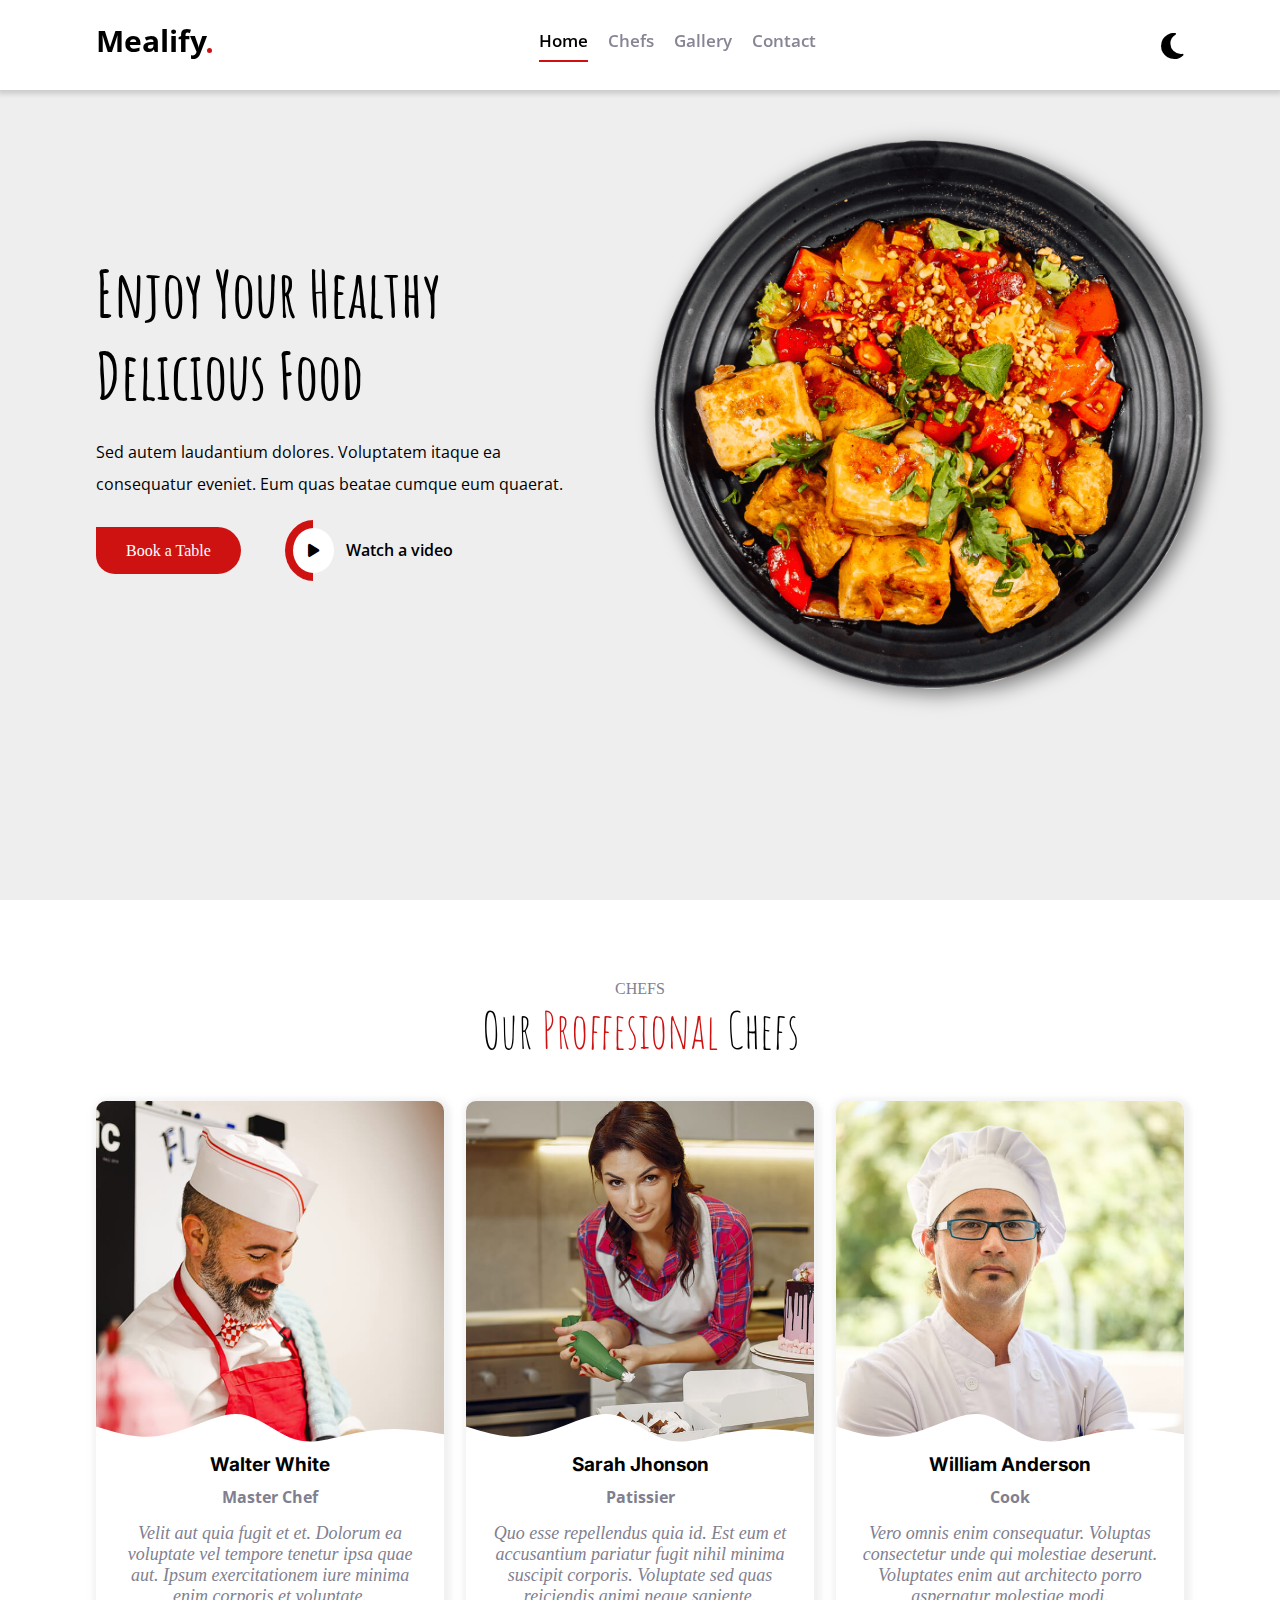
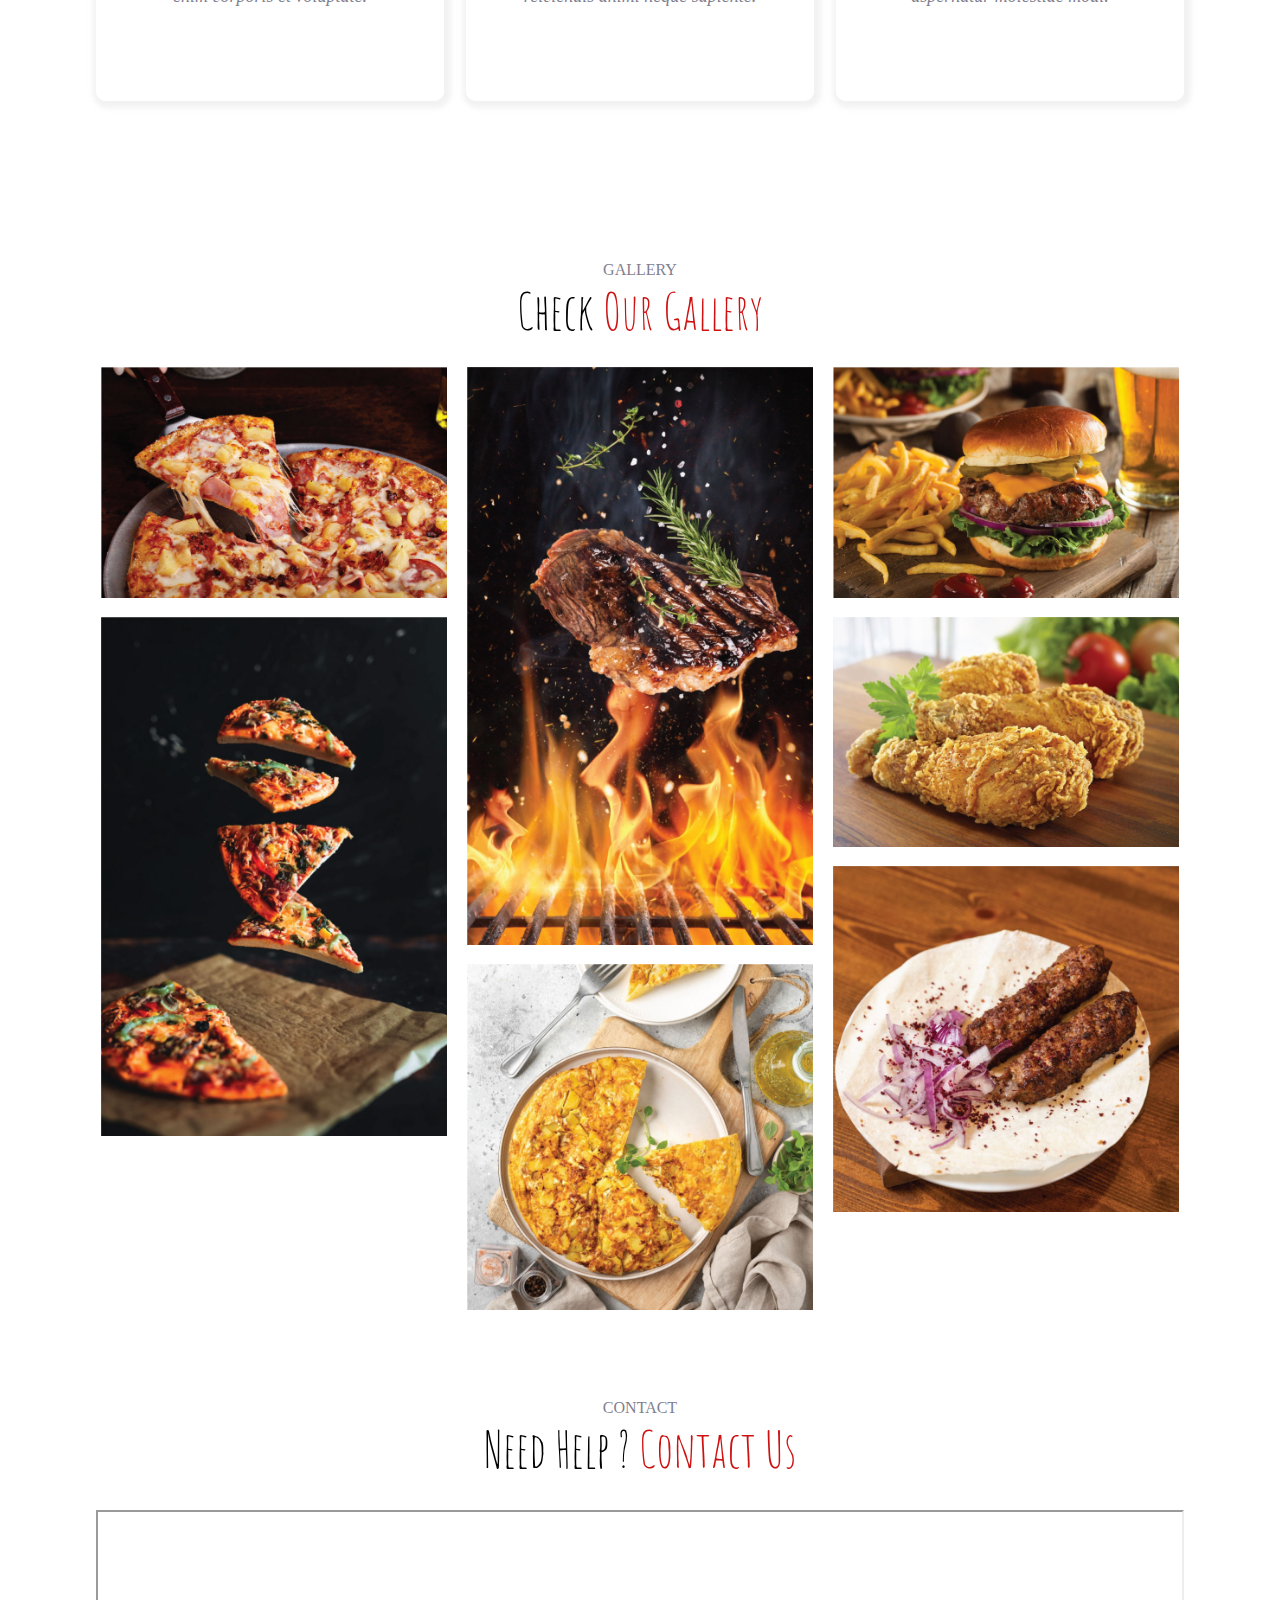
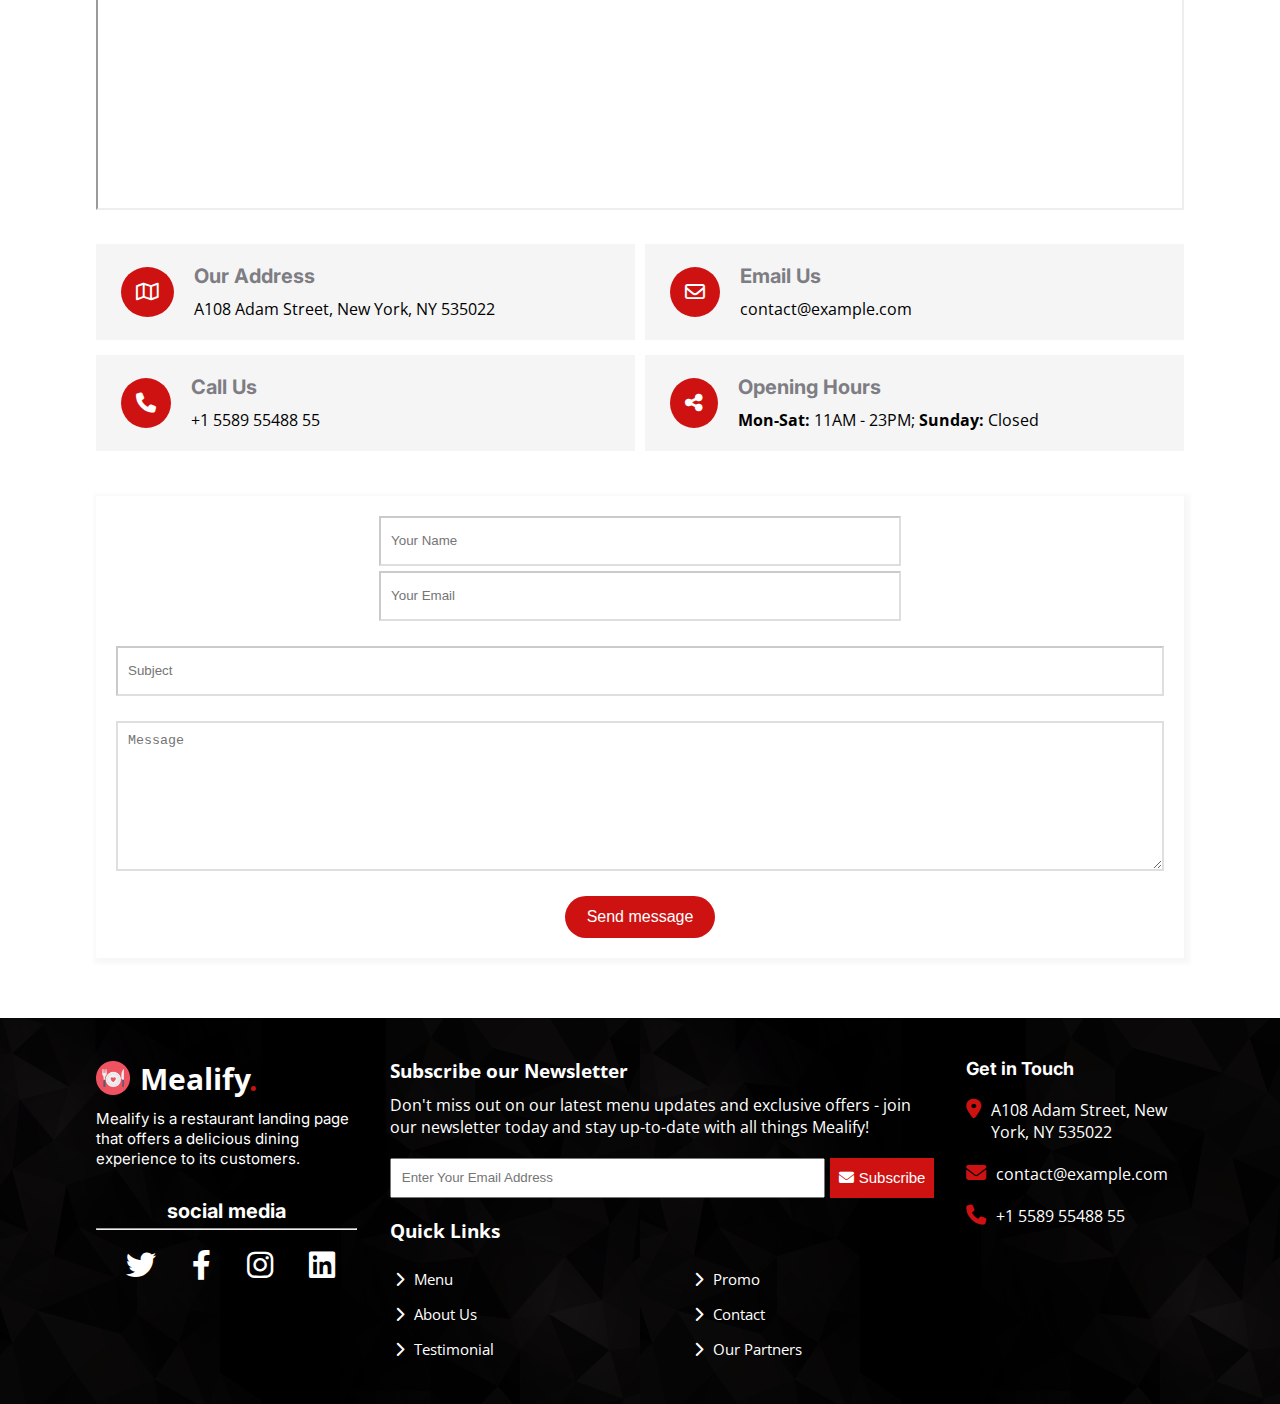
<file: assignment4/index.html>
<!DOCTYPE html>
<html lang="en">
<head>
    <meta charset="UTF-8">
    <meta http-equiv="X-UA-Compatible" content="IE=edge">
    <meta name="viewport" content="width=device-width, initial-scale=1.0">
    <link rel="icon" href="./images/favicon.png">
    <link rel="stylesheet" href="./css/main.css">
    <link rel="preconnect" href="https://fonts.googleapis.com">
    <link rel="preconnect" href="https://fonts.gstatic.com" crossorigin>
    <link href="https://fonts.googleapis.com/css2?family=Amatic+SC:wght@400;700&display=swap" rel="stylesheet">
    <link href="https://fonts.googleapis.com/css2?family=Amatic+SC:wght@400;500;600;700&family=Inter:wght@700&display=swap" rel="stylesheet">
    <link href="https://fonts.googleapis.com/css2?family=Open+Sans:wght@400;600;700&display=swap" rel="stylesheet">
    <link href="https://fonts.googleapis.com/css2?family=Inter:wght@100;400;500&display=swap" rel="stylesheet">
    <link rel="stylesheet" href="./css/all.min.css">
    <link rel="stylesheet" href="./css/responsive.css">
    <title>Mealify</title>
</head>
<body>
    <section id="navbar">
        <div class="container">
            <div class="title">
                <h1 class="addDot"><a href="">Mealify</a></h1>
            </div>
            <ul>
                <li><a href="#home" class="home">Home</a></li>
                <li><a href="#chefs" class="chefs">Chefs</a></li>
                <li><a href="#gallery" class="gallery">Gallery</a></li>
                <li><a href="#contact" class="contact">Contact</a></li>
            </ul>
    
            <div class="DarkBright"> 
                <input type="checkbox" class="toggle" id="toggle">
                <label for="toggle"><i class="fa-solid fa-moon"></i></label>
                <label for="toggle"><i class="fa-regular fa-sun"></i></label>
            </div>

        </div>
    </section>

    <section id="home">
        <div class="container">
            <div class="text">
                <h2 class="head-title">Enjoy Your Healthy <br> Delicious Food</h2>
                <p>Sed autem laudantium dolores. Voluptatem itaque ea consequatur eveniet. Eum quas beatae cumque eum quaerat.</p>
                <a href="#contact" class="as-button">Book a Table</a>
                <a href="http://youtube.com" class="add-circule"> 
                    <div>
                        <i class="fa-sharp fa-solid fa-play"></i>
                    </div>
                    Watch a video
                </a>
            </div>
            <div class="img">
                <img src="./images/hero-img.png" alt="Best Selling dish">
            </div>
        </div>
    </section>

    <section id="chefs">
        <div class="container">
            <div class="head">
                <h2 class="title">CHEFS</h2>
                <h2 class="head-title">Our <span>Proffesional</span> Chefs</h2>
            </div>
            <div class="chef">
                <div class="chef1 shadow">
                    <div class="img">
                        <img src="./images/chefs/chefs-1.jpg" alt="chef walter white">
                        <div class="wave"></div>
                    </div>
                    <div class="info">
                        <div class="icons">
                            <ul>
                                <li><a href="http://twitter.com"><i class="fa-brands fa-twitter"></i></a></li>
                                <li><a href="http://facebook.com"><i class="fa-brands fa-facebook-f"></i></a></li>
                                <li><a href="http://instagram.com"><i class="fa-brands fa-instagram"></i></a></li>
                                <li><a href="http://linkedin.com"><i class="fa-brands fa-linkedin"></i></a></li>
                            </ul>
                        </div>
                        <h3>
                            Walter White
                        </h3>
                        <h4>
                            Master Chef
                        </h4>
                        <p>
                            Velit aut quia fugit et et. Dolorum ea voluptate vel tempore tenetur ipsa quae aut. Ipsum exercitationem iure minima enim corporis et voluptate.
                        </p>
                    </div>
                </div>
                <div class="chef2 shadow">
                    <div class="img">
                        <img src="./images/chefs/chefs-2.jpg" alt="chef Sarah Jhonson">
                    </div>
                    <div class="info">
                        <div class="icons">
                            <ul>
                                <li><a href="http://twitter.com"><i class="fa-brands fa-twitter"></i></a></li>
                                <li><a href="http://facebook.com"><i class="fa-brands fa-facebook-f"></i></a></li>
                                <li><a href="http://instagram.com"><i class="fa-brands fa-instagram"></i></a></li>
                                <li><a href="http://linkedin.com"><i class="fa-brands fa-linkedin"></i></a></li>
                            </ul>
                        </div>
                        <h3>
                            Sarah Jhonson
                        </h3>
                        <h4>
                            Patissier
                        </h4>
                        <p>
                            Quo esse repellendus quia id. Est eum et accusantium pariatur fugit nihil minima suscipit corporis. Voluptate sed quas reiciendis animi neque sapiente.                    
                        </p>
                    </div>
                </div>
                <div class="chef3 shadow">
                    <div class="img">
                        <img src="./images/chefs/chefs-3.jpg" alt="chef William Anderson">
                    </div>
                    <div class="icons">
                        <ul>
                            <li><a href="http://twitter.com"><i class="fa-brands fa-twitter"></i></a></li>
                            <li><a href="http://facebook.com"><i class="fa-brands fa-facebook-f"></i></a></li>
                            <li><a href="http://instagram.com"><i class="fa-brands fa-instagram"></i></a></li>
                            <li><a href="http://linkedin.com"><i class="fa-brands fa-linkedin"></i></a></li>
                        </ul>
                    </div>
                    <div class="info">
                        <h3>
                            William Anderson
                        </h3>
                        <h4>
                            Cook
                        </h4>
                        <p>
                            Vero omnis enim consequatur. Voluptas consectetur unde qui molestiae deserunt. Voluptates enim aut architecto porro aspernatur molestiae modi.
                        </p>
                    </div>
                </div>
            </div>
        </div>
    </section>
    <section id="gallery">
        <div class="head">
            <h2 class="title">GALLERY</h2>
            <h2 class="head-title">Check <span>Our Gallery</span></h2>
        </div>
        <div class="container">
            <div class="meals">
                <div class="column">
                    <div class="meal1">
                        <div class="img">
                            <img src="./images/meals/meal-1.jpg" alt="">
                        </div>
            
                        <div class="layer">
                            <div class="text">
                                <h2>Pizza</h2>
                                <p>Hawaiian pizza with ham and pineapple</p>
                            </div>
                        </div>
                    </div>

                    <div class="meal4">
                        <div class="img">
                            <img src="./images/meals/meal-4.jpg" alt="">
                        </div>
                        
                        <div class="layer">
                            <div class="text">
                            <h2>Levitation pizza</h2>
                            <p>Levitation pizza on black background.</p>
                           </div>
                        </div>
            
                    </div>

                </div>

                <div class="column">

                    <div class="meal2">
                        <div class="img">
                            <img src="./images/meals/meal-2.jpg" alt="">
                        </div>
                        
                        <div class="layer">
                            <div class="text">
                                <h2>Beef steaks</h2>
                                <p>Tasty beef steaks flying above cast iron grate with fire flames.</p>
                            </div>
                        </div>
                    </div>

                    <div class="meal7">
                        <div class="img">
                            <img src="./images/meals/meal-7.jpg" alt="">
                            
                        </div>
                        
                        <div class="layer">
                            <div class="text">
                                <h2>Frittata</h2>
                                <p>Frittata or potato pie in a ceramic plate</p>
                            </div>
                        </div>
                    </div>

                </div>

    
                <div class="column">
                    <div class="meal3">
                        <div class="img">
                            <img src="./images/meals/meal-3.jpg" alt="">
                        </div>
                        
                        <div class="layer">
                            <div class="text">
                                <h2>Burger</h2>
                                <p>grass fed bison hamburger with chips</p>
                            </div>
                        </div>
                    </div>
        
                    <div class="meal5">
                        <div class="img">
                            <img src="./images/meals/meal-5.jpg" alt="">
                        </div>
                        
                        <div class="layer">
                           <div class="text">
                                <h2>Crispy Fried Chicken</h2>
                                <p>Golden brown chicken legs with a crunchy coating and juicy meat</p>
                           </div>
                        </div>
                    </div>
                    
                    <div class="meal6">
                        <div class="img">
                            <img src="./images/meals/meal-6.jpg" alt="">
                        </div>
                        
                        <div class="layer">
                            <div class="text">
                                <h2>Lyulya kebab</h2>
                                <p>Tender and juicy skewers of ground lamb or beef, flavored with aromatic spices and herbs</p>
                            </div>
                        </div>
                    </div>

                </div>
    

                
            </div>
        </div>
    </section>
    <section id="contact"> 
        <div class="container">
            <div class="head">
                <h2 class="title">CONTACT</h2>
                <h2 class="head-title">Need Help ? <span>Contact Us</span></h2>
            </div>
            <div class="map">
                <div class="map">
                    <iframe  src="https://maps.google.com/maps?width=100%25&amp;height=600&amp;hl=en&amp;q=1%20Grafton%20Street,%20Dublin,%20Ireland+(My%20Business%20Name)&amp;t=&amp;z=14&amp;ie=UTF8&amp;iwloc=B&amp;output=embed"><a href="https://www.maps.ie/distance-area-calculator.html">
                        distance maps
                    </a>
                    </iframe>
                </div>
            </div>
            <div class="contact">
                <div class="information">
                    <i class="fa-regular fa-map"></i>
                    <div class="info">
                        <h2>Our Address</h2>
                        <p>A108 Adam Street, New York, NY 535022</p>
                    </div>
                </div>
                <div class="information">
                    <i class="fa-regular fa-envelope"></i>

                    <div class="info">
                        <h2>Email Us</h2>
                        <p>contact@example.com</p>
                    </div>

                </div>
                <div class="information">
                    <i class="fa-solid fa-phone"></i>
                    <div class="info">
                        <h2>Call Us</h2>
                        <p>+1 5589 55488 55</p>
                    </div>


                </div>
                <div class="information">
                    <i class="fa-solid fa-share-nodes"></i>
                    <div class="info">
                        <h2>Opening Hours</h2>
                        <p><span>Mon-Sat:</span> 11AM - 23PM; <span>Sunday:</span> Closed</p>
                    </div>

                </div>
            </div>
            <div class="form shadow">
                <form action="" method="post" class="shadow">
                    <input class="name" type="text" name="name" placeholder="Your Name">
                    <input class="email" type="email" name="email" placeholder="Your Email">
                    <input class="subject" type="text" name="subject" placeholder="Subject">
                    <textarea name="message" placeholder="Message"></textarea>
                    <button type="submit">Send message</button>
                </form>
            </div>
        </div>

    </section>
    <section id="footer">
    <div class="container">
        <div class="logo">
            <div class="favicon">
                <img src="./images/favicon.png" alt="">
                <h2 class="addDot">Mealify</h2>
            </div>
            <div class="info">
                <p>Mealify is a restaurant landing page that offers a delicious dining experience to its customers.</p>
            </div>
            <div class="social-media">
                <h3>social media</h3>
                <hr>
                <ul>
                    <li><a href="http://twitter.com"><i class="fa-brands fa-twitter"></i></a></li>
                    <li><a href="http://facebook.com"><i class="fa-brands fa-facebook-f"></i></a></li>
                    <li><a href="http://instagram.com"><i class="fa-brands fa-instagram"></i></a></li>
                    <li><a href="http://linkedin.com"><i class="fa-brands fa-linkedin"></i></a></li>
                </ul>
            </div> 
        </div>

        <div class="Subscribe">
            <div class="info">
                <h3>            Subscribe our Newsletter            </h3>
                <p>Don't miss out on our latest menu updates and exclusive offers - join our newsletter today and stay up-to-date with all things Mealify!</p>
            </div>
            <div class="form">
                <form action="">
                    <input type="text" name="email" placeholder="Enter Your Email Address">
                    <button type="submit"><i class="fa-solid fa-envelope"></i>Subscribe</button>
                </form>
            </div>
            <div class="quick-links">
                <h3>Quick Links</h3>
                <ul>
                    <li><a href=""><i class="fa-solid fa-chevron-right"></i>Menu</a></li>
                    <li><a href=""><i class="fa-solid fa-chevron-right"></i>Promo</a></li>
                    <li><a href=""><i class="fa-solid fa-chevron-right"></i>About Us</a></li>
                    <li><a href=""><i class="fa-solid fa-chevron-right"></i>Contact</a></li>
                    <li><a href=""><i class="fa-solid fa-chevron-right"></i>Testimonial</a></li>
                    <li><a href=""><i class="fa-solid fa-chevron-right"></i>Our Partners</a></li>
                </ul>
            </div>
        </div>

        <div class="contact-us">
            <h3>Get in Touch</h3>
            <div>
                <i class="fa-solid fa-location-dot"></i>
                <p>A108 Adam Street, New York, NY 535022</p>
            </div>
            <div>
                <i class="fa-solid fa-envelope"></i><p>contact@example.com</p>
            </div>
            <div>
                <i class="fa-solid fa-phone"></i><p>+1 5589 55488 55</p>
            </div>
        </div>
    </div>
    </section>
</body>
</html>
</file>
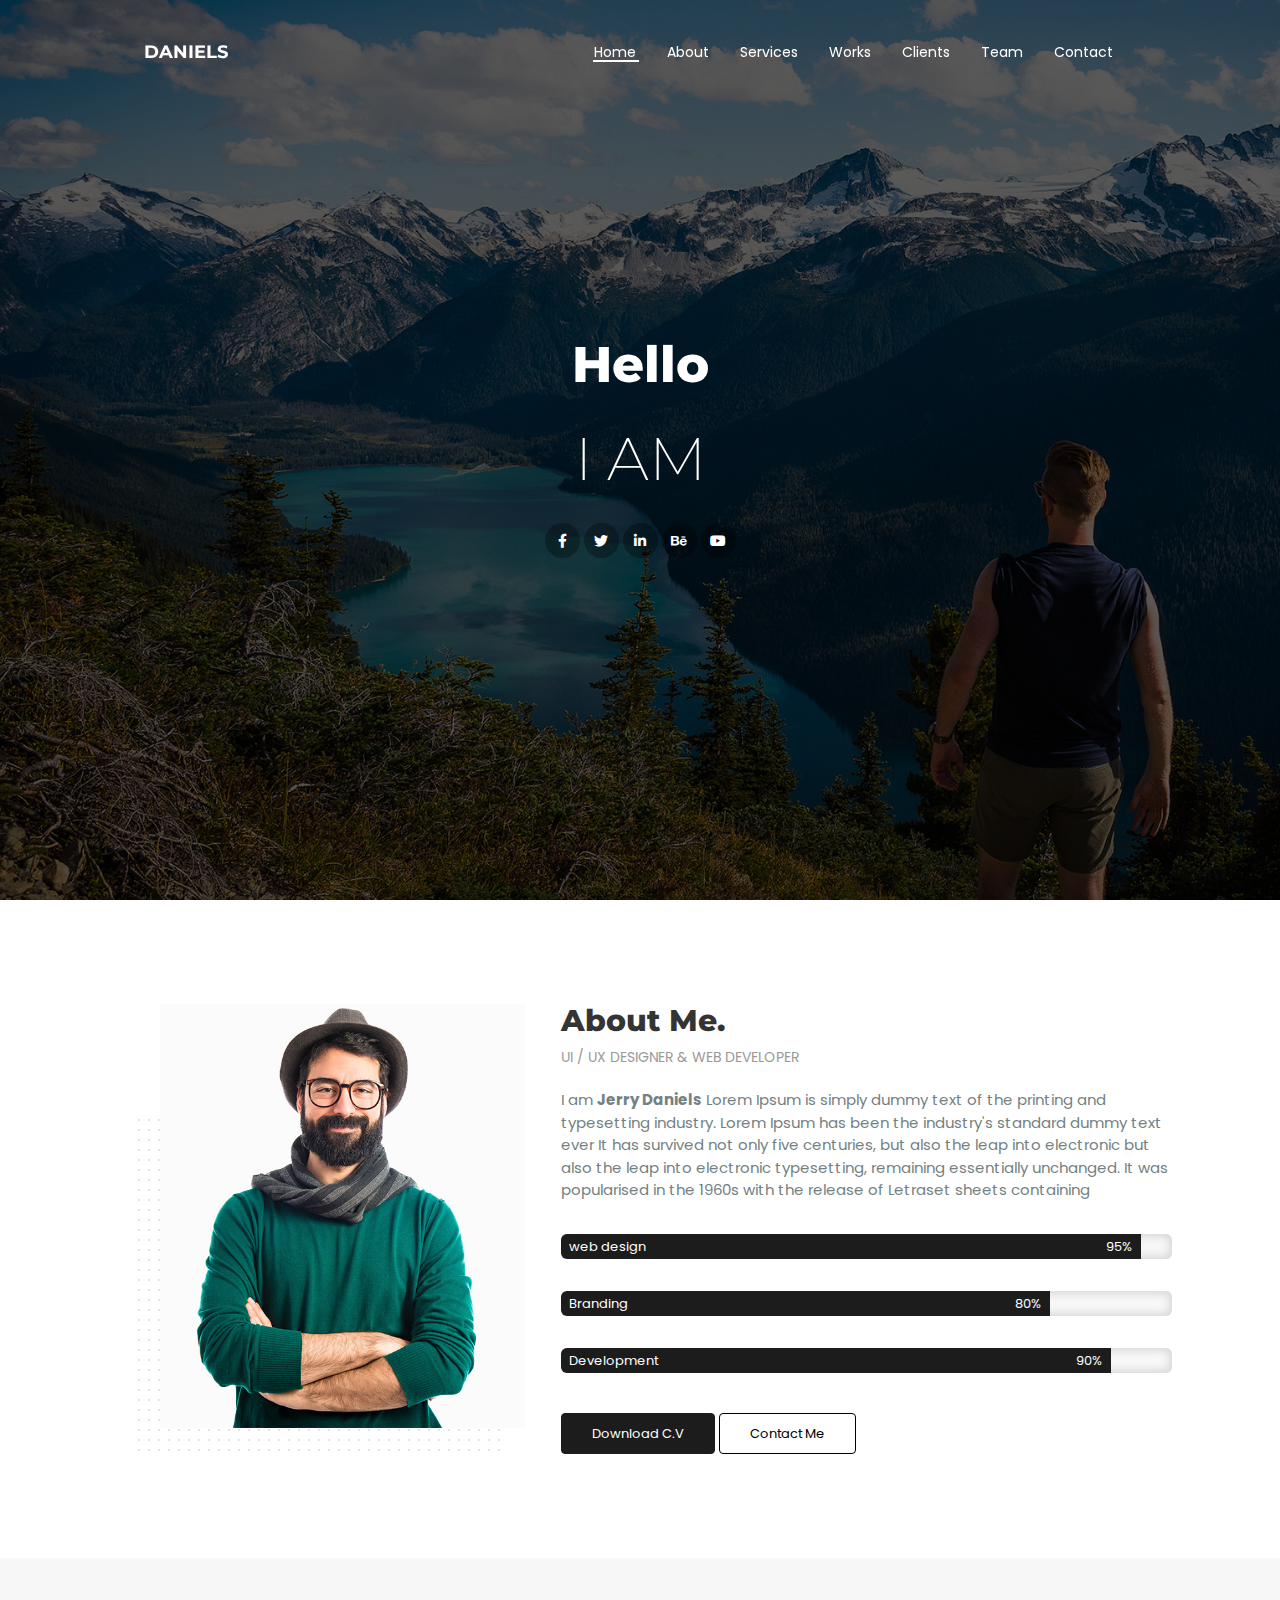
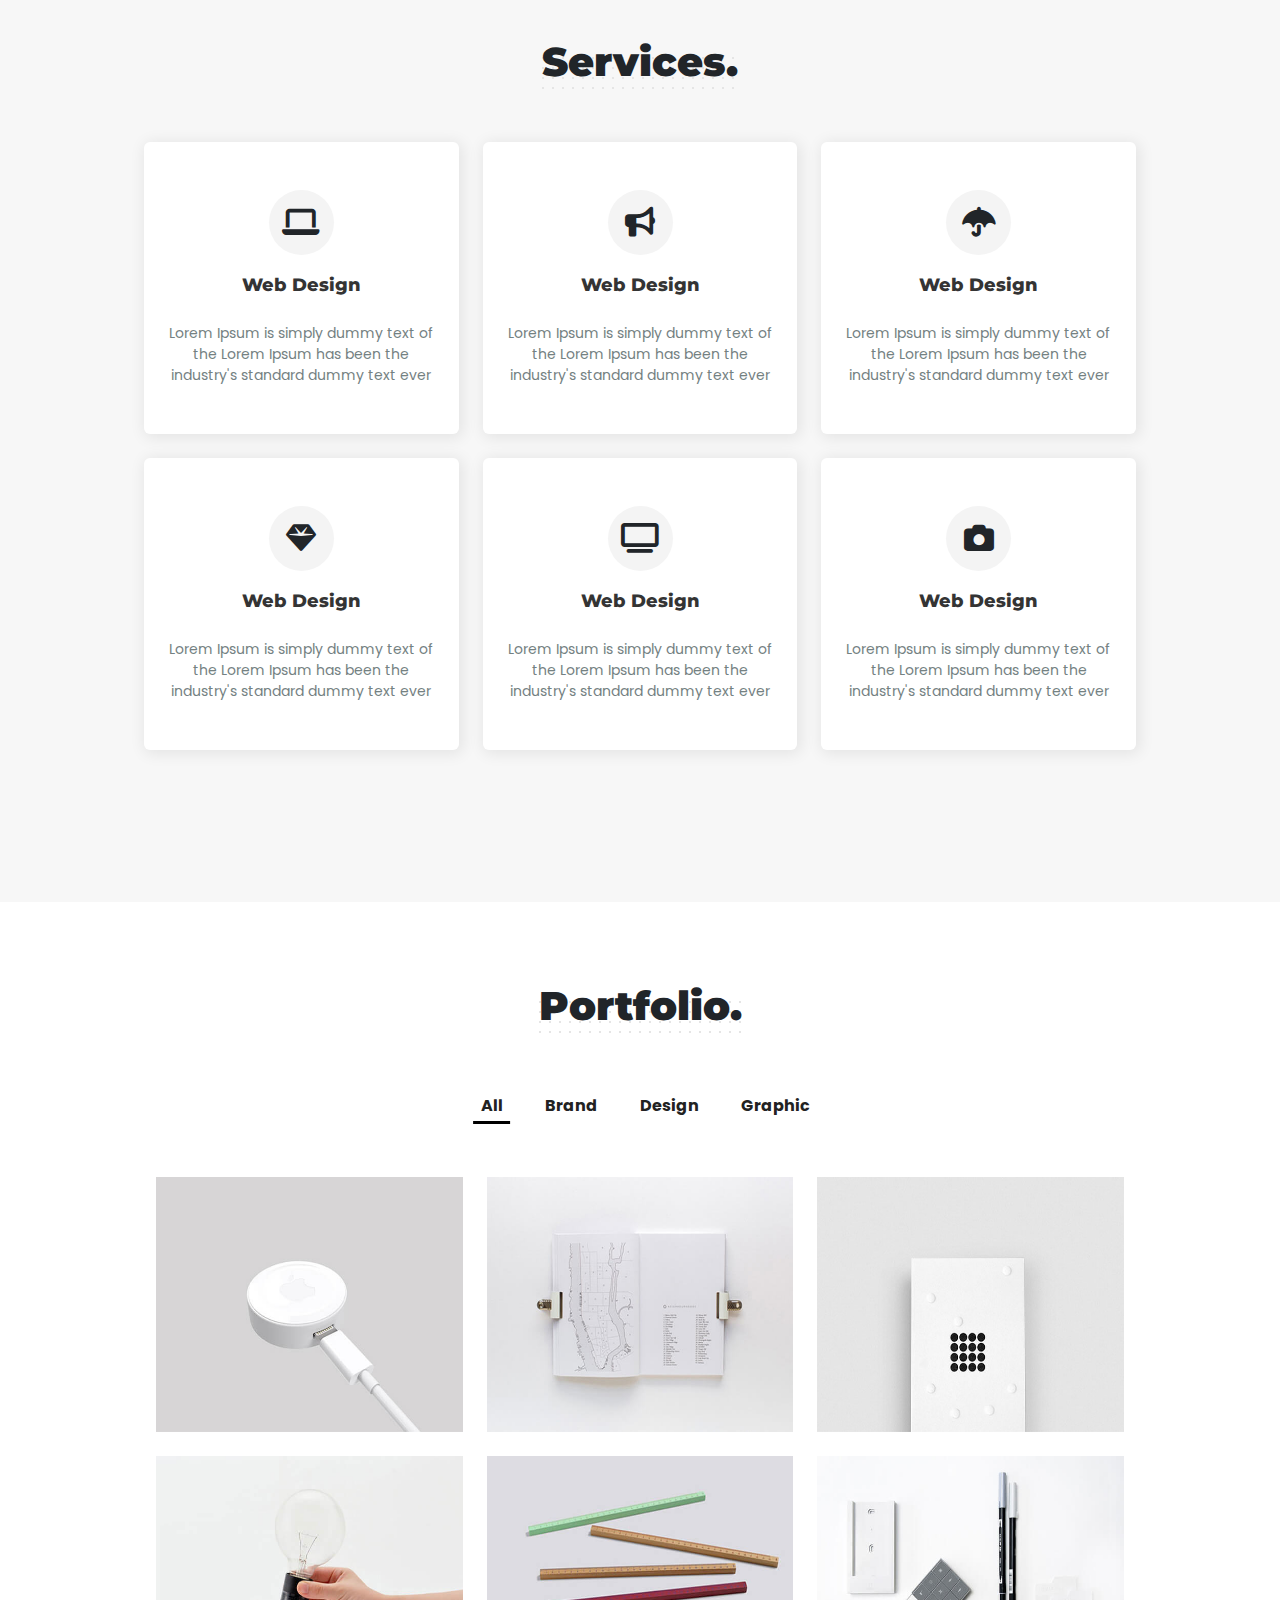
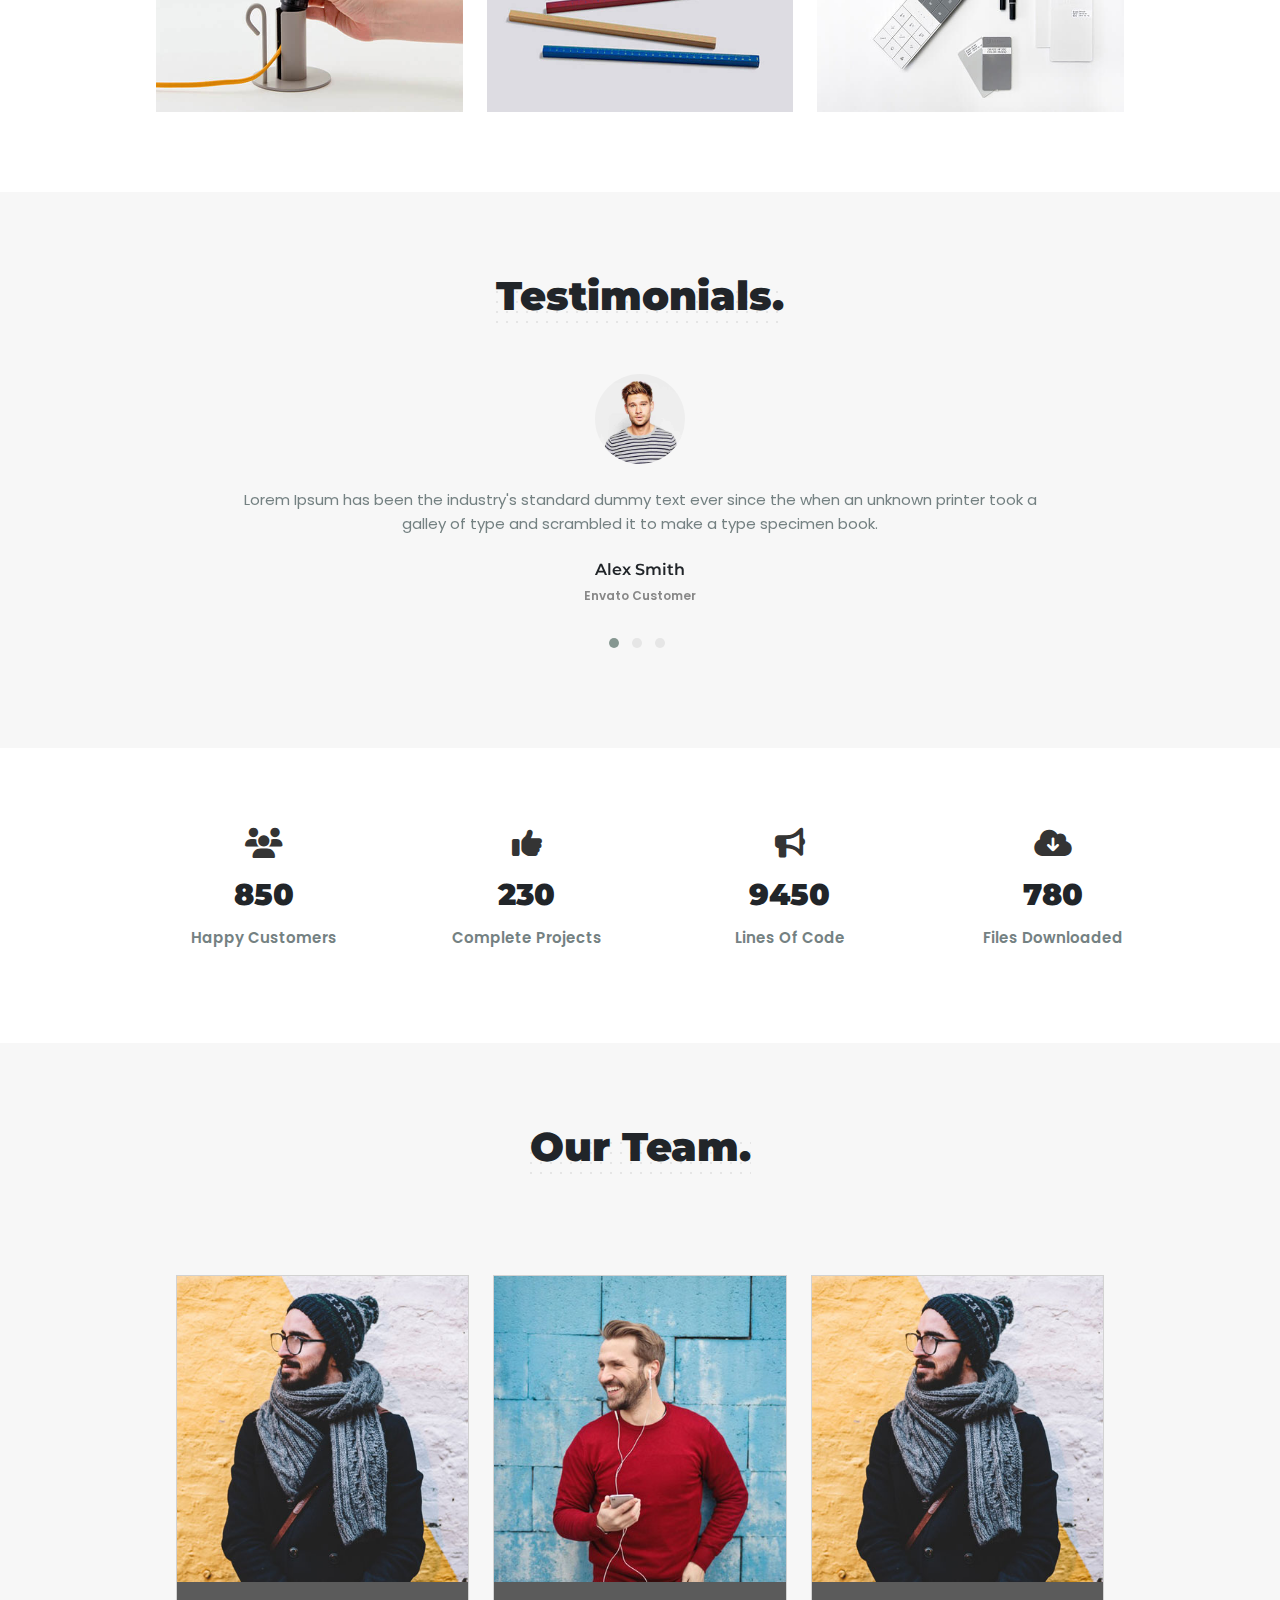
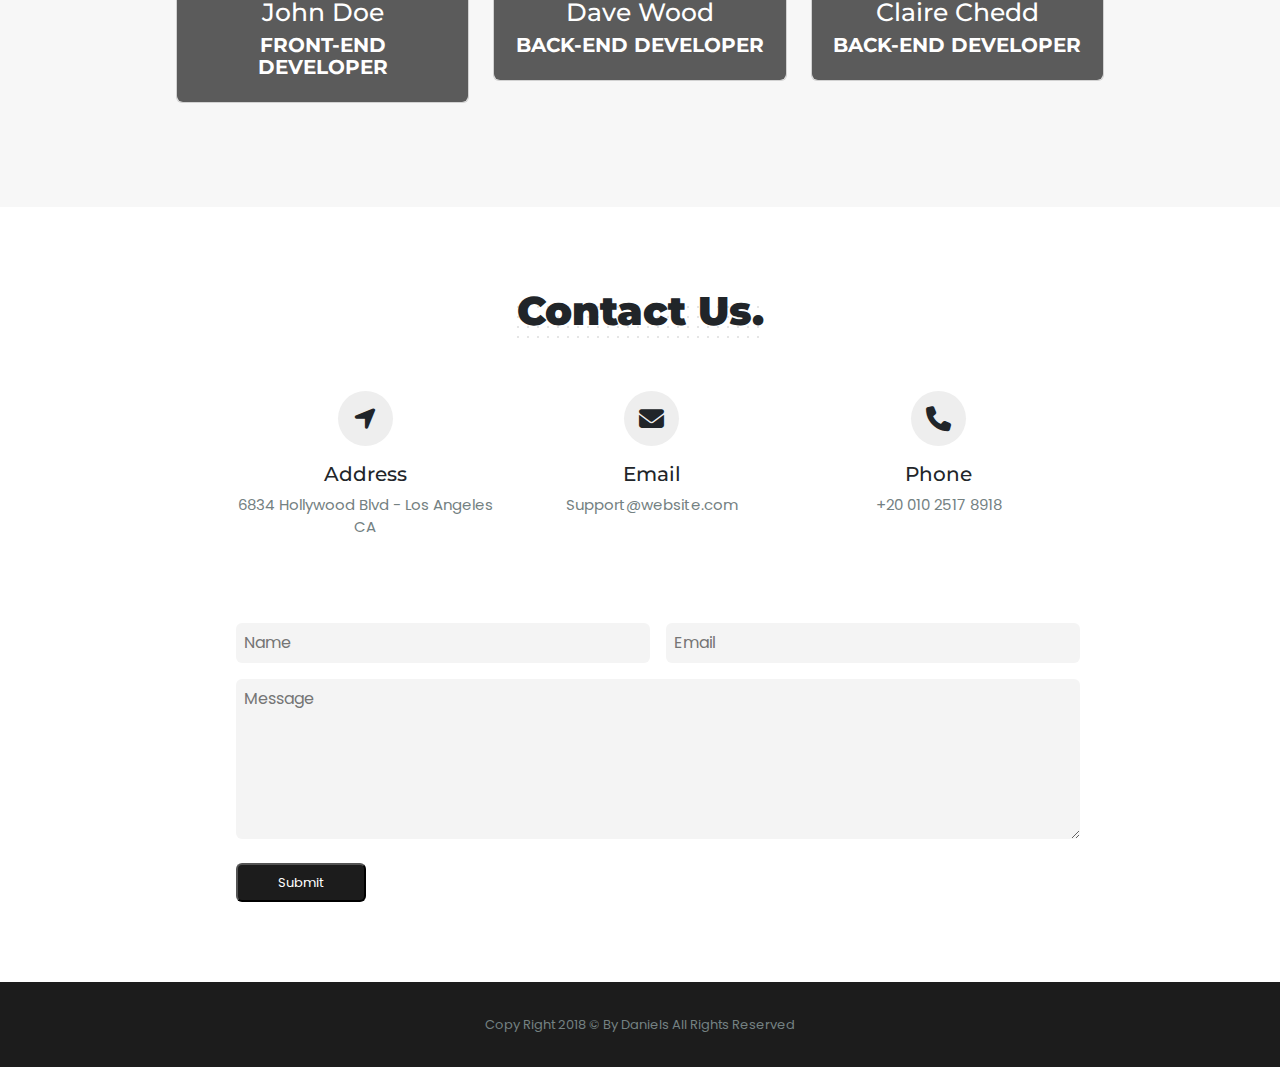
<file: bootstrapExam/index.html>
<!DOCTYPE html>
<html lang="en">
<head>
    <meta charset="UTF-8">
    <meta name="viewport" content="width=device-width, initial-scale=1.0">

    <link href="https://fonts.googleapis.com/css2?family=Montserrat:wght@200;500;800;900&display=swap" rel="stylesheet">
    <link href="https://fonts.googleapis.com/css2?family=Poppins:wght@400;500;600;800&display=swap" rel="stylesheet">

    <link rel="stylesheet" href="./css/all.min.css">
    <link rel="stylesheet" href="./css/bootstrap.min.css">
    <link rel="stylesheet" href="./css/main.css">
    <link rel="stylesheet" href="./css/responsive.css">

    <link rel="shortcut icon" href="./img/favicon.ico" type="image/x-icon">
    

    <title>Daniels</title>

</head>
<body data-bs-spy="scroll" data-bs-target="#navbar-example">


    <!-- :-----------------:HEADER:-----------------: -->
    <header class="fixed-top " id="navbar-example">
        <nav class="navbar navbar-expand-md" id="navbar-example">
          <div class="container py-lg-4 px-lg-5 position-relative">
              <a class="navbar-brand fw-bolder text-uppercase" href="#">Daniels</a>

            <div class="navToggle ms-auto d-none">
              <div class="form-check">
                <input class="form-check-input d-none" type="checkbox" value="" id="navtoggle">
                <label class="form-check-label" for="navtoggle">
                  <span class="border border-2 border-dark pt-2"><i class="fa-solid fa-bars fs-3 px-2 text-white"></i></span>
                </label>
              </div>

              </div>
            <div class="collapse-navbar-collapse" id="navbarSupportedContent navbar-example">
              <ul class="navbar-nav" id="navbar-example">
                <li class="nav-item">
                  <a class="nav-link active home" aria-current="page" href="#home">Home</a>
                </li>
                <li class="nav-item">
                  <a class="nav-link" href="#about">About</a>
                </li>
                <li class="nav-item">
                  <a class="nav-link" href="#Services">Services</a>
                </li>
                <li class="nav-item">
                  <a class="nav-link" href="#Portfolio">Works</a>
                </li>
                <li class="nav-item">
                  <a class="nav-link" href="#Testimonials">Clients</a>
                </li>
                <li class="nav-item d-none">
                  <a class="nav-link" href="#Clients">Clients</a>
                </li>
                <li class="nav-item">
                  <a class="nav-link" href="#Team">Team</a>
                </li>
                <li class="nav-item">
                  <a class="nav-link" href="#Contact">Contact</a>
                </li>
              </ul>

            </div>
          </div>
        </nav>
    </header>  
    <!-- :-----------------:END Header:-----------------: --> 


    <!-- :-----------------:HOME:-----------------: -->
    <section id="home" class="top-0 position-relative text-white">

      <div class="container vh-100 d-flex justify-content-center align-items-center flex-column">
            <h2>Hello</h2>
            <h1 class="d-block">I AM <span class="fw-bolder"></span></h1>

            <div class="icons">
              
              <a href="" class="text-white">
                <span><i class="fa-brands fa-facebook-f position-absolute top-50 start-50"></i></span>
              </a>
              <a href="" class="text-white">
                <span><i class="fa-brands fa-twitter position-absolute top-50 start-50"></i></span>
              </a>
              <a href="" class="text-white">
                <span><i class="fa-brands fa-linkedin-in position-absolute top-50 start-50"></i></span>
              </a>
              <a href="" class="text-white">
                <span><i class="fa-brands fa-behance position-absolute top-50 start-50"></i></span>
              </a>
              <a href="" class="text-white">
                <span><i class="fa-brands fa-youtube position-absolute top-50 start-50"></i></span>
              </a>
              
            </div>
  
      </div>
    </section>
    <!-- :-----------------:END Home:-----------------: --> 


    <!-- :-----------------:ABOUT:-----------------: -->
    <section id="about" class=" bg-white">
      <div class="container py-4">
          <div class="row row-gap-5">
            <div class="col-12 col-md-12 col-lg-5">
              <div class="img  position-relative z-3">
                <img src="./img/hero.jpg" alt="" class="img-fluid">
              </div>
            </div>
            <div class="col-12 col-md-12 col-lg-7">
              <div>
                <div class="about">
                  <h2>About Me.</h2>
                  <span>UI / UX DESIGNER & WEB DEVELOPER</span>
                  
                </div>
                <div>
                  <p>I am <span class="fw-bold">Jerry Daniels</span>  Lorem Ipsum is simply dummy text of the printing and typesetting industry. Lorem Ipsum has been the industry's standard dummy text ever It has survived not only five centuries, but also the leap into electronic but also the leap into electronic typesetting, remaining essentially unchanged. It was popularised in the 1960s with the release of Letraset sheets containing</p>
                  
                  <div class="py-3">
                    <div class="progress">
                      <div class="progress-bar d-flex flex-row justify-content-between px-2" role="progressbar" style="width: 95%;" aria-valuenow="95" aria-valuemin="0" aria-valuemax="100">
                        <div class="skill">web design</div>
                        <div class="percentage">95%</div>
                      </div>
                    </div>
                  </div>
                  <div class="py-3">
                    <div class="progress">
                      <div class="progress-bar d-flex flex-row justify-content-between px-2" role="progressbar" style="width: 80%;" aria-valuenow="80" aria-valuemin="0" aria-valuemax="100">
                        <div class="skill">Branding</div>
                        <div class="percentage">80%</div>
                      </div>
                    </div>
                  </div>
                  <div class="py-3">
                    <div class="progress">
                      <div class="progress-bar d-flex flex-row justify-content-between px-2" role="progressbar" style="width: 90%;" aria-valuenow="90" aria-valuemin="0" aria-valuemax="100">
                        <div class="skill">Development</div>
                        <div class="percentage">90%</div>
                      </div>
                    </div>
                  </div>
      
  
                  <div class="mt-4">
                    <button class="border-0 text-white rounded-1 border border-1  btn-1">Download C.V</button>
                    <button class="bg-white text-black rounded-1 border border-1  border-black border-1 btn-2">Contact Me</button>
                  </div>
                </div>
              </div>
            </div>

            
          </div>
      </div>
    </section>
    <!-- :-----------------:END About:-----------------: --> 


    <!-- :-----------------:ABOUT:-----------------: -->
    <section id="Services"> 

      <div class="container px-lg-5">
        <div class="head m-auto text-center">
          <h2>Services.</h2>
        </div>


        <div class="row row-cols-1 row-cols-lg-3 text-center justify-content-center py-lg-5 row-gap-lg-0 row-gap-3">

          <div class="col">
            <div class="py-5 bg-white border-0 card mb-sm-4">
              <span class="rounded-circle m-auto"><i class="fa-solid fa-laptop fs-3 position-relative top-50" ></i></span>
              <h3>Web Design</h3>
              <p class="text-center m-auto px-4">Lorem Ipsum is simply dummy text of the Lorem Ipsum has been the industry's standard dummy text ever</p>
            </div>
          </div>

          <div class="col">
            <div class="py-5 bg-white border-0 card mb-sm-4">
              <span class="rounded-circle m-auto"><i class="fa-solid fa-bullhorn fs-3 position-relative top-50" ></i></span>
              <h3>Web Design</h3>
              <p class="text-center m-auto px-4">Lorem Ipsum is simply dummy text of the Lorem Ipsum has been the industry's standard dummy text ever</p>
            </div>
          </div>

          <div class="col">
            <div class="py-5 bg-white border-0 card mb-sm-4">
              <span class="rounded-circle m-auto"><i class="fa-solid fa-umbrella fs-3 position-relative top-50" ></i></span>
              <h3>Web Design</h3>
              <p class="text-center m-auto px-4">Lorem Ipsum is simply dummy text of the Lorem Ipsum has been the industry's standard dummy text ever</p>
            </div>
          </div>

          <div class="col">
            <div class="py-5 bg-white border-0 card mb-sm-4">
              <span class="rounded-circle m-auto"><i class="fa-solid fa-gem fs-3 position-relative top-50" ></i></span>
              <h3>Web Design</h3>
              <p class="text-center m-auto px-4">Lorem Ipsum is simply dummy text of the Lorem Ipsum has been the industry's standard dummy text ever</p>
            </div>
          </div>

          <div class="col">
            <div class="py-5 bg-white border-0 card mb-sm-4">
              <span class="rounded-circle m-auto"><i class="fa-solid fa-television fs-3 position-relative top-50" ></i></span>
              <h3>Web Design</h3>
              <p class="text-center m-auto px-4">Lorem Ipsum is simply dummy text of the Lorem Ipsum has been the industry's standard dummy text ever</p>
            </div>
          </div>

          <div class="col">
            <div class="py-5 bg-white border-0 card mb-sm-4">
              <span class="rounded-circle m-auto"><i class="fa-solid fa-camera fs-3 position-relative top-50" ></i></span>
              <h3>Web Design</h3>
              <p class="text-center m-auto px-4">Lorem Ipsum is simply dummy text of the Lorem Ipsum has been the industry's standard dummy text ever</p>
            </div>
          </div>

        </div>
        
      </div>

    </section>
    <!-- :-----------------:END Services:-----------------: --> 


    <!-- :-----------------:Portfolio:-----------------: -->  
    <section id="Portfolio">
      <div class="head text-center">
        <h2>Portfolio.</h2>
      </div>
      <div class="container pt-5">
        <ul class="nav nav-pills justify-content-center mb-3" id="pills-tab" role="tablist">
          <li class="nav-item" role="presentation">
            <button class="nav-link active bg-transparent text-black" id="pills-all-tab" data-bs-toggle="pill" data-bs-target="#pills-all" type="button" role="tab" aria-controls="pills-all" aria-selected="true">All</button>
          </li>
          <li class="nav-item" role="presentation">
            <button class="nav-link bg-transparent" id="pills-brand-tab" data-bs-toggle="pill" data-bs-target="#pills-brand" type="button" role="tab" aria-controls="pills-brand" aria-selected="false">Brand</button>
          </li>
          <li class="nav-item" role="presentation">
            <button class="nav-link bg-transparent" id="pills-design-tab" data-bs-toggle="pill" data-bs-target="#pills-design" type="button" role="tab" aria-controls="pills-design" aria-selected="false">Design</button>
          </li>
          <li class="nav-item" role="presentation">
            <button class="nav-link bg-transparent" id="pills-graphic-tab" data-bs-toggle="pill" data-bs-target="#pills-graphic" type="button" role="tab" aria-controls="pills-graphic" aria-selected="false">Graphic</button>
          </li>
  
      </ul>
      <div class="tab-content" id="pills-tabContent">
          <div class="tab-pane fade show active" id="pills-all" role="tabpanel" aria-labelledby="pills-all-tab" tabindex="0">
  
                      <div class="row row-gap-4 row-cols-1 row-cols-md-2 row-cols-lg-3 px-lg-5">
                        
                        <div class="col position-relative d-flex justify-content-center align-items-center img">
                          <img src="./img/portfolio/1.jpg" alt="" class="img-fluid">
      
                          <div class="layer position-absolute">
      
                            <div class="top-50 info">
                              <h4>WEB DESIGN</h4>
                              <span><a href="#0"><i class="fa-solid fa-link-slash "></i></a></span>
                              <span><a href=""><i class="fa-solid fa-magnifying-glass-plus"></i></a></span>
                            </div>
      
                          </div>
                          
                        </div>
                        <div class="col position-relative d-flex justify-content-center align-items-center img">
                          <img src="./img/portfolio/2.jpg" alt="" class="img-fluid">
      
                          <div class="layer position-absolute">
      
                            <div class="top-50 info">
                              <h4>WEB DESIGN</h4>
                              <span>
                                <a href="#0"><i class="fa-solid fa-link-slash"></i></a>
                                <a href=""><i class="fa-solid fa-magnifying-glass-plus"></i></a>
                              </span>
                            </div>
      
                          </div>
                          
                        </div>
                        <div class="col position-relative d-flex justify-content-center align-items-center img">
                          <img src="./img/portfolio/3.jpg" alt="" class="img-fluid">
      
                          <div class="layer position-absolute">
      
                            <div class="top-50 info">
                              <h4>WEB DESIGN</h4>
                              <span>
                                <a href="#0"><i class="fa-solid fa-link-slash"></i></a>
                                <a href=""><i class="fa-solid fa-magnifying-glass-plus"></i></a>
                              </span>
                            </div>
      
                          </div>
                          
                        </div>
                        <div class="col position-relative d-flex justify-content-center align-items-center img">
                          <img src="./img/portfolio/4.jpg" alt="" class="img-fluid">
      
                          <div class="layer position-absolute">
      
                            <div class="top-50 info">
                              <h4>WEB DESIGN</h4>
                              <span>
                                <a href="#0"><i class="fa-solid fa-link-slash"></i></a>
                                <a href=""><i class="fa-solid fa-magnifying-glass-plus"></i></a>
                              </span>
                            </div>
      
                          </div>
                          
                        </div>
                        <div class="col position-relative d-flex justify-content-center align-items-center img">
                          <img src="./img/portfolio/5.jpg" alt="" class="img-fluid">
      
                          <div class="layer position-absolute">
      
                            <div class="top-50 info">
                              <h4>WEB DESIGN</h4>
                              <span>
                                <a href="#0"><i class="fa-solid fa-link-slash"></i></a>
                                <a href=""><i class="fa-solid fa-magnifying-glass-plus"></i></a>
                              </span>
                            </div>
      
                          </div>
                          
                        </div>
                        <div class="col position-relative d-flex justify-content-center align-items-center img">
                          <img src="./img/portfolio/6.jpg" alt="" class="img-fluid">
      
                          <div class="layer position-absolute">
      
                            <div class="top-50 info">
                              <h4>WEB DESIGN</h4>
                              <span>
                                <a href="#0"><i class="fa-solid fa-link-slash"></i></a>
                                <a href=""><i class="fa-solid fa-magnifying-glass-plus"></i></a>
                              </span>
                            </div>
      
                          </div>
                          
                        </div>
      
                      </div>
  
          </div>
          <div class="tab-pane fade" id="pills-brand" role="tabpanel" aria-labelledby="pills-brand-tab" tabindex="0">
              <div class="row">
  
                  <div class="col-12">
                      <div class="row row-gap-4 row-cols-1 row-cols-md-2 row-cols-lg-3 justify-content-center px-lg-5">
                      
                        <div class="col position-relative d-flex justify-content-center align-items-center img">
                          <img src="./img/portfolio/4.jpg" alt="" class="img-fluid">
      
                          <div class="layer position-absolute">
      
                            <div class="top-50 info">
                              <h4>WEB DESIGN</h4>
                              <span>
                                <i class="fa-solid fa-link-slash"></i>
                                <i class="fa-solid fa-magnifying-glass-plus"></i>
                              </span>
                            </div>
      
                          </div>
                          
                        </div>
  
                        <div class="col position-relative d-flex justify-content-center align-items-center img">
                          <img src="./img/portfolio/6.jpg" alt="" class="img-fluid">
      
                          <div class="layer position-absolute">
      
                            <div class="top-50 info">
                              <h4>WEB DESIGN</h4>
                              <span>
                                <i class="fa-solid fa-link-slash"></i>
                                <i class="fa-solid fa-magnifying-glass-plus"></i>
                              </span>
                            </div>
      
                          </div>
                          
                        </div>
      
                      </div>
      
                  </div>
      
              </div>
          </div>
          <div class="tab-pane fade" id="pills-design" role="tabpanel" aria-labelledby="pills-design-tab" tabindex="0">
              <div class="row">
  
                  <div class="col-12">
                      <div class="row row-gap-4 row-cols-1 row-cols-md-2 row-cols-lg-3 justify-content-center px-lg-5">
                        
                        <div class="col position-relative d-flex justify-content-center align-items-center img">
                          <img src="./img/portfolio/2.jpg" alt="" class="img-fluid">
      
                          <div class="layer position-absolute">
      
                            <div class="top-50 info">
                              <h4>WEB DESIGN</h4>
                              <span>
                                <i class="fa-solid fa-link-slash"></i>
                                <i class="fa-solid fa-magnifying-glass-plus"></i>
                              </span>
                            </div>
      
                          </div>
                          
                        </div>
   
                        <div class="col position-relative d-flex justify-content-center align-items-center img">
                          <img src="./img/portfolio/5.jpg" alt="" class="img-fluid">
      
                          <div class="layer position-absolute">
      
                            <div class="top-50 info">
                              <h4>WEB DESIGN</h4>
                              <span>
                                <i class="fa-solid fa-link-slash"></i>
                                <i class="fa-solid fa-magnifying-glass-plus"></i>
                              </span>
                            </div>
      
                          </div>
                          
                        </div>
      
                      </div>
      
                  </div>
      
              </div>
          </div>
          <div class="tab-pane fade" id="pills-graphic" role="tabpanel" aria-labelledby="pills-design-tab" tabindex="0">
              <div class="row">
  
                  <div class="col-12">
                      <div class="row row-gap-4 row-cols-1 row-cols-md-2 row-cols-lg-3 justify-content-center px-lg-5">
                        
                        <div class="col position-relative d-flex justify-content-center align-items-center img">
                          <img src="./img/portfolio/1.jpg" alt="" class="img-fluid">
      
                          <div class="layer position-absolute">
      
                            <div class="top-50 info">
                              <h4>WEB DESIGN</h4>
                              <span><i class="fa-solid fa-link-slash "></i></span>
                              <span><i class="fa-solid fa-magnifying-glass-plus"></i></span>
                            </div>
      
                          </div>
                          
                        </div>
  
                        <div class="col position-relative d-flex justify-content-center align-items-center img">
                          <img src="./img/portfolio/3.jpg" alt="" class="img-fluid">
      
                          <div class="layer position-absolute">
      
                            <div class="top-50 info">
                              <h4>WEB DESIGN</h4>
                              <span>
                                <i class="fa-solid fa-link-slash"></i>
                                <i class="fa-solid fa-magnifying-glass-plus"></i>
                              </span>
                            </div>
      
                          </div>
                          
                        </div>
  
                        <div class="col position-relative d-flex justify-content-center align-items-center img">
                          <img src="./img/portfolio/5.jpg" alt="" class="img-fluid">
      
                          <div class="layer position-absolute">
      
                            <div class="top-50 info">
                              <h4>WEB DESIGN</h4>
                              <span>
                                <i class="fa-solid fa-link-slash"></i>
                                <i class="fa-solid fa-magnifying-glass-plus"></i>
                              </span>
                            </div>
      
                          </div>
                          
                        </div>
  
      
                      </div>
      
                  </div>
      
              </div>
          </div>
      </div>
      </div>
    </section>
    <!-- :-----------------:END Portfolio:-----------------: --> 


    <!-- :-----------------:Testimonials:-----------------: -->  
    <section id="Testimonials">

      <div class="container d-flex flex-column justify-content-center align-items-center pb-5">
        <div class="head">
          <h2>Testimonials.</h2>
        </div>
        

        <div id="carouselExampleIndicators" class="carousel slide text-center" data-bs-ride="true">
          <div class="carousel-indicators">
            <button type="button" data-bs-target="#carouselExampleIndicators" data-bs-slide-to="0" class="active rounded-circle" aria-current="true" aria-label="Slide 1"></button>
            <button type="button" data-bs-target="#carouselExampleIndicators" data-bs-slide-to="1" class="rounded-circle" aria-label="Slide 2"></button>
            <button type="button" data-bs-target="#carouselExampleIndicators" data-bs-slide-to="2" class="rounded-circle" aria-label="Slide 3"></button>
          </div>
          <div class="carousel-inner">
            <div class="carousel-item active">
              <div class="img">
                <img src="./img/1_New1.jpg" class="rounded-circle" alt="...">
              </div>

              <div class="info">
                <p class="py-4 text-center m-auto">
                  Lorem Ipsum has been the industry's standard dummy text ever since the when an unknown printer took a galley of type and scrambled it to make a type specimen book.
                </p>
              </div>
              <div class="author">
                <h6 class="fs-6 fw-semibold">Alex Smith</h6>
                <p>Envato Customer</p>
              </div>

            </div>
            <div class="carousel-item">
              <img src="./img/1_New1.jpg" class="rounded-circle" alt="...">
              <div class="info">
                <p class="py-4  text-center m-auto ">
                  Lorem Ipsum has been the industry's standard dummy text ever
                  since the when an unknown printer took a galley of type and
                  scrambled it to make a type specimen book.
                </p>
              </div>
              <div class="author">
                <h6 class="fs-6 fw-semibold">Alex Smith</h6>
                <p>Envato Customer</p>
              </div>
            </div>
            <div class="carousel-item ">
              <img src="./img/1_New1.jpg" class="rounded-circle" alt="...">
              <div class="info">
                <p class="py-4  text-center m-auto ">
                  Lorem Ipsum has been the industry's standard dummy text ever since the when an unknown printer took a galley of type and scrambled it to make a type specimen book.
                </p>
              </div>
              <div class="author">
                <h6 class="fs-6 fw-semibold">Alex Smith</h6>
                <p>Envato Customer</p>
              </div>
            </div>
          </div>

        </div>

      </div>

    </section>
    <!-- :-----------------:END Testimonials:-----------------: -->  


    <!-- :-----------------:Clients:-----------------: -->  
    <section id="Clients">
      <div class="container ps-lg-5">
        <div class="row">

          <div class="col-sm-12 col-md-12 col-lg-3">
            <div class="icon text-center">
              <span><i class="fa-solid fa-users"></i></span>
              <h3 id="counter" class="pt-3">850</p>
              <p>Happy Customers</p>
            </div>
          </div>

          <div class="col-sm-12 col-md-12 col-lg-3">
            <div class="icon text-center">
              <span><i class="fa-solid fa-thumbs-up"></i></span>
              <h3 id="counter" class="pt-3">230</p>
              <p>Complete Projects</p>
            </div>
          </div>

          <div class="col-sm-12 col-md-12 col-lg-3">
            <div class="icon text-center">
              <span><i class="fa-solid fa-bullhorn"></i></span>
              <h3 id="counter" class="pt-3">9450</p>
              <p>Lines Of Code</p>
            </div>
          </div>

          <div class="col-sm-12 col-md-12 col-lg-3">
            <div class="icon text-center">
              <span><i class="fa-solid fa-cloud-arrow-down"></i></span>
              <h3 id="counter" class="pt-3">780</p>
              <p>Files Downloaded</p>
            </div>
          </div>

        </div>
      </div>
    </section>
    <!-- :-----------------:END Clients:-----------------: --> 


    <!-- :-----------------:Team:-----------------: --> 
    <section id="Team">

      <div class="container text-center">
        <div class="head mb-5">
          <h2>Our Team.</h2>
        </div>

        <div class="row row-cols-1 row-cols-md-2 row-cols-lg-3 row-gap-2 pt-5 pb-4">

          <div class="col">
            <div class="card person rounded-top-0">
              <div class="img position-relative d-flex justify-content-center align-items-center overflow-hidden w-100">

                <img class="card-img-top img-fluid rounded-top-0" src="./img/1.jpg" alt="Card image cap">
                <div class="layer position-absolute">
                  <span><i class="fa-brands fa-facebook-f top-50"></i></span>
                  <span><i class="fa-brands fa-twitter top-50"></i></span>
                  <span><i class="fa-brands fa-pinterest top-50"></i></span>
                  <span><i class="fa-brands fa-linkedin top-50"></i></span>
                </div>
                
              </div>
  
              <div class="card-body info rounded-bottom-2 text-white">
                <h3>John Doe</h3>
                <h4>FRONT-END DEVELOPER</h4>
              </div>
            </div>
          </div>
          <div class="col">
            <div class=" card person rounded-top-0">
              <div class="img position-relative d-flex justify-content-center align-items-center overflow-hidden">

                <img class="card-img-top img-fluid rounded-top-0" src="./img/2.jpg" alt="Card image cap">
                <div class="layer position-absolute">
                  <span><i class="fa-brands fa-facebook-f"></i></span>
                  <span><i class="fa-brands fa-twitter"></i></span>
                  <span><i class="fa-brands fa-pinterest"></i></span>
                  <span><i class="fa-brands fa-linkedin"></i></span>
                </div>
                
              </div>
  
              <div class="card-body info rounded-bottom-2 text-white"">
                <h3>Dave Wood</h3>
                <h4>BACK-END DEVELOPER</h4>
              </div>
            </div>
          </div>
          <div class="col">
            <div class=" card  person rounded-top-0">
              <div class="img position-relative d-flex justify-content-center align-items-center overflow-hidden">

                <img class="card-img-top img-fluid rounded-top-0" src="./img/1.jpg" alt="Card image cap">
                <div class="layer position-absolute">
                  <span><i class="fa-brands fa-facebook-f"></i></span>
                  <span><i class="fa-brands fa-twitter"></i></span>
                  <span><i class="fa-brands fa-pinterest"></i></span>
                  <span><i class="fa-brands fa-linkedin"></i></span>
                </div>
                
              </div>
  
              <div class="card-body info rounded-bottom-2 text-white"">
                <h3>Claire Chedd</h3>
                <h4>BACK-END DEVELOPER</h4>
              </div>
            </div>
          </div>

        </div>
      </div>

    </section>
    <!-- :-----------------:END Team:-----------------: --> 


    <!-- :-----------------:Contact:-----------------: --> 
    <section id="Contact">
      <div class="container">
        <div class="row justify-content-center align-items-center text-center m-auto">
          <div class="col-12">
            <div class="head pb-5">
              <h2>Contact Us.</h2>
            </div>
          </div>

          <div class="col-12">
              <div class="container ">
                <div class="row align-items ps-lg-4">
                  <div class="col-sm-12 col-lg-4">

                    <span class="d-inline-block rounded-circle"><i class="fa-solid fa-location-arrow position-relative top-50"></i></span>
                    <div class="info pt-3">
                      <h5>Address</h5>
                      <p>6834 Hollywood Blvd - Los Angeles CA</p>
                    </div>
                    
                  </div>
                  <div class="col-sm-12 col-lg-4">

                    <span class="d-inline-block rounded-circle"><i class="fa-solid fa-envelope position-relative top-50"></i></span>
                    <div class="info pt-3">
                      <h5>Email</h5>
                      <p>Support@website.com</p>
                    </div>

                  </div>
                  <div class="col-sm-12 col-lg-4">

                    <span class="d-inline-block rounded-circle"><i class="fa-solid fa-phone position-relative top-50"></i> </span>
                    <div class="info pt-3">
                      <h5>Phone</h5>
                      <p>+20 010 2517 8918</p>
                    </div>

                  </div>

                </div>
              </div>
          </div>

          <div class="col-sm-12 col-md-12 ps-lg-5 first">
            <form action="" class="d-flex justify-content-between flex-wrap pt-5">
              <input type="text" name="name" placeholder="Name" class="ps-2 bottom-0 rounded-2">
              <input type="text" name="email" placeholder="Email" class="ps-2 bottom-0 rounded-2">
              <textarea name="message" id="message" class="w-100 mt-3 p-2 rounded-2" placeholder="Message"></textarea>
              <button type="submit" class="py-2 mt-4 text-white rounded-2">Submit</button>
            </form>
          </div>
        </div>
      </div>
    </section>
    <!-- :-----------------:END Contact:-----------------: --> 


    <!-- :-----------------:Footer:-----------------: --> 
    <section id="footer">
      <div class="text-center d-flex align-items-center justify-content-center p-3">
        <p class="pt-3">Copy Right 2018 © By Daniels All Rights Reserved</p>
      </div>
    </section>
    <!-- :-----------------:END Footer:-----------------: --> 

    
    <script src="./js/bootstrap.bundle.min.js"></script>


</body>
</html>
</file>
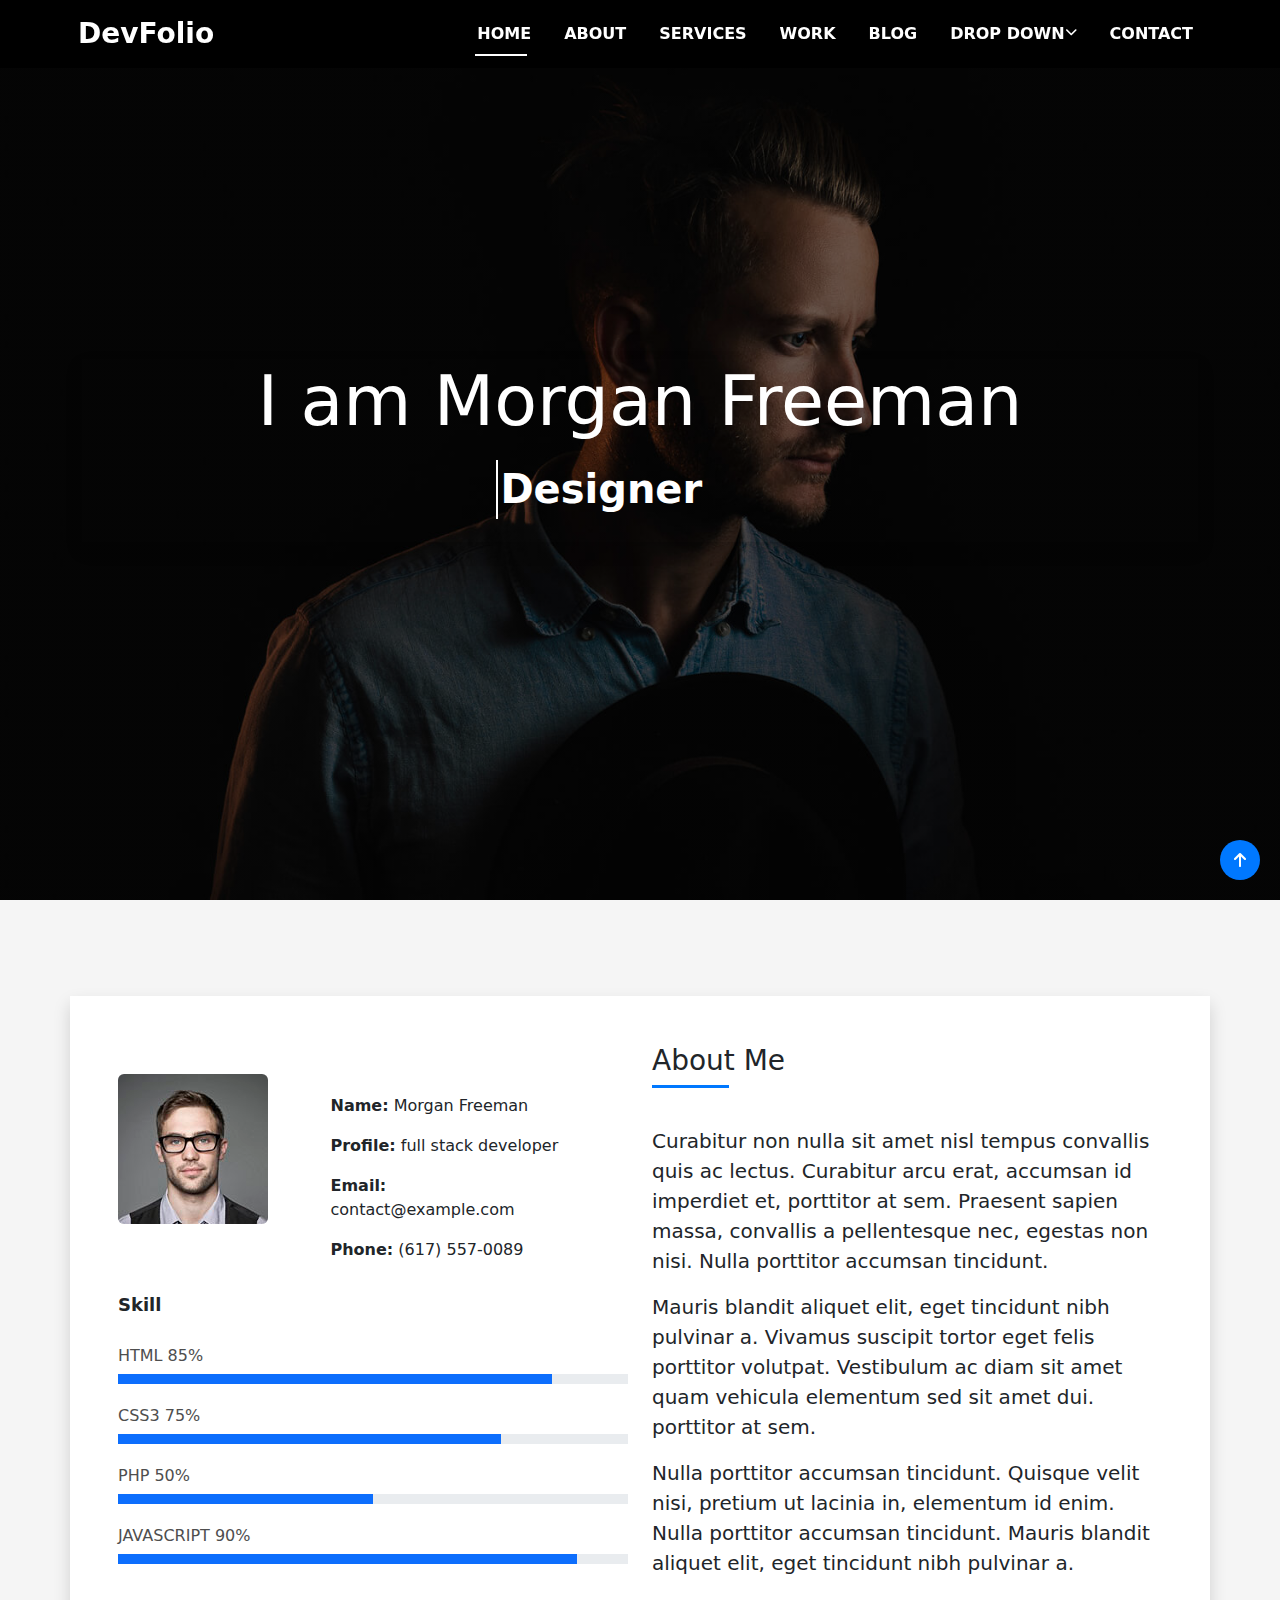
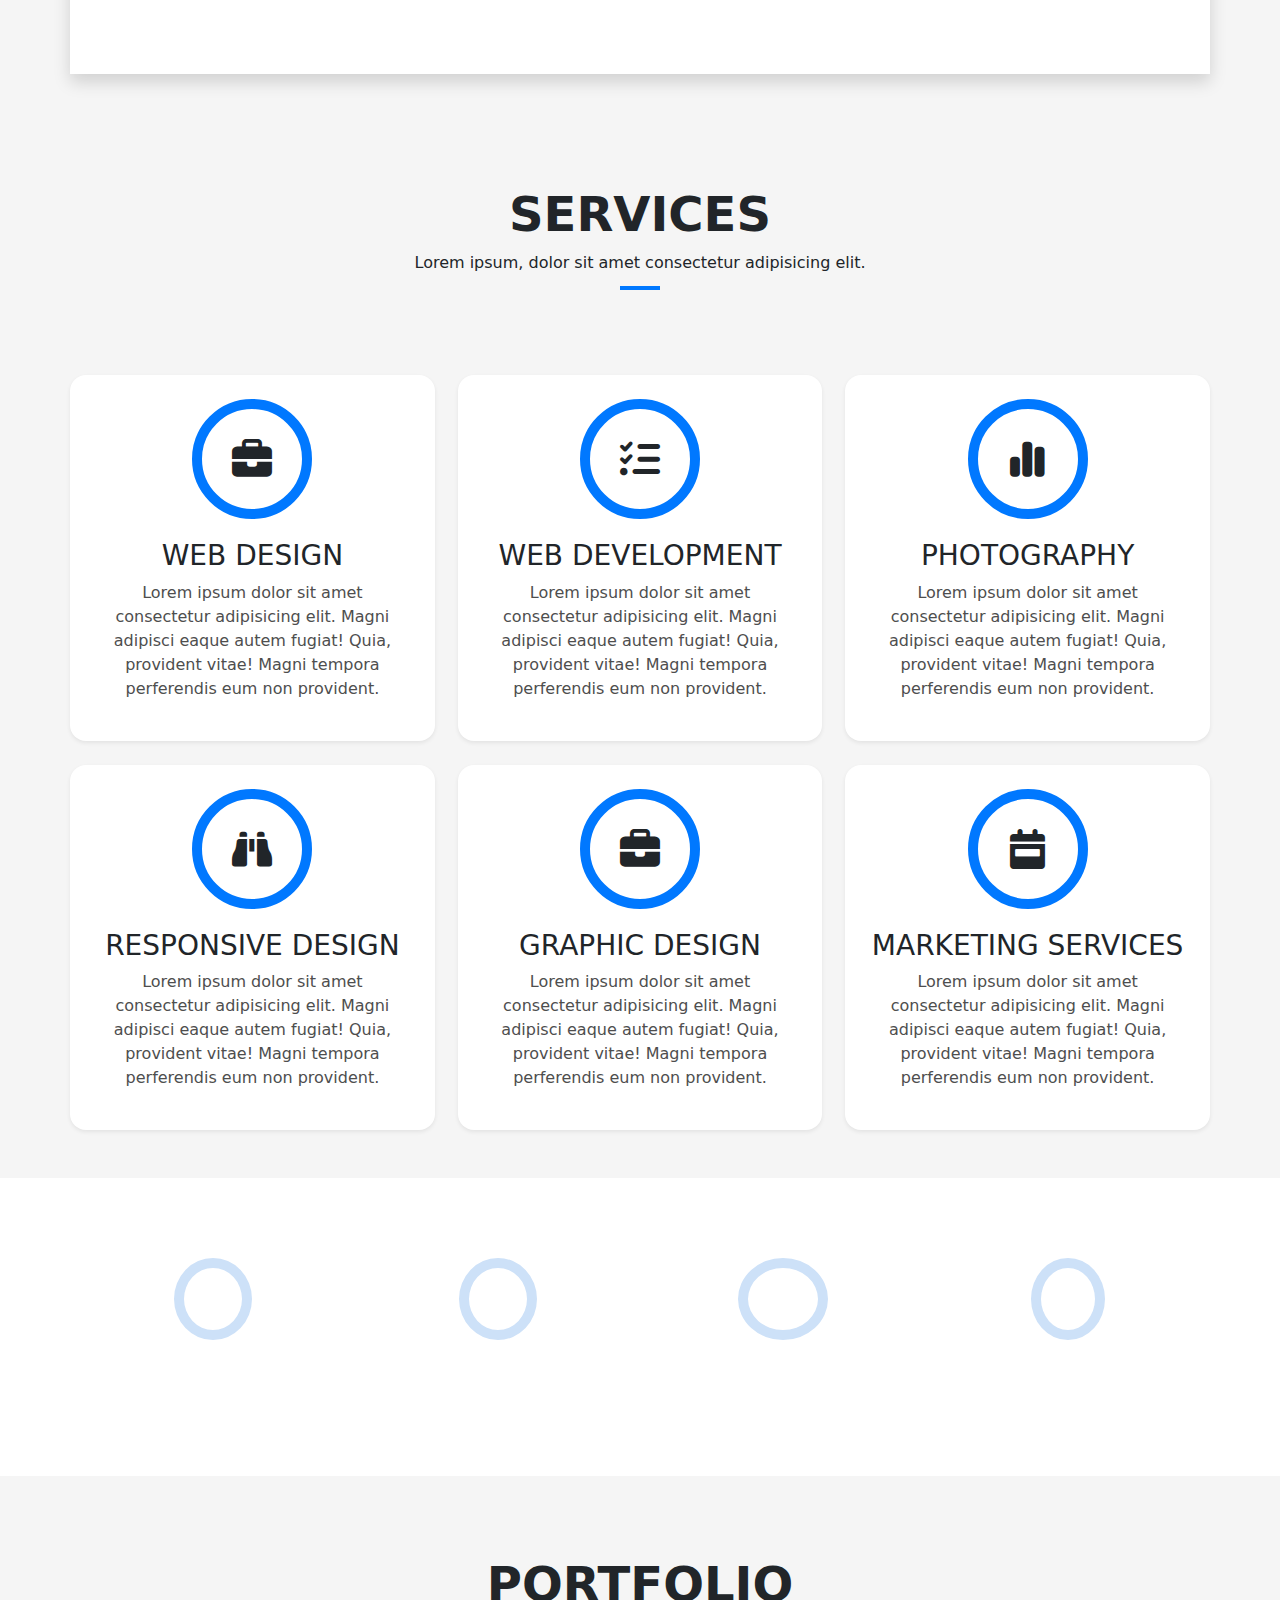
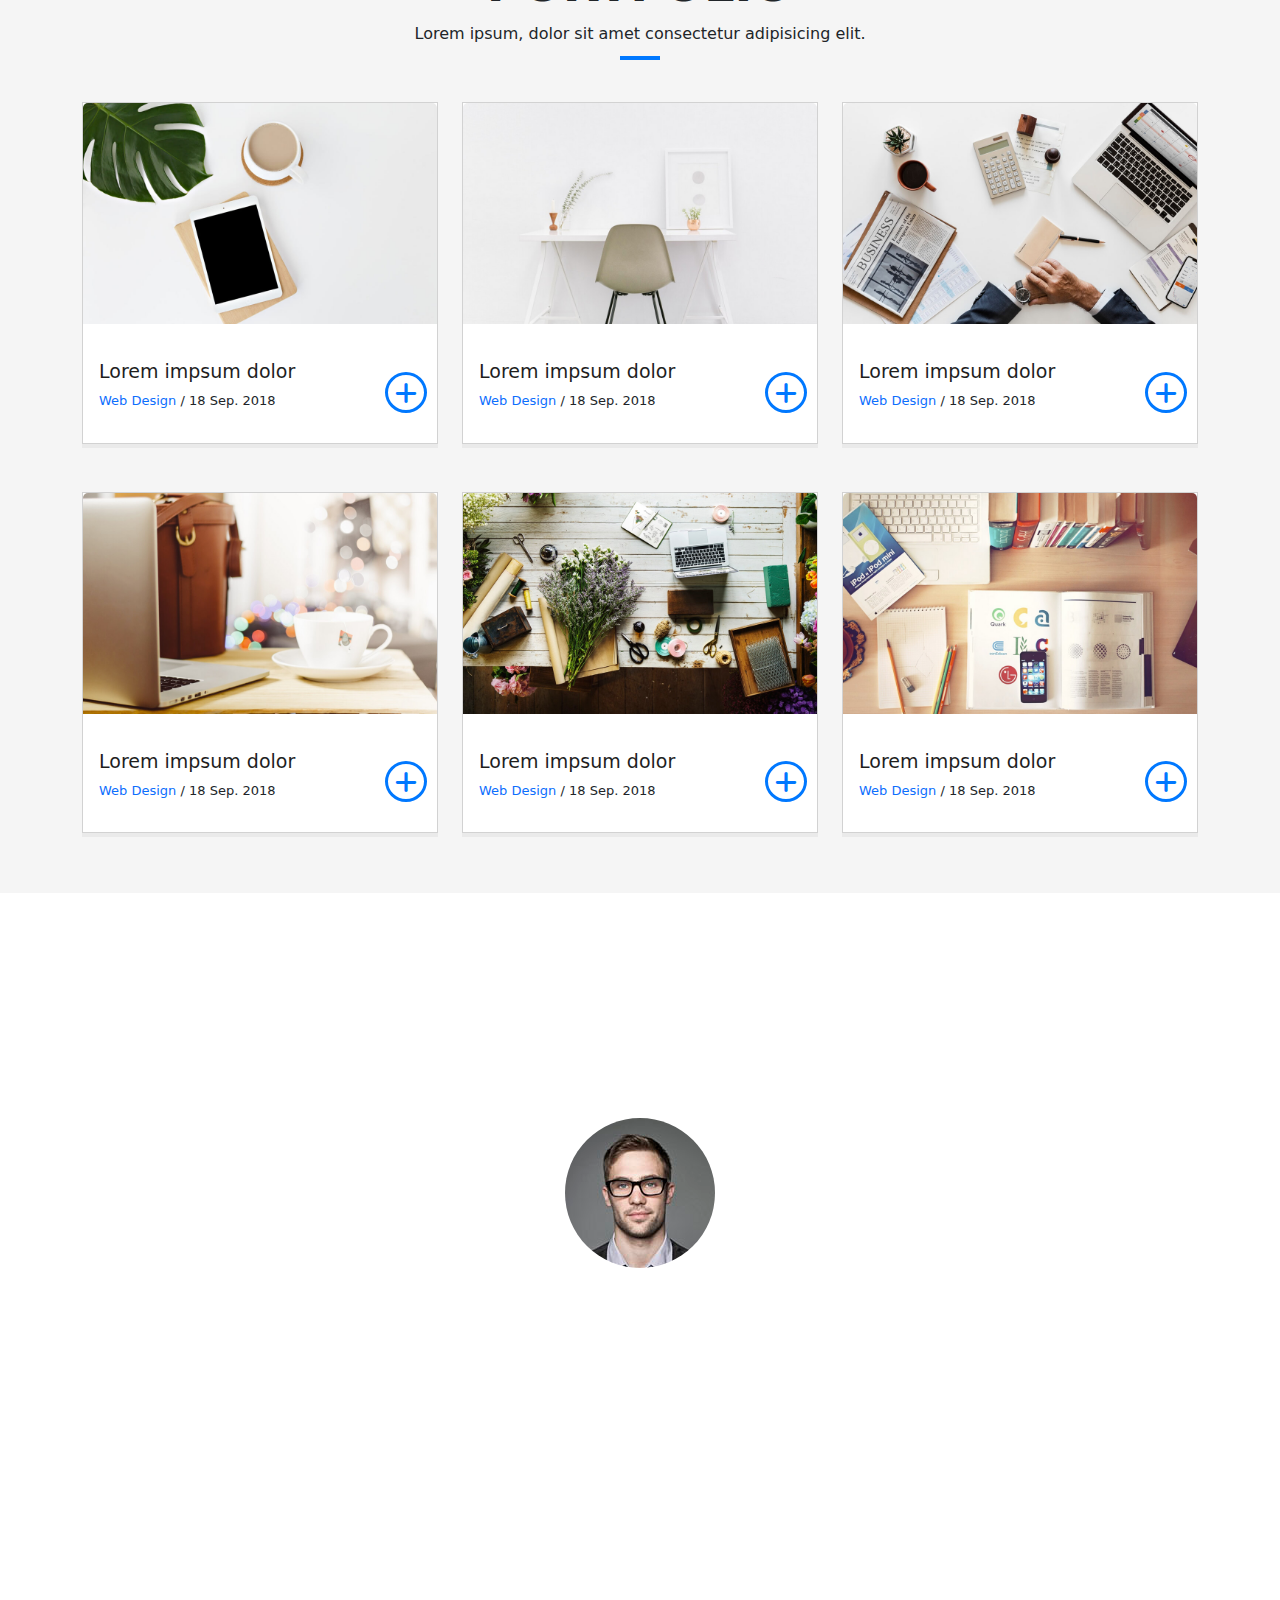
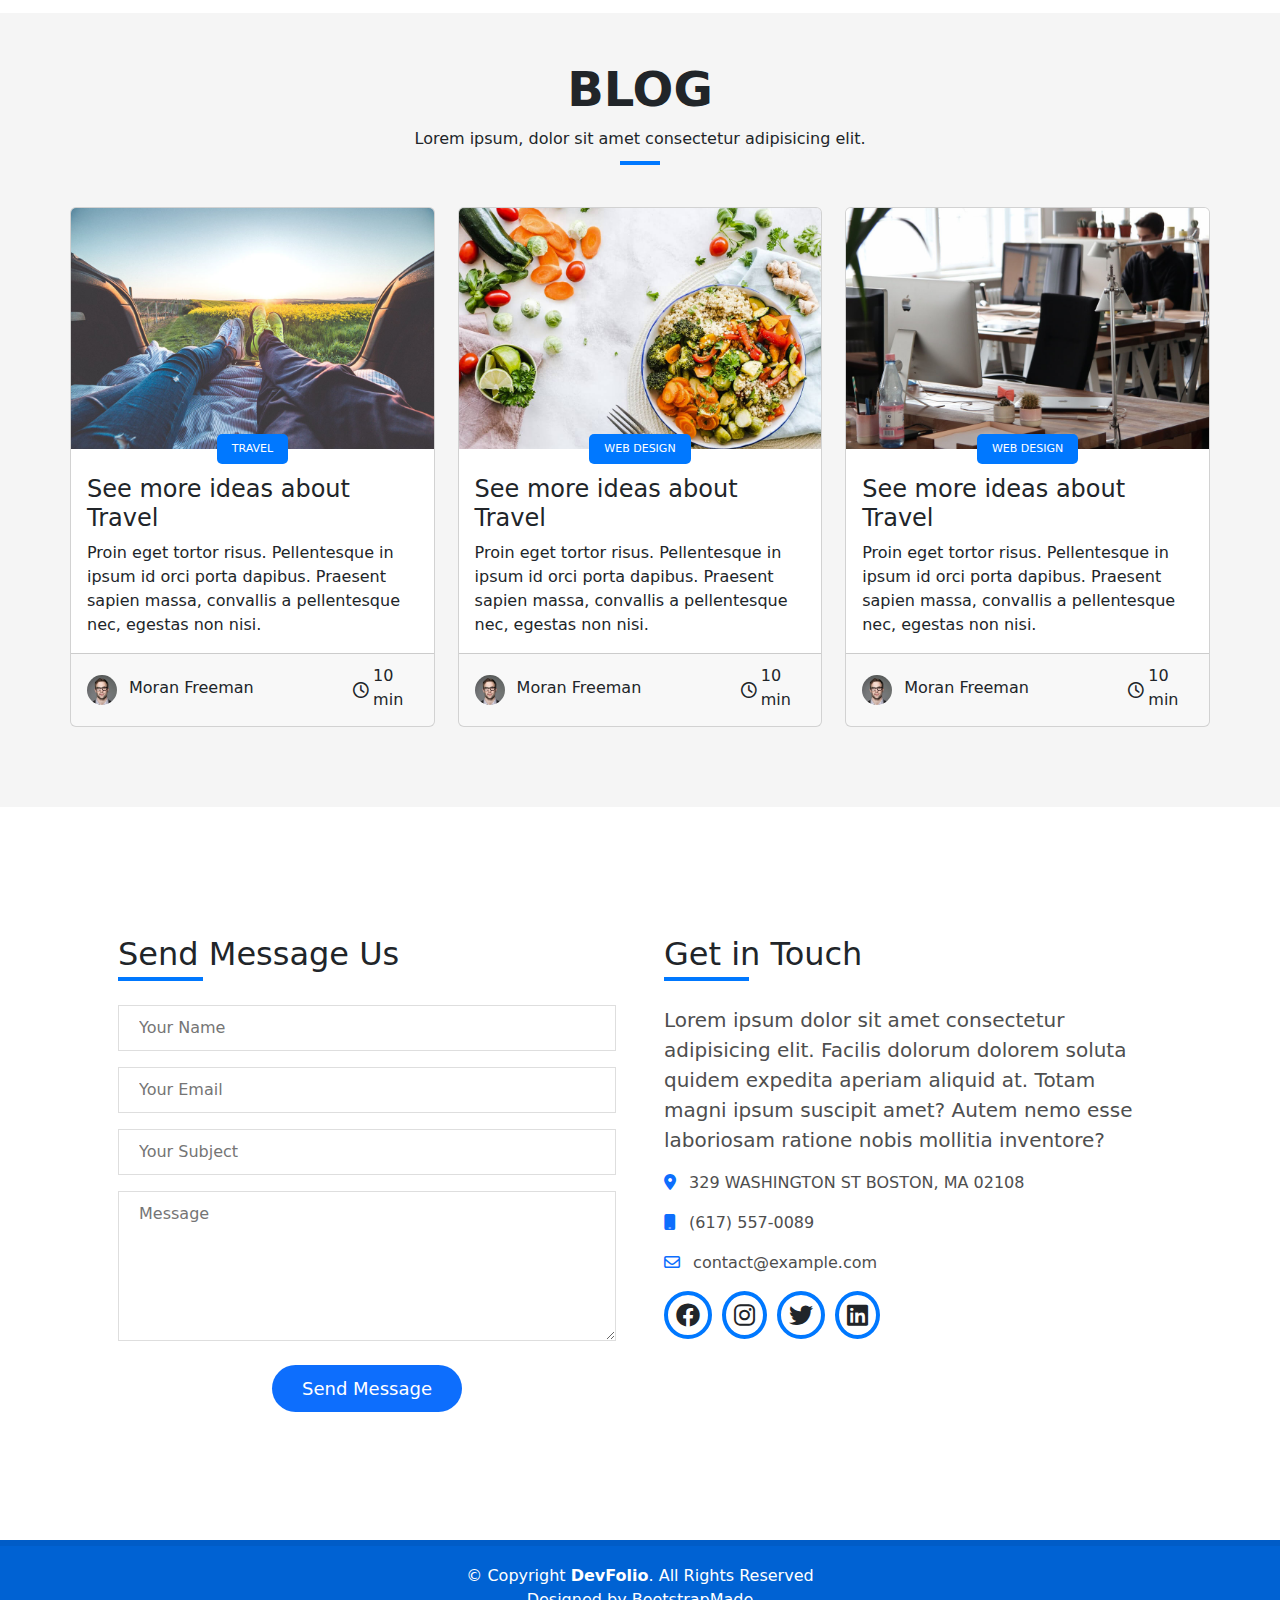
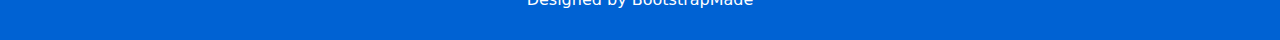
<file: DevFolio/index.html>
<!DOCTYPE html>
<html lang="en">
<head>
    <meta charset="UTF-8">
    <meta name="viewport" content="width=device-width, initial-scale=1.0">
    <link rel="stylesheet" href="./css/all.min.css">
    <link rel="stylesheet" href="./css/bootstrap.min.css">
    <link rel="stylesheet" href="./css/main.css">
    <link rel="stylesheet" href="./css/responsive.css">
    <link rel="shortcut icon" href="./img/favicon.png" type="image/x-icon">
    <title>DevFolio Bootstrap Portfolio Template - Index</title>
</head>
<body>
    <header>
        <nav class="navbar navbar-expand-lg fixed-top ps-3 pt-2">
            <div class="container d-flex align-items-center justify-content-between p-0">
              <a class="navbar-brand fw-semibold fs-3" href="#">DevFolio</a>
              <div class="toggle">
                <input type="checkbox" name="toggle" id="toggle" class="toggler border-0 d-none">
                <label for="toggle">
                  <i class="fa-solid fa-bars text-white fs-4 pe-3"></i>
                  <i class="fa-solid fa-xmark text-white fs-"></i>
                </label>
              </div>
              <div class="collapse-navbar-collapse">
                <ul class="navbar-nav ms-auto mb-2 mb-lg-0 d-flex">
                  <li class="nav-item">
                    <a class="nav-link active home" aria-current="page" href="#home">Home</a>
                  </li>
                  <li class="nav-item">
                    <a class="nav-link text-dark about" href="#about">About</a>
                  </li>
                  <li class="nav-item">
                    <a class="nav-link services" href="#services">Services</a>
                  </li>
                  <li class="nav-item">
                    <a class="nav-link prev-jobs" href="#prev-jobs">Work</a>
                  </li>
                  <li class="nav-item">
                    <a class="nav-link blog" href="#blog">Blog</a>
                  </li>

                  <li class="nav-item dropdown drop-down-hover fw-semibold">
                    <a class="nav-link" href="#">Drop down<i class="fa-solid fa-chevron-down"></i></a>
                    <ul class="inner-dropdown-menu">
                      <li><a class="dropdown-item" href="#">Drop Down 1</a></li>
                      <li class="btn-group dropend">
                        <a class="nav-link px-0 parent-deep-dropdown-menu" href="#">Deep Drop Down <i class="fa-solid fa-chevron-right"></i></a>
                        <ul class="deep-dropdown-menu">
                            <li><a class="dropdown-item" href="#">Deep Drop Down</a></li>
                            <li><a class="dropdown-item" href="#">Deep Drop Down</a></li>
                            <li><a class="dropdown-item" href="#">Deep Drop Down</a></li>
                            <li><a class="dropdown-item" href="#">Deep Drop Down</a></li>
                            <li><a class="dropdown-item" href="#">Deep Drop Down</a></li>
                        </ul>
                      </li>

                      <li><a class="dropdown-item" href="#">Drop Down 2</a></li>
                      <li><a class="dropdown-item" href="#">Drop Down 3</a></li>
                      <li><a class="dropdown-item" href="#">Drop Down 4</a></li>
                    </ul>

                  </li>
                  <li class="nav-item">
                    <a class="nav-link contact" href="#contact">Contact</a>
                  </li>
                </ul>
              </div>
            </div>
          </nav>
    </header>
    
    <a href="#">
      <div class="to-top">
        <i class="fa-solid fa-arrow-up"></i>
      </div>
    </a>

    <section id="home">

      <div class="container">
        <div class="d-flex justify-content-center align-items-center vh-100">
          <div class="col-12 shadow text-center text-white home-info">
            <h1 class="mb-3">I am Morgan Freeman</h1>

            <ul class="fw-semibold type-writer">
              <li><span>Designer</span></li>
              <li><span>Developer</span></li>
              <li><span>Freelancer</span></li>
              <li><span>Photographer</span></li>
            </ul>

          </div>
        </div>
      </div>

    </section>
    

    
    <section id="about" class="py-5 bg-white">
      <div class="container shadow mt-5 p-5">
          <div class="row d-flex align-items-center">
            <div class="col-lg-6 col-sm-12">
              <div class="row">
                <div class="row">
                  <div class="col-5">
                    <img src="./img/testimonial-2.jpg" alt="" class="rounded">
                  </div>

                  <div class="col-md-6 col-sm-12 info">
                    <p><span class="fw-semibold">Name:</span> Morgan Freeman</p>
                    <p><span class="fw-semibold">Profile:</span> full stack developer</p>
                    <p><span class="fw-semibold">Email:</span> contact@example.com</p>
                    <p><span class="fw-semibold">Phone:</span> (617) 557-0089</p>
                  </div>

                </div>
                <div class="col">
                  <h4 class="pt-md-3">Skill</h4>
                  <div class="skills">
                    <p class="fs-6">HTML 85%</p>
                    <div class="progress" role="progressbar" aria-label="Basic example" aria-valuenow="100" aria-valuemin="0" aria-valuemax="100">
                      <div class="progress-bar" style="width: 85%"></div>
                    </div>
                    <p>CSS3 75%</p>
                    <div class="progress" role="progressbar" aria-label="Basic example" aria-valuenow="100" aria-valuemin="0" aria-valuemax="100">
                      <div class="progress-bar" style="width: 75%"></div>
                    </div>
                    <p>PHP 50%</p>
                    <div class="progress" role="progressbar" aria-label="Basic example" aria-valuenow="100" aria-valuemin="0" aria-valuemax="100">
                      <div class="progress-bar" style="width: 50%"></div>
                    </div>
                    <p>JAVASCRIPT 90%</p>
                    <div class="progress" role="progressbar" aria-label="Basic example" aria-valuenow="100" aria-valuemin="0" aria-valuemax="100">
                      <div class="progress-bar" style="width: 90%"></div>
                    </div>
                  </div>
                </div>
              </div>
            </div>
            <div class="col-lg-6 col-sm-12">
              <div>
                <h3>About Me</h3>
                <div class="mt-5">
                  <p class="lead">Curabitur non nulla sit amet nisl tempus convallis quis ac lectus. Curabitur arcu erat, accumsan id imperdiet et, porttitor at sem. Praesent sapien massa, convallis a pellentesque nec, egestas non nisi. Nulla porttitor accumsan tincidunt.</p>
                  <p class="lead">Mauris blandit aliquet elit, eget tincidunt nibh pulvinar a. Vivamus suscipit tortor eget felis porttitor volutpat. Vestibulum ac diam sit amet quam vehicula elementum sed sit amet dui. porttitor at sem.</p>
                  <p class="lead">Nulla porttitor accumsan tincidunt. Quisque velit nisi, pretium ut lacinia in, elementum id enim. Nulla porttitor accumsan tincidunt. Mauris blandit aliquet elit, eget tincidunt nibh pulvinar a.</p>
                </div>
                </div>
            </div>
          </div>
      </div>
    </section>

    <section id="services" class="pt-1 pb-5">
      <div class="container">
        <div class="row text-center header">
          <div class="col-12 header justify-content-center align-items-center flex-wrap">
            <h2>SERVICES</h2>
            <p>Lorem ipsum, dolor sit amet consectetur adipisicing elit.</p>
          </div>

        </div>
  
        <div class="row text-center g-4 justify-content-between">
          <div class="col-md-4 col-sm-12 shadow-sm p-4 rounded-4 bg-white skill">
            <div class="icon">
              <span><i class="fa-solid fa-briefcase"></i></span>
            </div>
            <div class="info">
              <h3>WEB DESIGN</h3>
              <p>Lorem ipsum dolor sit amet consectetur adipisicing elit. Magni adipisci eaque autem fugiat! Quia, provident vitae! Magni tempora perferendis eum non provident.</p>
            </div>
          </div>
          <div class="col-md-4 col-sm-12 shadow-sm p-4 rounded-4 bg-white skill">
            <div class="icon">
              <i class="fa-solid fa-list-check"></i>
            </div>

            <div class="info">
              <h3>WEB DEVELOPMENT</h3>
              <p>
                Lorem ipsum dolor sit amet consectetur adipisicing elit. Magni adipisci eaque autem fugiat! Quia, provident vitae! Magni tempora perferendis eum non provident.
              </p>
            </div>
          
          </div>
          <div class="col-sm-12 shadow-sm p-4 rounded-4 bg-white skill">
            <div class="icon">
              <i class="fa-solid fa-chart-simple"></i>
            </div>

            <div class="info">
              <h3>PHOTOGRAPHY</h3>
              <p>Lorem ipsum dolor sit amet consectetur adipisicing elit. Magni adipisci eaque autem fugiat! Quia, provident vitae! Magni tempora perferendis eum non provident.</p>
            </div>
          
          </div>
          <div class="col-sm-12 shadow-sm p-4 rounded-4 bg-white skill">
            <div class="icon">
              <i class="fa-solid fa-binoculars"></i>
            </div>
            <div class="info">
              <h3>RESPONSIVE DESIGN</h3>
              <p>Lorem ipsum dolor sit amet consectetur adipisicing elit. Magni adipisci eaque autem fugiat! Quia, provident vitae! Magni tempora perferendis eum non provident.</p>
            </div>
          </div>
          <div class="col-sm-12 shadow-sm p-4 rounded-4 bg-white skill">
            <div class="icon">
              <i class="fa-solid fa-briefcase"></i>
            </div>
            <div class="info">
              <h3>GRAPHIC DESIGN</h3>
              <p>Lorem ipsum dolor sit amet consectetur adipisicing elit. Magni adipisci eaque autem fugiat! Quia, provident vitae! Magni tempora perferendis eum non provident.</p>
            </div>
          </div>
          <div class="col-sm-12 shadow-sm p-4 rounded-4 bg-white skill">
            <div class="icon">
              <i class="fa-solid fa-calendar-week"></i>
            </div>
            <div class="info">
              <h3>MARKETING SERVICES</h3>
              <p>Lorem ipsum dolor sit amet consectetur adipisicing elit. Magni adipisci eaque autem fugiat! Quia, provident vitae! Magni tempora perferendis eum non provident.</p>
            </div>
          </div>
        </div>
      </div>
    </section>

    <section id="prev-jobs">
      <div class="container">
        <div class="row text-center text-white">
          <div class="col-sm-3">
            <div class="icon">
              <span><i class="fa-solid fa-check"></i></span>
            </div>
            <div class="info">
              <h3 class="pt-2" id="CompeletedWorks"></h3>
              <p>WORKS COMPLETED</p>
            </div>
          </div>
          <div class="col-sm-3">
            <div class="icon">
              <span><i class="fa-solid fa-book"></i></span>
            </div>
            <div class="info">
              <h3 class="pt-2" id="YearsOfExp"></h3>
              <p>YEARS OF EXPERIENCE</p>
            </div>
          </div>
          <div class="col-sm-3">
            <div class="icon">
              <span><i class="fa-solid fa-user-group"></i></span>
            </div>
            <div class="info">
              <h3 class="pt-2" id="totalClients"></h3>
              <p>TOTAL CLIENTS</p>
            </div>
          </div>
          <div class="col-sm-3">
            <div class="icon">
              <span><i class="fa-solid fa-award"></i></span>
            </div>
            <div class="info">
              <h3 class="pt-2" id="awardWon"></h3>
              <p>AWARD WON</p>
            </div>
          </div>
        </div>
      </div>
    </section>


    <section id="portfolio">
      <div class="container">
        <div class="row">
          <div class="col-12 text-center header">
            <h2 class="w-100">PORTFOLIO</h2>
            <p>Lorem ipsum, dolor sit amet consectetur adipisicing elit.</p>
          </div>
        </div>

        <div class="row gy-5">

          <div class="col-md-4 col-sm-12">
            <div class="card">
              <div class="card-img rounded-0">
                <a href=""><img class="card-img-top" src="./img/work-1.jpg" alt="Title"></a>
              </div>
              <div class="card-body">
                <h4 class="card-title">Lorem impsum dolor</h4>
                <p class="card-text"><span class="text-primary">Web Design</span> / 18 Sep. 2018</p>
                <a href=""><i class="fa-solid fa-plus"></i></a>
              </div>
            </div>
          </div>

          <div class="col-md-4 col-sm-12">
            <div class="card">
              <div class="card-img rounded-0">
                <a href=""><img class="card-img-top" src="./img/work-2.jpg" alt="Title"></a>
              </div>
              <div class="card-body">
                <h4 class="card-title">Lorem impsum dolor</h4>
                <p class="card-text"><span class="text-primary">Web Design</span> / 18 Sep. 2018</p>
                <a href=""><i class="fa-solid fa-plus"></i></a>
              </div>
            </div>
          </div>

          <div class="col-md-4 col-sm-12">
            <div class="card">
              <div class="card-img rounded-0">
                <a href=""><img class="card-img-top" src="./img/work-3.jpg" alt="Title"></a>
              </div>
              <div class="card-body">
                <h4 class="card-title">Lorem impsum dolor</h4>
                <p class="card-text"><span class="text-primary">Web Design</span> / 18 Sep. 2018</p>
                <a href=""><i class="fa-solid fa-plus"></i></a>
              </div>
            </div>
          </div>

          <div class="col-md-4 col-sm-12">
            <div class="card">
              <div class="card-img rounded-0">
                <a href=""><img class="card-img-top" src="./img/work-4.jpg" alt="Title"></a>
              </div>
              <div class="card-body">
                <h4 class="card-title">Lorem impsum dolor</h4>
                <p class="card-text"><span class="text-primary">Web Design</span> / 18 Sep. 2018</p>
                <a href=""><i class="fa-solid fa-plus"></i></a>
              </div>
            </div>
          </div>

          <div class="col-md-4 col-sm-12">
            <div class="card">
              <div class="card-img rounded-0">
                <a href=""><img class="card-img-top" src="./img/work-5.jpg" alt="Title"></a>
              </div>
              <div class="card-body">
                <h4 class="card-title">Lorem impsum dolor</h4>
                <p class="card-text"><span class="text-primary">Web Design</span> / 18 Sep. 2018</p>
                <a href=""><i class="fa-solid fa-plus"></i></a>
              </div>
            </div>
          </div>

          <div class="col-md-4 col-sm-12">
            <div class="card">
              <div class="card-img rounded-0">
                <a href=""><img class="card-img-top" src="./img/work-6.jpg" alt="Title"></a>
              </div>
              <div class="card-body">
                <h4 class="card-title">Lorem impsum dolor</h4>
                <p class="card-text"><span class="text-primary">Web Design</span> / 18 Sep. 2018</p>
                <a href=""><i class="fa-solid fa-plus"></i></a>
              </div>
            </div>
          </div>

        </div>
      </div>
    </section>

    <section id="slider" class="d-flex align-items-center text-white">
      <div class="container text-center">
        <div id="carouselExampleIndicators" class="carousel slide">
          <div class="carousel-indicators top-100">
            <button type="button"  data-bs-target="#carouselExampleIndicators" data-bs-slide-to="0" class="active slider-button" aria-current="true" aria-label="Slide 1"></button>
            <button type="button" data-bs-target="#carouselExampleIndicators" data-bs-slide-to="1"  class="slider-button"aria-label="Slide 2"></button>
          </div>
          <div class="carousel-inner">
            <div class="carousel-item active">
              <div>
                <img src="./img/testimonial-2.jpg" class="img-fluid rounded-circle" alt="...">
                <p class="name">Xavi Alonso</p>
                <p class="description lead">
                  Curabitur arcu erat, accumsan id imperdiet et, porttitor at sem. Lorem ipsum dolor sit amet,consectetur adipiscing elit.
                </p>
              </div>
              
            </div>
            <div class="carousel-item">
              <div>
                <img src="./img/testimonial-4.jpg" class="img-fluid rounded-circle" alt="...">
                <p class="name">Marta Socrate</p>
                <p class="description lead">
                  Curabitur arcu erat, accumsan id imperdiet et, porttitor at sem. Lorem ipsum dolor sit amet,
                  consectetur adipiscing elit.
                </p>
              </div>
            </div>
  
          </div>
        </div>
      </div>
    </section>

    <section id="blog" class="pt-5">
      <div class="container">
        
        <div class="header text-center">
          <h2>BLOG</h2>
          <p>Lorem ipsum, dolor sit amet consectetur adipisicing elit.</p>
        </div>
  
        <div class="cards">

          <div class="row justify-content-between align-items-center">
            <div class="col-sm-12 col-md-4 card text-start p-0">
              <a href=""><img class="card-img-top" src="./img/post-1.jpg" alt="Title"></a>
              <div class="job">
                <p>travel</p>
               </div>
              <div class="card-body">
                <a href="" class="text-decoration-none"><h4 class="card-title text-dark">See more ideas about Travel</h4></a>
                <p class="card-text">Proin eget tortor risus. Pellentesque in ipsum id orci porta dapibus. Praesent sapien massa, convallis a pellentesque nec, egestas non nisi.</p>
              </div>
              <div class="card-footer pb-0 pt-0">
                <div class="row align-items-center">
                  <div class="col-9">
                    <a href="" class="d-flex align-items-center text-decoration-none author author-link">
                      <img src="./img/testimonial-2.jpg" alt="Morgan Freeman" class="rounded-circle">
                      <p class="ps-2 text-dark name">Moran Freeman</p>
                    </a>
                  </div>
                  <div class="col-md-12 col-lg-3 d-flex align-items-center ms-auto clock">
                    <i class="fa-regular fa-clock pe-1"></i>
                    <p class="time pt-lg-2"> 10 min</p>
                  </div>
                </div>
              </div>
            </div>
  
            <div class="col-sm-12 col-md-4 card text-start p-0">
              <a href=""><img class="card-img-top" src="./img/post-2.jpg" alt="Title"></a>
              <div class="job webdesign">
                <p class="">WEB DESIGN</p>
               </div>
              <div class="card-body">
                <a href="" class="text-decoration-none"><h4 class="card-title text-dark">See more ideas about Travel</h4></a>
                <p class="card-text">Proin eget tortor risus. Pellentesque in ipsum id orci porta dapibus. Praesent sapien massa, convallis a pellentesque nec, egestas non nisi.</p>
              </div>
              <div class="card-footer pb-0 pt-0">
                <div class="row align-items-center">
                  <div class="col-9">
                    <a href="" class="d-flex align-items-center text-decoration-none author author-link">
                      <img src="./img/testimonial-2.jpg" alt="Morgan Freeman" class="rounded-circle">
                      <p class="ps-2 text-dark name">Moran Freeman</p>
                    </a>
                  </div>
                  <div class="col-md-12 col-lg-3 d-flex align-items-center ms-auto clock">
                    <i class="fa-regular fa-clock pe-1"></i>
                    <p class="time pt-lg-2"> 10 min</p>
                  </div>
                </div>
              </div>
            </div>
  
            <div class="col-sm-12 col-md-4 card text-start p-0">
              <a href="" ><img class="card-img-top" src="./img/post-3.jpg" alt="Title"></a>
              <div class="job webdesign">
                <p>WEB DESIGN</p>
               </div>
              <div class="card-body">
                <a href="" class="text-decoration-none"><h4 class="card-title text-dark">See more ideas about Travel</h4></a>
                <p class="card-text">Proin eget tortor risus. Pellentesque in ipsum id orci porta dapibus. Praesent sapien massa, convallis a pellentesque nec, egestas non nisi.</p>
              </div>
              <div class="card-footer pb-0 pt-0">
                <div class="row align-items-center">
                  <div class="col-9">
                    <a href="" class="d-flex align-items-center text-decoration-none author author-link">
                      <img src="./img/testimonial-2.jpg" alt="Morgan Freeman" class="rounded-circle">
                      <p class="ps-2 text-dark name">Moran Freeman</p>
                    </a>
                  </div>
                  <div class="col-md-12 col-lg-3 d-flex align-items-center ms-auto clock">
                    <i class="fa-regular fa-clock pe-1"></i>
                    <p class="time pt-lg-2"> 10 min</p>
                  </div>
                </div>
              </div>
            </div>
          </div>

        </div>


      </div>
    </section>


    <section id="contact">
    <div class="container">
      <div class="row bg-white shadow-s p-sm-4">
        <div class="col-md-6 col-sm-12 p-4">
          <h2 class="fw-medium">Send Message Us</h2>
          <form action="" class="d-flex flex-wrap  justify-content-center">
            <input type="text" placeholder="Your Name" class="w-100 mt-4">
            <input type="text" placeholder="Your Email" class="w-100 mt-3">
            <input type="text" placeholder="Your Subject" class="w-100 mt-3">
            <textarea name="message" placeholder="Message" class="w-100 mt-3"></textarea>
            <button class="mt-4 bg-primary text-white rounded-pill">Send Message</button>
          </form>
        </div>
        <div class="col-md-6 col-sm-12 p-4">
          <h2 class="fw-medium">Get in Touch</h2>
          <div class="info">
            <p class="lead pt-4">Lorem ipsum dolor sit amet consectetur adipisicing elit. Facilis dolorum dolorem soluta quidem expedita aperiam aliquid at. Totam magni ipsum suscipit amet? Autem nemo esse laboriosam ratione nobis mollitia inventore?</p>
            <div class="contact-info"> 
              <p><i class="fa-solid fa-location-dot text-primary pe-2"></i> 329 WASHINGTON ST BOSTON, MA 02108</p>
              <p><i class="fa-solid fa-mobile text-primary pe-2"></i> (617) 557-0089</p>
              <p><i class="fa-regular fa-envelope text-primary pe-2"></i> contact@example.com</p>
            </div>
            <div class="icon d-flex w-25 justify-content-between">
              <i class="fa-brands fa-facebook fs-4 p-2  rounded-circle"></i>
              <i class="fa-brands fa-instagram fs-4 p-2  rounded-circle"></i>
              <i class="fa-brands fa-twitter fs-4 p-2  rounded-circle"></i>
              <i class="fa-brands fa-linkedin fs-4 p-2  rounded-circle"></i>
            </div>
          </div>
        </div>
      </div>
    </div>
    </section>
    
    <footer class="text-center text-white">
      <div class="container pt-4">
        <p class="p-0 m-0">© Copyright <span class="fw-bold">DevFolio</span>. All Rights Reserved</p>
        <p class="link p-0 m-0">Designed by <a href="https://bootstrapmade.com/" class="text-decoration-none text-white">BootstrapMade</a></p>
      </div>
    </footer>

    <script src="./js/bootstrap.bundle.min.js"></script>
    <script src="./js/main.js"></script>
</body>
</html>
</file>
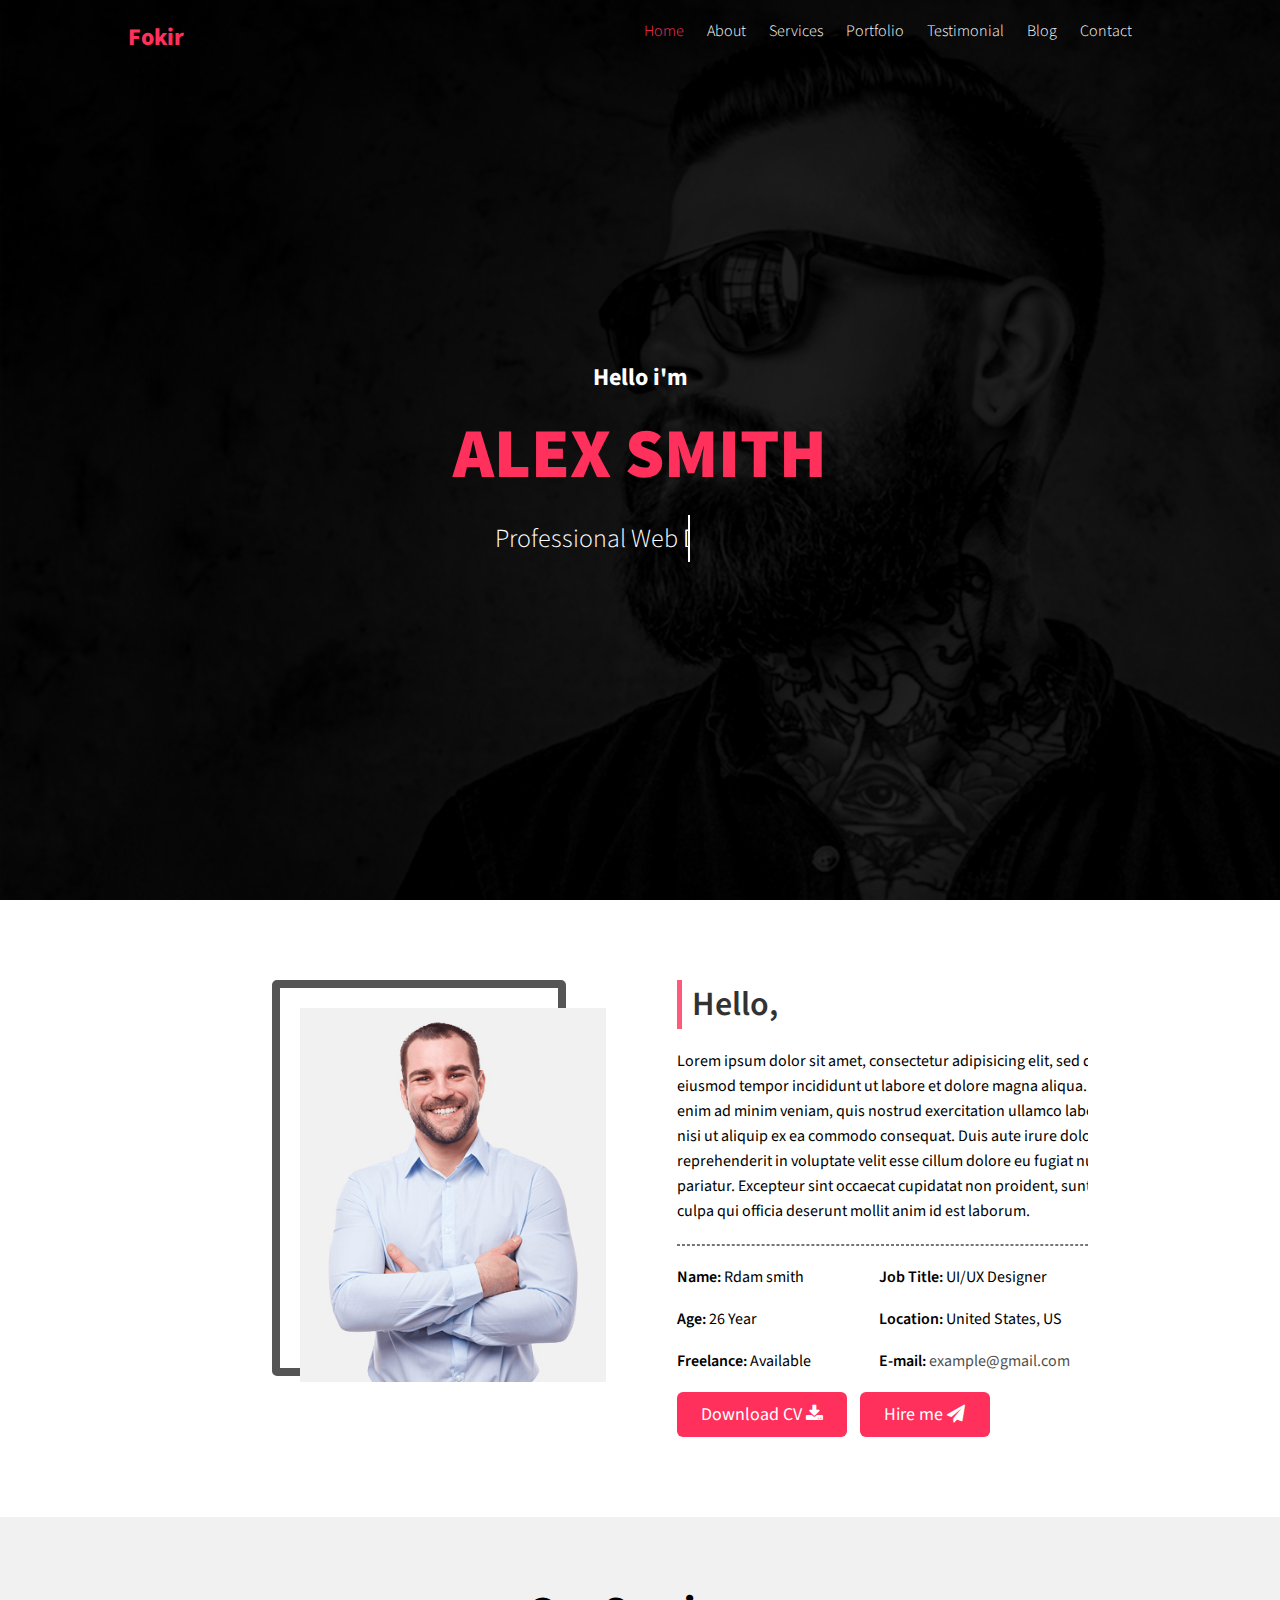
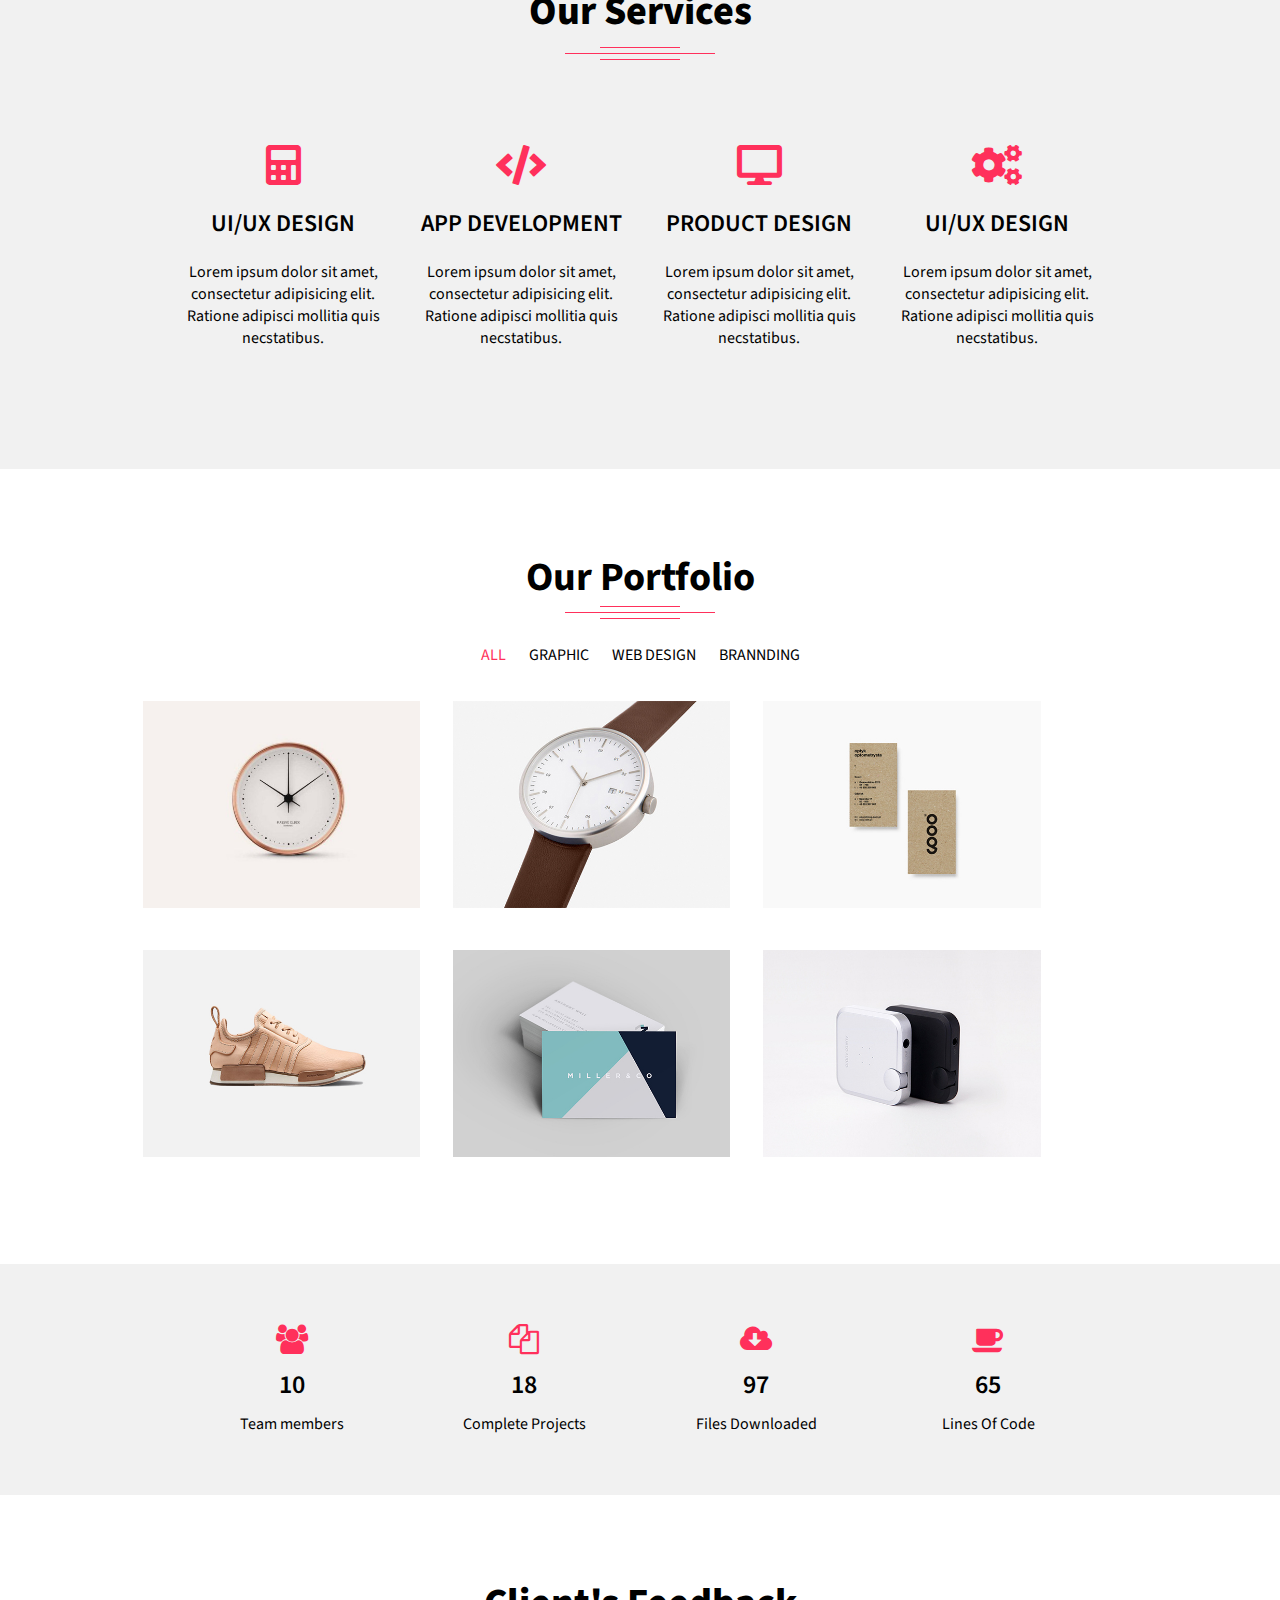
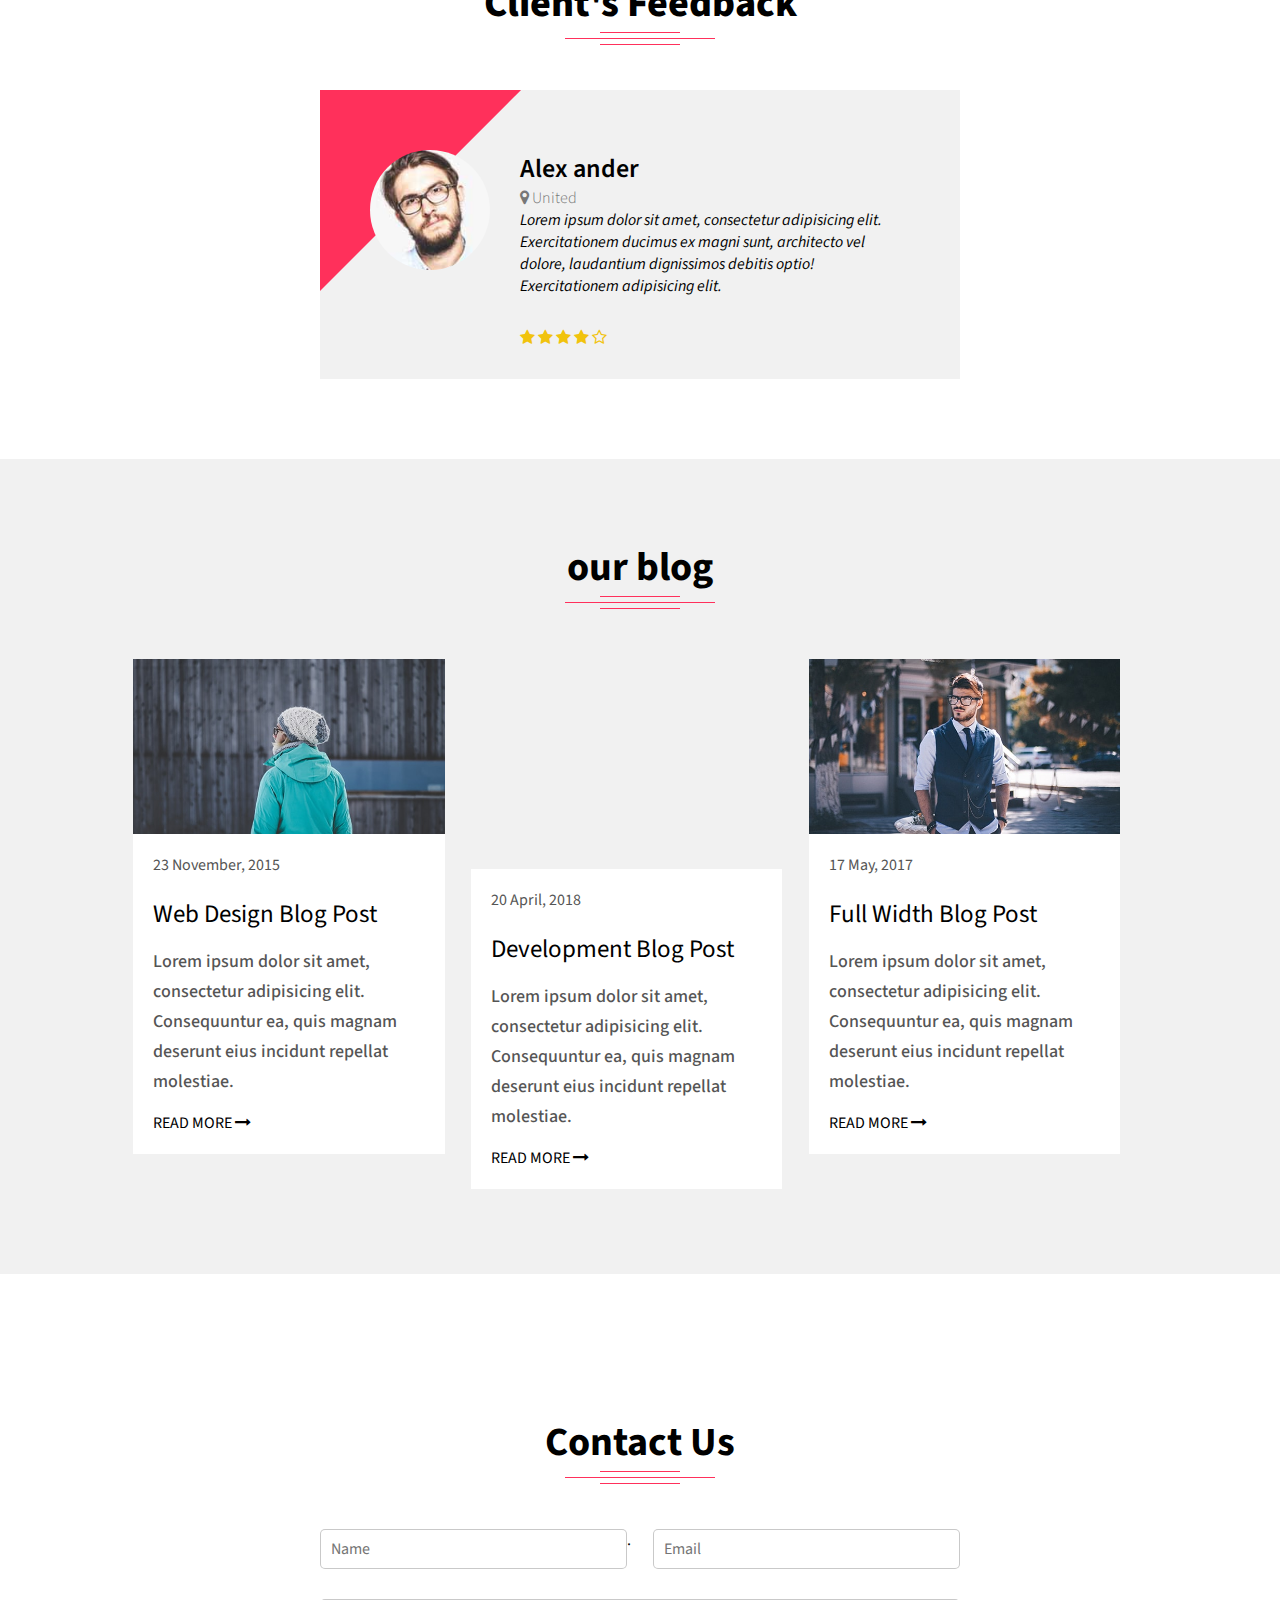
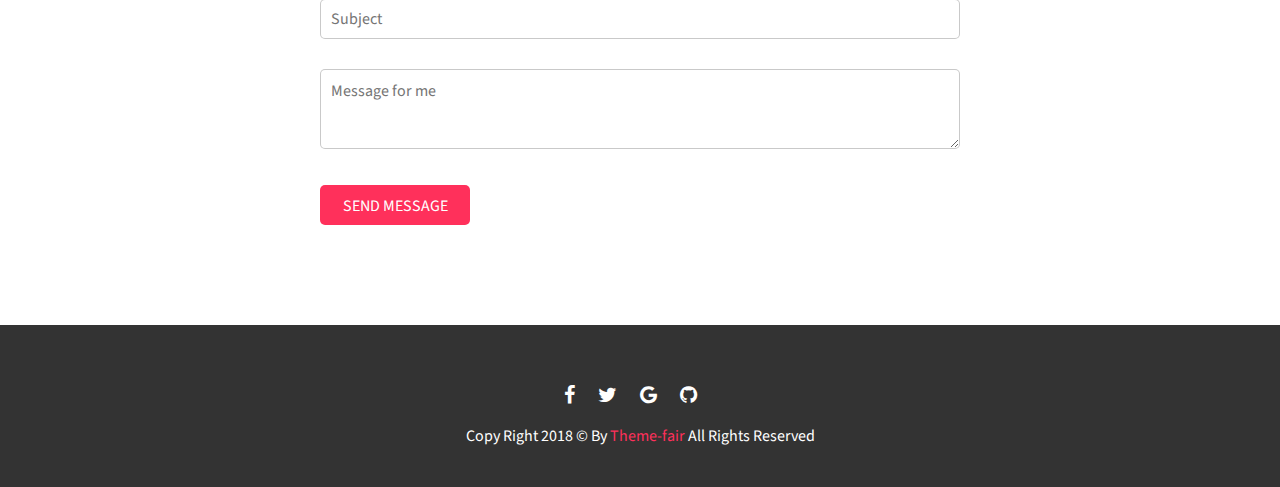
<file: foker/index.html>
<!DOCTYPE html>
<html lang="en">
<head>
    <meta http-equiv="Content-Type" content="text/html;charset=UTF-8">
    <meta http-equiv="X-UA-Compatible" content="IE=edge">
    <meta name="viewport" content="width=device-width, initial-scale=1.0">
    <link rel="stylesheet" href="./css/main.css">

    <link href="https://fonts.googleapis.com/css2?family=Source+Sans+Pro:wght@200;300;400;500;600;700;900&display=swap" rel="stylesheet">
    <link rel="stylesheet" href="https://cdnjs.cloudflare.com/ajax/libs/font-awesome/5.15.3/css/all.min.css">

    <link rel="stylesheet" href="./icofont/icofont.css">
    <link rel="stylesheet" href="./icofont/icofont.min.css">
    <link rel="stylesheet" href="./css/responsive.css">
    <link rel="stylesheet" href="https://cdnjs.cloudflare.com/ajax/libs/font-awesome/4.7.0/css/font-awesome.min.css">
    <title>Assignment3</title>
</head>
<body>
    <section id="home"> 
        <div class="background"></div>
        
        <div class="navbar">
            <div class="name">
                <a href="">Fokir</a>
            </div>
            
            <div class="ul">
                <ul>
                    <li><a href="#home" class="activ">Home</a></li>
                    <li><a href="#about">About</a></li>
                    <li><a href="#services">Services</a></li>
                    <li><a href="#Portfolio">Portfolio</a></li>
                    <li><a href="#feedback">Testimonial</a></li>
                    <li><a href="#blog">Blog</a></li>
                    <li><a href="#Contact">Contact</a></li>
                </ul>
            </div>
        </div>
        <div class="clr"></div>
        <div class="home">
            <p>Hello i'm</p>
            <h1>ALEX SMITH</h1>
            <div class="transition">
                <p>Professional Web</p>
                <span class="s1">Designer</span>
                <span class="s2">Developer</span>
            </div>


        </div>
    </section>
    
    <section id="about"> 
            <div class="img">
                <img src="./images/about/work-7.jpg" alt="">
                <div class="test">
                    <ul>
                        <li><a href="#"><i class="fa fa-facebook icon"></i></a></li>
                        <li><a href="#"><i class="fa fa-twitter icon"></i></a></li>
                        <li><a href="#"><i class="fa fa-google icon"></i></a></li>
                        <li><a href="#"><i class="fa fa-github icon"></i></a></li>
                    </ul>

                </div>
            </div>

            <div class="text">
                <h2>Hello,</h2>
                <p>
                    Lorem ipsum dolor sit amet, consectetur adipisicing elit, sed do eiusmod tempor incididunt ut labore et dolore magna aliqua. Ut enim ad minim veniam, quis nostrud exercitation ullamco laboris nisi ut aliquip ex ea commodo consequat. Duis aute irure dolor in reprehenderit in voluptate velit esse cillum dolore eu fugiat nulla pariatur. Excepteur sint occaecat cupidatat non proident, sunt in culpa qui officia deserunt mollit anim id est laborum.
                </p>
                
                <div class="peronalInfo">
                    <hr>
                    <ul>
                        <li><span>Name:</span> Rdam smith</li>
                        <li><span>Job Title:</span> UI/UX Designer</li>
                        <li><span>Age:</span> 26 Year</li>
                        <li><span>Location:</span> United States, US</li>
                        <li><span>Freelance:</span> Available</li>
                        <li><span>E-mail:</span> <a href="#">example@gmail.com</a></li>
                        
                    </ul>
                </div>
                <button class="btn1">Download CV <i class="fa fa-download"></i></button>
                <button class="btn2">Hire me <i class="fa fa-paper-plane"></i></button>
            </div>

            <div class="clr"></div>

    </section>
    <section id="services"> 
        <div class="OurServices">
            <h2>
                Our Services
            </h2>

            <p></p>
            <p class="double"></p>
            <p></p>
        </div>

        <div class="services">
            <div class="service1">
                <i class="fas fa-calculator"></i>
                <h2>UI/UX DESIGN</h2>
                <p>Lorem ipsum dolor sit amet, consectetur adipisicing elit. Ratione adipisci mollitia quis necstatibus.</p>
            </div>
            <div class="service2">
                <i class="fas fa-code"></i>
                <h2>
                    APP DEVELOPMENT
                </h2>
                <p>
                    Lorem ipsum dolor sit amet, consectetur adipisicing elit. Ratione adipisci mollitia quis necstatibus.
                </p>
            </div>

            <div class="service3">
                <i class="fas fa-desktop"></i>
                <h2>
                    PRODUCT DESIGN
                </h2>
                <p>Lorem ipsum dolor sit amet, consectetur adipisicing elit. Ratione adipisci mollitia quis necstatibus.</p>

            </div>
            <div class="service4">
                <i class="fas fa-cogs"></i>
                <h2>
                    UI/UX DESIGN
                </h2>
                <p>
                    Lorem ipsum dolor sit amet, consectetur adipisicing elit. Ratione adipisci mollitia quis necstatibus.
                </p>
            </div>
            <div class="clr"></div>
        </div>
    </section>
    <section id="Portfolio">
        <div class="text">
            <h2>Our Portfolio</h2>
                <p class="line1"></p>
                <p class="line1 line2"></p>
                <p class="line1"></p>
            <ul>
                <li><a href="" class="activ">ALL</a></li>
                <li><a href="">GRAPHIC</a></li>
                <li><a href="">WEB DESIGN</a></li>
                <li><a href="">BRANNDING</a></li>
            </ul>
        </div>
        <div class="images">
            <div class="portfolio">
                <a href=""><img src="./images/Portfolio/1.jpg" alt=""><i class="fa fa-file-image-o"></i></a>
                <div class="layer"></div>
            </div>
            <div class="portfolio">
                <a href=""><img src="./images/Portfolio/2.jpg" alt=""><i class="fa fa-link"></i></a>
                <div class="layer"></div>

            </div>
            <div class="portfolio">
                <a href=""><img src="./images/Portfolio/3.jpg" alt=""><i class="fa fa-file-video-o"></i></a>
                <div class="layer"></div>

            </div>            
            <div class="portfolio">
                <a href=""><img src="./images/Portfolio/4.jpg" alt=""><i class="fa fa-file-image-o"></i></a>
                <div class="layer"></div>

            </div>           
            <div class="portfolio">
                <a href=""><img src="./images/Portfolio/5.jpg" alt=""><i class="fa fa-file-image-o"></i></a>
                <div class="layer"></div>

            </div>            
            <div class="portfolio">
                <a href=""><img src="./images/Portfolio/6.jpg" alt="">
                <i class="fa fa-link"></i>
                </a>
                	
                <div class="layer"></div>

            </div>
        </div>

    </section>

    <section id="project">

        <div class="contain">
           <div class="icon">
                <i class="fa fa-users ico"></i>
                <h3>10</h3>
                <p>Team members</p>
            </div>
    
           <div class="icon">
                <i class="fa fa-files-o ico"></i>
                <h3>18</h3>
                <p>Complete Projects</p>
            </div>
    
           <div class="icon">
                <i class="fa fa-cloud-download ico"></i>
                <h3>97</h3>
                <p>Files Downloaded</p>
            </div>
    
           <div class="icon">
                <i class="fa fa-coffee ico"></i>
                <h3>65</h3>
                <p>Lines Of Code</p>
            </div>

            <div class="clr"></div>
        </div>

    </section>

    <section id="feedback">
        <div class="title">
            <h2>Client's Feedback</h2>
            <p class="line1"></p>
            <p class="line1 line2"></p>
            <p class="line1"></p>
        </div>
        <div class="content">
            <div class="triangle"></div>
            <div class="img">
                <img src="./images/test/2.jpg" alt="">
            </div>
            <div class="info">
                <h3>Alex ander</h3>
                <a href=""><i class="fa fa-map-marker"></i> United</a>
                <p>Lorem ipsum dolor sit amet, consectetur adipisicing elit. Exercitationem ducimus ex magni sunt, architecto vel dolore, laudantium dignissimos debitis optio! Exercitationem adipisicing elit.</p>
                <div class="stars">
                    <i class="fa fa-star"></i>
                    <i class="fa fa-star"></i>
                    <i class="fa fa-star"></i>
                    <i class="fa fa-star"></i>
                    <i class="fa fa-star-o"></i>
                </div>
            </div>
            <div class="clr"></div>
        </div>
    </section>


    <section id="blog">
        <div class="header">
            <h2>our blog</h2>
            <p class="line1"></p>
            <p class="line1 line2"></p>
            <p class="line1"></p>
        </div>
        <div class="posts">
            <div class="post">
                <div class="img">
                    <a href="">
                        <img src="./images/blog/work-7.jpg" alt="">
                    </a>
                        
                </div>

                <div class="info">
                    <h4>23 November, 2015</h4>
                    <a href="" class="title">Web Design Blog Post</a>
                    <p>Lorem ipsum dolor sit amet, consectetur adipisicing elit. Consequuntur ea, quis magnam deserunt eius incidunt repellat molestiae.</p>
                    <a href="">READ MORE <i class="fa fa-long-arrow-right"></i></a>
                </div>

            </div>

            <div class="post">

                <div class="img">
                        <iframe src="https://www.youtube.com/embed/uVju5--RqtY?feature=oembed" frameborder="0"></iframe>
                </div>

                <div class="info">
                    <h4>20 April, 2018</h4>
                    <a href="" class="title">Development Blog Post</a>
                    <p>Lorem ipsum dolor sit amet, consectetur adipisicing elit. Consequuntur ea, quis magnam deserunt eius incidunt repellat molestiae.</p>
                    <a href="" class="readmore">READ MORE <i class="fa fa-long-arrow-right"></i></a>
                </div>

            </div>

            <div class="post">

                <div class="img">
                    <a href="">
                        <img src="./images/blog/3.jpg" alt="">
                    </a>
                        
                </div>

                <div class="info">
                    <h4>17 May, 2017</h4>
                    <a href="" class="title">Full Width Blog Post</a>
                    <p>Lorem ipsum dolor sit amet, consectetur adipisicing elit. Consequuntur ea, quis magnam deserunt eius incidunt repellat molestiae.</p>
                    <a href="">READ MORE <i class="fa fa-long-arrow-right"></i></a>
                </div>

            </div>
            <div class="clr"></div>

        </div>
    </section>

    <section id="Contact">
        <h2>Contact Us</h2>
        <p class="line1"></p>
        <p class="line1 line2"></p>
        <p class="line1"></p>
        <div class="message">
            <form action="">
                <input class="inputName" type="text" name="name"  placeholder="Name">
                <input class="inputEmail" type="email" name="name"  placeholder="Email">.
                <div class="clr"></div>
                <input class="inputsubject" type="text" name="name"  placeholder="Subject">
                <textarea class="inputArea" name="message" id="" placeholder="Message for me"></textarea>
                <button type="submit" disabled>SEND MESSAGE</button>
            </form>
        </div>
       
    </section>

    <section id="footer">
            <div class="icons">
                <ul>
                    <li><a href="#"><i class="fa fa-facebook icon"></i></a></li>
                    <li><a href="#"><i class="fa fa-twitter icon"></i></a></li>
                    <li><a href="#"><i class="fa fa-google icon"></i></a></li>
                    <li><a href="#"><i class="fa fa-github icon"></i></a></li>
                </ul>
            </div>
            <div class="copyright">
                <p>Copy Right 2018 © By <a href="">Theme-fair</a> All Rights Reserved</p>
            </div>
    </section>
</body>
</html>
</file>
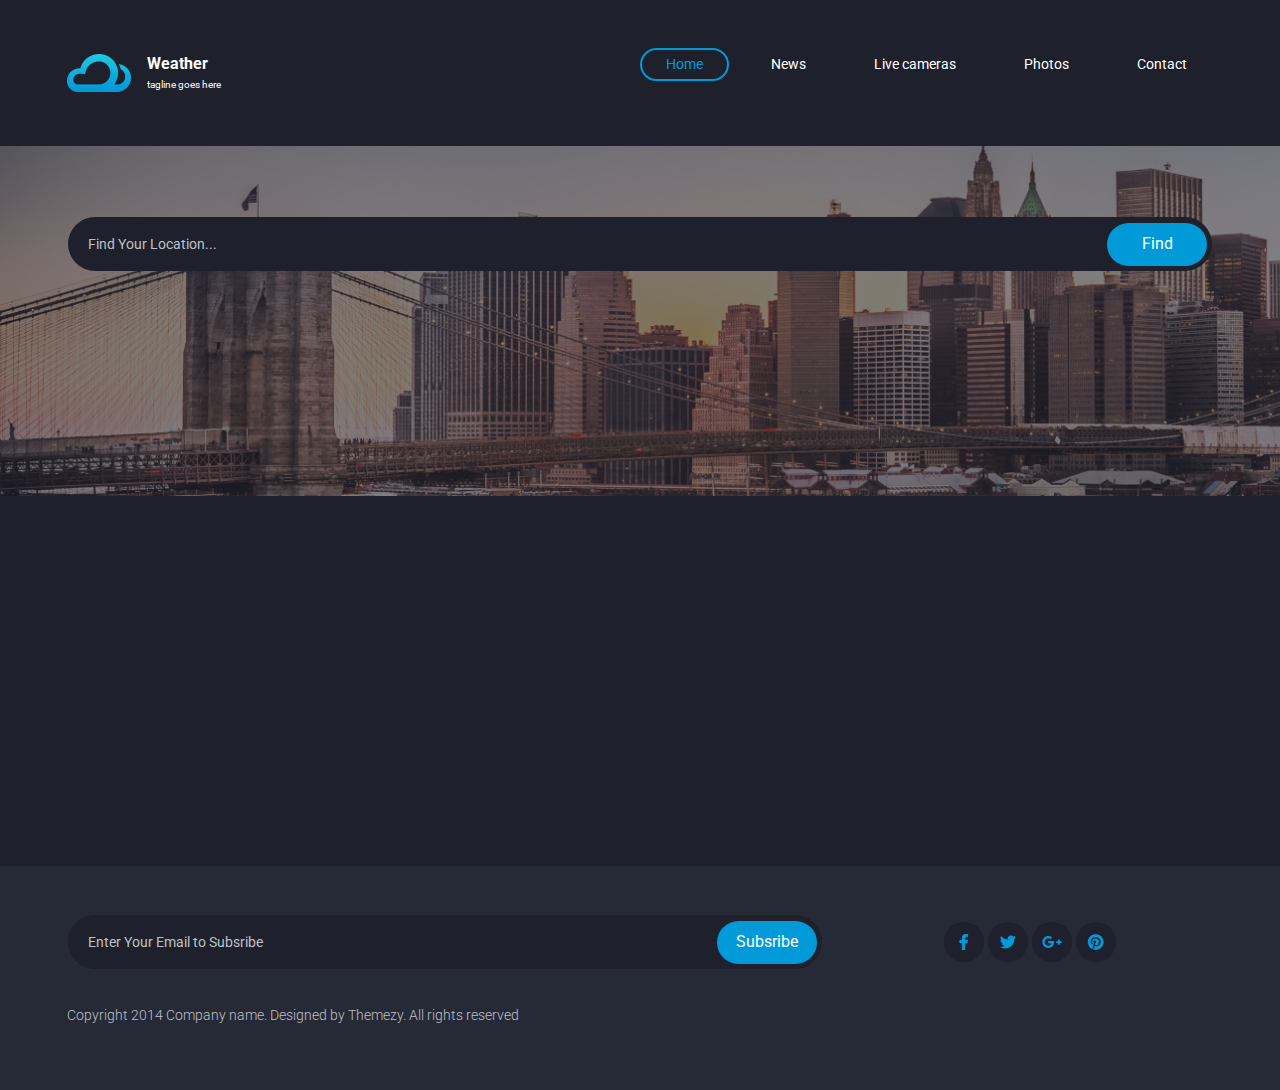
<file: weather/index.html>
<!DOCTYPE html>
<html lang="en">
  <head>
    <meta charset="UTF-8" />
    <meta name="viewport" content="width=device-width, initial-scale=1.0" />

    <link rel="stylesheet" href="./css/all.min.css" />
    <link rel="stylesheet" href="./css/bootstrap.min.css" />
    <link rel="stylesheet" href="./css/main.css" />
    <link rel="stylesheet" href="./css/responsive.css" />

    <link rel="shortcut icon" href="./images/favicon.ico" type="image/x-icon" />

    <title>Weather</title>
  </head>

  <body data-bs-spy="scroll" data-bs-target="#navbar-example">
    <header>
      <nav class="navbar navbar-expand-lg navbar-dark py-5 p-lg-5">
        <div class="container">
          <a class="navbar-brand" href="#">
            <div class="row align-items-center justify-content-center g-3">
              <div class="col">
                <div>
                  <img src="./images/logo@2x.png" alt="logo" />
                </div>
              </div>
              <div class="col">
                <div class="row flex-column row-gap-1 g-0">
                  <div class="col">
                    <div>
                      <h1 class="m-0 p-0 fs-6">Weather</h1>
                    </div>
                  </div>
                  <div class="col">
                    <div>
                      <p class="m-0 p-0">tagline goes here</p>
                    </div>
                  </div>
                </div>
              </div>
            </div>
          </a>
          <button
            class="navbar-toggler d-lg-none"
            type="button"
            data-bs-toggle="collapse"
            data-bs-target="#collapsibleNavId"
            aria-controls="collapsibleNavId"
            aria-expanded="false"
            aria-label="Toggle navigation"
          >
            <span class="navbar-toggler-icon d-flex justify-content-center align-items-center"
              ><i class="fa-solid fa-bars text-white"></i
            ></span>
          </button>
          <div class="collapse navbar-collapse" id="collapsibleNavId">
            <ul
              class="navbar-nav ms-auto mt-5 mt-lg-0 gap-lg-3 justify-content-center text-center"
              id="navbarUL"
            >
              <li class="nav-item py-3 pt-lg-0">
                <a
                  class="nav-link active rounded-pill px-4 py-1"
                  href="#"
                  aria-current="page"
                  data-index="0"
                  >Home</a
                >
              </li>
              <li class="nav-item py-3 pt-lg-0">
                <a
                  class="nav-link rounded-pill px-4 py-1"
                  href="#"
                  data-index="1"
                  >News</a
                >
              </li>
              <li class="nav-item py-3 pt-lg-0">
                <a
                  class="nav-link rounded-pill px-4 py-1"
                  href="#"
                  data-index="2"
                  >Live cameras</a
                >
              </li>
              <li class="nav-item py-3 pt-lg-0">
                <a
                  class="nav-link rounded-pill px-4 py-1"
                  href="#"
                  data-index="3"
                  >Photos</a
                >
              </li>
              <li class="nav-item py-3 pt-lg-0">
                <a
                  class="nav-link rounded-pill px-4 py-1"
                  href="#"
                  data-index="4"
                  >Contact</a
                >
              </li>
            </ul>
          </div>
        </div>
      </nav>
    </header>

    <section id="Weather">
      <div class="bg-img">
        <div class="container">
          <div
            class="search button-overlay d-flex justify-content-end align-items-center"
          >
            <input
              type="text"
              class="form-control rounded-pill"
              placeholder="Find Your Location..."
              id="cityInput"
            />
            <button class="border-0 rounded-pill py-2 position-absolute">
              Find
            </button>
          </div>

          <div class="weatherDisplayCards">
            <div
              class="row row-cols-1 row-cols-lg-3 g-0 row-gap-3"
              id="weatherDisplayCardsContainer"
            ></div>
          </div>
        </div>
      </div>
    </section>

    <footer class="py-5">
      <div class="container">
        <div
          class="row align-items-center justify-content-center row-gap-4 row-gap-lg-0"
        >
          <div class="col-sm-12 col-md-8">
            <div
              class="button-overlay d-flex justify-content-end align-items-center"
            >
              <input
                type="text"
                name="inputEmail"
                id="inputEmail"
                class="form-control rounded-pill"
                placeholder="Enter Your Email to Subsribe"
              />
              <button class="border-0 rounded-pill py-2 position-absolute">
                Subsribe
              </button>
            </div>
          </div>
          <div class="col-4 text-center">
            <div class="icons d-flex column-gap-1 justify-content-center">
              <a href="" class=""><i class="fa-brands fa-facebook-f"></i></a>
              <a href="" class=""><i class="fa-brands fa-twitter"></i></a>
              <a href="" class=""><i class="fa-brands fa-google-plus-g"></i></a>
              <a href="" class=""><i class="fa-brands fa-pinterest"></i></a>
            </div>
          </div>
          <p class="copywright">
            Copyright 2014 Company name. Designed by Themezy. All rights
            reserved
          </p>
        </div>
      </div>
    </footer>

    <script src="./js/bootstrap.bundle.min.js"></script>
    <script src="./js/main.js"></script>
  </body>
</html>
</file>
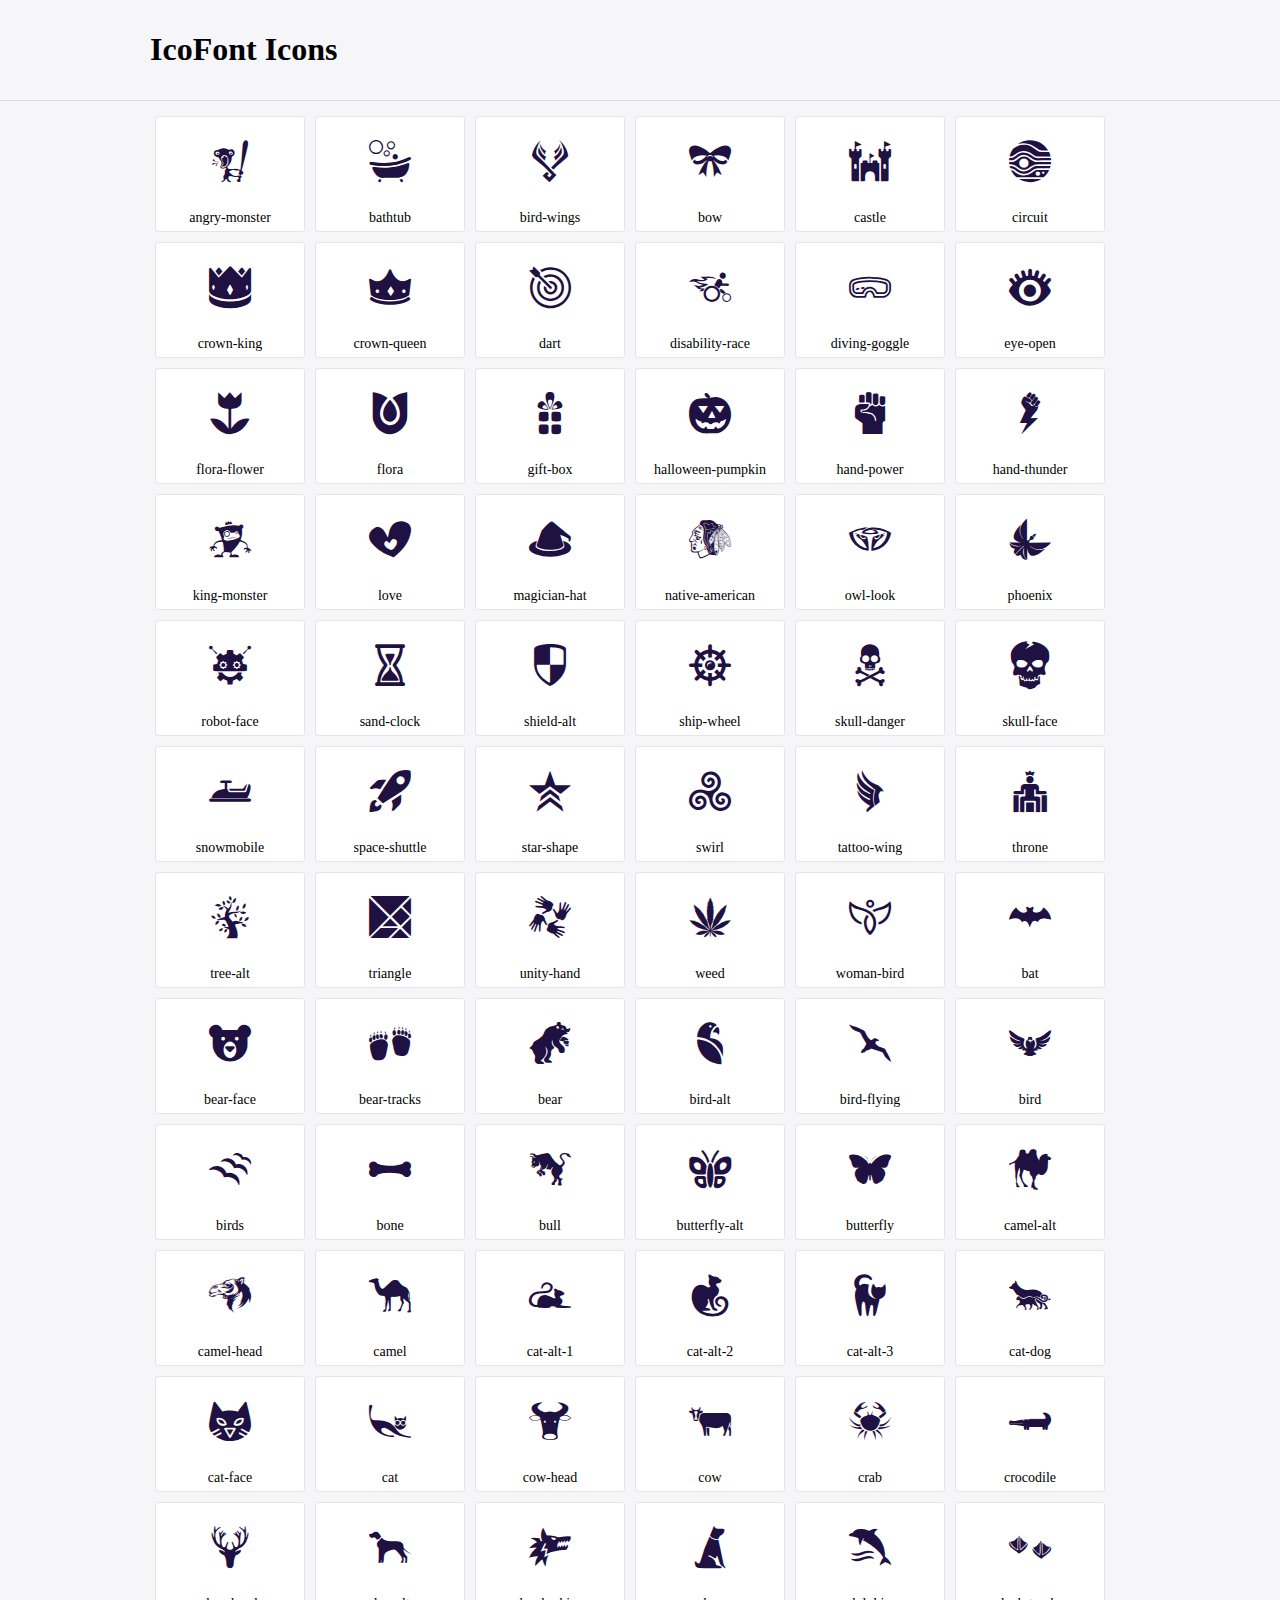
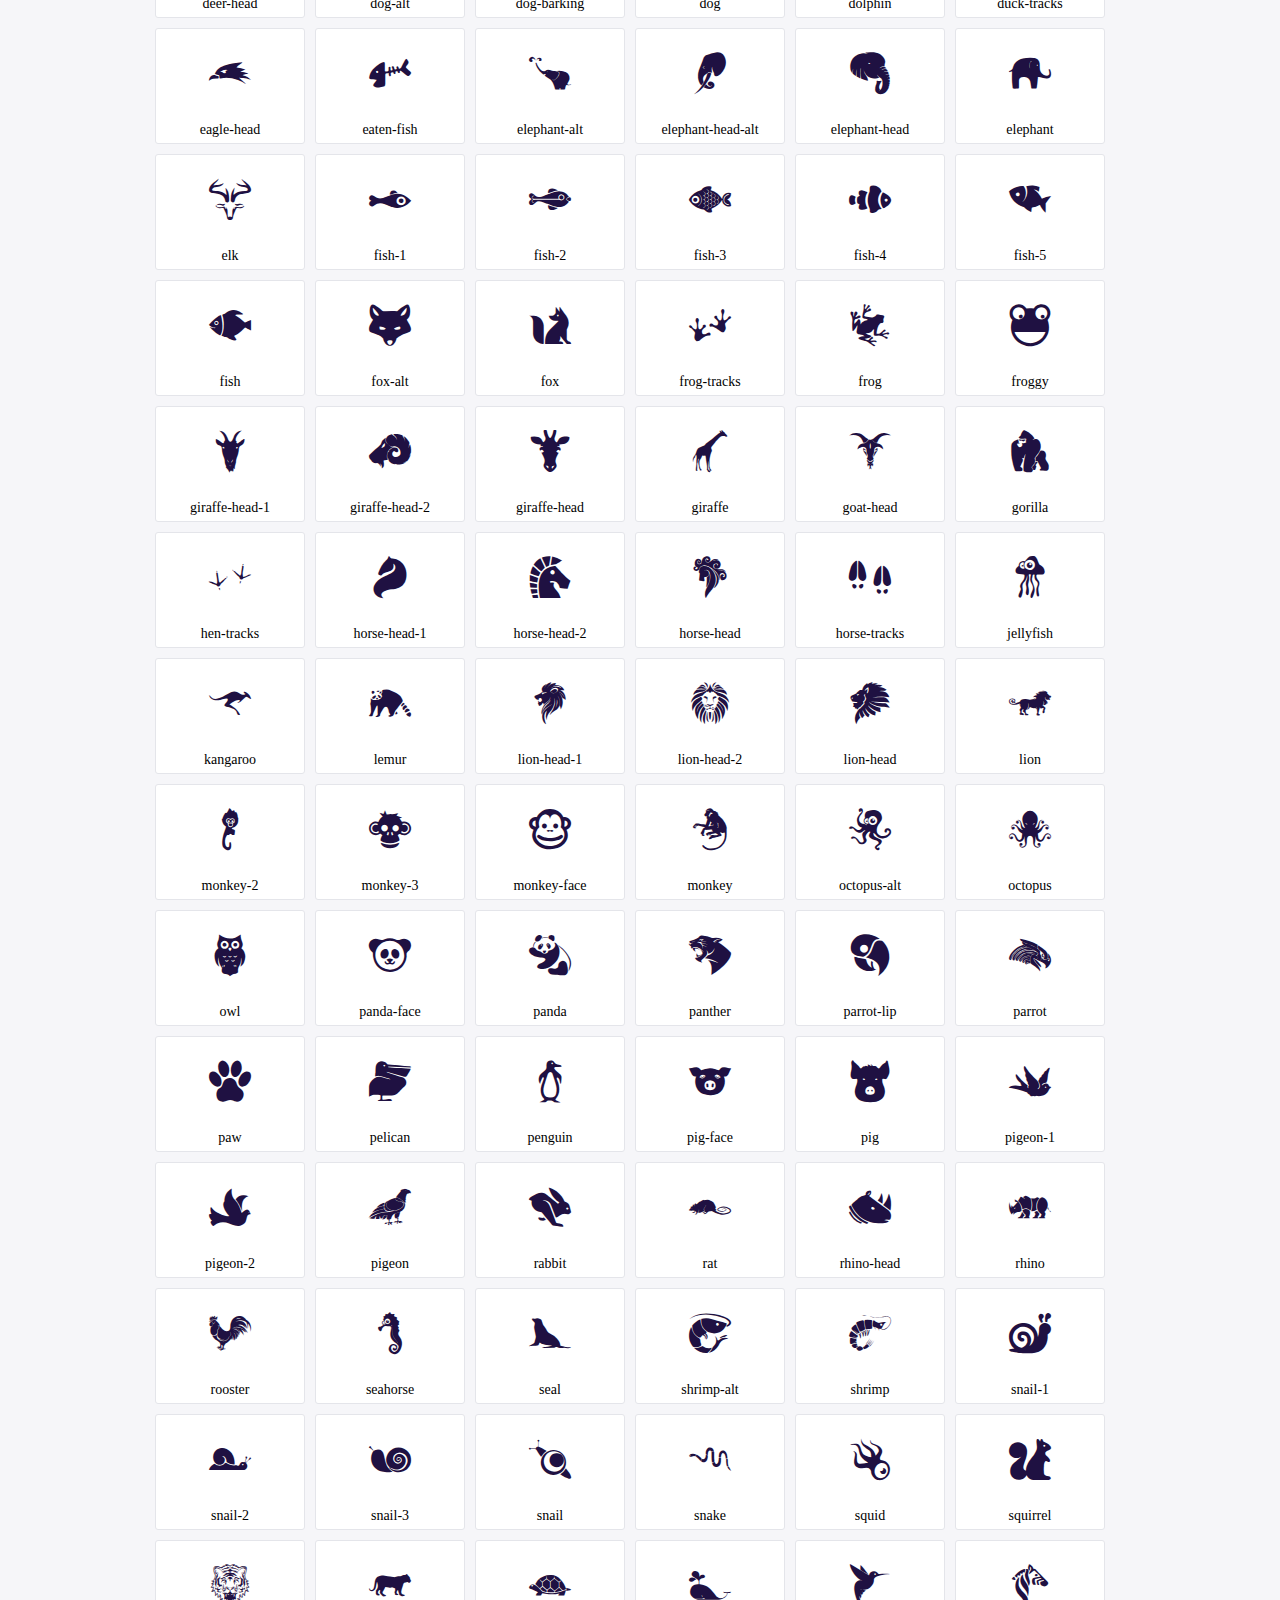
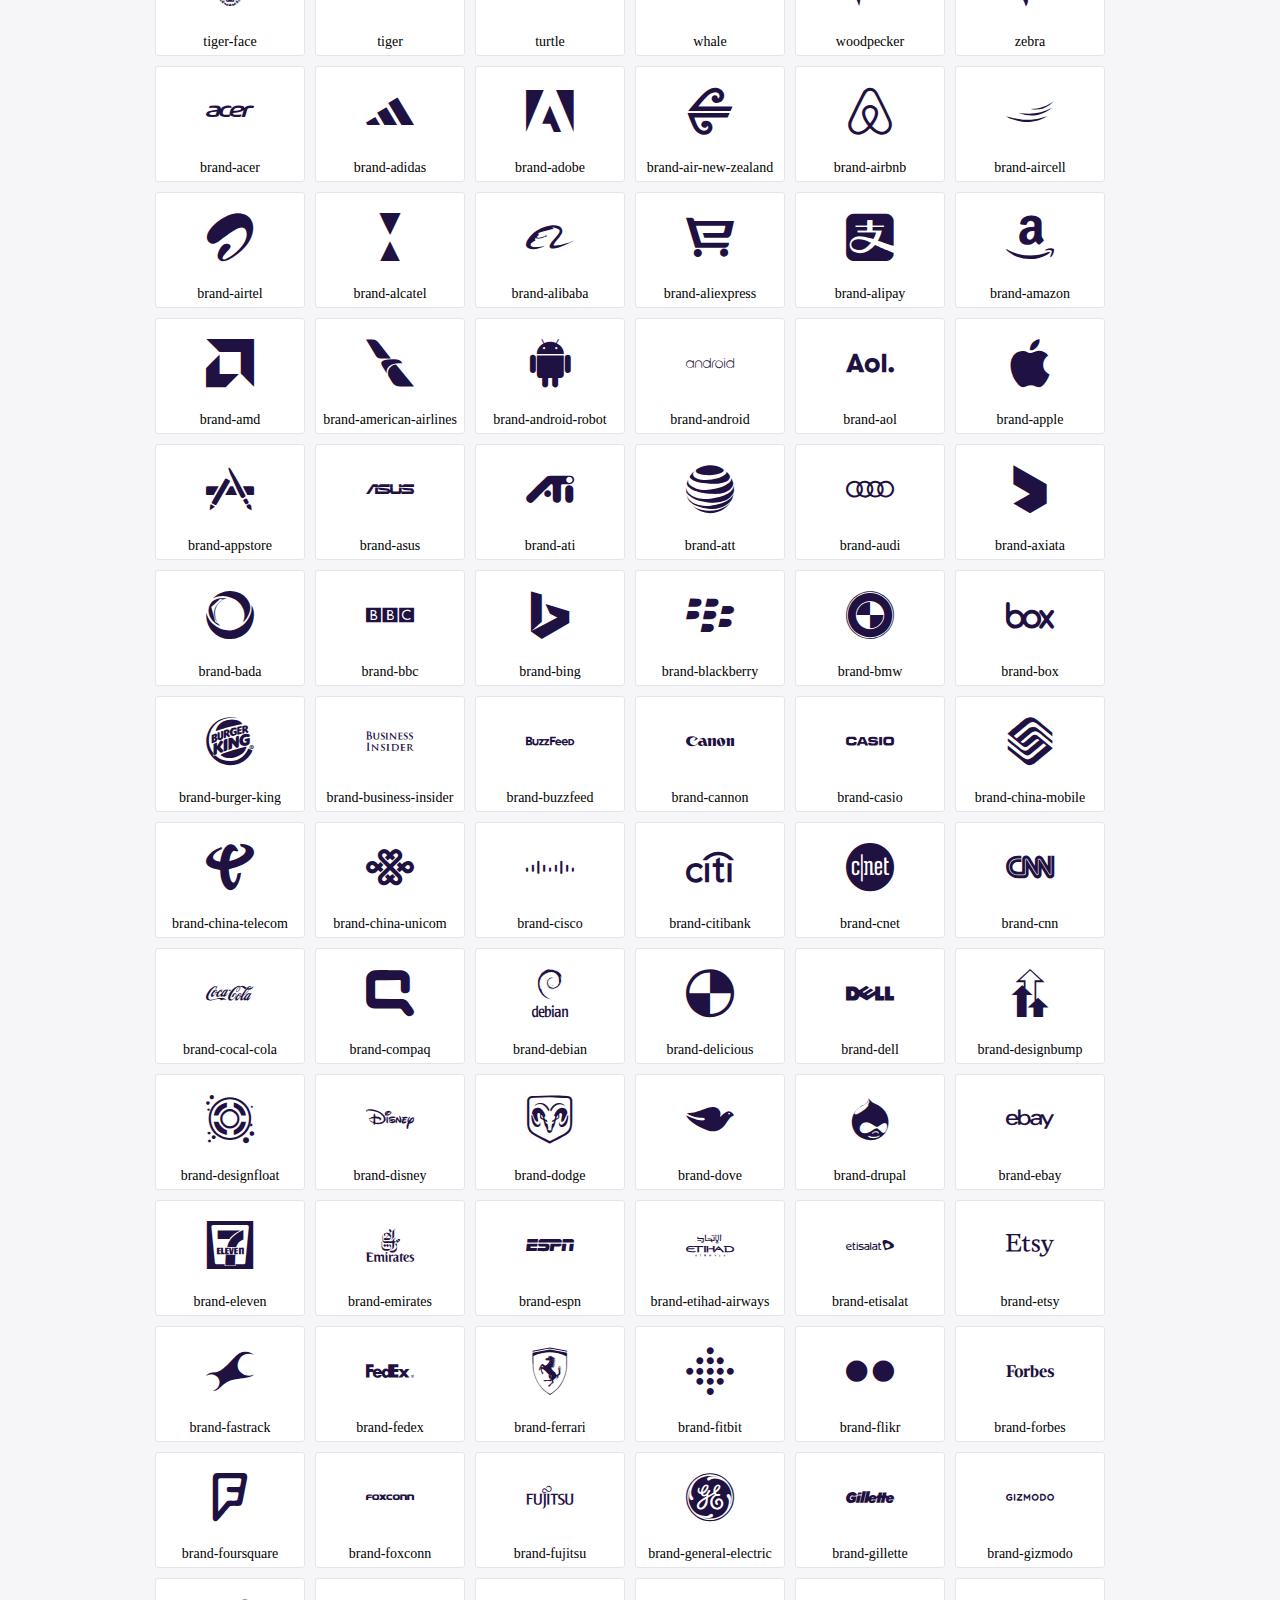
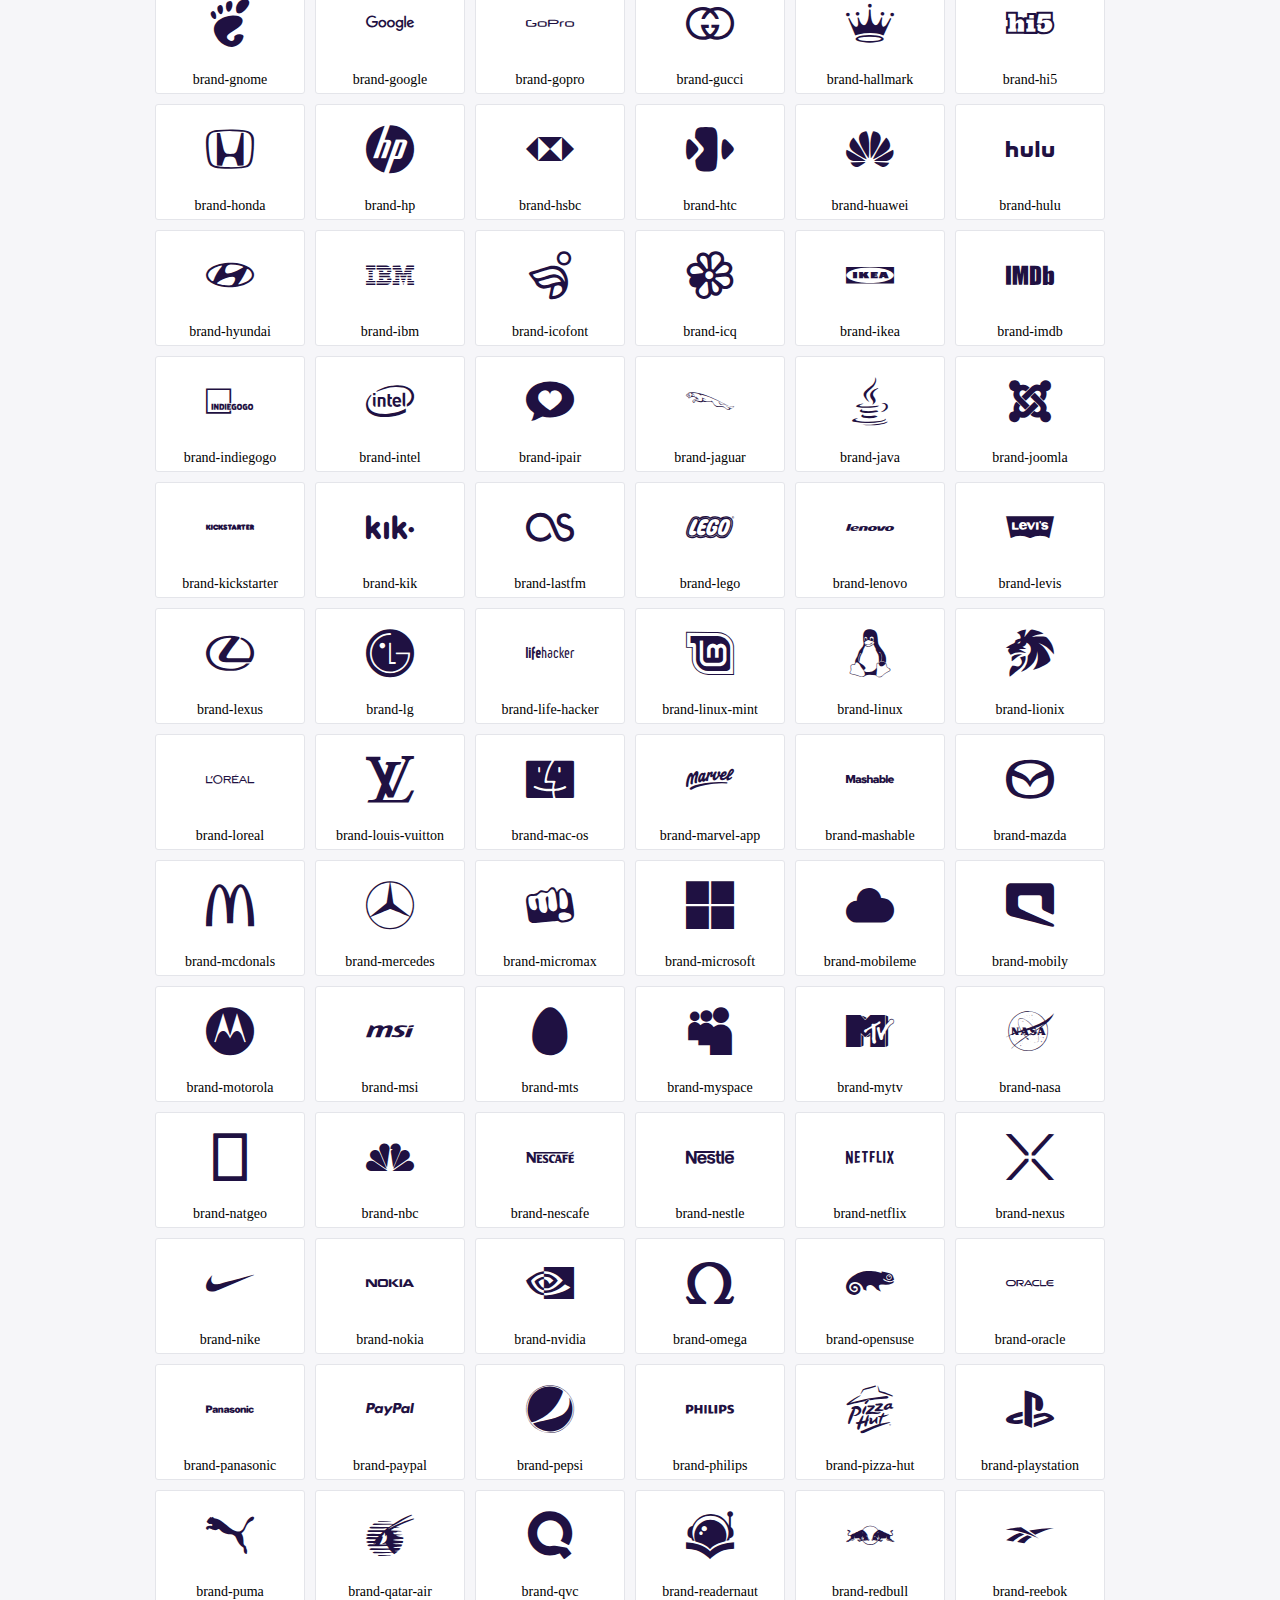
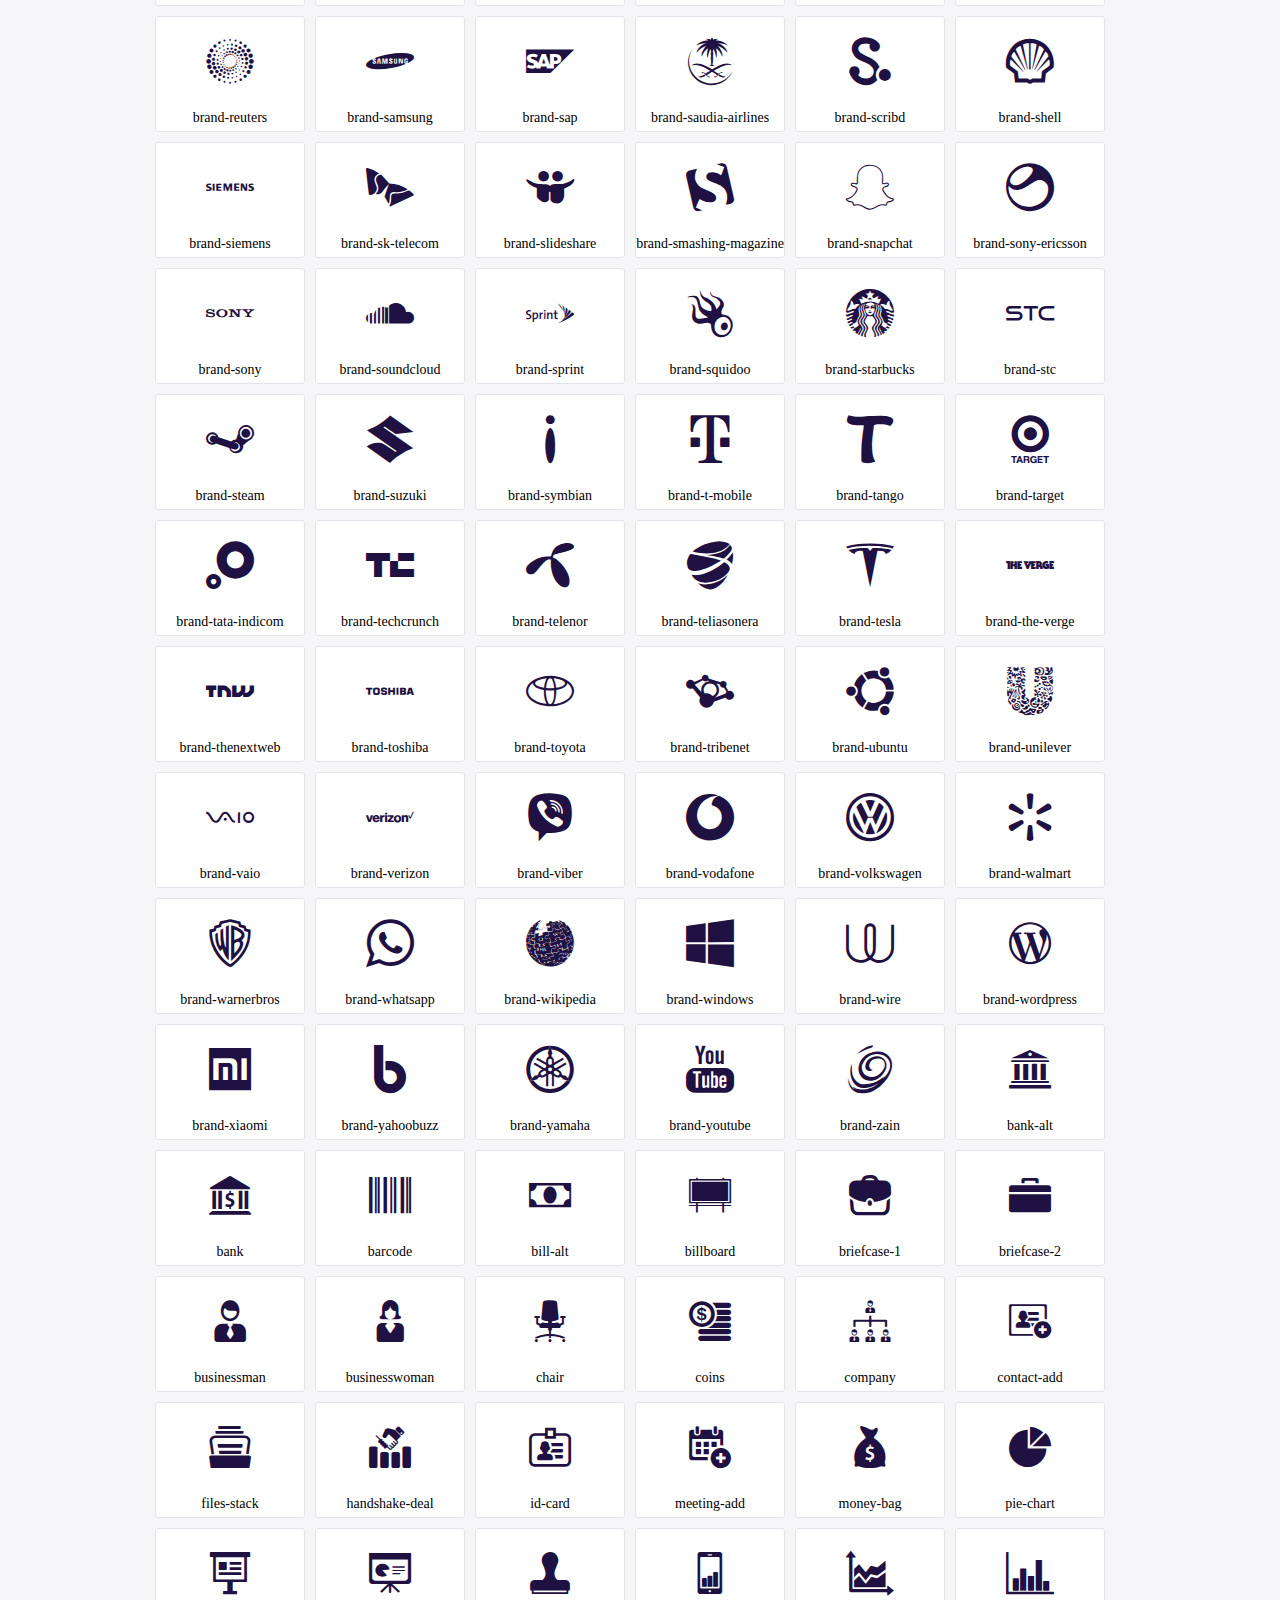
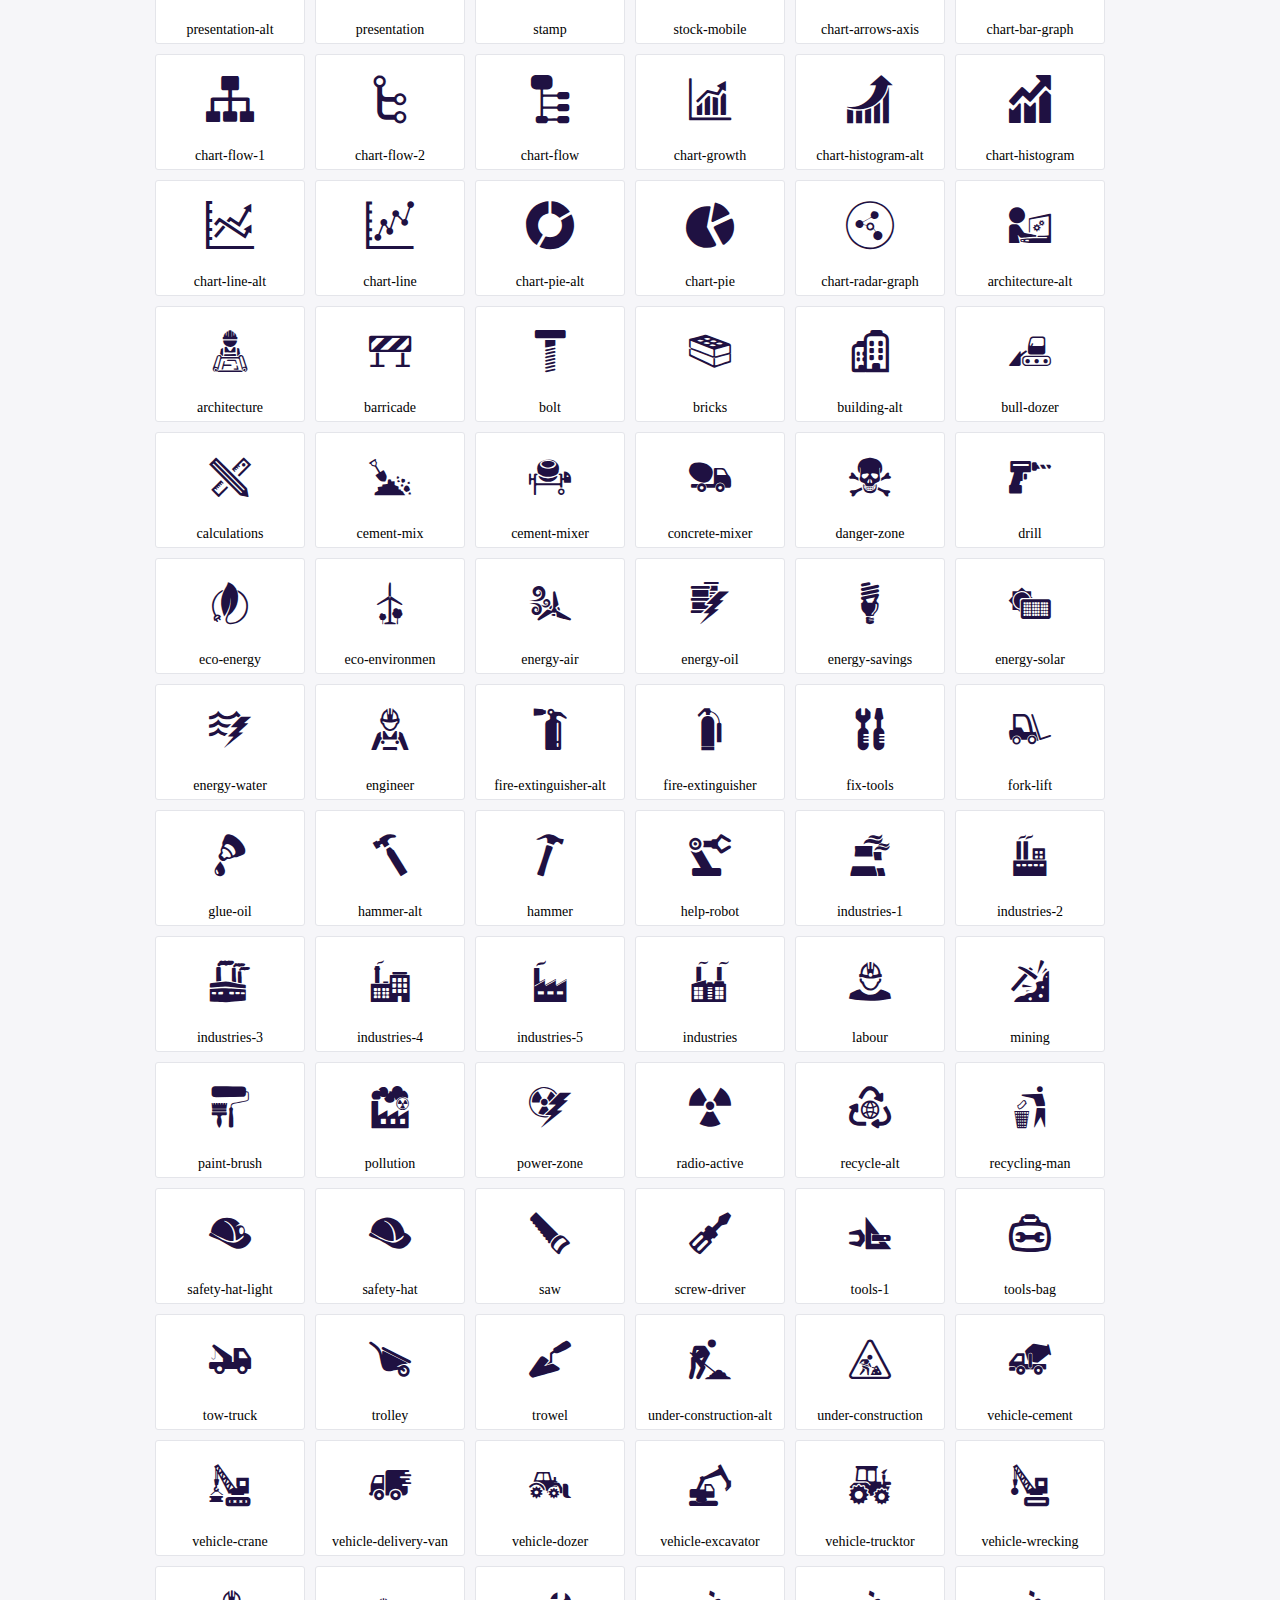
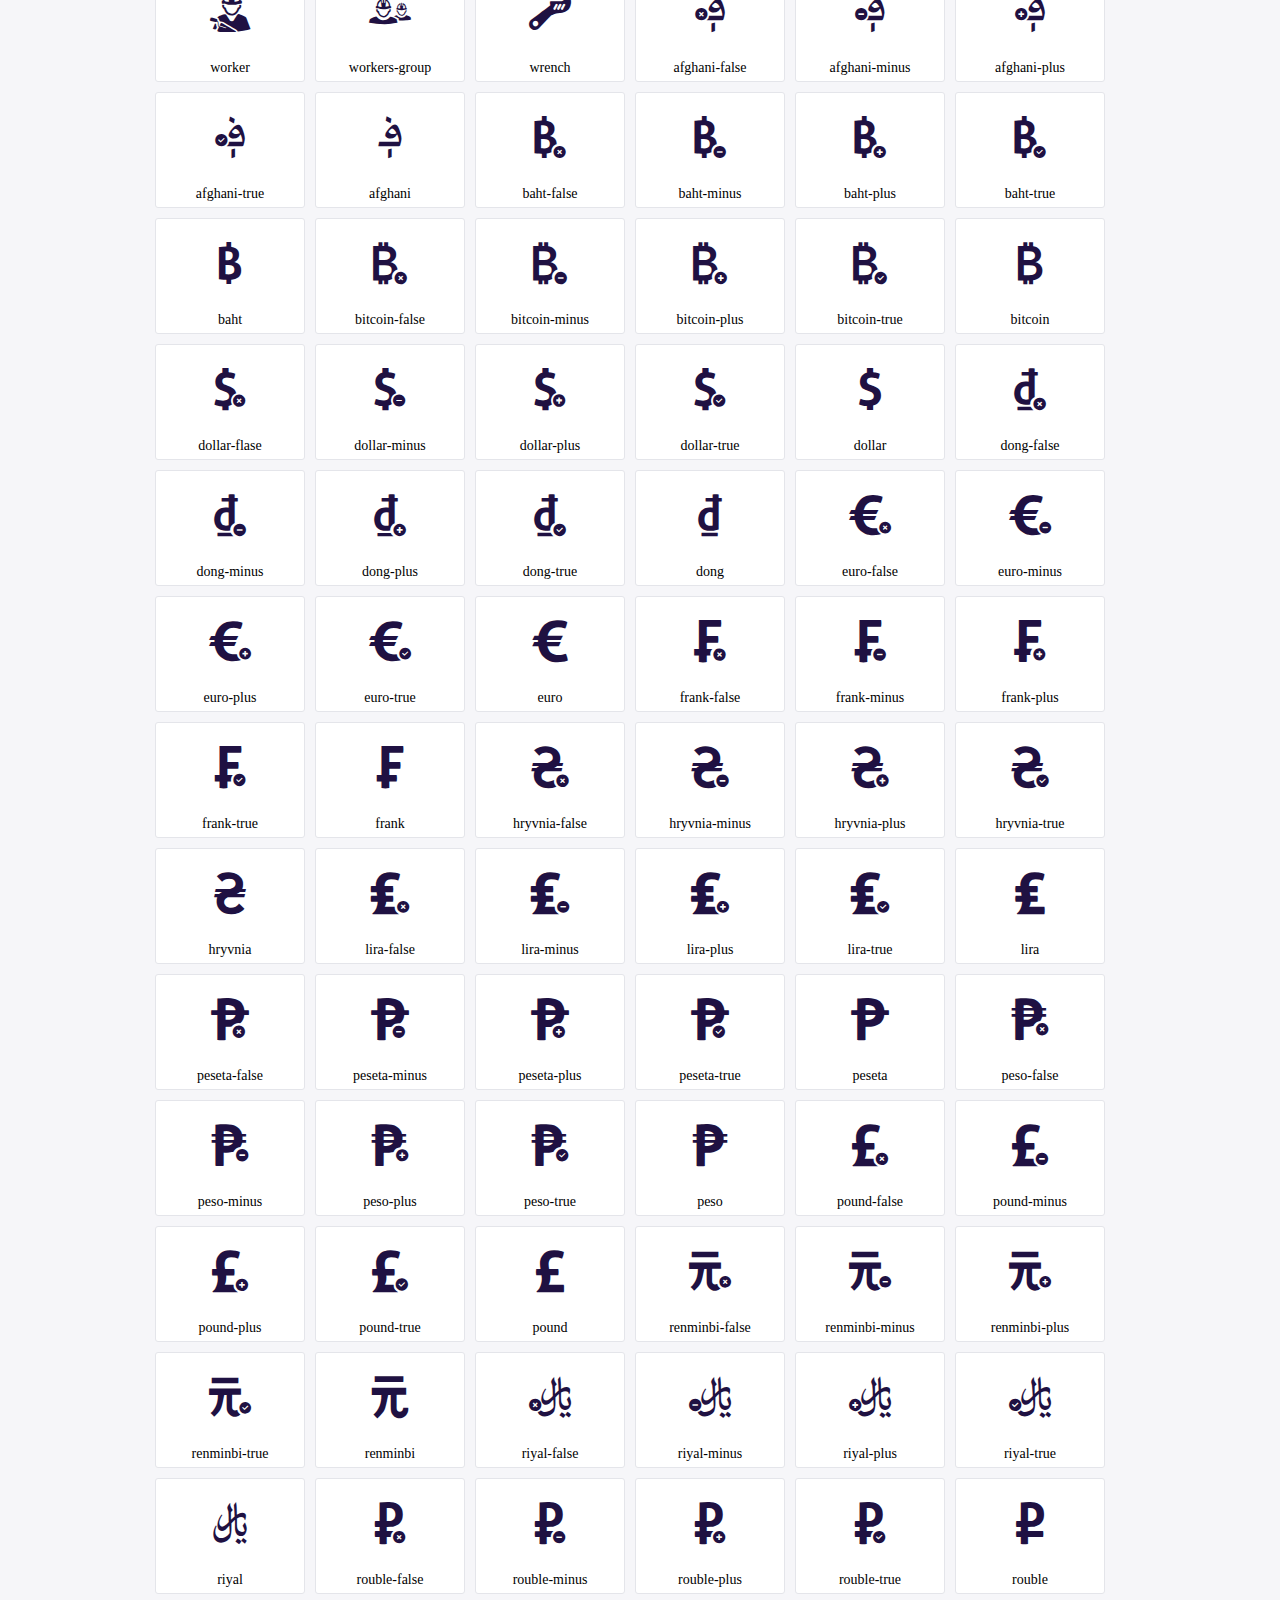
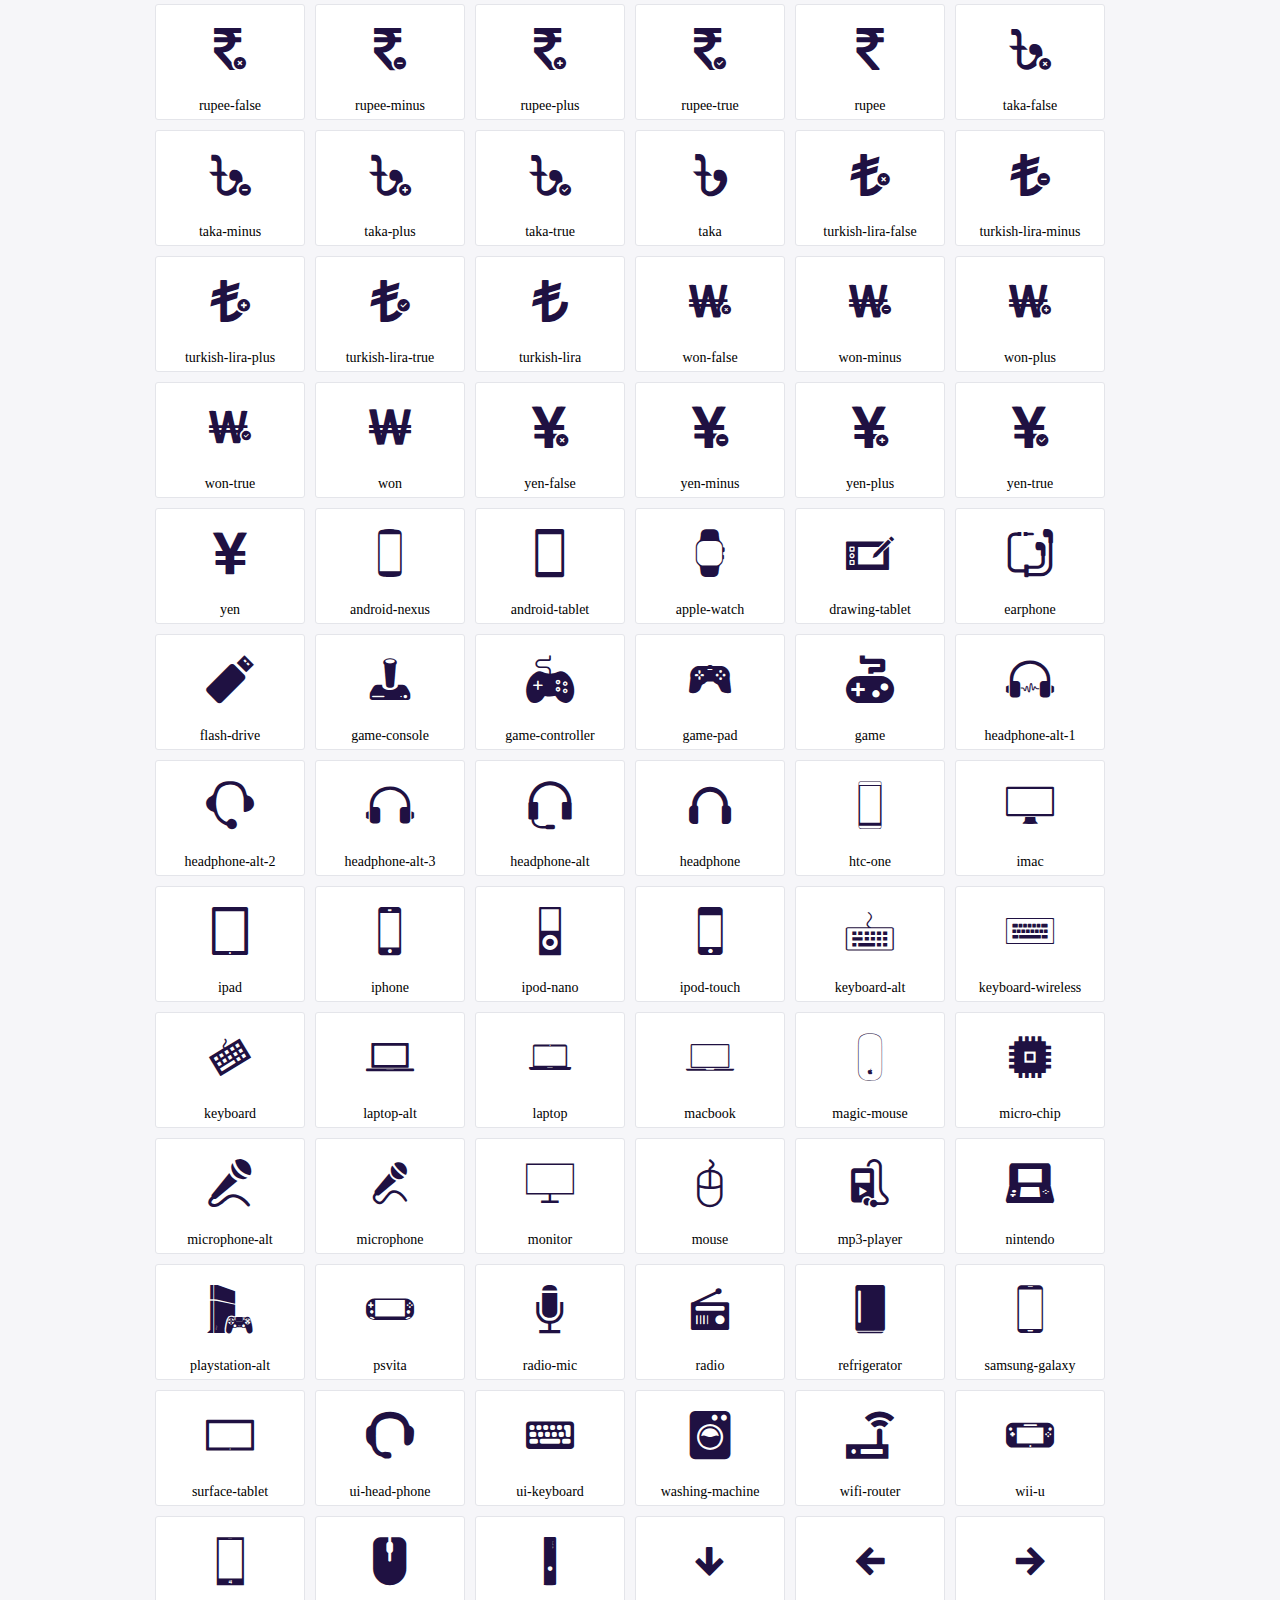
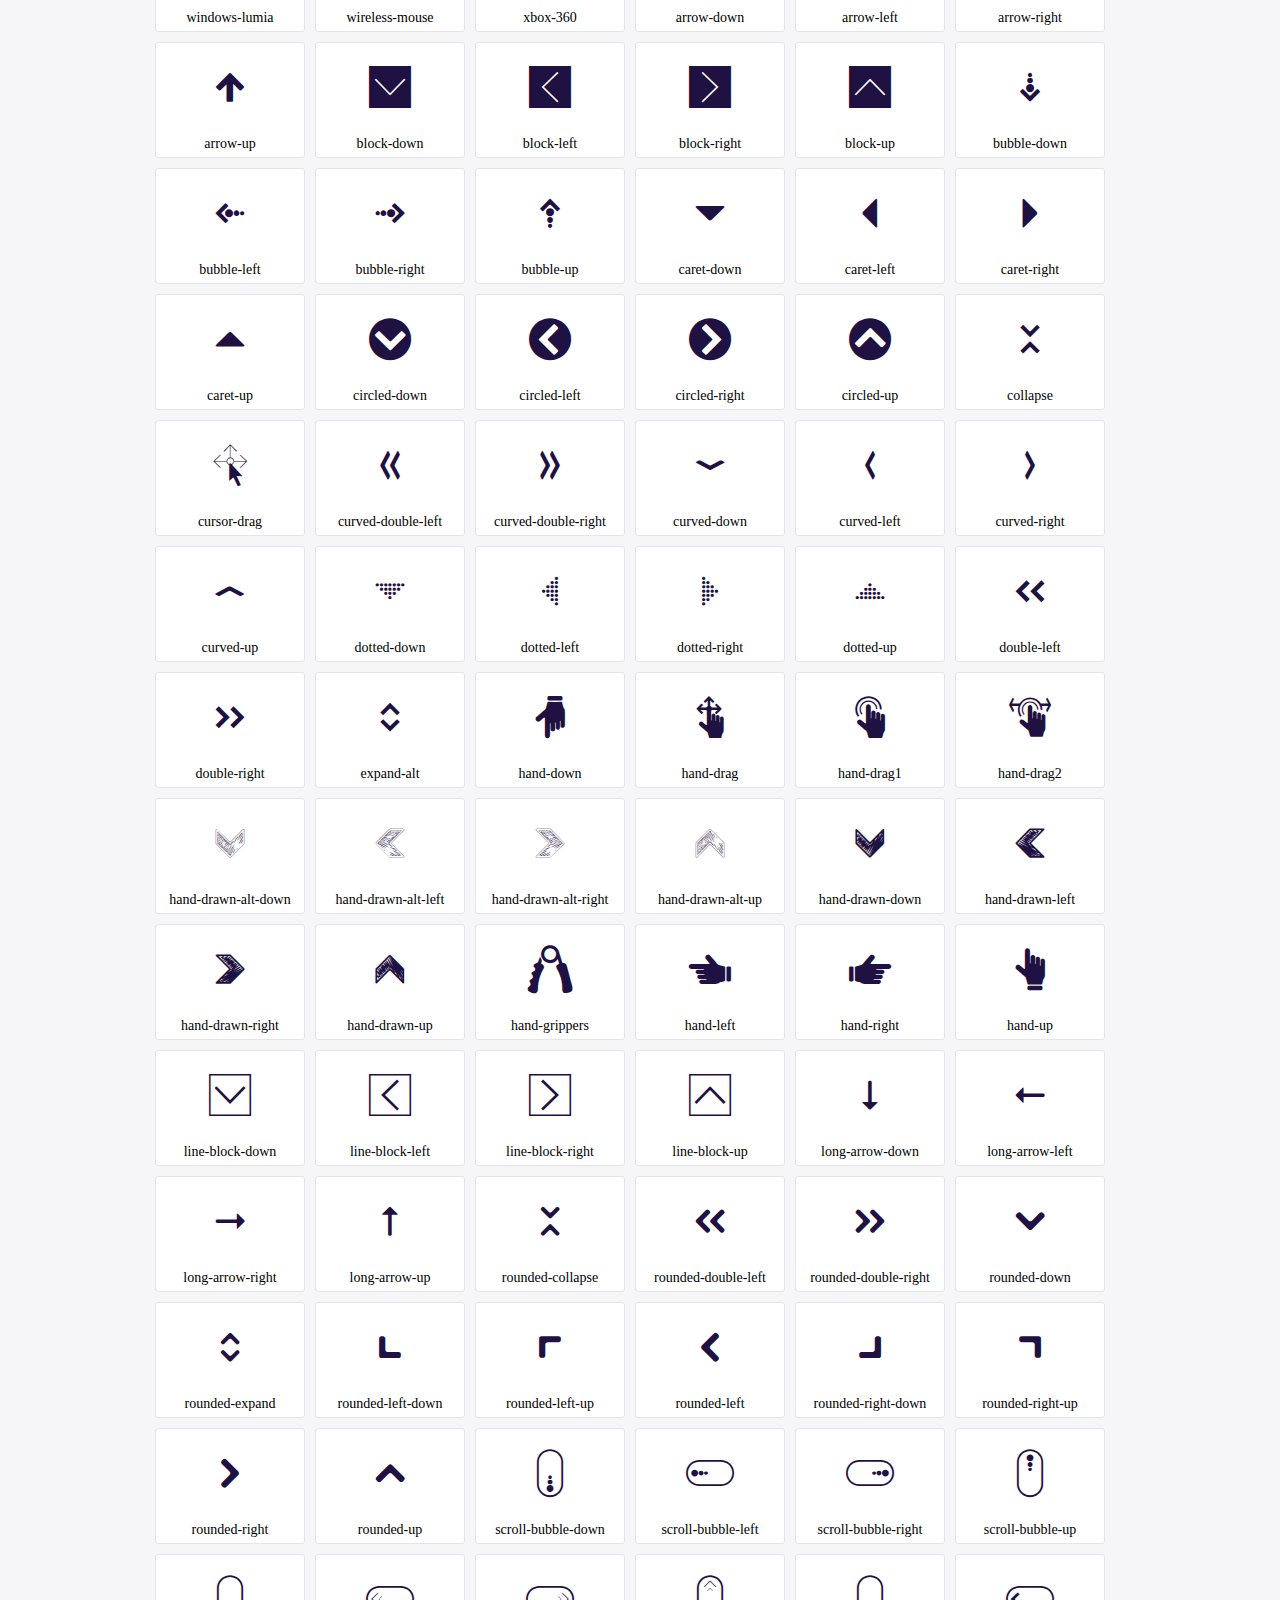
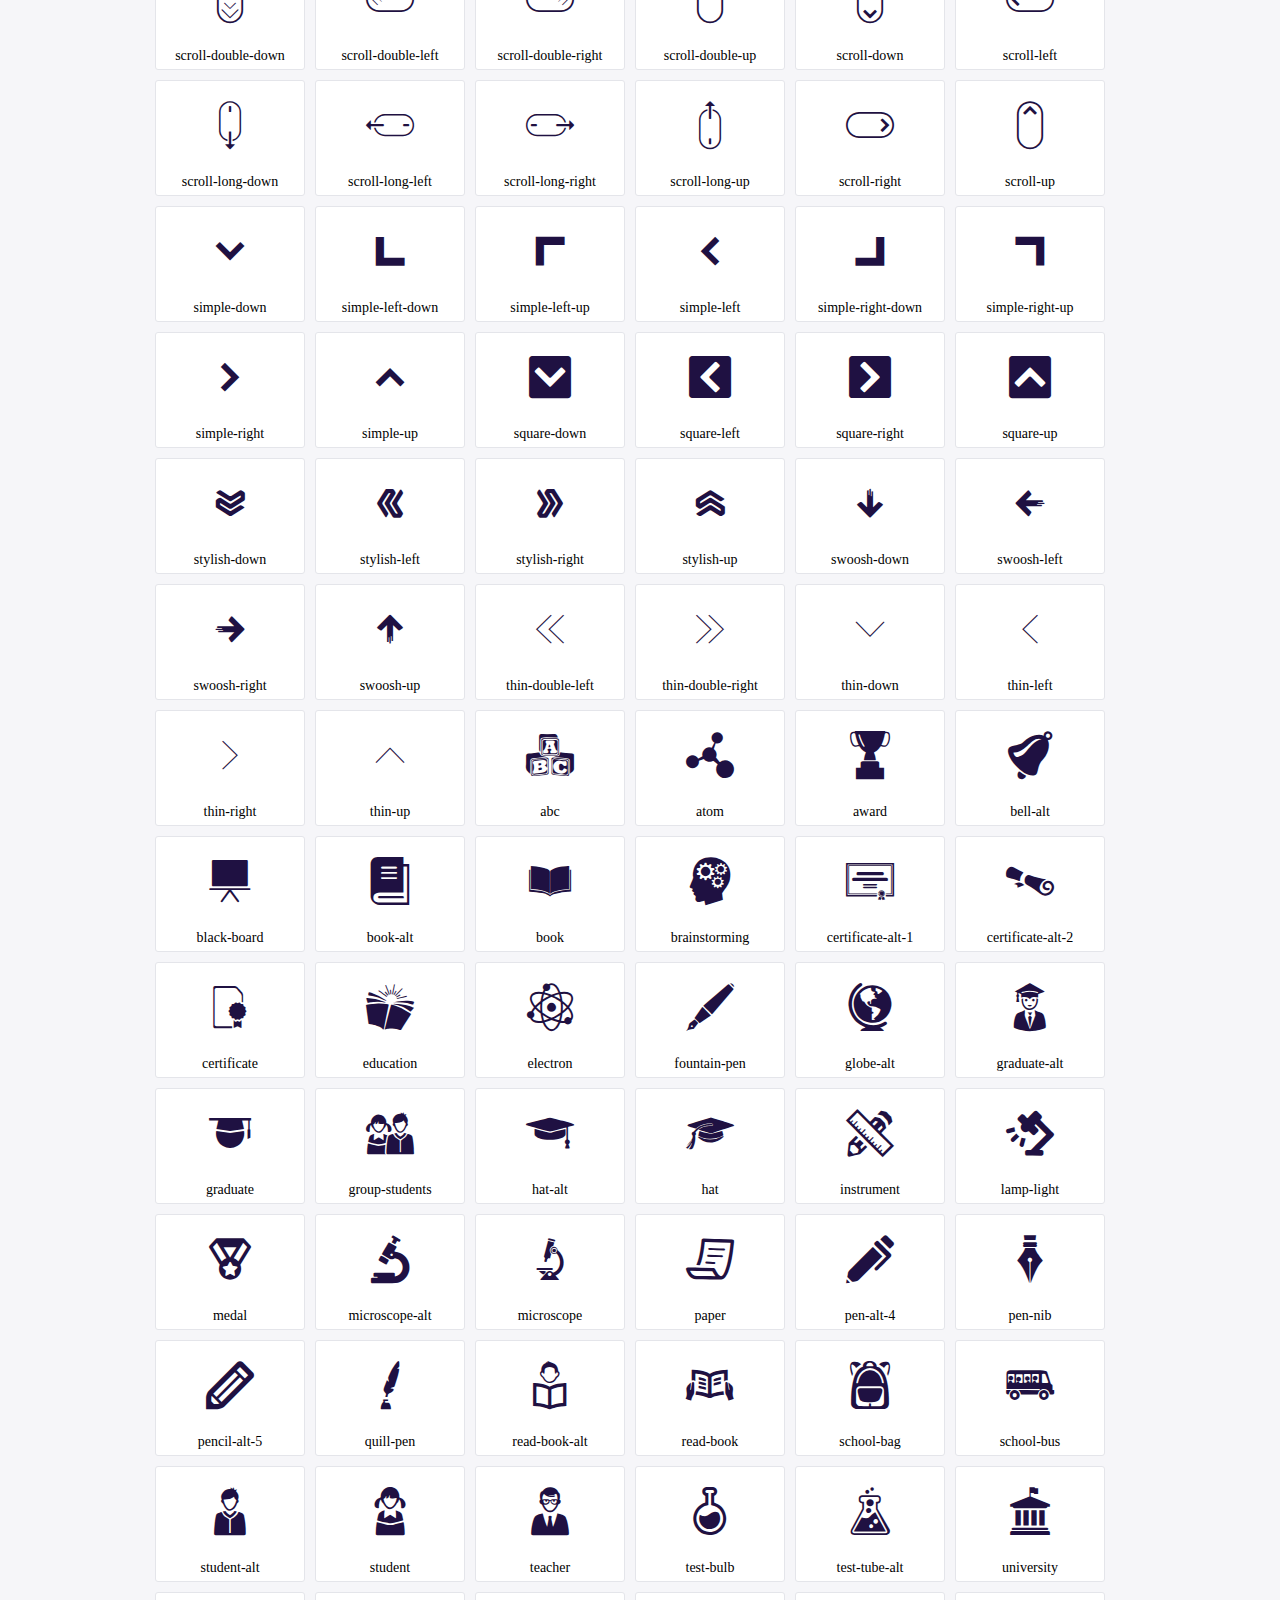
<file: foker/icofont/demo.html>
<!DOCTYPE html>
	<html>
	<head>
		<meta charset="utf-8">
		<title>Examples | IcoFont</title>
		<link rel="stylesheet" type="text/css" href="./icofont.min.css">
		<style type="text/css">
			body {
				margin: 0;
				padding: 0;
				background: #F6F6F9;
			}
			.header {
				border-bottom: 1px solid #DCDCE1;
				padding: 10px 0;
				margin-bottom: 10px;
			}
			.container {
				width: 980px;
				margin: 0 auto;
			}
			.ico-title {
				font-size: 2em;
			}
			.iconlist {
				margin: 0;
				padding: 0;
				list-style: none;
				text-align: center;
				width: 100%;
				display: flex;
				flex-wrap: wrap;
				flex-direction: row;
			}
			.iconlist li {
				position: relative;
				margin: 5px;
				width: 150px;
				cursor: pointer;
			}
			.iconlist li .icon-holder {
				position: relative;
				text-align: center;
				border-radius: 3px;
				overflow: hidden;
				padding-bottom: 5px;
				background: #ffffff;
				border: 1px solid #E4E5EA;
				transition: all 0.2s linear 0s;
			}
			.iconlist li .icon-holder:hover {
				background: #00C3DA;
				color: #ffffff;
			}
			.iconlist li .icon-holder:hover .icon i {
				color: #ffffff;
			}
			.iconlist li .icon-holder .icon {
				padding: 20px;
				text-align: center;
			}
			.iconlist li .icon-holder .icon i {
				font-size: 3em;
				color: #1F1142;
			}
			.iconlist li .icon-holder span {
				font-size: 14px;
				display: block;
				margin-top: 5px;
				border-radius: 3px;
			}
		</style>
	</head>
	<body>
	<div class="header">
		<div class="container">
			<h1 class="ico-title"> IcoFont Icons </h1>
		</div>
	</div>
	<div class="container">
		<ul class="iconlist">
		
		<li>
			<div class="icon-holder">
				<div class="icon"> 
					<i class="icofont-angry-monster"></i>
				</div> 
				<span> angry-monster </span>
			</div>
		</li>
		
		<li>
			<div class="icon-holder">
				<div class="icon"> 
					<i class="icofont-bathtub"></i>
				</div> 
				<span> bathtub </span>
			</div>
		</li>
		
		<li>
			<div class="icon-holder">
				<div class="icon"> 
					<i class="icofont-bird-wings"></i>
				</div> 
				<span> bird-wings </span>
			</div>
		</li>
		
		<li>
			<div class="icon-holder">
				<div class="icon"> 
					<i class="icofont-bow"></i>
				</div> 
				<span> bow </span>
			</div>
		</li>
		
		<li>
			<div class="icon-holder">
				<div class="icon"> 
					<i class="icofont-castle"></i>
				</div> 
				<span> castle </span>
			</div>
		</li>
		
		<li>
			<div class="icon-holder">
				<div class="icon"> 
					<i class="icofont-circuit"></i>
				</div> 
				<span> circuit </span>
			</div>
		</li>
		
		<li>
			<div class="icon-holder">
				<div class="icon"> 
					<i class="icofont-crown-king"></i>
				</div> 
				<span> crown-king </span>
			</div>
		</li>
		
		<li>
			<div class="icon-holder">
				<div class="icon"> 
					<i class="icofont-crown-queen"></i>
				</div> 
				<span> crown-queen </span>
			</div>
		</li>
		
		<li>
			<div class="icon-holder">
				<div class="icon"> 
					<i class="icofont-dart"></i>
				</div> 
				<span> dart </span>
			</div>
		</li>
		
		<li>
			<div class="icon-holder">
				<div class="icon"> 
					<i class="icofont-disability-race"></i>
				</div> 
				<span> disability-race </span>
			</div>
		</li>
		
		<li>
			<div class="icon-holder">
				<div class="icon"> 
					<i class="icofont-diving-goggle"></i>
				</div> 
				<span> diving-goggle </span>
			</div>
		</li>
		
		<li>
			<div class="icon-holder">
				<div class="icon"> 
					<i class="icofont-eye-open"></i>
				</div> 
				<span> eye-open </span>
			</div>
		</li>
		
		<li>
			<div class="icon-holder">
				<div class="icon"> 
					<i class="icofont-flora-flower"></i>
				</div> 
				<span> flora-flower </span>
			</div>
		</li>
		
		<li>
			<div class="icon-holder">
				<div class="icon"> 
					<i class="icofont-flora"></i>
				</div> 
				<span> flora </span>
			</div>
		</li>
		
		<li>
			<div class="icon-holder">
				<div class="icon"> 
					<i class="icofont-gift-box"></i>
				</div> 
				<span> gift-box </span>
			</div>
		</li>
		
		<li>
			<div class="icon-holder">
				<div class="icon"> 
					<i class="icofont-halloween-pumpkin"></i>
				</div> 
				<span> halloween-pumpkin </span>
			</div>
		</li>
		
		<li>
			<div class="icon-holder">
				<div class="icon"> 
					<i class="icofont-hand-power"></i>
				</div> 
				<span> hand-power </span>
			</div>
		</li>
		
		<li>
			<div class="icon-holder">
				<div class="icon"> 
					<i class="icofont-hand-thunder"></i>
				</div> 
				<span> hand-thunder </span>
			</div>
		</li>
		
		<li>
			<div class="icon-holder">
				<div class="icon"> 
					<i class="icofont-king-monster"></i>
				</div> 
				<span> king-monster </span>
			</div>
		</li>
		
		<li>
			<div class="icon-holder">
				<div class="icon"> 
					<i class="icofont-love"></i>
				</div> 
				<span> love </span>
			</div>
		</li>
		
		<li>
			<div class="icon-holder">
				<div class="icon"> 
					<i class="icofont-magician-hat"></i>
				</div> 
				<span> magician-hat </span>
			</div>
		</li>
		
		<li>
			<div class="icon-holder">
				<div class="icon"> 
					<i class="icofont-native-american"></i>
				</div> 
				<span> native-american </span>
			</div>
		</li>
		
		<li>
			<div class="icon-holder">
				<div class="icon"> 
					<i class="icofont-owl-look"></i>
				</div> 
				<span> owl-look </span>
			</div>
		</li>
		
		<li>
			<div class="icon-holder">
				<div class="icon"> 
					<i class="icofont-phoenix"></i>
				</div> 
				<span> phoenix </span>
			</div>
		</li>
		
		<li>
			<div class="icon-holder">
				<div class="icon"> 
					<i class="icofont-robot-face"></i>
				</div> 
				<span> robot-face </span>
			</div>
		</li>
		
		<li>
			<div class="icon-holder">
				<div class="icon"> 
					<i class="icofont-sand-clock"></i>
				</div> 
				<span> sand-clock </span>
			</div>
		</li>
		
		<li>
			<div class="icon-holder">
				<div class="icon"> 
					<i class="icofont-shield-alt"></i>
				</div> 
				<span> shield-alt </span>
			</div>
		</li>
		
		<li>
			<div class="icon-holder">
				<div class="icon"> 
					<i class="icofont-ship-wheel"></i>
				</div> 
				<span> ship-wheel </span>
			</div>
		</li>
		
		<li>
			<div class="icon-holder">
				<div class="icon"> 
					<i class="icofont-skull-danger"></i>
				</div> 
				<span> skull-danger </span>
			</div>
		</li>
		
		<li>
			<div class="icon-holder">
				<div class="icon"> 
					<i class="icofont-skull-face"></i>
				</div> 
				<span> skull-face </span>
			</div>
		</li>
		
		<li>
			<div class="icon-holder">
				<div class="icon"> 
					<i class="icofont-snowmobile"></i>
				</div> 
				<span> snowmobile </span>
			</div>
		</li>
		
		<li>
			<div class="icon-holder">
				<div class="icon"> 
					<i class="icofont-space-shuttle"></i>
				</div> 
				<span> space-shuttle </span>
			</div>
		</li>
		
		<li>
			<div class="icon-holder">
				<div class="icon"> 
					<i class="icofont-star-shape"></i>
				</div> 
				<span> star-shape </span>
			</div>
		</li>
		
		<li>
			<div class="icon-holder">
				<div class="icon"> 
					<i class="icofont-swirl"></i>
				</div> 
				<span> swirl </span>
			</div>
		</li>
		
		<li>
			<div class="icon-holder">
				<div class="icon"> 
					<i class="icofont-tattoo-wing"></i>
				</div> 
				<span> tattoo-wing </span>
			</div>
		</li>
		
		<li>
			<div class="icon-holder">
				<div class="icon"> 
					<i class="icofont-throne"></i>
				</div> 
				<span> throne </span>
			</div>
		</li>
		
		<li>
			<div class="icon-holder">
				<div class="icon"> 
					<i class="icofont-tree-alt"></i>
				</div> 
				<span> tree-alt </span>
			</div>
		</li>
		
		<li>
			<div class="icon-holder">
				<div class="icon"> 
					<i class="icofont-triangle"></i>
				</div> 
				<span> triangle </span>
			</div>
		</li>
		
		<li>
			<div class="icon-holder">
				<div class="icon"> 
					<i class="icofont-unity-hand"></i>
				</div> 
				<span> unity-hand </span>
			</div>
		</li>
		
		<li>
			<div class="icon-holder">
				<div class="icon"> 
					<i class="icofont-weed"></i>
				</div> 
				<span> weed </span>
			</div>
		</li>
		
		<li>
			<div class="icon-holder">
				<div class="icon"> 
					<i class="icofont-woman-bird"></i>
				</div> 
				<span> woman-bird </span>
			</div>
		</li>
		
		<li>
			<div class="icon-holder">
				<div class="icon"> 
					<i class="icofont-bat"></i>
				</div> 
				<span> bat </span>
			</div>
		</li>
		
		<li>
			<div class="icon-holder">
				<div class="icon"> 
					<i class="icofont-bear-face"></i>
				</div> 
				<span> bear-face </span>
			</div>
		</li>
		
		<li>
			<div class="icon-holder">
				<div class="icon"> 
					<i class="icofont-bear-tracks"></i>
				</div> 
				<span> bear-tracks </span>
			</div>
		</li>
		
		<li>
			<div class="icon-holder">
				<div class="icon"> 
					<i class="icofont-bear"></i>
				</div> 
				<span> bear </span>
			</div>
		</li>
		
		<li>
			<div class="icon-holder">
				<div class="icon"> 
					<i class="icofont-bird-alt"></i>
				</div> 
				<span> bird-alt </span>
			</div>
		</li>
		
		<li>
			<div class="icon-holder">
				<div class="icon"> 
					<i class="icofont-bird-flying"></i>
				</div> 
				<span> bird-flying </span>
			</div>
		</li>
		
		<li>
			<div class="icon-holder">
				<div class="icon"> 
					<i class="icofont-bird"></i>
				</div> 
				<span> bird </span>
			</div>
		</li>
		
		<li>
			<div class="icon-holder">
				<div class="icon"> 
					<i class="icofont-birds"></i>
				</div> 
				<span> birds </span>
			</div>
		</li>
		
		<li>
			<div class="icon-holder">
				<div class="icon"> 
					<i class="icofont-bone"></i>
				</div> 
				<span> bone </span>
			</div>
		</li>
		
		<li>
			<div class="icon-holder">
				<div class="icon"> 
					<i class="icofont-bull"></i>
				</div> 
				<span> bull </span>
			</div>
		</li>
		
		<li>
			<div class="icon-holder">
				<div class="icon"> 
					<i class="icofont-butterfly-alt"></i>
				</div> 
				<span> butterfly-alt </span>
			</div>
		</li>
		
		<li>
			<div class="icon-holder">
				<div class="icon"> 
					<i class="icofont-butterfly"></i>
				</div> 
				<span> butterfly </span>
			</div>
		</li>
		
		<li>
			<div class="icon-holder">
				<div class="icon"> 
					<i class="icofont-camel-alt"></i>
				</div> 
				<span> camel-alt </span>
			</div>
		</li>
		
		<li>
			<div class="icon-holder">
				<div class="icon"> 
					<i class="icofont-camel-head"></i>
				</div> 
				<span> camel-head </span>
			</div>
		</li>
		
		<li>
			<div class="icon-holder">
				<div class="icon"> 
					<i class="icofont-camel"></i>
				</div> 
				<span> camel </span>
			</div>
		</li>
		
		<li>
			<div class="icon-holder">
				<div class="icon"> 
					<i class="icofont-cat-alt-1"></i>
				</div> 
				<span> cat-alt-1 </span>
			</div>
		</li>
		
		<li>
			<div class="icon-holder">
				<div class="icon"> 
					<i class="icofont-cat-alt-2"></i>
				</div> 
				<span> cat-alt-2 </span>
			</div>
		</li>
		
		<li>
			<div class="icon-holder">
				<div class="icon"> 
					<i class="icofont-cat-alt-3"></i>
				</div> 
				<span> cat-alt-3 </span>
			</div>
		</li>
		
		<li>
			<div class="icon-holder">
				<div class="icon"> 
					<i class="icofont-cat-dog"></i>
				</div> 
				<span> cat-dog </span>
			</div>
		</li>
		
		<li>
			<div class="icon-holder">
				<div class="icon"> 
					<i class="icofont-cat-face"></i>
				</div> 
				<span> cat-face </span>
			</div>
		</li>
		
		<li>
			<div class="icon-holder">
				<div class="icon"> 
					<i class="icofont-cat"></i>
				</div> 
				<span> cat </span>
			</div>
		</li>
		
		<li>
			<div class="icon-holder">
				<div class="icon"> 
					<i class="icofont-cow-head"></i>
				</div> 
				<span> cow-head </span>
			</div>
		</li>
		
		<li>
			<div class="icon-holder">
				<div class="icon"> 
					<i class="icofont-cow"></i>
				</div> 
				<span> cow </span>
			</div>
		</li>
		
		<li>
			<div class="icon-holder">
				<div class="icon"> 
					<i class="icofont-crab"></i>
				</div> 
				<span> crab </span>
			</div>
		</li>
		
		<li>
			<div class="icon-holder">
				<div class="icon"> 
					<i class="icofont-crocodile"></i>
				</div> 
				<span> crocodile </span>
			</div>
		</li>
		
		<li>
			<div class="icon-holder">
				<div class="icon"> 
					<i class="icofont-deer-head"></i>
				</div> 
				<span> deer-head </span>
			</div>
		</li>
		
		<li>
			<div class="icon-holder">
				<div class="icon"> 
					<i class="icofont-dog-alt"></i>
				</div> 
				<span> dog-alt </span>
			</div>
		</li>
		
		<li>
			<div class="icon-holder">
				<div class="icon"> 
					<i class="icofont-dog-barking"></i>
				</div> 
				<span> dog-barking </span>
			</div>
		</li>
		
		<li>
			<div class="icon-holder">
				<div class="icon"> 
					<i class="icofont-dog"></i>
				</div> 
				<span> dog </span>
			</div>
		</li>
		
		<li>
			<div class="icon-holder">
				<div class="icon"> 
					<i class="icofont-dolphin"></i>
				</div> 
				<span> dolphin </span>
			</div>
		</li>
		
		<li>
			<div class="icon-holder">
				<div class="icon"> 
					<i class="icofont-duck-tracks"></i>
				</div> 
				<span> duck-tracks </span>
			</div>
		</li>
		
		<li>
			<div class="icon-holder">
				<div class="icon"> 
					<i class="icofont-eagle-head"></i>
				</div> 
				<span> eagle-head </span>
			</div>
		</li>
		
		<li>
			<div class="icon-holder">
				<div class="icon"> 
					<i class="icofont-eaten-fish"></i>
				</div> 
				<span> eaten-fish </span>
			</div>
		</li>
		
		<li>
			<div class="icon-holder">
				<div class="icon"> 
					<i class="icofont-elephant-alt"></i>
				</div> 
				<span> elephant-alt </span>
			</div>
		</li>
		
		<li>
			<div class="icon-holder">
				<div class="icon"> 
					<i class="icofont-elephant-head-alt"></i>
				</div> 
				<span> elephant-head-alt </span>
			</div>
		</li>
		
		<li>
			<div class="icon-holder">
				<div class="icon"> 
					<i class="icofont-elephant-head"></i>
				</div> 
				<span> elephant-head </span>
			</div>
		</li>
		
		<li>
			<div class="icon-holder">
				<div class="icon"> 
					<i class="icofont-elephant"></i>
				</div> 
				<span> elephant </span>
			</div>
		</li>
		
		<li>
			<div class="icon-holder">
				<div class="icon"> 
					<i class="icofont-elk"></i>
				</div> 
				<span> elk </span>
			</div>
		</li>
		
		<li>
			<div class="icon-holder">
				<div class="icon"> 
					<i class="icofont-fish-1"></i>
				</div> 
				<span> fish-1 </span>
			</div>
		</li>
		
		<li>
			<div class="icon-holder">
				<div class="icon"> 
					<i class="icofont-fish-2"></i>
				</div> 
				<span> fish-2 </span>
			</div>
		</li>
		
		<li>
			<div class="icon-holder">
				<div class="icon"> 
					<i class="icofont-fish-3"></i>
				</div> 
				<span> fish-3 </span>
			</div>
		</li>
		
		<li>
			<div class="icon-holder">
				<div class="icon"> 
					<i class="icofont-fish-4"></i>
				</div> 
				<span> fish-4 </span>
			</div>
		</li>
		
		<li>
			<div class="icon-holder">
				<div class="icon"> 
					<i class="icofont-fish-5"></i>
				</div> 
				<span> fish-5 </span>
			</div>
		</li>
		
		<li>
			<div class="icon-holder">
				<div class="icon"> 
					<i class="icofont-fish"></i>
				</div> 
				<span> fish </span>
			</div>
		</li>
		
		<li>
			<div class="icon-holder">
				<div class="icon"> 
					<i class="icofont-fox-alt"></i>
				</div> 
				<span> fox-alt </span>
			</div>
		</li>
		
		<li>
			<div class="icon-holder">
				<div class="icon"> 
					<i class="icofont-fox"></i>
				</div> 
				<span> fox </span>
			</div>
		</li>
		
		<li>
			<div class="icon-holder">
				<div class="icon"> 
					<i class="icofont-frog-tracks"></i>
				</div> 
				<span> frog-tracks </span>
			</div>
		</li>
		
		<li>
			<div class="icon-holder">
				<div class="icon"> 
					<i class="icofont-frog"></i>
				</div> 
				<span> frog </span>
			</div>
		</li>
		
		<li>
			<div class="icon-holder">
				<div class="icon"> 
					<i class="icofont-froggy"></i>
				</div> 
				<span> froggy </span>
			</div>
		</li>
		
		<li>
			<div class="icon-holder">
				<div class="icon"> 
					<i class="icofont-giraffe-head-1"></i>
				</div> 
				<span> giraffe-head-1 </span>
			</div>
		</li>
		
		<li>
			<div class="icon-holder">
				<div class="icon"> 
					<i class="icofont-giraffe-head-2"></i>
				</div> 
				<span> giraffe-head-2 </span>
			</div>
		</li>
		
		<li>
			<div class="icon-holder">
				<div class="icon"> 
					<i class="icofont-giraffe-head"></i>
				</div> 
				<span> giraffe-head </span>
			</div>
		</li>
		
		<li>
			<div class="icon-holder">
				<div class="icon"> 
					<i class="icofont-giraffe"></i>
				</div> 
				<span> giraffe </span>
			</div>
		</li>
		
		<li>
			<div class="icon-holder">
				<div class="icon"> 
					<i class="icofont-goat-head"></i>
				</div> 
				<span> goat-head </span>
			</div>
		</li>
		
		<li>
			<div class="icon-holder">
				<div class="icon"> 
					<i class="icofont-gorilla"></i>
				</div> 
				<span> gorilla </span>
			</div>
		</li>
		
		<li>
			<div class="icon-holder">
				<div class="icon"> 
					<i class="icofont-hen-tracks"></i>
				</div> 
				<span> hen-tracks </span>
			</div>
		</li>
		
		<li>
			<div class="icon-holder">
				<div class="icon"> 
					<i class="icofont-horse-head-1"></i>
				</div> 
				<span> horse-head-1 </span>
			</div>
		</li>
		
		<li>
			<div class="icon-holder">
				<div class="icon"> 
					<i class="icofont-horse-head-2"></i>
				</div> 
				<span> horse-head-2 </span>
			</div>
		</li>
		
		<li>
			<div class="icon-holder">
				<div class="icon"> 
					<i class="icofont-horse-head"></i>
				</div> 
				<span> horse-head </span>
			</div>
		</li>
		
		<li>
			<div class="icon-holder">
				<div class="icon"> 
					<i class="icofont-horse-tracks"></i>
				</div> 
				<span> horse-tracks </span>
			</div>
		</li>
		
		<li>
			<div class="icon-holder">
				<div class="icon"> 
					<i class="icofont-jellyfish"></i>
				</div> 
				<span> jellyfish </span>
			</div>
		</li>
		
		<li>
			<div class="icon-holder">
				<div class="icon"> 
					<i class="icofont-kangaroo"></i>
				</div> 
				<span> kangaroo </span>
			</div>
		</li>
		
		<li>
			<div class="icon-holder">
				<div class="icon"> 
					<i class="icofont-lemur"></i>
				</div> 
				<span> lemur </span>
			</div>
		</li>
		
		<li>
			<div class="icon-holder">
				<div class="icon"> 
					<i class="icofont-lion-head-1"></i>
				</div> 
				<span> lion-head-1 </span>
			</div>
		</li>
		
		<li>
			<div class="icon-holder">
				<div class="icon"> 
					<i class="icofont-lion-head-2"></i>
				</div> 
				<span> lion-head-2 </span>
			</div>
		</li>
		
		<li>
			<div class="icon-holder">
				<div class="icon"> 
					<i class="icofont-lion-head"></i>
				</div> 
				<span> lion-head </span>
			</div>
		</li>
		
		<li>
			<div class="icon-holder">
				<div class="icon"> 
					<i class="icofont-lion"></i>
				</div> 
				<span> lion </span>
			</div>
		</li>
		
		<li>
			<div class="icon-holder">
				<div class="icon"> 
					<i class="icofont-monkey-2"></i>
				</div> 
				<span> monkey-2 </span>
			</div>
		</li>
		
		<li>
			<div class="icon-holder">
				<div class="icon"> 
					<i class="icofont-monkey-3"></i>
				</div> 
				<span> monkey-3 </span>
			</div>
		</li>
		
		<li>
			<div class="icon-holder">
				<div class="icon"> 
					<i class="icofont-monkey-face"></i>
				</div> 
				<span> monkey-face </span>
			</div>
		</li>
		
		<li>
			<div class="icon-holder">
				<div class="icon"> 
					<i class="icofont-monkey"></i>
				</div> 
				<span> monkey </span>
			</div>
		</li>
		
		<li>
			<div class="icon-holder">
				<div class="icon"> 
					<i class="icofont-octopus-alt"></i>
				</div> 
				<span> octopus-alt </span>
			</div>
		</li>
		
		<li>
			<div class="icon-holder">
				<div class="icon"> 
					<i class="icofont-octopus"></i>
				</div> 
				<span> octopus </span>
			</div>
		</li>
		
		<li>
			<div class="icon-holder">
				<div class="icon"> 
					<i class="icofont-owl"></i>
				</div> 
				<span> owl </span>
			</div>
		</li>
		
		<li>
			<div class="icon-holder">
				<div class="icon"> 
					<i class="icofont-panda-face"></i>
				</div> 
				<span> panda-face </span>
			</div>
		</li>
		
		<li>
			<div class="icon-holder">
				<div class="icon"> 
					<i class="icofont-panda"></i>
				</div> 
				<span> panda </span>
			</div>
		</li>
		
		<li>
			<div class="icon-holder">
				<div class="icon"> 
					<i class="icofont-panther"></i>
				</div> 
				<span> panther </span>
			</div>
		</li>
		
		<li>
			<div class="icon-holder">
				<div class="icon"> 
					<i class="icofont-parrot-lip"></i>
				</div> 
				<span> parrot-lip </span>
			</div>
		</li>
		
		<li>
			<div class="icon-holder">
				<div class="icon"> 
					<i class="icofont-parrot"></i>
				</div> 
				<span> parrot </span>
			</div>
		</li>
		
		<li>
			<div class="icon-holder">
				<div class="icon"> 
					<i class="icofont-paw"></i>
				</div> 
				<span> paw </span>
			</div>
		</li>
		
		<li>
			<div class="icon-holder">
				<div class="icon"> 
					<i class="icofont-pelican"></i>
				</div> 
				<span> pelican </span>
			</div>
		</li>
		
		<li>
			<div class="icon-holder">
				<div class="icon"> 
					<i class="icofont-penguin"></i>
				</div> 
				<span> penguin </span>
			</div>
		</li>
		
		<li>
			<div class="icon-holder">
				<div class="icon"> 
					<i class="icofont-pig-face"></i>
				</div> 
				<span> pig-face </span>
			</div>
		</li>
		
		<li>
			<div class="icon-holder">
				<div class="icon"> 
					<i class="icofont-pig"></i>
				</div> 
				<span> pig </span>
			</div>
		</li>
		
		<li>
			<div class="icon-holder">
				<div class="icon"> 
					<i class="icofont-pigeon-1"></i>
				</div> 
				<span> pigeon-1 </span>
			</div>
		</li>
		
		<li>
			<div class="icon-holder">
				<div class="icon"> 
					<i class="icofont-pigeon-2"></i>
				</div> 
				<span> pigeon-2 </span>
			</div>
		</li>
		
		<li>
			<div class="icon-holder">
				<div class="icon"> 
					<i class="icofont-pigeon"></i>
				</div> 
				<span> pigeon </span>
			</div>
		</li>
		
		<li>
			<div class="icon-holder">
				<div class="icon"> 
					<i class="icofont-rabbit"></i>
				</div> 
				<span> rabbit </span>
			</div>
		</li>
		
		<li>
			<div class="icon-holder">
				<div class="icon"> 
					<i class="icofont-rat"></i>
				</div> 
				<span> rat </span>
			</div>
		</li>
		
		<li>
			<div class="icon-holder">
				<div class="icon"> 
					<i class="icofont-rhino-head"></i>
				</div> 
				<span> rhino-head </span>
			</div>
		</li>
		
		<li>
			<div class="icon-holder">
				<div class="icon"> 
					<i class="icofont-rhino"></i>
				</div> 
				<span> rhino </span>
			</div>
		</li>
		
		<li>
			<div class="icon-holder">
				<div class="icon"> 
					<i class="icofont-rooster"></i>
				</div> 
				<span> rooster </span>
			</div>
		</li>
		
		<li>
			<div class="icon-holder">
				<div class="icon"> 
					<i class="icofont-seahorse"></i>
				</div> 
				<span> seahorse </span>
			</div>
		</li>
		
		<li>
			<div class="icon-holder">
				<div class="icon"> 
					<i class="icofont-seal"></i>
				</div> 
				<span> seal </span>
			</div>
		</li>
		
		<li>
			<div class="icon-holder">
				<div class="icon"> 
					<i class="icofont-shrimp-alt"></i>
				</div> 
				<span> shrimp-alt </span>
			</div>
		</li>
		
		<li>
			<div class="icon-holder">
				<div class="icon"> 
					<i class="icofont-shrimp"></i>
				</div> 
				<span> shrimp </span>
			</div>
		</li>
		
		<li>
			<div class="icon-holder">
				<div class="icon"> 
					<i class="icofont-snail-1"></i>
				</div> 
				<span> snail-1 </span>
			</div>
		</li>
		
		<li>
			<div class="icon-holder">
				<div class="icon"> 
					<i class="icofont-snail-2"></i>
				</div> 
				<span> snail-2 </span>
			</div>
		</li>
		
		<li>
			<div class="icon-holder">
				<div class="icon"> 
					<i class="icofont-snail-3"></i>
				</div> 
				<span> snail-3 </span>
			</div>
		</li>
		
		<li>
			<div class="icon-holder">
				<div class="icon"> 
					<i class="icofont-snail"></i>
				</div> 
				<span> snail </span>
			</div>
		</li>
		
		<li>
			<div class="icon-holder">
				<div class="icon"> 
					<i class="icofont-snake"></i>
				</div> 
				<span> snake </span>
			</div>
		</li>
		
		<li>
			<div class="icon-holder">
				<div class="icon"> 
					<i class="icofont-squid"></i>
				</div> 
				<span> squid </span>
			</div>
		</li>
		
		<li>
			<div class="icon-holder">
				<div class="icon"> 
					<i class="icofont-squirrel"></i>
				</div> 
				<span> squirrel </span>
			</div>
		</li>
		
		<li>
			<div class="icon-holder">
				<div class="icon"> 
					<i class="icofont-tiger-face"></i>
				</div> 
				<span> tiger-face </span>
			</div>
		</li>
		
		<li>
			<div class="icon-holder">
				<div class="icon"> 
					<i class="icofont-tiger"></i>
				</div> 
				<span> tiger </span>
			</div>
		</li>
		
		<li>
			<div class="icon-holder">
				<div class="icon"> 
					<i class="icofont-turtle"></i>
				</div> 
				<span> turtle </span>
			</div>
		</li>
		
		<li>
			<div class="icon-holder">
				<div class="icon"> 
					<i class="icofont-whale"></i>
				</div> 
				<span> whale </span>
			</div>
		</li>
		
		<li>
			<div class="icon-holder">
				<div class="icon"> 
					<i class="icofont-woodpecker"></i>
				</div> 
				<span> woodpecker </span>
			</div>
		</li>
		
		<li>
			<div class="icon-holder">
				<div class="icon"> 
					<i class="icofont-zebra"></i>
				</div> 
				<span> zebra </span>
			</div>
		</li>
		
		<li>
			<div class="icon-holder">
				<div class="icon"> 
					<i class="icofont-brand-acer"></i>
				</div> 
				<span> brand-acer </span>
			</div>
		</li>
		
		<li>
			<div class="icon-holder">
				<div class="icon"> 
					<i class="icofont-brand-adidas"></i>
				</div> 
				<span> brand-adidas </span>
			</div>
		</li>
		
		<li>
			<div class="icon-holder">
				<div class="icon"> 
					<i class="icofont-brand-adobe"></i>
				</div> 
				<span> brand-adobe </span>
			</div>
		</li>
		
		<li>
			<div class="icon-holder">
				<div class="icon"> 
					<i class="icofont-brand-air-new-zealand"></i>
				</div> 
				<span> brand-air-new-zealand </span>
			</div>
		</li>
		
		<li>
			<div class="icon-holder">
				<div class="icon"> 
					<i class="icofont-brand-airbnb"></i>
				</div> 
				<span> brand-airbnb </span>
			</div>
		</li>
		
		<li>
			<div class="icon-holder">
				<div class="icon"> 
					<i class="icofont-brand-aircell"></i>
				</div> 
				<span> brand-aircell </span>
			</div>
		</li>
		
		<li>
			<div class="icon-holder">
				<div class="icon"> 
					<i class="icofont-brand-airtel"></i>
				</div> 
				<span> brand-airtel </span>
			</div>
		</li>
		
		<li>
			<div class="icon-holder">
				<div class="icon"> 
					<i class="icofont-brand-alcatel"></i>
				</div> 
				<span> brand-alcatel </span>
			</div>
		</li>
		
		<li>
			<div class="icon-holder">
				<div class="icon"> 
					<i class="icofont-brand-alibaba"></i>
				</div> 
				<span> brand-alibaba </span>
			</div>
		</li>
		
		<li>
			<div class="icon-holder">
				<div class="icon"> 
					<i class="icofont-brand-aliexpress"></i>
				</div> 
				<span> brand-aliexpress </span>
			</div>
		</li>
		
		<li>
			<div class="icon-holder">
				<div class="icon"> 
					<i class="icofont-brand-alipay"></i>
				</div> 
				<span> brand-alipay </span>
			</div>
		</li>
		
		<li>
			<div class="icon-holder">
				<div class="icon"> 
					<i class="icofont-brand-amazon"></i>
				</div> 
				<span> brand-amazon </span>
			</div>
		</li>
		
		<li>
			<div class="icon-holder">
				<div class="icon"> 
					<i class="icofont-brand-amd"></i>
				</div> 
				<span> brand-amd </span>
			</div>
		</li>
		
		<li>
			<div class="icon-holder">
				<div class="icon"> 
					<i class="icofont-brand-american-airlines"></i>
				</div> 
				<span> brand-american-airlines </span>
			</div>
		</li>
		
		<li>
			<div class="icon-holder">
				<div class="icon"> 
					<i class="icofont-brand-android-robot"></i>
				</div> 
				<span> brand-android-robot </span>
			</div>
		</li>
		
		<li>
			<div class="icon-holder">
				<div class="icon"> 
					<i class="icofont-brand-android"></i>
				</div> 
				<span> brand-android </span>
			</div>
		</li>
		
		<li>
			<div class="icon-holder">
				<div class="icon"> 
					<i class="icofont-brand-aol"></i>
				</div> 
				<span> brand-aol </span>
			</div>
		</li>
		
		<li>
			<div class="icon-holder">
				<div class="icon"> 
					<i class="icofont-brand-apple"></i>
				</div> 
				<span> brand-apple </span>
			</div>
		</li>
		
		<li>
			<div class="icon-holder">
				<div class="icon"> 
					<i class="icofont-brand-appstore"></i>
				</div> 
				<span> brand-appstore </span>
			</div>
		</li>
		
		<li>
			<div class="icon-holder">
				<div class="icon"> 
					<i class="icofont-brand-asus"></i>
				</div> 
				<span> brand-asus </span>
			</div>
		</li>
		
		<li>
			<div class="icon-holder">
				<div class="icon"> 
					<i class="icofont-brand-ati"></i>
				</div> 
				<span> brand-ati </span>
			</div>
		</li>
		
		<li>
			<div class="icon-holder">
				<div class="icon"> 
					<i class="icofont-brand-att"></i>
				</div> 
				<span> brand-att </span>
			</div>
		</li>
		
		<li>
			<div class="icon-holder">
				<div class="icon"> 
					<i class="icofont-brand-audi"></i>
				</div> 
				<span> brand-audi </span>
			</div>
		</li>
		
		<li>
			<div class="icon-holder">
				<div class="icon"> 
					<i class="icofont-brand-axiata"></i>
				</div> 
				<span> brand-axiata </span>
			</div>
		</li>
		
		<li>
			<div class="icon-holder">
				<div class="icon"> 
					<i class="icofont-brand-bada"></i>
				</div> 
				<span> brand-bada </span>
			</div>
		</li>
		
		<li>
			<div class="icon-holder">
				<div class="icon"> 
					<i class="icofont-brand-bbc"></i>
				</div> 
				<span> brand-bbc </span>
			</div>
		</li>
		
		<li>
			<div class="icon-holder">
				<div class="icon"> 
					<i class="icofont-brand-bing"></i>
				</div> 
				<span> brand-bing </span>
			</div>
		</li>
		
		<li>
			<div class="icon-holder">
				<div class="icon"> 
					<i class="icofont-brand-blackberry"></i>
				</div> 
				<span> brand-blackberry </span>
			</div>
		</li>
		
		<li>
			<div class="icon-holder">
				<div class="icon"> 
					<i class="icofont-brand-bmw"></i>
				</div> 
				<span> brand-bmw </span>
			</div>
		</li>
		
		<li>
			<div class="icon-holder">
				<div class="icon"> 
					<i class="icofont-brand-box"></i>
				</div> 
				<span> brand-box </span>
			</div>
		</li>
		
		<li>
			<div class="icon-holder">
				<div class="icon"> 
					<i class="icofont-brand-burger-king"></i>
				</div> 
				<span> brand-burger-king </span>
			</div>
		</li>
		
		<li>
			<div class="icon-holder">
				<div class="icon"> 
					<i class="icofont-brand-business-insider"></i>
				</div> 
				<span> brand-business-insider </span>
			</div>
		</li>
		
		<li>
			<div class="icon-holder">
				<div class="icon"> 
					<i class="icofont-brand-buzzfeed"></i>
				</div> 
				<span> brand-buzzfeed </span>
			</div>
		</li>
		
		<li>
			<div class="icon-holder">
				<div class="icon"> 
					<i class="icofont-brand-cannon"></i>
				</div> 
				<span> brand-cannon </span>
			</div>
		</li>
		
		<li>
			<div class="icon-holder">
				<div class="icon"> 
					<i class="icofont-brand-casio"></i>
				</div> 
				<span> brand-casio </span>
			</div>
		</li>
		
		<li>
			<div class="icon-holder">
				<div class="icon"> 
					<i class="icofont-brand-china-mobile"></i>
				</div> 
				<span> brand-china-mobile </span>
			</div>
		</li>
		
		<li>
			<div class="icon-holder">
				<div class="icon"> 
					<i class="icofont-brand-china-telecom"></i>
				</div> 
				<span> brand-china-telecom </span>
			</div>
		</li>
		
		<li>
			<div class="icon-holder">
				<div class="icon"> 
					<i class="icofont-brand-china-unicom"></i>
				</div> 
				<span> brand-china-unicom </span>
			</div>
		</li>
		
		<li>
			<div class="icon-holder">
				<div class="icon"> 
					<i class="icofont-brand-cisco"></i>
				</div> 
				<span> brand-cisco </span>
			</div>
		</li>
		
		<li>
			<div class="icon-holder">
				<div class="icon"> 
					<i class="icofont-brand-citibank"></i>
				</div> 
				<span> brand-citibank </span>
			</div>
		</li>
		
		<li>
			<div class="icon-holder">
				<div class="icon"> 
					<i class="icofont-brand-cnet"></i>
				</div> 
				<span> brand-cnet </span>
			</div>
		</li>
		
		<li>
			<div class="icon-holder">
				<div class="icon"> 
					<i class="icofont-brand-cnn"></i>
				</div> 
				<span> brand-cnn </span>
			</div>
		</li>
		
		<li>
			<div class="icon-holder">
				<div class="icon"> 
					<i class="icofont-brand-cocal-cola"></i>
				</div> 
				<span> brand-cocal-cola </span>
			</div>
		</li>
		
		<li>
			<div class="icon-holder">
				<div class="icon"> 
					<i class="icofont-brand-compaq"></i>
				</div> 
				<span> brand-compaq </span>
			</div>
		</li>
		
		<li>
			<div class="icon-holder">
				<div class="icon"> 
					<i class="icofont-brand-debian"></i>
				</div> 
				<span> brand-debian </span>
			</div>
		</li>
		
		<li>
			<div class="icon-holder">
				<div class="icon"> 
					<i class="icofont-brand-delicious"></i>
				</div> 
				<span> brand-delicious </span>
			</div>
		</li>
		
		<li>
			<div class="icon-holder">
				<div class="icon"> 
					<i class="icofont-brand-dell"></i>
				</div> 
				<span> brand-dell </span>
			</div>
		</li>
		
		<li>
			<div class="icon-holder">
				<div class="icon"> 
					<i class="icofont-brand-designbump"></i>
				</div> 
				<span> brand-designbump </span>
			</div>
		</li>
		
		<li>
			<div class="icon-holder">
				<div class="icon"> 
					<i class="icofont-brand-designfloat"></i>
				</div> 
				<span> brand-designfloat </span>
			</div>
		</li>
		
		<li>
			<div class="icon-holder">
				<div class="icon"> 
					<i class="icofont-brand-disney"></i>
				</div> 
				<span> brand-disney </span>
			</div>
		</li>
		
		<li>
			<div class="icon-holder">
				<div class="icon"> 
					<i class="icofont-brand-dodge"></i>
				</div> 
				<span> brand-dodge </span>
			</div>
		</li>
		
		<li>
			<div class="icon-holder">
				<div class="icon"> 
					<i class="icofont-brand-dove"></i>
				</div> 
				<span> brand-dove </span>
			</div>
		</li>
		
		<li>
			<div class="icon-holder">
				<div class="icon"> 
					<i class="icofont-brand-drupal"></i>
				</div> 
				<span> brand-drupal </span>
			</div>
		</li>
		
		<li>
			<div class="icon-holder">
				<div class="icon"> 
					<i class="icofont-brand-ebay"></i>
				</div> 
				<span> brand-ebay </span>
			</div>
		</li>
		
		<li>
			<div class="icon-holder">
				<div class="icon"> 
					<i class="icofont-brand-eleven"></i>
				</div> 
				<span> brand-eleven </span>
			</div>
		</li>
		
		<li>
			<div class="icon-holder">
				<div class="icon"> 
					<i class="icofont-brand-emirates"></i>
				</div> 
				<span> brand-emirates </span>
			</div>
		</li>
		
		<li>
			<div class="icon-holder">
				<div class="icon"> 
					<i class="icofont-brand-espn"></i>
				</div> 
				<span> brand-espn </span>
			</div>
		</li>
		
		<li>
			<div class="icon-holder">
				<div class="icon"> 
					<i class="icofont-brand-etihad-airways"></i>
				</div> 
				<span> brand-etihad-airways </span>
			</div>
		</li>
		
		<li>
			<div class="icon-holder">
				<div class="icon"> 
					<i class="icofont-brand-etisalat"></i>
				</div> 
				<span> brand-etisalat </span>
			</div>
		</li>
		
		<li>
			<div class="icon-holder">
				<div class="icon"> 
					<i class="icofont-brand-etsy"></i>
				</div> 
				<span> brand-etsy </span>
			</div>
		</li>
		
		<li>
			<div class="icon-holder">
				<div class="icon"> 
					<i class="icofont-brand-fastrack"></i>
				</div> 
				<span> brand-fastrack </span>
			</div>
		</li>
		
		<li>
			<div class="icon-holder">
				<div class="icon"> 
					<i class="icofont-brand-fedex"></i>
				</div> 
				<span> brand-fedex </span>
			</div>
		</li>
		
		<li>
			<div class="icon-holder">
				<div class="icon"> 
					<i class="icofont-brand-ferrari"></i>
				</div> 
				<span> brand-ferrari </span>
			</div>
		</li>
		
		<li>
			<div class="icon-holder">
				<div class="icon"> 
					<i class="icofont-brand-fitbit"></i>
				</div> 
				<span> brand-fitbit </span>
			</div>
		</li>
		
		<li>
			<div class="icon-holder">
				<div class="icon"> 
					<i class="icofont-brand-flikr"></i>
				</div> 
				<span> brand-flikr </span>
			</div>
		</li>
		
		<li>
			<div class="icon-holder">
				<div class="icon"> 
					<i class="icofont-brand-forbes"></i>
				</div> 
				<span> brand-forbes </span>
			</div>
		</li>
		
		<li>
			<div class="icon-holder">
				<div class="icon"> 
					<i class="icofont-brand-foursquare"></i>
				</div> 
				<span> brand-foursquare </span>
			</div>
		</li>
		
		<li>
			<div class="icon-holder">
				<div class="icon"> 
					<i class="icofont-brand-foxconn"></i>
				</div> 
				<span> brand-foxconn </span>
			</div>
		</li>
		
		<li>
			<div class="icon-holder">
				<div class="icon"> 
					<i class="icofont-brand-fujitsu"></i>
				</div> 
				<span> brand-fujitsu </span>
			</div>
		</li>
		
		<li>
			<div class="icon-holder">
				<div class="icon"> 
					<i class="icofont-brand-general-electric"></i>
				</div> 
				<span> brand-general-electric </span>
			</div>
		</li>
		
		<li>
			<div class="icon-holder">
				<div class="icon"> 
					<i class="icofont-brand-gillette"></i>
				</div> 
				<span> brand-gillette </span>
			</div>
		</li>
		
		<li>
			<div class="icon-holder">
				<div class="icon"> 
					<i class="icofont-brand-gizmodo"></i>
				</div> 
				<span> brand-gizmodo </span>
			</div>
		</li>
		
		<li>
			<div class="icon-holder">
				<div class="icon"> 
					<i class="icofont-brand-gnome"></i>
				</div> 
				<span> brand-gnome </span>
			</div>
		</li>
		
		<li>
			<div class="icon-holder">
				<div class="icon"> 
					<i class="icofont-brand-google"></i>
				</div> 
				<span> brand-google </span>
			</div>
		</li>
		
		<li>
			<div class="icon-holder">
				<div class="icon"> 
					<i class="icofont-brand-gopro"></i>
				</div> 
				<span> brand-gopro </span>
			</div>
		</li>
		
		<li>
			<div class="icon-holder">
				<div class="icon"> 
					<i class="icofont-brand-gucci"></i>
				</div> 
				<span> brand-gucci </span>
			</div>
		</li>
		
		<li>
			<div class="icon-holder">
				<div class="icon"> 
					<i class="icofont-brand-hallmark"></i>
				</div> 
				<span> brand-hallmark </span>
			</div>
		</li>
		
		<li>
			<div class="icon-holder">
				<div class="icon"> 
					<i class="icofont-brand-hi5"></i>
				</div> 
				<span> brand-hi5 </span>
			</div>
		</li>
		
		<li>
			<div class="icon-holder">
				<div class="icon"> 
					<i class="icofont-brand-honda"></i>
				</div> 
				<span> brand-honda </span>
			</div>
		</li>
		
		<li>
			<div class="icon-holder">
				<div class="icon"> 
					<i class="icofont-brand-hp"></i>
				</div> 
				<span> brand-hp </span>
			</div>
		</li>
		
		<li>
			<div class="icon-holder">
				<div class="icon"> 
					<i class="icofont-brand-hsbc"></i>
				</div> 
				<span> brand-hsbc </span>
			</div>
		</li>
		
		<li>
			<div class="icon-holder">
				<div class="icon"> 
					<i class="icofont-brand-htc"></i>
				</div> 
				<span> brand-htc </span>
			</div>
		</li>
		
		<li>
			<div class="icon-holder">
				<div class="icon"> 
					<i class="icofont-brand-huawei"></i>
				</div> 
				<span> brand-huawei </span>
			</div>
		</li>
		
		<li>
			<div class="icon-holder">
				<div class="icon"> 
					<i class="icofont-brand-hulu"></i>
				</div> 
				<span> brand-hulu </span>
			</div>
		</li>
		
		<li>
			<div class="icon-holder">
				<div class="icon"> 
					<i class="icofont-brand-hyundai"></i>
				</div> 
				<span> brand-hyundai </span>
			</div>
		</li>
		
		<li>
			<div class="icon-holder">
				<div class="icon"> 
					<i class="icofont-brand-ibm"></i>
				</div> 
				<span> brand-ibm </span>
			</div>
		</li>
		
		<li>
			<div class="icon-holder">
				<div class="icon"> 
					<i class="icofont-brand-icofont"></i>
				</div> 
				<span> brand-icofont </span>
			</div>
		</li>
		
		<li>
			<div class="icon-holder">
				<div class="icon"> 
					<i class="icofont-brand-icq"></i>
				</div> 
				<span> brand-icq </span>
			</div>
		</li>
		
		<li>
			<div class="icon-holder">
				<div class="icon"> 
					<i class="icofont-brand-ikea"></i>
				</div> 
				<span> brand-ikea </span>
			</div>
		</li>
		
		<li>
			<div class="icon-holder">
				<div class="icon"> 
					<i class="icofont-brand-imdb"></i>
				</div> 
				<span> brand-imdb </span>
			</div>
		</li>
		
		<li>
			<div class="icon-holder">
				<div class="icon"> 
					<i class="icofont-brand-indiegogo"></i>
				</div> 
				<span> brand-indiegogo </span>
			</div>
		</li>
		
		<li>
			<div class="icon-holder">
				<div class="icon"> 
					<i class="icofont-brand-intel"></i>
				</div> 
				<span> brand-intel </span>
			</div>
		</li>
		
		<li>
			<div class="icon-holder">
				<div class="icon"> 
					<i class="icofont-brand-ipair"></i>
				</div> 
				<span> brand-ipair </span>
			</div>
		</li>
		
		<li>
			<div class="icon-holder">
				<div class="icon"> 
					<i class="icofont-brand-jaguar"></i>
				</div> 
				<span> brand-jaguar </span>
			</div>
		</li>
		
		<li>
			<div class="icon-holder">
				<div class="icon"> 
					<i class="icofont-brand-java"></i>
				</div> 
				<span> brand-java </span>
			</div>
		</li>
		
		<li>
			<div class="icon-holder">
				<div class="icon"> 
					<i class="icofont-brand-joomla"></i>
				</div> 
				<span> brand-joomla </span>
			</div>
		</li>
		
		<li>
			<div class="icon-holder">
				<div class="icon"> 
					<i class="icofont-brand-kickstarter"></i>
				</div> 
				<span> brand-kickstarter </span>
			</div>
		</li>
		
		<li>
			<div class="icon-holder">
				<div class="icon"> 
					<i class="icofont-brand-kik"></i>
				</div> 
				<span> brand-kik </span>
			</div>
		</li>
		
		<li>
			<div class="icon-holder">
				<div class="icon"> 
					<i class="icofont-brand-lastfm"></i>
				</div> 
				<span> brand-lastfm </span>
			</div>
		</li>
		
		<li>
			<div class="icon-holder">
				<div class="icon"> 
					<i class="icofont-brand-lego"></i>
				</div> 
				<span> brand-lego </span>
			</div>
		</li>
		
		<li>
			<div class="icon-holder">
				<div class="icon"> 
					<i class="icofont-brand-lenovo"></i>
				</div> 
				<span> brand-lenovo </span>
			</div>
		</li>
		
		<li>
			<div class="icon-holder">
				<div class="icon"> 
					<i class="icofont-brand-levis"></i>
				</div> 
				<span> brand-levis </span>
			</div>
		</li>
		
		<li>
			<div class="icon-holder">
				<div class="icon"> 
					<i class="icofont-brand-lexus"></i>
				</div> 
				<span> brand-lexus </span>
			</div>
		</li>
		
		<li>
			<div class="icon-holder">
				<div class="icon"> 
					<i class="icofont-brand-lg"></i>
				</div> 
				<span> brand-lg </span>
			</div>
		</li>
		
		<li>
			<div class="icon-holder">
				<div class="icon"> 
					<i class="icofont-brand-life-hacker"></i>
				</div> 
				<span> brand-life-hacker </span>
			</div>
		</li>
		
		<li>
			<div class="icon-holder">
				<div class="icon"> 
					<i class="icofont-brand-linux-mint"></i>
				</div> 
				<span> brand-linux-mint </span>
			</div>
		</li>
		
		<li>
			<div class="icon-holder">
				<div class="icon"> 
					<i class="icofont-brand-linux"></i>
				</div> 
				<span> brand-linux </span>
			</div>
		</li>
		
		<li>
			<div class="icon-holder">
				<div class="icon"> 
					<i class="icofont-brand-lionix"></i>
				</div> 
				<span> brand-lionix </span>
			</div>
		</li>
		
		<li>
			<div class="icon-holder">
				<div class="icon"> 
					<i class="icofont-brand-loreal"></i>
				</div> 
				<span> brand-loreal </span>
			</div>
		</li>
		
		<li>
			<div class="icon-holder">
				<div class="icon"> 
					<i class="icofont-brand-louis-vuitton"></i>
				</div> 
				<span> brand-louis-vuitton </span>
			</div>
		</li>
		
		<li>
			<div class="icon-holder">
				<div class="icon"> 
					<i class="icofont-brand-mac-os"></i>
				</div> 
				<span> brand-mac-os </span>
			</div>
		</li>
		
		<li>
			<div class="icon-holder">
				<div class="icon"> 
					<i class="icofont-brand-marvel-app"></i>
				</div> 
				<span> brand-marvel-app </span>
			</div>
		</li>
		
		<li>
			<div class="icon-holder">
				<div class="icon"> 
					<i class="icofont-brand-mashable"></i>
				</div> 
				<span> brand-mashable </span>
			</div>
		</li>
		
		<li>
			<div class="icon-holder">
				<div class="icon"> 
					<i class="icofont-brand-mazda"></i>
				</div> 
				<span> brand-mazda </span>
			</div>
		</li>
		
		<li>
			<div class="icon-holder">
				<div class="icon"> 
					<i class="icofont-brand-mcdonals"></i>
				</div> 
				<span> brand-mcdonals </span>
			</div>
		</li>
		
		<li>
			<div class="icon-holder">
				<div class="icon"> 
					<i class="icofont-brand-mercedes"></i>
				</div> 
				<span> brand-mercedes </span>
			</div>
		</li>
		
		<li>
			<div class="icon-holder">
				<div class="icon"> 
					<i class="icofont-brand-micromax"></i>
				</div> 
				<span> brand-micromax </span>
			</div>
		</li>
		
		<li>
			<div class="icon-holder">
				<div class="icon"> 
					<i class="icofont-brand-microsoft"></i>
				</div> 
				<span> brand-microsoft </span>
			</div>
		</li>
		
		<li>
			<div class="icon-holder">
				<div class="icon"> 
					<i class="icofont-brand-mobileme"></i>
				</div> 
				<span> brand-mobileme </span>
			</div>
		</li>
		
		<li>
			<div class="icon-holder">
				<div class="icon"> 
					<i class="icofont-brand-mobily"></i>
				</div> 
				<span> brand-mobily </span>
			</div>
		</li>
		
		<li>
			<div class="icon-holder">
				<div class="icon"> 
					<i class="icofont-brand-motorola"></i>
				</div> 
				<span> brand-motorola </span>
			</div>
		</li>
		
		<li>
			<div class="icon-holder">
				<div class="icon"> 
					<i class="icofont-brand-msi"></i>
				</div> 
				<span> brand-msi </span>
			</div>
		</li>
		
		<li>
			<div class="icon-holder">
				<div class="icon"> 
					<i class="icofont-brand-mts"></i>
				</div> 
				<span> brand-mts </span>
			</div>
		</li>
		
		<li>
			<div class="icon-holder">
				<div class="icon"> 
					<i class="icofont-brand-myspace"></i>
				</div> 
				<span> brand-myspace </span>
			</div>
		</li>
		
		<li>
			<div class="icon-holder">
				<div class="icon"> 
					<i class="icofont-brand-mytv"></i>
				</div> 
				<span> brand-mytv </span>
			</div>
		</li>
		
		<li>
			<div class="icon-holder">
				<div class="icon"> 
					<i class="icofont-brand-nasa"></i>
				</div> 
				<span> brand-nasa </span>
			</div>
		</li>
		
		<li>
			<div class="icon-holder">
				<div class="icon"> 
					<i class="icofont-brand-natgeo"></i>
				</div> 
				<span> brand-natgeo </span>
			</div>
		</li>
		
		<li>
			<div class="icon-holder">
				<div class="icon"> 
					<i class="icofont-brand-nbc"></i>
				</div> 
				<span> brand-nbc </span>
			</div>
		</li>
		
		<li>
			<div class="icon-holder">
				<div class="icon"> 
					<i class="icofont-brand-nescafe"></i>
				</div> 
				<span> brand-nescafe </span>
			</div>
		</li>
		
		<li>
			<div class="icon-holder">
				<div class="icon"> 
					<i class="icofont-brand-nestle"></i>
				</div> 
				<span> brand-nestle </span>
			</div>
		</li>
		
		<li>
			<div class="icon-holder">
				<div class="icon"> 
					<i class="icofont-brand-netflix"></i>
				</div> 
				<span> brand-netflix </span>
			</div>
		</li>
		
		<li>
			<div class="icon-holder">
				<div class="icon"> 
					<i class="icofont-brand-nexus"></i>
				</div> 
				<span> brand-nexus </span>
			</div>
		</li>
		
		<li>
			<div class="icon-holder">
				<div class="icon"> 
					<i class="icofont-brand-nike"></i>
				</div> 
				<span> brand-nike </span>
			</div>
		</li>
		
		<li>
			<div class="icon-holder">
				<div class="icon"> 
					<i class="icofont-brand-nokia"></i>
				</div> 
				<span> brand-nokia </span>
			</div>
		</li>
		
		<li>
			<div class="icon-holder">
				<div class="icon"> 
					<i class="icofont-brand-nvidia"></i>
				</div> 
				<span> brand-nvidia </span>
			</div>
		</li>
		
		<li>
			<div class="icon-holder">
				<div class="icon"> 
					<i class="icofont-brand-omega"></i>
				</div> 
				<span> brand-omega </span>
			</div>
		</li>
		
		<li>
			<div class="icon-holder">
				<div class="icon"> 
					<i class="icofont-brand-opensuse"></i>
				</div> 
				<span> brand-opensuse </span>
			</div>
		</li>
		
		<li>
			<div class="icon-holder">
				<div class="icon"> 
					<i class="icofont-brand-oracle"></i>
				</div> 
				<span> brand-oracle </span>
			</div>
		</li>
		
		<li>
			<div class="icon-holder">
				<div class="icon"> 
					<i class="icofont-brand-panasonic"></i>
				</div> 
				<span> brand-panasonic </span>
			</div>
		</li>
		
		<li>
			<div class="icon-holder">
				<div class="icon"> 
					<i class="icofont-brand-paypal"></i>
				</div> 
				<span> brand-paypal </span>
			</div>
		</li>
		
		<li>
			<div class="icon-holder">
				<div class="icon"> 
					<i class="icofont-brand-pepsi"></i>
				</div> 
				<span> brand-pepsi </span>
			</div>
		</li>
		
		<li>
			<div class="icon-holder">
				<div class="icon"> 
					<i class="icofont-brand-philips"></i>
				</div> 
				<span> brand-philips </span>
			</div>
		</li>
		
		<li>
			<div class="icon-holder">
				<div class="icon"> 
					<i class="icofont-brand-pizza-hut"></i>
				</div> 
				<span> brand-pizza-hut </span>
			</div>
		</li>
		
		<li>
			<div class="icon-holder">
				<div class="icon"> 
					<i class="icofont-brand-playstation"></i>
				</div> 
				<span> brand-playstation </span>
			</div>
		</li>
		
		<li>
			<div class="icon-holder">
				<div class="icon"> 
					<i class="icofont-brand-puma"></i>
				</div> 
				<span> brand-puma </span>
			</div>
		</li>
		
		<li>
			<div class="icon-holder">
				<div class="icon"> 
					<i class="icofont-brand-qatar-air"></i>
				</div> 
				<span> brand-qatar-air </span>
			</div>
		</li>
		
		<li>
			<div class="icon-holder">
				<div class="icon"> 
					<i class="icofont-brand-qvc"></i>
				</div> 
				<span> brand-qvc </span>
			</div>
		</li>
		
		<li>
			<div class="icon-holder">
				<div class="icon"> 
					<i class="icofont-brand-readernaut"></i>
				</div> 
				<span> brand-readernaut </span>
			</div>
		</li>
		
		<li>
			<div class="icon-holder">
				<div class="icon"> 
					<i class="icofont-brand-redbull"></i>
				</div> 
				<span> brand-redbull </span>
			</div>
		</li>
		
		<li>
			<div class="icon-holder">
				<div class="icon"> 
					<i class="icofont-brand-reebok"></i>
				</div> 
				<span> brand-reebok </span>
			</div>
		</li>
		
		<li>
			<div class="icon-holder">
				<div class="icon"> 
					<i class="icofont-brand-reuters"></i>
				</div> 
				<span> brand-reuters </span>
			</div>
		</li>
		
		<li>
			<div class="icon-holder">
				<div class="icon"> 
					<i class="icofont-brand-samsung"></i>
				</div> 
				<span> brand-samsung </span>
			</div>
		</li>
		
		<li>
			<div class="icon-holder">
				<div class="icon"> 
					<i class="icofont-brand-sap"></i>
				</div> 
				<span> brand-sap </span>
			</div>
		</li>
		
		<li>
			<div class="icon-holder">
				<div class="icon"> 
					<i class="icofont-brand-saudia-airlines"></i>
				</div> 
				<span> brand-saudia-airlines </span>
			</div>
		</li>
		
		<li>
			<div class="icon-holder">
				<div class="icon"> 
					<i class="icofont-brand-scribd"></i>
				</div> 
				<span> brand-scribd </span>
			</div>
		</li>
		
		<li>
			<div class="icon-holder">
				<div class="icon"> 
					<i class="icofont-brand-shell"></i>
				</div> 
				<span> brand-shell </span>
			</div>
		</li>
		
		<li>
			<div class="icon-holder">
				<div class="icon"> 
					<i class="icofont-brand-siemens"></i>
				</div> 
				<span> brand-siemens </span>
			</div>
		</li>
		
		<li>
			<div class="icon-holder">
				<div class="icon"> 
					<i class="icofont-brand-sk-telecom"></i>
				</div> 
				<span> brand-sk-telecom </span>
			</div>
		</li>
		
		<li>
			<div class="icon-holder">
				<div class="icon"> 
					<i class="icofont-brand-slideshare"></i>
				</div> 
				<span> brand-slideshare </span>
			</div>
		</li>
		
		<li>
			<div class="icon-holder">
				<div class="icon"> 
					<i class="icofont-brand-smashing-magazine"></i>
				</div> 
				<span> brand-smashing-magazine </span>
			</div>
		</li>
		
		<li>
			<div class="icon-holder">
				<div class="icon"> 
					<i class="icofont-brand-snapchat"></i>
				</div> 
				<span> brand-snapchat </span>
			</div>
		</li>
		
		<li>
			<div class="icon-holder">
				<div class="icon"> 
					<i class="icofont-brand-sony-ericsson"></i>
				</div> 
				<span> brand-sony-ericsson </span>
			</div>
		</li>
		
		<li>
			<div class="icon-holder">
				<div class="icon"> 
					<i class="icofont-brand-sony"></i>
				</div> 
				<span> brand-sony </span>
			</div>
		</li>
		
		<li>
			<div class="icon-holder">
				<div class="icon"> 
					<i class="icofont-brand-soundcloud"></i>
				</div> 
				<span> brand-soundcloud </span>
			</div>
		</li>
		
		<li>
			<div class="icon-holder">
				<div class="icon"> 
					<i class="icofont-brand-sprint"></i>
				</div> 
				<span> brand-sprint </span>
			</div>
		</li>
		
		<li>
			<div class="icon-holder">
				<div class="icon"> 
					<i class="icofont-brand-squidoo"></i>
				</div> 
				<span> brand-squidoo </span>
			</div>
		</li>
		
		<li>
			<div class="icon-holder">
				<div class="icon"> 
					<i class="icofont-brand-starbucks"></i>
				</div> 
				<span> brand-starbucks </span>
			</div>
		</li>
		
		<li>
			<div class="icon-holder">
				<div class="icon"> 
					<i class="icofont-brand-stc"></i>
				</div> 
				<span> brand-stc </span>
			</div>
		</li>
		
		<li>
			<div class="icon-holder">
				<div class="icon"> 
					<i class="icofont-brand-steam"></i>
				</div> 
				<span> brand-steam </span>
			</div>
		</li>
		
		<li>
			<div class="icon-holder">
				<div class="icon"> 
					<i class="icofont-brand-suzuki"></i>
				</div> 
				<span> brand-suzuki </span>
			</div>
		</li>
		
		<li>
			<div class="icon-holder">
				<div class="icon"> 
					<i class="icofont-brand-symbian"></i>
				</div> 
				<span> brand-symbian </span>
			</div>
		</li>
		
		<li>
			<div class="icon-holder">
				<div class="icon"> 
					<i class="icofont-brand-t-mobile"></i>
				</div> 
				<span> brand-t-mobile </span>
			</div>
		</li>
		
		<li>
			<div class="icon-holder">
				<div class="icon"> 
					<i class="icofont-brand-tango"></i>
				</div> 
				<span> brand-tango </span>
			</div>
		</li>
		
		<li>
			<div class="icon-holder">
				<div class="icon"> 
					<i class="icofont-brand-target"></i>
				</div> 
				<span> brand-target </span>
			</div>
		</li>
		
		<li>
			<div class="icon-holder">
				<div class="icon"> 
					<i class="icofont-brand-tata-indicom"></i>
				</div> 
				<span> brand-tata-indicom </span>
			</div>
		</li>
		
		<li>
			<div class="icon-holder">
				<div class="icon"> 
					<i class="icofont-brand-techcrunch"></i>
				</div> 
				<span> brand-techcrunch </span>
			</div>
		</li>
		
		<li>
			<div class="icon-holder">
				<div class="icon"> 
					<i class="icofont-brand-telenor"></i>
				</div> 
				<span> brand-telenor </span>
			</div>
		</li>
		
		<li>
			<div class="icon-holder">
				<div class="icon"> 
					<i class="icofont-brand-teliasonera"></i>
				</div> 
				<span> brand-teliasonera </span>
			</div>
		</li>
		
		<li>
			<div class="icon-holder">
				<div class="icon"> 
					<i class="icofont-brand-tesla"></i>
				</div> 
				<span> brand-tesla </span>
			</div>
		</li>
		
		<li>
			<div class="icon-holder">
				<div class="icon"> 
					<i class="icofont-brand-the-verge"></i>
				</div> 
				<span> brand-the-verge </span>
			</div>
		</li>
		
		<li>
			<div class="icon-holder">
				<div class="icon"> 
					<i class="icofont-brand-thenextweb"></i>
				</div> 
				<span> brand-thenextweb </span>
			</div>
		</li>
		
		<li>
			<div class="icon-holder">
				<div class="icon"> 
					<i class="icofont-brand-toshiba"></i>
				</div> 
				<span> brand-toshiba </span>
			</div>
		</li>
		
		<li>
			<div class="icon-holder">
				<div class="icon"> 
					<i class="icofont-brand-toyota"></i>
				</div> 
				<span> brand-toyota </span>
			</div>
		</li>
		
		<li>
			<div class="icon-holder">
				<div class="icon"> 
					<i class="icofont-brand-tribenet"></i>
				</div> 
				<span> brand-tribenet </span>
			</div>
		</li>
		
		<li>
			<div class="icon-holder">
				<div class="icon"> 
					<i class="icofont-brand-ubuntu"></i>
				</div> 
				<span> brand-ubuntu </span>
			</div>
		</li>
		
		<li>
			<div class="icon-holder">
				<div class="icon"> 
					<i class="icofont-brand-unilever"></i>
				</div> 
				<span> brand-unilever </span>
			</div>
		</li>
		
		<li>
			<div class="icon-holder">
				<div class="icon"> 
					<i class="icofont-brand-vaio"></i>
				</div> 
				<span> brand-vaio </span>
			</div>
		</li>
		
		<li>
			<div class="icon-holder">
				<div class="icon"> 
					<i class="icofont-brand-verizon"></i>
				</div> 
				<span> brand-verizon </span>
			</div>
		</li>
		
		<li>
			<div class="icon-holder">
				<div class="icon"> 
					<i class="icofont-brand-viber"></i>
				</div> 
				<span> brand-viber </span>
			</div>
		</li>
		
		<li>
			<div class="icon-holder">
				<div class="icon"> 
					<i class="icofont-brand-vodafone"></i>
				</div> 
				<span> brand-vodafone </span>
			</div>
		</li>
		
		<li>
			<div class="icon-holder">
				<div class="icon"> 
					<i class="icofont-brand-volkswagen"></i>
				</div> 
				<span> brand-volkswagen </span>
			</div>
		</li>
		
		<li>
			<div class="icon-holder">
				<div class="icon"> 
					<i class="icofont-brand-walmart"></i>
				</div> 
				<span> brand-walmart </span>
			</div>
		</li>
		
		<li>
			<div class="icon-holder">
				<div class="icon"> 
					<i class="icofont-brand-warnerbros"></i>
				</div> 
				<span> brand-warnerbros </span>
			</div>
		</li>
		
		<li>
			<div class="icon-holder">
				<div class="icon"> 
					<i class="icofont-brand-whatsapp"></i>
				</div> 
				<span> brand-whatsapp </span>
			</div>
		</li>
		
		<li>
			<div class="icon-holder">
				<div class="icon"> 
					<i class="icofont-brand-wikipedia"></i>
				</div> 
				<span> brand-wikipedia </span>
			</div>
		</li>
		
		<li>
			<div class="icon-holder">
				<div class="icon"> 
					<i class="icofont-brand-windows"></i>
				</div> 
				<span> brand-windows </span>
			</div>
		</li>
		
		<li>
			<div class="icon-holder">
				<div class="icon"> 
					<i class="icofont-brand-wire"></i>
				</div> 
				<span> brand-wire </span>
			</div>
		</li>
		
		<li>
			<div class="icon-holder">
				<div class="icon"> 
					<i class="icofont-brand-wordpress"></i>
				</div> 
				<span> brand-wordpress </span>
			</div>
		</li>
		
		<li>
			<div class="icon-holder">
				<div class="icon"> 
					<i class="icofont-brand-xiaomi"></i>
				</div> 
				<span> brand-xiaomi </span>
			</div>
		</li>
		
		<li>
			<div class="icon-holder">
				<div class="icon"> 
					<i class="icofont-brand-yahoobuzz"></i>
				</div> 
				<span> brand-yahoobuzz </span>
			</div>
		</li>
		
		<li>
			<div class="icon-holder">
				<div class="icon"> 
					<i class="icofont-brand-yamaha"></i>
				</div> 
				<span> brand-yamaha </span>
			</div>
		</li>
		
		<li>
			<div class="icon-holder">
				<div class="icon"> 
					<i class="icofont-brand-youtube"></i>
				</div> 
				<span> brand-youtube </span>
			</div>
		</li>
		
		<li>
			<div class="icon-holder">
				<div class="icon"> 
					<i class="icofont-brand-zain"></i>
				</div> 
				<span> brand-zain </span>
			</div>
		</li>
		
		<li>
			<div class="icon-holder">
				<div class="icon"> 
					<i class="icofont-bank-alt"></i>
				</div> 
				<span> bank-alt </span>
			</div>
		</li>
		
		<li>
			<div class="icon-holder">
				<div class="icon"> 
					<i class="icofont-bank"></i>
				</div> 
				<span> bank </span>
			</div>
		</li>
		
		<li>
			<div class="icon-holder">
				<div class="icon"> 
					<i class="icofont-barcode"></i>
				</div> 
				<span> barcode </span>
			</div>
		</li>
		
		<li>
			<div class="icon-holder">
				<div class="icon"> 
					<i class="icofont-bill-alt"></i>
				</div> 
				<span> bill-alt </span>
			</div>
		</li>
		
		<li>
			<div class="icon-holder">
				<div class="icon"> 
					<i class="icofont-billboard"></i>
				</div> 
				<span> billboard </span>
			</div>
		</li>
		
		<li>
			<div class="icon-holder">
				<div class="icon"> 
					<i class="icofont-briefcase-1"></i>
				</div> 
				<span> briefcase-1 </span>
			</div>
		</li>
		
		<li>
			<div class="icon-holder">
				<div class="icon"> 
					<i class="icofont-briefcase-2"></i>
				</div> 
				<span> briefcase-2 </span>
			</div>
		</li>
		
		<li>
			<div class="icon-holder">
				<div class="icon"> 
					<i class="icofont-businessman"></i>
				</div> 
				<span> businessman </span>
			</div>
		</li>
		
		<li>
			<div class="icon-holder">
				<div class="icon"> 
					<i class="icofont-businesswoman"></i>
				</div> 
				<span> businesswoman </span>
			</div>
		</li>
		
		<li>
			<div class="icon-holder">
				<div class="icon"> 
					<i class="icofont-chair"></i>
				</div> 
				<span> chair </span>
			</div>
		</li>
		
		<li>
			<div class="icon-holder">
				<div class="icon"> 
					<i class="icofont-coins"></i>
				</div> 
				<span> coins </span>
			</div>
		</li>
		
		<li>
			<div class="icon-holder">
				<div class="icon"> 
					<i class="icofont-company"></i>
				</div> 
				<span> company </span>
			</div>
		</li>
		
		<li>
			<div class="icon-holder">
				<div class="icon"> 
					<i class="icofont-contact-add"></i>
				</div> 
				<span> contact-add </span>
			</div>
		</li>
		
		<li>
			<div class="icon-holder">
				<div class="icon"> 
					<i class="icofont-files-stack"></i>
				</div> 
				<span> files-stack </span>
			</div>
		</li>
		
		<li>
			<div class="icon-holder">
				<div class="icon"> 
					<i class="icofont-handshake-deal"></i>
				</div> 
				<span> handshake-deal </span>
			</div>
		</li>
		
		<li>
			<div class="icon-holder">
				<div class="icon"> 
					<i class="icofont-id-card"></i>
				</div> 
				<span> id-card </span>
			</div>
		</li>
		
		<li>
			<div class="icon-holder">
				<div class="icon"> 
					<i class="icofont-meeting-add"></i>
				</div> 
				<span> meeting-add </span>
			</div>
		</li>
		
		<li>
			<div class="icon-holder">
				<div class="icon"> 
					<i class="icofont-money-bag"></i>
				</div> 
				<span> money-bag </span>
			</div>
		</li>
		
		<li>
			<div class="icon-holder">
				<div class="icon"> 
					<i class="icofont-pie-chart"></i>
				</div> 
				<span> pie-chart </span>
			</div>
		</li>
		
		<li>
			<div class="icon-holder">
				<div class="icon"> 
					<i class="icofont-presentation-alt"></i>
				</div> 
				<span> presentation-alt </span>
			</div>
		</li>
		
		<li>
			<div class="icon-holder">
				<div class="icon"> 
					<i class="icofont-presentation"></i>
				</div> 
				<span> presentation </span>
			</div>
		</li>
		
		<li>
			<div class="icon-holder">
				<div class="icon"> 
					<i class="icofont-stamp"></i>
				</div> 
				<span> stamp </span>
			</div>
		</li>
		
		<li>
			<div class="icon-holder">
				<div class="icon"> 
					<i class="icofont-stock-mobile"></i>
				</div> 
				<span> stock-mobile </span>
			</div>
		</li>
		
		<li>
			<div class="icon-holder">
				<div class="icon"> 
					<i class="icofont-chart-arrows-axis"></i>
				</div> 
				<span> chart-arrows-axis </span>
			</div>
		</li>
		
		<li>
			<div class="icon-holder">
				<div class="icon"> 
					<i class="icofont-chart-bar-graph"></i>
				</div> 
				<span> chart-bar-graph </span>
			</div>
		</li>
		
		<li>
			<div class="icon-holder">
				<div class="icon"> 
					<i class="icofont-chart-flow-1"></i>
				</div> 
				<span> chart-flow-1 </span>
			</div>
		</li>
		
		<li>
			<div class="icon-holder">
				<div class="icon"> 
					<i class="icofont-chart-flow-2"></i>
				</div> 
				<span> chart-flow-2 </span>
			</div>
		</li>
		
		<li>
			<div class="icon-holder">
				<div class="icon"> 
					<i class="icofont-chart-flow"></i>
				</div> 
				<span> chart-flow </span>
			</div>
		</li>
		
		<li>
			<div class="icon-holder">
				<div class="icon"> 
					<i class="icofont-chart-growth"></i>
				</div> 
				<span> chart-growth </span>
			</div>
		</li>
		
		<li>
			<div class="icon-holder">
				<div class="icon"> 
					<i class="icofont-chart-histogram-alt"></i>
				</div> 
				<span> chart-histogram-alt </span>
			</div>
		</li>
		
		<li>
			<div class="icon-holder">
				<div class="icon"> 
					<i class="icofont-chart-histogram"></i>
				</div> 
				<span> chart-histogram </span>
			</div>
		</li>
		
		<li>
			<div class="icon-holder">
				<div class="icon"> 
					<i class="icofont-chart-line-alt"></i>
				</div> 
				<span> chart-line-alt </span>
			</div>
		</li>
		
		<li>
			<div class="icon-holder">
				<div class="icon"> 
					<i class="icofont-chart-line"></i>
				</div> 
				<span> chart-line </span>
			</div>
		</li>
		
		<li>
			<div class="icon-holder">
				<div class="icon"> 
					<i class="icofont-chart-pie-alt"></i>
				</div> 
				<span> chart-pie-alt </span>
			</div>
		</li>
		
		<li>
			<div class="icon-holder">
				<div class="icon"> 
					<i class="icofont-chart-pie"></i>
				</div> 
				<span> chart-pie </span>
			</div>
		</li>
		
		<li>
			<div class="icon-holder">
				<div class="icon"> 
					<i class="icofont-chart-radar-graph"></i>
				</div> 
				<span> chart-radar-graph </span>
			</div>
		</li>
		
		<li>
			<div class="icon-holder">
				<div class="icon"> 
					<i class="icofont-architecture-alt"></i>
				</div> 
				<span> architecture-alt </span>
			</div>
		</li>
		
		<li>
			<div class="icon-holder">
				<div class="icon"> 
					<i class="icofont-architecture"></i>
				</div> 
				<span> architecture </span>
			</div>
		</li>
		
		<li>
			<div class="icon-holder">
				<div class="icon"> 
					<i class="icofont-barricade"></i>
				</div> 
				<span> barricade </span>
			</div>
		</li>
		
		<li>
			<div class="icon-holder">
				<div class="icon"> 
					<i class="icofont-bolt"></i>
				</div> 
				<span> bolt </span>
			</div>
		</li>
		
		<li>
			<div class="icon-holder">
				<div class="icon"> 
					<i class="icofont-bricks"></i>
				</div> 
				<span> bricks </span>
			</div>
		</li>
		
		<li>
			<div class="icon-holder">
				<div class="icon"> 
					<i class="icofont-building-alt"></i>
				</div> 
				<span> building-alt </span>
			</div>
		</li>
		
		<li>
			<div class="icon-holder">
				<div class="icon"> 
					<i class="icofont-bull-dozer"></i>
				</div> 
				<span> bull-dozer </span>
			</div>
		</li>
		
		<li>
			<div class="icon-holder">
				<div class="icon"> 
					<i class="icofont-calculations"></i>
				</div> 
				<span> calculations </span>
			</div>
		</li>
		
		<li>
			<div class="icon-holder">
				<div class="icon"> 
					<i class="icofont-cement-mix"></i>
				</div> 
				<span> cement-mix </span>
			</div>
		</li>
		
		<li>
			<div class="icon-holder">
				<div class="icon"> 
					<i class="icofont-cement-mixer"></i>
				</div> 
				<span> cement-mixer </span>
			</div>
		</li>
		
		<li>
			<div class="icon-holder">
				<div class="icon"> 
					<i class="icofont-concrete-mixer"></i>
				</div> 
				<span> concrete-mixer </span>
			</div>
		</li>
		
		<li>
			<div class="icon-holder">
				<div class="icon"> 
					<i class="icofont-danger-zone"></i>
				</div> 
				<span> danger-zone </span>
			</div>
		</li>
		
		<li>
			<div class="icon-holder">
				<div class="icon"> 
					<i class="icofont-drill"></i>
				</div> 
				<span> drill </span>
			</div>
		</li>
		
		<li>
			<div class="icon-holder">
				<div class="icon"> 
					<i class="icofont-eco-energy"></i>
				</div> 
				<span> eco-energy </span>
			</div>
		</li>
		
		<li>
			<div class="icon-holder">
				<div class="icon"> 
					<i class="icofont-eco-environmen"></i>
				</div> 
				<span> eco-environmen </span>
			</div>
		</li>
		
		<li>
			<div class="icon-holder">
				<div class="icon"> 
					<i class="icofont-energy-air"></i>
				</div> 
				<span> energy-air </span>
			</div>
		</li>
		
		<li>
			<div class="icon-holder">
				<div class="icon"> 
					<i class="icofont-energy-oil"></i>
				</div> 
				<span> energy-oil </span>
			</div>
		</li>
		
		<li>
			<div class="icon-holder">
				<div class="icon"> 
					<i class="icofont-energy-savings"></i>
				</div> 
				<span> energy-savings </span>
			</div>
		</li>
		
		<li>
			<div class="icon-holder">
				<div class="icon"> 
					<i class="icofont-energy-solar"></i>
				</div> 
				<span> energy-solar </span>
			</div>
		</li>
		
		<li>
			<div class="icon-holder">
				<div class="icon"> 
					<i class="icofont-energy-water"></i>
				</div> 
				<span> energy-water </span>
			</div>
		</li>
		
		<li>
			<div class="icon-holder">
				<div class="icon"> 
					<i class="icofont-engineer"></i>
				</div> 
				<span> engineer </span>
			</div>
		</li>
		
		<li>
			<div class="icon-holder">
				<div class="icon"> 
					<i class="icofont-fire-extinguisher-alt"></i>
				</div> 
				<span> fire-extinguisher-alt </span>
			</div>
		</li>
		
		<li>
			<div class="icon-holder">
				<div class="icon"> 
					<i class="icofont-fire-extinguisher"></i>
				</div> 
				<span> fire-extinguisher </span>
			</div>
		</li>
		
		<li>
			<div class="icon-holder">
				<div class="icon"> 
					<i class="icofont-fix-tools"></i>
				</div> 
				<span> fix-tools </span>
			</div>
		</li>
		
		<li>
			<div class="icon-holder">
				<div class="icon"> 
					<i class="icofont-fork-lift"></i>
				</div> 
				<span> fork-lift </span>
			</div>
		</li>
		
		<li>
			<div class="icon-holder">
				<div class="icon"> 
					<i class="icofont-glue-oil"></i>
				</div> 
				<span> glue-oil </span>
			</div>
		</li>
		
		<li>
			<div class="icon-holder">
				<div class="icon"> 
					<i class="icofont-hammer-alt"></i>
				</div> 
				<span> hammer-alt </span>
			</div>
		</li>
		
		<li>
			<div class="icon-holder">
				<div class="icon"> 
					<i class="icofont-hammer"></i>
				</div> 
				<span> hammer </span>
			</div>
		</li>
		
		<li>
			<div class="icon-holder">
				<div class="icon"> 
					<i class="icofont-help-robot"></i>
				</div> 
				<span> help-robot </span>
			</div>
		</li>
		
		<li>
			<div class="icon-holder">
				<div class="icon"> 
					<i class="icofont-industries-1"></i>
				</div> 
				<span> industries-1 </span>
			</div>
		</li>
		
		<li>
			<div class="icon-holder">
				<div class="icon"> 
					<i class="icofont-industries-2"></i>
				</div> 
				<span> industries-2 </span>
			</div>
		</li>
		
		<li>
			<div class="icon-holder">
				<div class="icon"> 
					<i class="icofont-industries-3"></i>
				</div> 
				<span> industries-3 </span>
			</div>
		</li>
		
		<li>
			<div class="icon-holder">
				<div class="icon"> 
					<i class="icofont-industries-4"></i>
				</div> 
				<span> industries-4 </span>
			</div>
		</li>
		
		<li>
			<div class="icon-holder">
				<div class="icon"> 
					<i class="icofont-industries-5"></i>
				</div> 
				<span> industries-5 </span>
			</div>
		</li>
		
		<li>
			<div class="icon-holder">
				<div class="icon"> 
					<i class="icofont-industries"></i>
				</div> 
				<span> industries </span>
			</div>
		</li>
		
		<li>
			<div class="icon-holder">
				<div class="icon"> 
					<i class="icofont-labour"></i>
				</div> 
				<span> labour </span>
			</div>
		</li>
		
		<li>
			<div class="icon-holder">
				<div class="icon"> 
					<i class="icofont-mining"></i>
				</div> 
				<span> mining </span>
			</div>
		</li>
		
		<li>
			<div class="icon-holder">
				<div class="icon"> 
					<i class="icofont-paint-brush"></i>
				</div> 
				<span> paint-brush </span>
			</div>
		</li>
		
		<li>
			<div class="icon-holder">
				<div class="icon"> 
					<i class="icofont-pollution"></i>
				</div> 
				<span> pollution </span>
			</div>
		</li>
		
		<li>
			<div class="icon-holder">
				<div class="icon"> 
					<i class="icofont-power-zone"></i>
				</div> 
				<span> power-zone </span>
			</div>
		</li>
		
		<li>
			<div class="icon-holder">
				<div class="icon"> 
					<i class="icofont-radio-active"></i>
				</div> 
				<span> radio-active </span>
			</div>
		</li>
		
		<li>
			<div class="icon-holder">
				<div class="icon"> 
					<i class="icofont-recycle-alt"></i>
				</div> 
				<span> recycle-alt </span>
			</div>
		</li>
		
		<li>
			<div class="icon-holder">
				<div class="icon"> 
					<i class="icofont-recycling-man"></i>
				</div> 
				<span> recycling-man </span>
			</div>
		</li>
		
		<li>
			<div class="icon-holder">
				<div class="icon"> 
					<i class="icofont-safety-hat-light"></i>
				</div> 
				<span> safety-hat-light </span>
			</div>
		</li>
		
		<li>
			<div class="icon-holder">
				<div class="icon"> 
					<i class="icofont-safety-hat"></i>
				</div> 
				<span> safety-hat </span>
			</div>
		</li>
		
		<li>
			<div class="icon-holder">
				<div class="icon"> 
					<i class="icofont-saw"></i>
				</div> 
				<span> saw </span>
			</div>
		</li>
		
		<li>
			<div class="icon-holder">
				<div class="icon"> 
					<i class="icofont-screw-driver"></i>
				</div> 
				<span> screw-driver </span>
			</div>
		</li>
		
		<li>
			<div class="icon-holder">
				<div class="icon"> 
					<i class="icofont-tools-1"></i>
				</div> 
				<span> tools-1 </span>
			</div>
		</li>
		
		<li>
			<div class="icon-holder">
				<div class="icon"> 
					<i class="icofont-tools-bag"></i>
				</div> 
				<span> tools-bag </span>
			</div>
		</li>
		
		<li>
			<div class="icon-holder">
				<div class="icon"> 
					<i class="icofont-tow-truck"></i>
				</div> 
				<span> tow-truck </span>
			</div>
		</li>
		
		<li>
			<div class="icon-holder">
				<div class="icon"> 
					<i class="icofont-trolley"></i>
				</div> 
				<span> trolley </span>
			</div>
		</li>
		
		<li>
			<div class="icon-holder">
				<div class="icon"> 
					<i class="icofont-trowel"></i>
				</div> 
				<span> trowel </span>
			</div>
		</li>
		
		<li>
			<div class="icon-holder">
				<div class="icon"> 
					<i class="icofont-under-construction-alt"></i>
				</div> 
				<span> under-construction-alt </span>
			</div>
		</li>
		
		<li>
			<div class="icon-holder">
				<div class="icon"> 
					<i class="icofont-under-construction"></i>
				</div> 
				<span> under-construction </span>
			</div>
		</li>
		
		<li>
			<div class="icon-holder">
				<div class="icon"> 
					<i class="icofont-vehicle-cement"></i>
				</div> 
				<span> vehicle-cement </span>
			</div>
		</li>
		
		<li>
			<div class="icon-holder">
				<div class="icon"> 
					<i class="icofont-vehicle-crane"></i>
				</div> 
				<span> vehicle-crane </span>
			</div>
		</li>
		
		<li>
			<div class="icon-holder">
				<div class="icon"> 
					<i class="icofont-vehicle-delivery-van"></i>
				</div> 
				<span> vehicle-delivery-van </span>
			</div>
		</li>
		
		<li>
			<div class="icon-holder">
				<div class="icon"> 
					<i class="icofont-vehicle-dozer"></i>
				</div> 
				<span> vehicle-dozer </span>
			</div>
		</li>
		
		<li>
			<div class="icon-holder">
				<div class="icon"> 
					<i class="icofont-vehicle-excavator"></i>
				</div> 
				<span> vehicle-excavator </span>
			</div>
		</li>
		
		<li>
			<div class="icon-holder">
				<div class="icon"> 
					<i class="icofont-vehicle-trucktor"></i>
				</div> 
				<span> vehicle-trucktor </span>
			</div>
		</li>
		
		<li>
			<div class="icon-holder">
				<div class="icon"> 
					<i class="icofont-vehicle-wrecking"></i>
				</div> 
				<span> vehicle-wrecking </span>
			</div>
		</li>
		
		<li>
			<div class="icon-holder">
				<div class="icon"> 
					<i class="icofont-worker"></i>
				</div> 
				<span> worker </span>
			</div>
		</li>
		
		<li>
			<div class="icon-holder">
				<div class="icon"> 
					<i class="icofont-workers-group"></i>
				</div> 
				<span> workers-group </span>
			</div>
		</li>
		
		<li>
			<div class="icon-holder">
				<div class="icon"> 
					<i class="icofont-wrench"></i>
				</div> 
				<span> wrench </span>
			</div>
		</li>
		
		<li>
			<div class="icon-holder">
				<div class="icon"> 
					<i class="icofont-afghani-false"></i>
				</div> 
				<span> afghani-false </span>
			</div>
		</li>
		
		<li>
			<div class="icon-holder">
				<div class="icon"> 
					<i class="icofont-afghani-minus"></i>
				</div> 
				<span> afghani-minus </span>
			</div>
		</li>
		
		<li>
			<div class="icon-holder">
				<div class="icon"> 
					<i class="icofont-afghani-plus"></i>
				</div> 
				<span> afghani-plus </span>
			</div>
		</li>
		
		<li>
			<div class="icon-holder">
				<div class="icon"> 
					<i class="icofont-afghani-true"></i>
				</div> 
				<span> afghani-true </span>
			</div>
		</li>
		
		<li>
			<div class="icon-holder">
				<div class="icon"> 
					<i class="icofont-afghani"></i>
				</div> 
				<span> afghani </span>
			</div>
		</li>
		
		<li>
			<div class="icon-holder">
				<div class="icon"> 
					<i class="icofont-baht-false"></i>
				</div> 
				<span> baht-false </span>
			</div>
		</li>
		
		<li>
			<div class="icon-holder">
				<div class="icon"> 
					<i class="icofont-baht-minus"></i>
				</div> 
				<span> baht-minus </span>
			</div>
		</li>
		
		<li>
			<div class="icon-holder">
				<div class="icon"> 
					<i class="icofont-baht-plus"></i>
				</div> 
				<span> baht-plus </span>
			</div>
		</li>
		
		<li>
			<div class="icon-holder">
				<div class="icon"> 
					<i class="icofont-baht-true"></i>
				</div> 
				<span> baht-true </span>
			</div>
		</li>
		
		<li>
			<div class="icon-holder">
				<div class="icon"> 
					<i class="icofont-baht"></i>
				</div> 
				<span> baht </span>
			</div>
		</li>
		
		<li>
			<div class="icon-holder">
				<div class="icon"> 
					<i class="icofont-bitcoin-false"></i>
				</div> 
				<span> bitcoin-false </span>
			</div>
		</li>
		
		<li>
			<div class="icon-holder">
				<div class="icon"> 
					<i class="icofont-bitcoin-minus"></i>
				</div> 
				<span> bitcoin-minus </span>
			</div>
		</li>
		
		<li>
			<div class="icon-holder">
				<div class="icon"> 
					<i class="icofont-bitcoin-plus"></i>
				</div> 
				<span> bitcoin-plus </span>
			</div>
		</li>
		
		<li>
			<div class="icon-holder">
				<div class="icon"> 
					<i class="icofont-bitcoin-true"></i>
				</div> 
				<span> bitcoin-true </span>
			</div>
		</li>
		
		<li>
			<div class="icon-holder">
				<div class="icon"> 
					<i class="icofont-bitcoin"></i>
				</div> 
				<span> bitcoin </span>
			</div>
		</li>
		
		<li>
			<div class="icon-holder">
				<div class="icon"> 
					<i class="icofont-dollar-flase"></i>
				</div> 
				<span> dollar-flase </span>
			</div>
		</li>
		
		<li>
			<div class="icon-holder">
				<div class="icon"> 
					<i class="icofont-dollar-minus"></i>
				</div> 
				<span> dollar-minus </span>
			</div>
		</li>
		
		<li>
			<div class="icon-holder">
				<div class="icon"> 
					<i class="icofont-dollar-plus"></i>
				</div> 
				<span> dollar-plus </span>
			</div>
		</li>
		
		<li>
			<div class="icon-holder">
				<div class="icon"> 
					<i class="icofont-dollar-true"></i>
				</div> 
				<span> dollar-true </span>
			</div>
		</li>
		
		<li>
			<div class="icon-holder">
				<div class="icon"> 
					<i class="icofont-dollar"></i>
				</div> 
				<span> dollar </span>
			</div>
		</li>
		
		<li>
			<div class="icon-holder">
				<div class="icon"> 
					<i class="icofont-dong-false"></i>
				</div> 
				<span> dong-false </span>
			</div>
		</li>
		
		<li>
			<div class="icon-holder">
				<div class="icon"> 
					<i class="icofont-dong-minus"></i>
				</div> 
				<span> dong-minus </span>
			</div>
		</li>
		
		<li>
			<div class="icon-holder">
				<div class="icon"> 
					<i class="icofont-dong-plus"></i>
				</div> 
				<span> dong-plus </span>
			</div>
		</li>
		
		<li>
			<div class="icon-holder">
				<div class="icon"> 
					<i class="icofont-dong-true"></i>
				</div> 
				<span> dong-true </span>
			</div>
		</li>
		
		<li>
			<div class="icon-holder">
				<div class="icon"> 
					<i class="icofont-dong"></i>
				</div> 
				<span> dong </span>
			</div>
		</li>
		
		<li>
			<div class="icon-holder">
				<div class="icon"> 
					<i class="icofont-euro-false"></i>
				</div> 
				<span> euro-false </span>
			</div>
		</li>
		
		<li>
			<div class="icon-holder">
				<div class="icon"> 
					<i class="icofont-euro-minus"></i>
				</div> 
				<span> euro-minus </span>
			</div>
		</li>
		
		<li>
			<div class="icon-holder">
				<div class="icon"> 
					<i class="icofont-euro-plus"></i>
				</div> 
				<span> euro-plus </span>
			</div>
		</li>
		
		<li>
			<div class="icon-holder">
				<div class="icon"> 
					<i class="icofont-euro-true"></i>
				</div> 
				<span> euro-true </span>
			</div>
		</li>
		
		<li>
			<div class="icon-holder">
				<div class="icon"> 
					<i class="icofont-euro"></i>
				</div> 
				<span> euro </span>
			</div>
		</li>
		
		<li>
			<div class="icon-holder">
				<div class="icon"> 
					<i class="icofont-frank-false"></i>
				</div> 
				<span> frank-false </span>
			</div>
		</li>
		
		<li>
			<div class="icon-holder">
				<div class="icon"> 
					<i class="icofont-frank-minus"></i>
				</div> 
				<span> frank-minus </span>
			</div>
		</li>
		
		<li>
			<div class="icon-holder">
				<div class="icon"> 
					<i class="icofont-frank-plus"></i>
				</div> 
				<span> frank-plus </span>
			</div>
		</li>
		
		<li>
			<div class="icon-holder">
				<div class="icon"> 
					<i class="icofont-frank-true"></i>
				</div> 
				<span> frank-true </span>
			</div>
		</li>
		
		<li>
			<div class="icon-holder">
				<div class="icon"> 
					<i class="icofont-frank"></i>
				</div> 
				<span> frank </span>
			</div>
		</li>
		
		<li>
			<div class="icon-holder">
				<div class="icon"> 
					<i class="icofont-hryvnia-false"></i>
				</div> 
				<span> hryvnia-false </span>
			</div>
		</li>
		
		<li>
			<div class="icon-holder">
				<div class="icon"> 
					<i class="icofont-hryvnia-minus"></i>
				</div> 
				<span> hryvnia-minus </span>
			</div>
		</li>
		
		<li>
			<div class="icon-holder">
				<div class="icon"> 
					<i class="icofont-hryvnia-plus"></i>
				</div> 
				<span> hryvnia-plus </span>
			</div>
		</li>
		
		<li>
			<div class="icon-holder">
				<div class="icon"> 
					<i class="icofont-hryvnia-true"></i>
				</div> 
				<span> hryvnia-true </span>
			</div>
		</li>
		
		<li>
			<div class="icon-holder">
				<div class="icon"> 
					<i class="icofont-hryvnia"></i>
				</div> 
				<span> hryvnia </span>
			</div>
		</li>
		
		<li>
			<div class="icon-holder">
				<div class="icon"> 
					<i class="icofont-lira-false"></i>
				</div> 
				<span> lira-false </span>
			</div>
		</li>
		
		<li>
			<div class="icon-holder">
				<div class="icon"> 
					<i class="icofont-lira-minus"></i>
				</div> 
				<span> lira-minus </span>
			</div>
		</li>
		
		<li>
			<div class="icon-holder">
				<div class="icon"> 
					<i class="icofont-lira-plus"></i>
				</div> 
				<span> lira-plus </span>
			</div>
		</li>
		
		<li>
			<div class="icon-holder">
				<div class="icon"> 
					<i class="icofont-lira-true"></i>
				</div> 
				<span> lira-true </span>
			</div>
		</li>
		
		<li>
			<div class="icon-holder">
				<div class="icon"> 
					<i class="icofont-lira"></i>
				</div> 
				<span> lira </span>
			</div>
		</li>
		
		<li>
			<div class="icon-holder">
				<div class="icon"> 
					<i class="icofont-peseta-false"></i>
				</div> 
				<span> peseta-false </span>
			</div>
		</li>
		
		<li>
			<div class="icon-holder">
				<div class="icon"> 
					<i class="icofont-peseta-minus"></i>
				</div> 
				<span> peseta-minus </span>
			</div>
		</li>
		
		<li>
			<div class="icon-holder">
				<div class="icon"> 
					<i class="icofont-peseta-plus"></i>
				</div> 
				<span> peseta-plus </span>
			</div>
		</li>
		
		<li>
			<div class="icon-holder">
				<div class="icon"> 
					<i class="icofont-peseta-true"></i>
				</div> 
				<span> peseta-true </span>
			</div>
		</li>
		
		<li>
			<div class="icon-holder">
				<div class="icon"> 
					<i class="icofont-peseta"></i>
				</div> 
				<span> peseta </span>
			</div>
		</li>
		
		<li>
			<div class="icon-holder">
				<div class="icon"> 
					<i class="icofont-peso-false"></i>
				</div> 
				<span> peso-false </span>
			</div>
		</li>
		
		<li>
			<div class="icon-holder">
				<div class="icon"> 
					<i class="icofont-peso-minus"></i>
				</div> 
				<span> peso-minus </span>
			</div>
		</li>
		
		<li>
			<div class="icon-holder">
				<div class="icon"> 
					<i class="icofont-peso-plus"></i>
				</div> 
				<span> peso-plus </span>
			</div>
		</li>
		
		<li>
			<div class="icon-holder">
				<div class="icon"> 
					<i class="icofont-peso-true"></i>
				</div> 
				<span> peso-true </span>
			</div>
		</li>
		
		<li>
			<div class="icon-holder">
				<div class="icon"> 
					<i class="icofont-peso"></i>
				</div> 
				<span> peso </span>
			</div>
		</li>
		
		<li>
			<div class="icon-holder">
				<div class="icon"> 
					<i class="icofont-pound-false"></i>
				</div> 
				<span> pound-false </span>
			</div>
		</li>
		
		<li>
			<div class="icon-holder">
				<div class="icon"> 
					<i class="icofont-pound-minus"></i>
				</div> 
				<span> pound-minus </span>
			</div>
		</li>
		
		<li>
			<div class="icon-holder">
				<div class="icon"> 
					<i class="icofont-pound-plus"></i>
				</div> 
				<span> pound-plus </span>
			</div>
		</li>
		
		<li>
			<div class="icon-holder">
				<div class="icon"> 
					<i class="icofont-pound-true"></i>
				</div> 
				<span> pound-true </span>
			</div>
		</li>
		
		<li>
			<div class="icon-holder">
				<div class="icon"> 
					<i class="icofont-pound"></i>
				</div> 
				<span> pound </span>
			</div>
		</li>
		
		<li>
			<div class="icon-holder">
				<div class="icon"> 
					<i class="icofont-renminbi-false"></i>
				</div> 
				<span> renminbi-false </span>
			</div>
		</li>
		
		<li>
			<div class="icon-holder">
				<div class="icon"> 
					<i class="icofont-renminbi-minus"></i>
				</div> 
				<span> renminbi-minus </span>
			</div>
		</li>
		
		<li>
			<div class="icon-holder">
				<div class="icon"> 
					<i class="icofont-renminbi-plus"></i>
				</div> 
				<span> renminbi-plus </span>
			</div>
		</li>
		
		<li>
			<div class="icon-holder">
				<div class="icon"> 
					<i class="icofont-renminbi-true"></i>
				</div> 
				<span> renminbi-true </span>
			</div>
		</li>
		
		<li>
			<div class="icon-holder">
				<div class="icon"> 
					<i class="icofont-renminbi"></i>
				</div> 
				<span> renminbi </span>
			</div>
		</li>
		
		<li>
			<div class="icon-holder">
				<div class="icon"> 
					<i class="icofont-riyal-false"></i>
				</div> 
				<span> riyal-false </span>
			</div>
		</li>
		
		<li>
			<div class="icon-holder">
				<div class="icon"> 
					<i class="icofont-riyal-minus"></i>
				</div> 
				<span> riyal-minus </span>
			</div>
		</li>
		
		<li>
			<div class="icon-holder">
				<div class="icon"> 
					<i class="icofont-riyal-plus"></i>
				</div> 
				<span> riyal-plus </span>
			</div>
		</li>
		
		<li>
			<div class="icon-holder">
				<div class="icon"> 
					<i class="icofont-riyal-true"></i>
				</div> 
				<span> riyal-true </span>
			</div>
		</li>
		
		<li>
			<div class="icon-holder">
				<div class="icon"> 
					<i class="icofont-riyal"></i>
				</div> 
				<span> riyal </span>
			</div>
		</li>
		
		<li>
			<div class="icon-holder">
				<div class="icon"> 
					<i class="icofont-rouble-false"></i>
				</div> 
				<span> rouble-false </span>
			</div>
		</li>
		
		<li>
			<div class="icon-holder">
				<div class="icon"> 
					<i class="icofont-rouble-minus"></i>
				</div> 
				<span> rouble-minus </span>
			</div>
		</li>
		
		<li>
			<div class="icon-holder">
				<div class="icon"> 
					<i class="icofont-rouble-plus"></i>
				</div> 
				<span> rouble-plus </span>
			</div>
		</li>
		
		<li>
			<div class="icon-holder">
				<div class="icon"> 
					<i class="icofont-rouble-true"></i>
				</div> 
				<span> rouble-true </span>
			</div>
		</li>
		
		<li>
			<div class="icon-holder">
				<div class="icon"> 
					<i class="icofont-rouble"></i>
				</div> 
				<span> rouble </span>
			</div>
		</li>
		
		<li>
			<div class="icon-holder">
				<div class="icon"> 
					<i class="icofont-rupee-false"></i>
				</div> 
				<span> rupee-false </span>
			</div>
		</li>
		
		<li>
			<div class="icon-holder">
				<div class="icon"> 
					<i class="icofont-rupee-minus"></i>
				</div> 
				<span> rupee-minus </span>
			</div>
		</li>
		
		<li>
			<div class="icon-holder">
				<div class="icon"> 
					<i class="icofont-rupee-plus"></i>
				</div> 
				<span> rupee-plus </span>
			</div>
		</li>
		
		<li>
			<div class="icon-holder">
				<div class="icon"> 
					<i class="icofont-rupee-true"></i>
				</div> 
				<span> rupee-true </span>
			</div>
		</li>
		
		<li>
			<div class="icon-holder">
				<div class="icon"> 
					<i class="icofont-rupee"></i>
				</div> 
				<span> rupee </span>
			</div>
		</li>
		
		<li>
			<div class="icon-holder">
				<div class="icon"> 
					<i class="icofont-taka-false"></i>
				</div> 
				<span> taka-false </span>
			</div>
		</li>
		
		<li>
			<div class="icon-holder">
				<div class="icon"> 
					<i class="icofont-taka-minus"></i>
				</div> 
				<span> taka-minus </span>
			</div>
		</li>
		
		<li>
			<div class="icon-holder">
				<div class="icon"> 
					<i class="icofont-taka-plus"></i>
				</div> 
				<span> taka-plus </span>
			</div>
		</li>
		
		<li>
			<div class="icon-holder">
				<div class="icon"> 
					<i class="icofont-taka-true"></i>
				</div> 
				<span> taka-true </span>
			</div>
		</li>
		
		<li>
			<div class="icon-holder">
				<div class="icon"> 
					<i class="icofont-taka"></i>
				</div> 
				<span> taka </span>
			</div>
		</li>
		
		<li>
			<div class="icon-holder">
				<div class="icon"> 
					<i class="icofont-turkish-lira-false"></i>
				</div> 
				<span> turkish-lira-false </span>
			</div>
		</li>
		
		<li>
			<div class="icon-holder">
				<div class="icon"> 
					<i class="icofont-turkish-lira-minus"></i>
				</div> 
				<span> turkish-lira-minus </span>
			</div>
		</li>
		
		<li>
			<div class="icon-holder">
				<div class="icon"> 
					<i class="icofont-turkish-lira-plus"></i>
				</div> 
				<span> turkish-lira-plus </span>
			</div>
		</li>
		
		<li>
			<div class="icon-holder">
				<div class="icon"> 
					<i class="icofont-turkish-lira-true"></i>
				</div> 
				<span> turkish-lira-true </span>
			</div>
		</li>
		
		<li>
			<div class="icon-holder">
				<div class="icon"> 
					<i class="icofont-turkish-lira"></i>
				</div> 
				<span> turkish-lira </span>
			</div>
		</li>
		
		<li>
			<div class="icon-holder">
				<div class="icon"> 
					<i class="icofont-won-false"></i>
				</div> 
				<span> won-false </span>
			</div>
		</li>
		
		<li>
			<div class="icon-holder">
				<div class="icon"> 
					<i class="icofont-won-minus"></i>
				</div> 
				<span> won-minus </span>
			</div>
		</li>
		
		<li>
			<div class="icon-holder">
				<div class="icon"> 
					<i class="icofont-won-plus"></i>
				</div> 
				<span> won-plus </span>
			</div>
		</li>
		
		<li>
			<div class="icon-holder">
				<div class="icon"> 
					<i class="icofont-won-true"></i>
				</div> 
				<span> won-true </span>
			</div>
		</li>
		
		<li>
			<div class="icon-holder">
				<div class="icon"> 
					<i class="icofont-won"></i>
				</div> 
				<span> won </span>
			</div>
		</li>
		
		<li>
			<div class="icon-holder">
				<div class="icon"> 
					<i class="icofont-yen-false"></i>
				</div> 
				<span> yen-false </span>
			</div>
		</li>
		
		<li>
			<div class="icon-holder">
				<div class="icon"> 
					<i class="icofont-yen-minus"></i>
				</div> 
				<span> yen-minus </span>
			</div>
		</li>
		
		<li>
			<div class="icon-holder">
				<div class="icon"> 
					<i class="icofont-yen-plus"></i>
				</div> 
				<span> yen-plus </span>
			</div>
		</li>
		
		<li>
			<div class="icon-holder">
				<div class="icon"> 
					<i class="icofont-yen-true"></i>
				</div> 
				<span> yen-true </span>
			</div>
		</li>
		
		<li>
			<div class="icon-holder">
				<div class="icon"> 
					<i class="icofont-yen"></i>
				</div> 
				<span> yen </span>
			</div>
		</li>
		
		<li>
			<div class="icon-holder">
				<div class="icon"> 
					<i class="icofont-android-nexus"></i>
				</div> 
				<span> android-nexus </span>
			</div>
		</li>
		
		<li>
			<div class="icon-holder">
				<div class="icon"> 
					<i class="icofont-android-tablet"></i>
				</div> 
				<span> android-tablet </span>
			</div>
		</li>
		
		<li>
			<div class="icon-holder">
				<div class="icon"> 
					<i class="icofont-apple-watch"></i>
				</div> 
				<span> apple-watch </span>
			</div>
		</li>
		
		<li>
			<div class="icon-holder">
				<div class="icon"> 
					<i class="icofont-drawing-tablet"></i>
				</div> 
				<span> drawing-tablet </span>
			</div>
		</li>
		
		<li>
			<div class="icon-holder">
				<div class="icon"> 
					<i class="icofont-earphone"></i>
				</div> 
				<span> earphone </span>
			</div>
		</li>
		
		<li>
			<div class="icon-holder">
				<div class="icon"> 
					<i class="icofont-flash-drive"></i>
				</div> 
				<span> flash-drive </span>
			</div>
		</li>
		
		<li>
			<div class="icon-holder">
				<div class="icon"> 
					<i class="icofont-game-console"></i>
				</div> 
				<span> game-console </span>
			</div>
		</li>
		
		<li>
			<div class="icon-holder">
				<div class="icon"> 
					<i class="icofont-game-controller"></i>
				</div> 
				<span> game-controller </span>
			</div>
		</li>
		
		<li>
			<div class="icon-holder">
				<div class="icon"> 
					<i class="icofont-game-pad"></i>
				</div> 
				<span> game-pad </span>
			</div>
		</li>
		
		<li>
			<div class="icon-holder">
				<div class="icon"> 
					<i class="icofont-game"></i>
				</div> 
				<span> game </span>
			</div>
		</li>
		
		<li>
			<div class="icon-holder">
				<div class="icon"> 
					<i class="icofont-headphone-alt-1"></i>
				</div> 
				<span> headphone-alt-1 </span>
			</div>
		</li>
		
		<li>
			<div class="icon-holder">
				<div class="icon"> 
					<i class="icofont-headphone-alt-2"></i>
				</div> 
				<span> headphone-alt-2 </span>
			</div>
		</li>
		
		<li>
			<div class="icon-holder">
				<div class="icon"> 
					<i class="icofont-headphone-alt-3"></i>
				</div> 
				<span> headphone-alt-3 </span>
			</div>
		</li>
		
		<li>
			<div class="icon-holder">
				<div class="icon"> 
					<i class="icofont-headphone-alt"></i>
				</div> 
				<span> headphone-alt </span>
			</div>
		</li>
		
		<li>
			<div class="icon-holder">
				<div class="icon"> 
					<i class="icofont-headphone"></i>
				</div> 
				<span> headphone </span>
			</div>
		</li>
		
		<li>
			<div class="icon-holder">
				<div class="icon"> 
					<i class="icofont-htc-one"></i>
				</div> 
				<span> htc-one </span>
			</div>
		</li>
		
		<li>
			<div class="icon-holder">
				<div class="icon"> 
					<i class="icofont-imac"></i>
				</div> 
				<span> imac </span>
			</div>
		</li>
		
		<li>
			<div class="icon-holder">
				<div class="icon"> 
					<i class="icofont-ipad"></i>
				</div> 
				<span> ipad </span>
			</div>
		</li>
		
		<li>
			<div class="icon-holder">
				<div class="icon"> 
					<i class="icofont-iphone"></i>
				</div> 
				<span> iphone </span>
			</div>
		</li>
		
		<li>
			<div class="icon-holder">
				<div class="icon"> 
					<i class="icofont-ipod-nano"></i>
				</div> 
				<span> ipod-nano </span>
			</div>
		</li>
		
		<li>
			<div class="icon-holder">
				<div class="icon"> 
					<i class="icofont-ipod-touch"></i>
				</div> 
				<span> ipod-touch </span>
			</div>
		</li>
		
		<li>
			<div class="icon-holder">
				<div class="icon"> 
					<i class="icofont-keyboard-alt"></i>
				</div> 
				<span> keyboard-alt </span>
			</div>
		</li>
		
		<li>
			<div class="icon-holder">
				<div class="icon"> 
					<i class="icofont-keyboard-wireless"></i>
				</div> 
				<span> keyboard-wireless </span>
			</div>
		</li>
		
		<li>
			<div class="icon-holder">
				<div class="icon"> 
					<i class="icofont-keyboard"></i>
				</div> 
				<span> keyboard </span>
			</div>
		</li>
		
		<li>
			<div class="icon-holder">
				<div class="icon"> 
					<i class="icofont-laptop-alt"></i>
				</div> 
				<span> laptop-alt </span>
			</div>
		</li>
		
		<li>
			<div class="icon-holder">
				<div class="icon"> 
					<i class="icofont-laptop"></i>
				</div> 
				<span> laptop </span>
			</div>
		</li>
		
		<li>
			<div class="icon-holder">
				<div class="icon"> 
					<i class="icofont-macbook"></i>
				</div> 
				<span> macbook </span>
			</div>
		</li>
		
		<li>
			<div class="icon-holder">
				<div class="icon"> 
					<i class="icofont-magic-mouse"></i>
				</div> 
				<span> magic-mouse </span>
			</div>
		</li>
		
		<li>
			<div class="icon-holder">
				<div class="icon"> 
					<i class="icofont-micro-chip"></i>
				</div> 
				<span> micro-chip </span>
			</div>
		</li>
		
		<li>
			<div class="icon-holder">
				<div class="icon"> 
					<i class="icofont-microphone-alt"></i>
				</div> 
				<span> microphone-alt </span>
			</div>
		</li>
		
		<li>
			<div class="icon-holder">
				<div class="icon"> 
					<i class="icofont-microphone"></i>
				</div> 
				<span> microphone </span>
			</div>
		</li>
		
		<li>
			<div class="icon-holder">
				<div class="icon"> 
					<i class="icofont-monitor"></i>
				</div> 
				<span> monitor </span>
			</div>
		</li>
		
		<li>
			<div class="icon-holder">
				<div class="icon"> 
					<i class="icofont-mouse"></i>
				</div> 
				<span> mouse </span>
			</div>
		</li>
		
		<li>
			<div class="icon-holder">
				<div class="icon"> 
					<i class="icofont-mp3-player"></i>
				</div> 
				<span> mp3-player </span>
			</div>
		</li>
		
		<li>
			<div class="icon-holder">
				<div class="icon"> 
					<i class="icofont-nintendo"></i>
				</div> 
				<span> nintendo </span>
			</div>
		</li>
		
		<li>
			<div class="icon-holder">
				<div class="icon"> 
					<i class="icofont-playstation-alt"></i>
				</div> 
				<span> playstation-alt </span>
			</div>
		</li>
		
		<li>
			<div class="icon-holder">
				<div class="icon"> 
					<i class="icofont-psvita"></i>
				</div> 
				<span> psvita </span>
			</div>
		</li>
		
		<li>
			<div class="icon-holder">
				<div class="icon"> 
					<i class="icofont-radio-mic"></i>
				</div> 
				<span> radio-mic </span>
			</div>
		</li>
		
		<li>
			<div class="icon-holder">
				<div class="icon"> 
					<i class="icofont-radio"></i>
				</div> 
				<span> radio </span>
			</div>
		</li>
		
		<li>
			<div class="icon-holder">
				<div class="icon"> 
					<i class="icofont-refrigerator"></i>
				</div> 
				<span> refrigerator </span>
			</div>
		</li>
		
		<li>
			<div class="icon-holder">
				<div class="icon"> 
					<i class="icofont-samsung-galaxy"></i>
				</div> 
				<span> samsung-galaxy </span>
			</div>
		</li>
		
		<li>
			<div class="icon-holder">
				<div class="icon"> 
					<i class="icofont-surface-tablet"></i>
				</div> 
				<span> surface-tablet </span>
			</div>
		</li>
		
		<li>
			<div class="icon-holder">
				<div class="icon"> 
					<i class="icofont-ui-head-phone"></i>
				</div> 
				<span> ui-head-phone </span>
			</div>
		</li>
		
		<li>
			<div class="icon-holder">
				<div class="icon"> 
					<i class="icofont-ui-keyboard"></i>
				</div> 
				<span> ui-keyboard </span>
			</div>
		</li>
		
		<li>
			<div class="icon-holder">
				<div class="icon"> 
					<i class="icofont-washing-machine"></i>
				</div> 
				<span> washing-machine </span>
			</div>
		</li>
		
		<li>
			<div class="icon-holder">
				<div class="icon"> 
					<i class="icofont-wifi-router"></i>
				</div> 
				<span> wifi-router </span>
			</div>
		</li>
		
		<li>
			<div class="icon-holder">
				<div class="icon"> 
					<i class="icofont-wii-u"></i>
				</div> 
				<span> wii-u </span>
			</div>
		</li>
		
		<li>
			<div class="icon-holder">
				<div class="icon"> 
					<i class="icofont-windows-lumia"></i>
				</div> 
				<span> windows-lumia </span>
			</div>
		</li>
		
		<li>
			<div class="icon-holder">
				<div class="icon"> 
					<i class="icofont-wireless-mouse"></i>
				</div> 
				<span> wireless-mouse </span>
			</div>
		</li>
		
		<li>
			<div class="icon-holder">
				<div class="icon"> 
					<i class="icofont-xbox-360"></i>
				</div> 
				<span> xbox-360 </span>
			</div>
		</li>
		
		<li>
			<div class="icon-holder">
				<div class="icon"> 
					<i class="icofont-arrow-down"></i>
				</div> 
				<span> arrow-down </span>
			</div>
		</li>
		
		<li>
			<div class="icon-holder">
				<div class="icon"> 
					<i class="icofont-arrow-left"></i>
				</div> 
				<span> arrow-left </span>
			</div>
		</li>
		
		<li>
			<div class="icon-holder">
				<div class="icon"> 
					<i class="icofont-arrow-right"></i>
				</div> 
				<span> arrow-right </span>
			</div>
		</li>
		
		<li>
			<div class="icon-holder">
				<div class="icon"> 
					<i class="icofont-arrow-up"></i>
				</div> 
				<span> arrow-up </span>
			</div>
		</li>
		
		<li>
			<div class="icon-holder">
				<div class="icon"> 
					<i class="icofont-block-down"></i>
				</div> 
				<span> block-down </span>
			</div>
		</li>
		
		<li>
			<div class="icon-holder">
				<div class="icon"> 
					<i class="icofont-block-left"></i>
				</div> 
				<span> block-left </span>
			</div>
		</li>
		
		<li>
			<div class="icon-holder">
				<div class="icon"> 
					<i class="icofont-block-right"></i>
				</div> 
				<span> block-right </span>
			</div>
		</li>
		
		<li>
			<div class="icon-holder">
				<div class="icon"> 
					<i class="icofont-block-up"></i>
				</div> 
				<span> block-up </span>
			</div>
		</li>
		
		<li>
			<div class="icon-holder">
				<div class="icon"> 
					<i class="icofont-bubble-down"></i>
				</div> 
				<span> bubble-down </span>
			</div>
		</li>
		
		<li>
			<div class="icon-holder">
				<div class="icon"> 
					<i class="icofont-bubble-left"></i>
				</div> 
				<span> bubble-left </span>
			</div>
		</li>
		
		<li>
			<div class="icon-holder">
				<div class="icon"> 
					<i class="icofont-bubble-right"></i>
				</div> 
				<span> bubble-right </span>
			</div>
		</li>
		
		<li>
			<div class="icon-holder">
				<div class="icon"> 
					<i class="icofont-bubble-up"></i>
				</div> 
				<span> bubble-up </span>
			</div>
		</li>
		
		<li>
			<div class="icon-holder">
				<div class="icon"> 
					<i class="icofont-caret-down"></i>
				</div> 
				<span> caret-down </span>
			</div>
		</li>
		
		<li>
			<div class="icon-holder">
				<div class="icon"> 
					<i class="icofont-caret-left"></i>
				</div> 
				<span> caret-left </span>
			</div>
		</li>
		
		<li>
			<div class="icon-holder">
				<div class="icon"> 
					<i class="icofont-caret-right"></i>
				</div> 
				<span> caret-right </span>
			</div>
		</li>
		
		<li>
			<div class="icon-holder">
				<div class="icon"> 
					<i class="icofont-caret-up"></i>
				</div> 
				<span> caret-up </span>
			</div>
		</li>
		
		<li>
			<div class="icon-holder">
				<div class="icon"> 
					<i class="icofont-circled-down"></i>
				</div> 
				<span> circled-down </span>
			</div>
		</li>
		
		<li>
			<div class="icon-holder">
				<div class="icon"> 
					<i class="icofont-circled-left"></i>
				</div> 
				<span> circled-left </span>
			</div>
		</li>
		
		<li>
			<div class="icon-holder">
				<div class="icon"> 
					<i class="icofont-circled-right"></i>
				</div> 
				<span> circled-right </span>
			</div>
		</li>
		
		<li>
			<div class="icon-holder">
				<div class="icon"> 
					<i class="icofont-circled-up"></i>
				</div> 
				<span> circled-up </span>
			</div>
		</li>
		
		<li>
			<div class="icon-holder">
				<div class="icon"> 
					<i class="icofont-collapse"></i>
				</div> 
				<span> collapse </span>
			</div>
		</li>
		
		<li>
			<div class="icon-holder">
				<div class="icon"> 
					<i class="icofont-cursor-drag"></i>
				</div> 
				<span> cursor-drag </span>
			</div>
		</li>
		
		<li>
			<div class="icon-holder">
				<div class="icon"> 
					<i class="icofont-curved-double-left"></i>
				</div> 
				<span> curved-double-left </span>
			</div>
		</li>
		
		<li>
			<div class="icon-holder">
				<div class="icon"> 
					<i class="icofont-curved-double-right"></i>
				</div> 
				<span> curved-double-right </span>
			</div>
		</li>
		
		<li>
			<div class="icon-holder">
				<div class="icon"> 
					<i class="icofont-curved-down"></i>
				</div> 
				<span> curved-down </span>
			</div>
		</li>
		
		<li>
			<div class="icon-holder">
				<div class="icon"> 
					<i class="icofont-curved-left"></i>
				</div> 
				<span> curved-left </span>
			</div>
		</li>
		
		<li>
			<div class="icon-holder">
				<div class="icon"> 
					<i class="icofont-curved-right"></i>
				</div> 
				<span> curved-right </span>
			</div>
		</li>
		
		<li>
			<div class="icon-holder">
				<div class="icon"> 
					<i class="icofont-curved-up"></i>
				</div> 
				<span> curved-up </span>
			</div>
		</li>
		
		<li>
			<div class="icon-holder">
				<div class="icon"> 
					<i class="icofont-dotted-down"></i>
				</div> 
				<span> dotted-down </span>
			</div>
		</li>
		
		<li>
			<div class="icon-holder">
				<div class="icon"> 
					<i class="icofont-dotted-left"></i>
				</div> 
				<span> dotted-left </span>
			</div>
		</li>
		
		<li>
			<div class="icon-holder">
				<div class="icon"> 
					<i class="icofont-dotted-right"></i>
				</div> 
				<span> dotted-right </span>
			</div>
		</li>
		
		<li>
			<div class="icon-holder">
				<div class="icon"> 
					<i class="icofont-dotted-up"></i>
				</div> 
				<span> dotted-up </span>
			</div>
		</li>
		
		<li>
			<div class="icon-holder">
				<div class="icon"> 
					<i class="icofont-double-left"></i>
				</div> 
				<span> double-left </span>
			</div>
		</li>
		
		<li>
			<div class="icon-holder">
				<div class="icon"> 
					<i class="icofont-double-right"></i>
				</div> 
				<span> double-right </span>
			</div>
		</li>
		
		<li>
			<div class="icon-holder">
				<div class="icon"> 
					<i class="icofont-expand-alt"></i>
				</div> 
				<span> expand-alt </span>
			</div>
		</li>
		
		<li>
			<div class="icon-holder">
				<div class="icon"> 
					<i class="icofont-hand-down"></i>
				</div> 
				<span> hand-down </span>
			</div>
		</li>
		
		<li>
			<div class="icon-holder">
				<div class="icon"> 
					<i class="icofont-hand-drag"></i>
				</div> 
				<span> hand-drag </span>
			</div>
		</li>
		
		<li>
			<div class="icon-holder">
				<div class="icon"> 
					<i class="icofont-hand-drag1"></i>
				</div> 
				<span> hand-drag1 </span>
			</div>
		</li>
		
		<li>
			<div class="icon-holder">
				<div class="icon"> 
					<i class="icofont-hand-drag2"></i>
				</div> 
				<span> hand-drag2 </span>
			</div>
		</li>
		
		<li>
			<div class="icon-holder">
				<div class="icon"> 
					<i class="icofont-hand-drawn-alt-down"></i>
				</div> 
				<span> hand-drawn-alt-down </span>
			</div>
		</li>
		
		<li>
			<div class="icon-holder">
				<div class="icon"> 
					<i class="icofont-hand-drawn-alt-left"></i>
				</div> 
				<span> hand-drawn-alt-left </span>
			</div>
		</li>
		
		<li>
			<div class="icon-holder">
				<div class="icon"> 
					<i class="icofont-hand-drawn-alt-right"></i>
				</div> 
				<span> hand-drawn-alt-right </span>
			</div>
		</li>
		
		<li>
			<div class="icon-holder">
				<div class="icon"> 
					<i class="icofont-hand-drawn-alt-up"></i>
				</div> 
				<span> hand-drawn-alt-up </span>
			</div>
		</li>
		
		<li>
			<div class="icon-holder">
				<div class="icon"> 
					<i class="icofont-hand-drawn-down"></i>
				</div> 
				<span> hand-drawn-down </span>
			</div>
		</li>
		
		<li>
			<div class="icon-holder">
				<div class="icon"> 
					<i class="icofont-hand-drawn-left"></i>
				</div> 
				<span> hand-drawn-left </span>
			</div>
		</li>
		
		<li>
			<div class="icon-holder">
				<div class="icon"> 
					<i class="icofont-hand-drawn-right"></i>
				</div> 
				<span> hand-drawn-right </span>
			</div>
		</li>
		
		<li>
			<div class="icon-holder">
				<div class="icon"> 
					<i class="icofont-hand-drawn-up"></i>
				</div> 
				<span> hand-drawn-up </span>
			</div>
		</li>
		
		<li>
			<div class="icon-holder">
				<div class="icon"> 
					<i class="icofont-hand-grippers"></i>
				</div> 
				<span> hand-grippers </span>
			</div>
		</li>
		
		<li>
			<div class="icon-holder">
				<div class="icon"> 
					<i class="icofont-hand-left"></i>
				</div> 
				<span> hand-left </span>
			</div>
		</li>
		
		<li>
			<div class="icon-holder">
				<div class="icon"> 
					<i class="icofont-hand-right"></i>
				</div> 
				<span> hand-right </span>
			</div>
		</li>
		
		<li>
			<div class="icon-holder">
				<div class="icon"> 
					<i class="icofont-hand-up"></i>
				</div> 
				<span> hand-up </span>
			</div>
		</li>
		
		<li>
			<div class="icon-holder">
				<div class="icon"> 
					<i class="icofont-line-block-down"></i>
				</div> 
				<span> line-block-down </span>
			</div>
		</li>
		
		<li>
			<div class="icon-holder">
				<div class="icon"> 
					<i class="icofont-line-block-left"></i>
				</div> 
				<span> line-block-left </span>
			</div>
		</li>
		
		<li>
			<div class="icon-holder">
				<div class="icon"> 
					<i class="icofont-line-block-right"></i>
				</div> 
				<span> line-block-right </span>
			</div>
		</li>
		
		<li>
			<div class="icon-holder">
				<div class="icon"> 
					<i class="icofont-line-block-up"></i>
				</div> 
				<span> line-block-up </span>
			</div>
		</li>
		
		<li>
			<div class="icon-holder">
				<div class="icon"> 
					<i class="icofont-long-arrow-down"></i>
				</div> 
				<span> long-arrow-down </span>
			</div>
		</li>
		
		<li>
			<div class="icon-holder">
				<div class="icon"> 
					<i class="icofont-long-arrow-left"></i>
				</div> 
				<span> long-arrow-left </span>
			</div>
		</li>
		
		<li>
			<div class="icon-holder">
				<div class="icon"> 
					<i class="icofont-long-arrow-right"></i>
				</div> 
				<span> long-arrow-right </span>
			</div>
		</li>
		
		<li>
			<div class="icon-holder">
				<div class="icon"> 
					<i class="icofont-long-arrow-up"></i>
				</div> 
				<span> long-arrow-up </span>
			</div>
		</li>
		
		<li>
			<div class="icon-holder">
				<div class="icon"> 
					<i class="icofont-rounded-collapse"></i>
				</div> 
				<span> rounded-collapse </span>
			</div>
		</li>
		
		<li>
			<div class="icon-holder">
				<div class="icon"> 
					<i class="icofont-rounded-double-left"></i>
				</div> 
				<span> rounded-double-left </span>
			</div>
		</li>
		
		<li>
			<div class="icon-holder">
				<div class="icon"> 
					<i class="icofont-rounded-double-right"></i>
				</div> 
				<span> rounded-double-right </span>
			</div>
		</li>
		
		<li>
			<div class="icon-holder">
				<div class="icon"> 
					<i class="icofont-rounded-down"></i>
				</div> 
				<span> rounded-down </span>
			</div>
		</li>
		
		<li>
			<div class="icon-holder">
				<div class="icon"> 
					<i class="icofont-rounded-expand"></i>
				</div> 
				<span> rounded-expand </span>
			</div>
		</li>
		
		<li>
			<div class="icon-holder">
				<div class="icon"> 
					<i class="icofont-rounded-left-down"></i>
				</div> 
				<span> rounded-left-down </span>
			</div>
		</li>
		
		<li>
			<div class="icon-holder">
				<div class="icon"> 
					<i class="icofont-rounded-left-up"></i>
				</div> 
				<span> rounded-left-up </span>
			</div>
		</li>
		
		<li>
			<div class="icon-holder">
				<div class="icon"> 
					<i class="icofont-rounded-left"></i>
				</div> 
				<span> rounded-left </span>
			</div>
		</li>
		
		<li>
			<div class="icon-holder">
				<div class="icon"> 
					<i class="icofont-rounded-right-down"></i>
				</div> 
				<span> rounded-right-down </span>
			</div>
		</li>
		
		<li>
			<div class="icon-holder">
				<div class="icon"> 
					<i class="icofont-rounded-right-up"></i>
				</div> 
				<span> rounded-right-up </span>
			</div>
		</li>
		
		<li>
			<div class="icon-holder">
				<div class="icon"> 
					<i class="icofont-rounded-right"></i>
				</div> 
				<span> rounded-right </span>
			</div>
		</li>
		
		<li>
			<div class="icon-holder">
				<div class="icon"> 
					<i class="icofont-rounded-up"></i>
				</div> 
				<span> rounded-up </span>
			</div>
		</li>
		
		<li>
			<div class="icon-holder">
				<div class="icon"> 
					<i class="icofont-scroll-bubble-down"></i>
				</div> 
				<span> scroll-bubble-down </span>
			</div>
		</li>
		
		<li>
			<div class="icon-holder">
				<div class="icon"> 
					<i class="icofont-scroll-bubble-left"></i>
				</div> 
				<span> scroll-bubble-left </span>
			</div>
		</li>
		
		<li>
			<div class="icon-holder">
				<div class="icon"> 
					<i class="icofont-scroll-bubble-right"></i>
				</div> 
				<span> scroll-bubble-right </span>
			</div>
		</li>
		
		<li>
			<div class="icon-holder">
				<div class="icon"> 
					<i class="icofont-scroll-bubble-up"></i>
				</div> 
				<span> scroll-bubble-up </span>
			</div>
		</li>
		
		<li>
			<div class="icon-holder">
				<div class="icon"> 
					<i class="icofont-scroll-double-down"></i>
				</div> 
				<span> scroll-double-down </span>
			</div>
		</li>
		
		<li>
			<div class="icon-holder">
				<div class="icon"> 
					<i class="icofont-scroll-double-left"></i>
				</div> 
				<span> scroll-double-left </span>
			</div>
		</li>
		
		<li>
			<div class="icon-holder">
				<div class="icon"> 
					<i class="icofont-scroll-double-right"></i>
				</div> 
				<span> scroll-double-right </span>
			</div>
		</li>
		
		<li>
			<div class="icon-holder">
				<div class="icon"> 
					<i class="icofont-scroll-double-up"></i>
				</div> 
				<span> scroll-double-up </span>
			</div>
		</li>
		
		<li>
			<div class="icon-holder">
				<div class="icon"> 
					<i class="icofont-scroll-down"></i>
				</div> 
				<span> scroll-down </span>
			</div>
		</li>
		
		<li>
			<div class="icon-holder">
				<div class="icon"> 
					<i class="icofont-scroll-left"></i>
				</div> 
				<span> scroll-left </span>
			</div>
		</li>
		
		<li>
			<div class="icon-holder">
				<div class="icon"> 
					<i class="icofont-scroll-long-down"></i>
				</div> 
				<span> scroll-long-down </span>
			</div>
		</li>
		
		<li>
			<div class="icon-holder">
				<div class="icon"> 
					<i class="icofont-scroll-long-left"></i>
				</div> 
				<span> scroll-long-left </span>
			</div>
		</li>
		
		<li>
			<div class="icon-holder">
				<div class="icon"> 
					<i class="icofont-scroll-long-right"></i>
				</div> 
				<span> scroll-long-right </span>
			</div>
		</li>
		
		<li>
			<div class="icon-holder">
				<div class="icon"> 
					<i class="icofont-scroll-long-up"></i>
				</div> 
				<span> scroll-long-up </span>
			</div>
		</li>
		
		<li>
			<div class="icon-holder">
				<div class="icon"> 
					<i class="icofont-scroll-right"></i>
				</div> 
				<span> scroll-right </span>
			</div>
		</li>
		
		<li>
			<div class="icon-holder">
				<div class="icon"> 
					<i class="icofont-scroll-up"></i>
				</div> 
				<span> scroll-up </span>
			</div>
		</li>
		
		<li>
			<div class="icon-holder">
				<div class="icon"> 
					<i class="icofont-simple-down"></i>
				</div> 
				<span> simple-down </span>
			</div>
		</li>
		
		<li>
			<div class="icon-holder">
				<div class="icon"> 
					<i class="icofont-simple-left-down"></i>
				</div> 
				<span> simple-left-down </span>
			</div>
		</li>
		
		<li>
			<div class="icon-holder">
				<div class="icon"> 
					<i class="icofont-simple-left-up"></i>
				</div> 
				<span> simple-left-up </span>
			</div>
		</li>
		
		<li>
			<div class="icon-holder">
				<div class="icon"> 
					<i class="icofont-simple-left"></i>
				</div> 
				<span> simple-left </span>
			</div>
		</li>
		
		<li>
			<div class="icon-holder">
				<div class="icon"> 
					<i class="icofont-simple-right-down"></i>
				</div> 
				<span> simple-right-down </span>
			</div>
		</li>
		
		<li>
			<div class="icon-holder">
				<div class="icon"> 
					<i class="icofont-simple-right-up"></i>
				</div> 
				<span> simple-right-up </span>
			</div>
		</li>
		
		<li>
			<div class="icon-holder">
				<div class="icon"> 
					<i class="icofont-simple-right"></i>
				</div> 
				<span> simple-right </span>
			</div>
		</li>
		
		<li>
			<div class="icon-holder">
				<div class="icon"> 
					<i class="icofont-simple-up"></i>
				</div> 
				<span> simple-up </span>
			</div>
		</li>
		
		<li>
			<div class="icon-holder">
				<div class="icon"> 
					<i class="icofont-square-down"></i>
				</div> 
				<span> square-down </span>
			</div>
		</li>
		
		<li>
			<div class="icon-holder">
				<div class="icon"> 
					<i class="icofont-square-left"></i>
				</div> 
				<span> square-left </span>
			</div>
		</li>
		
		<li>
			<div class="icon-holder">
				<div class="icon"> 
					<i class="icofont-square-right"></i>
				</div> 
				<span> square-right </span>
			</div>
		</li>
		
		<li>
			<div class="icon-holder">
				<div class="icon"> 
					<i class="icofont-square-up"></i>
				</div> 
				<span> square-up </span>
			</div>
		</li>
		
		<li>
			<div class="icon-holder">
				<div class="icon"> 
					<i class="icofont-stylish-down"></i>
				</div> 
				<span> stylish-down </span>
			</div>
		</li>
		
		<li>
			<div class="icon-holder">
				<div class="icon"> 
					<i class="icofont-stylish-left"></i>
				</div> 
				<span> stylish-left </span>
			</div>
		</li>
		
		<li>
			<div class="icon-holder">
				<div class="icon"> 
					<i class="icofont-stylish-right"></i>
				</div> 
				<span> stylish-right </span>
			</div>
		</li>
		
		<li>
			<div class="icon-holder">
				<div class="icon"> 
					<i class="icofont-stylish-up"></i>
				</div> 
				<span> stylish-up </span>
			</div>
		</li>
		
		<li>
			<div class="icon-holder">
				<div class="icon"> 
					<i class="icofont-swoosh-down"></i>
				</div> 
				<span> swoosh-down </span>
			</div>
		</li>
		
		<li>
			<div class="icon-holder">
				<div class="icon"> 
					<i class="icofont-swoosh-left"></i>
				</div> 
				<span> swoosh-left </span>
			</div>
		</li>
		
		<li>
			<div class="icon-holder">
				<div class="icon"> 
					<i class="icofont-swoosh-right"></i>
				</div> 
				<span> swoosh-right </span>
			</div>
		</li>
		
		<li>
			<div class="icon-holder">
				<div class="icon"> 
					<i class="icofont-swoosh-up"></i>
				</div> 
				<span> swoosh-up </span>
			</div>
		</li>
		
		<li>
			<div class="icon-holder">
				<div class="icon"> 
					<i class="icofont-thin-double-left"></i>
				</div> 
				<span> thin-double-left </span>
			</div>
		</li>
		
		<li>
			<div class="icon-holder">
				<div class="icon"> 
					<i class="icofont-thin-double-right"></i>
				</div> 
				<span> thin-double-right </span>
			</div>
		</li>
		
		<li>
			<div class="icon-holder">
				<div class="icon"> 
					<i class="icofont-thin-down"></i>
				</div> 
				<span> thin-down </span>
			</div>
		</li>
		
		<li>
			<div class="icon-holder">
				<div class="icon"> 
					<i class="icofont-thin-left"></i>
				</div> 
				<span> thin-left </span>
			</div>
		</li>
		
		<li>
			<div class="icon-holder">
				<div class="icon"> 
					<i class="icofont-thin-right"></i>
				</div> 
				<span> thin-right </span>
			</div>
		</li>
		
		<li>
			<div class="icon-holder">
				<div class="icon"> 
					<i class="icofont-thin-up"></i>
				</div> 
				<span> thin-up </span>
			</div>
		</li>
		
		<li>
			<div class="icon-holder">
				<div class="icon"> 
					<i class="icofont-abc"></i>
				</div> 
				<span> abc </span>
			</div>
		</li>
		
		<li>
			<div class="icon-holder">
				<div class="icon"> 
					<i class="icofont-atom"></i>
				</div> 
				<span> atom </span>
			</div>
		</li>
		
		<li>
			<div class="icon-holder">
				<div class="icon"> 
					<i class="icofont-award"></i>
				</div> 
				<span> award </span>
			</div>
		</li>
		
		<li>
			<div class="icon-holder">
				<div class="icon"> 
					<i class="icofont-bell-alt"></i>
				</div> 
				<span> bell-alt </span>
			</div>
		</li>
		
		<li>
			<div class="icon-holder">
				<div class="icon"> 
					<i class="icofont-black-board"></i>
				</div> 
				<span> black-board </span>
			</div>
		</li>
		
		<li>
			<div class="icon-holder">
				<div class="icon"> 
					<i class="icofont-book-alt"></i>
				</div> 
				<span> book-alt </span>
			</div>
		</li>
		
		<li>
			<div class="icon-holder">
				<div class="icon"> 
					<i class="icofont-book"></i>
				</div> 
				<span> book </span>
			</div>
		</li>
		
		<li>
			<div class="icon-holder">
				<div class="icon"> 
					<i class="icofont-brainstorming"></i>
				</div> 
				<span> brainstorming </span>
			</div>
		</li>
		
		<li>
			<div class="icon-holder">
				<div class="icon"> 
					<i class="icofont-certificate-alt-1"></i>
				</div> 
				<span> certificate-alt-1 </span>
			</div>
		</li>
		
		<li>
			<div class="icon-holder">
				<div class="icon"> 
					<i class="icofont-certificate-alt-2"></i>
				</div> 
				<span> certificate-alt-2 </span>
			</div>
		</li>
		
		<li>
			<div class="icon-holder">
				<div class="icon"> 
					<i class="icofont-certificate"></i>
				</div> 
				<span> certificate </span>
			</div>
		</li>
		
		<li>
			<div class="icon-holder">
				<div class="icon"> 
					<i class="icofont-education"></i>
				</div> 
				<span> education </span>
			</div>
		</li>
		
		<li>
			<div class="icon-holder">
				<div class="icon"> 
					<i class="icofont-electron"></i>
				</div> 
				<span> electron </span>
			</div>
		</li>
		
		<li>
			<div class="icon-holder">
				<div class="icon"> 
					<i class="icofont-fountain-pen"></i>
				</div> 
				<span> fountain-pen </span>
			</div>
		</li>
		
		<li>
			<div class="icon-holder">
				<div class="icon"> 
					<i class="icofont-globe-alt"></i>
				</div> 
				<span> globe-alt </span>
			</div>
		</li>
		
		<li>
			<div class="icon-holder">
				<div class="icon"> 
					<i class="icofont-graduate-alt"></i>
				</div> 
				<span> graduate-alt </span>
			</div>
		</li>
		
		<li>
			<div class="icon-holder">
				<div class="icon"> 
					<i class="icofont-graduate"></i>
				</div> 
				<span> graduate </span>
			</div>
		</li>
		
		<li>
			<div class="icon-holder">
				<div class="icon"> 
					<i class="icofont-group-students"></i>
				</div> 
				<span> group-students </span>
			</div>
		</li>
		
		<li>
			<div class="icon-holder">
				<div class="icon"> 
					<i class="icofont-hat-alt"></i>
				</div> 
				<span> hat-alt </span>
			</div>
		</li>
		
		<li>
			<div class="icon-holder">
				<div class="icon"> 
					<i class="icofont-hat"></i>
				</div> 
				<span> hat </span>
			</div>
		</li>
		
		<li>
			<div class="icon-holder">
				<div class="icon"> 
					<i class="icofont-instrument"></i>
				</div> 
				<span> instrument </span>
			</div>
		</li>
		
		<li>
			<div class="icon-holder">
				<div class="icon"> 
					<i class="icofont-lamp-light"></i>
				</div> 
				<span> lamp-light </span>
			</div>
		</li>
		
		<li>
			<div class="icon-holder">
				<div class="icon"> 
					<i class="icofont-medal"></i>
				</div> 
				<span> medal </span>
			</div>
		</li>
		
		<li>
			<div class="icon-holder">
				<div class="icon"> 
					<i class="icofont-microscope-alt"></i>
				</div> 
				<span> microscope-alt </span>
			</div>
		</li>
		
		<li>
			<div class="icon-holder">
				<div class="icon"> 
					<i class="icofont-microscope"></i>
				</div> 
				<span> microscope </span>
			</div>
		</li>
		
		<li>
			<div class="icon-holder">
				<div class="icon"> 
					<i class="icofont-paper"></i>
				</div> 
				<span> paper </span>
			</div>
		</li>
		
		<li>
			<div class="icon-holder">
				<div class="icon"> 
					<i class="icofont-pen-alt-4"></i>
				</div> 
				<span> pen-alt-4 </span>
			</div>
		</li>
		
		<li>
			<div class="icon-holder">
				<div class="icon"> 
					<i class="icofont-pen-nib"></i>
				</div> 
				<span> pen-nib </span>
			</div>
		</li>
		
		<li>
			<div class="icon-holder">
				<div class="icon"> 
					<i class="icofont-pencil-alt-5"></i>
				</div> 
				<span> pencil-alt-5 </span>
			</div>
		</li>
		
		<li>
			<div class="icon-holder">
				<div class="icon"> 
					<i class="icofont-quill-pen"></i>
				</div> 
				<span> quill-pen </span>
			</div>
		</li>
		
		<li>
			<div class="icon-holder">
				<div class="icon"> 
					<i class="icofont-read-book-alt"></i>
				</div> 
				<span> read-book-alt </span>
			</div>
		</li>
		
		<li>
			<div class="icon-holder">
				<div class="icon"> 
					<i class="icofont-read-book"></i>
				</div> 
				<span> read-book </span>
			</div>
		</li>
		
		<li>
			<div class="icon-holder">
				<div class="icon"> 
					<i class="icofont-school-bag"></i>
				</div> 
				<span> school-bag </span>
			</div>
		</li>
		
		<li>
			<div class="icon-holder">
				<div class="icon"> 
					<i class="icofont-school-bus"></i>
				</div> 
				<span> school-bus </span>
			</div>
		</li>
		
		<li>
			<div class="icon-holder">
				<div class="icon"> 
					<i class="icofont-student-alt"></i>
				</div> 
				<span> student-alt </span>
			</div>
		</li>
		
		<li>
			<div class="icon-holder">
				<div class="icon"> 
					<i class="icofont-student"></i>
				</div> 
				<span> student </span>
			</div>
		</li>
		
		<li>
			<div class="icon-holder">
				<div class="icon"> 
					<i class="icofont-teacher"></i>
				</div> 
				<span> teacher </span>
			</div>
		</li>
		
		<li>
			<div class="icon-holder">
				<div class="icon"> 
					<i class="icofont-test-bulb"></i>
				</div> 
				<span> test-bulb </span>
			</div>
		</li>
		
		<li>
			<div class="icon-holder">
				<div class="icon"> 
					<i class="icofont-test-tube-alt"></i>
				</div> 
				<span> test-tube-alt </span>
			</div>
		</li>
		
		<li>
			<div class="icon-holder">
				<div class="icon"> 
					<i class="icofont-university"></i>
				</div> 
				<span> university </span>
			</div>
		</li>
		
		<li>
			<div class="icon-holder">
				<div class="icon"> 
					<i class="icofont-angry"></i>
				</div> 
				<span> angry </span>
			</div>
		</li>
		
		<li>
			<div class="icon-holder">
				<div class="icon"> 
					<i class="icofont-astonished"></i>
				</div> 
				<span> astonished </span>
			</div>
		</li>
		
		<li>
			<div class="icon-holder">
				<div class="icon"> 
					<i class="icofont-confounded"></i>
				</div> 
				<span> confounded </span>
			</div>
		</li>
		
		<li>
			<div class="icon-holder">
				<div class="icon"> 
					<i class="icofont-confused"></i>
				</div> 
				<span> confused </span>
			</div>
		</li>
		
		<li>
			<div class="icon-holder">
				<div class="icon"> 
					<i class="icofont-crying"></i>
				</div> 
				<span> crying </span>
			</div>
		</li>
		
		<li>
			<div class="icon-holder">
				<div class="icon"> 
					<i class="icofont-dizzy"></i>
				</div> 
				<span> dizzy </span>
			</div>
		</li>
		
		<li>
			<div class="icon-holder">
				<div class="icon"> 
					<i class="icofont-expressionless"></i>
				</div> 
				<span> expressionless </span>
			</div>
		</li>
		
		<li>
			<div class="icon-holder">
				<div class="icon"> 
					<i class="icofont-heart-eyes"></i>
				</div> 
				<span> heart-eyes </span>
			</div>
		</li>
		
		<li>
			<div class="icon-holder">
				<div class="icon"> 
					<i class="icofont-laughing"></i>
				</div> 
				<span> laughing </span>
			</div>
		</li>
		
		<li>
			<div class="icon-holder">
				<div class="icon"> 
					<i class="icofont-nerd-smile"></i>
				</div> 
				<span> nerd-smile </span>
			</div>
		</li>
		
		<li>
			<div class="icon-holder">
				<div class="icon"> 
					<i class="icofont-open-mouth"></i>
				</div> 
				<span> open-mouth </span>
			</div>
		</li>
		
		<li>
			<div class="icon-holder">
				<div class="icon"> 
					<i class="icofont-rage"></i>
				</div> 
				<span> rage </span>
			</div>
		</li>
		
		<li>
			<div class="icon-holder">
				<div class="icon"> 
					<i class="icofont-rolling-eyes"></i>
				</div> 
				<span> rolling-eyes </span>
			</div>
		</li>
		
		<li>
			<div class="icon-holder">
				<div class="icon"> 
					<i class="icofont-sad"></i>
				</div> 
				<span> sad </span>
			</div>
		</li>
		
		<li>
			<div class="icon-holder">
				<div class="icon"> 
					<i class="icofont-simple-smile"></i>
				</div> 
				<span> simple-smile </span>
			</div>
		</li>
		
		<li>
			<div class="icon-holder">
				<div class="icon"> 
					<i class="icofont-slightly-smile"></i>
				</div> 
				<span> slightly-smile </span>
			</div>
		</li>
		
		<li>
			<div class="icon-holder">
				<div class="icon"> 
					<i class="icofont-smirk"></i>
				</div> 
				<span> smirk </span>
			</div>
		</li>
		
		<li>
			<div class="icon-holder">
				<div class="icon"> 
					<i class="icofont-stuck-out-tongue"></i>
				</div> 
				<span> stuck-out-tongue </span>
			</div>
		</li>
		
		<li>
			<div class="icon-holder">
				<div class="icon"> 
					<i class="icofont-wink-smile"></i>
				</div> 
				<span> wink-smile </span>
			</div>
		</li>
		
		<li>
			<div class="icon-holder">
				<div class="icon"> 
					<i class="icofont-worried"></i>
				</div> 
				<span> worried </span>
			</div>
		</li>
		
		<li>
			<div class="icon-holder">
				<div class="icon"> 
					<i class="icofont-file-alt"></i>
				</div> 
				<span> file-alt </span>
			</div>
		</li>
		
		<li>
			<div class="icon-holder">
				<div class="icon"> 
					<i class="icofont-file-audio"></i>
				</div> 
				<span> file-audio </span>
			</div>
		</li>
		
		<li>
			<div class="icon-holder">
				<div class="icon"> 
					<i class="icofont-file-avi-mp4"></i>
				</div> 
				<span> file-avi-mp4 </span>
			</div>
		</li>
		
		<li>
			<div class="icon-holder">
				<div class="icon"> 
					<i class="icofont-file-bmp"></i>
				</div> 
				<span> file-bmp </span>
			</div>
		</li>
		
		<li>
			<div class="icon-holder">
				<div class="icon"> 
					<i class="icofont-file-code"></i>
				</div> 
				<span> file-code </span>
			</div>
		</li>
		
		<li>
			<div class="icon-holder">
				<div class="icon"> 
					<i class="icofont-file-css"></i>
				</div> 
				<span> file-css </span>
			</div>
		</li>
		
		<li>
			<div class="icon-holder">
				<div class="icon"> 
					<i class="icofont-file-document"></i>
				</div> 
				<span> file-document </span>
			</div>
		</li>
		
		<li>
			<div class="icon-holder">
				<div class="icon"> 
					<i class="icofont-file-eps"></i>
				</div> 
				<span> file-eps </span>
			</div>
		</li>
		
		<li>
			<div class="icon-holder">
				<div class="icon"> 
					<i class="icofont-file-excel"></i>
				</div> 
				<span> file-excel </span>
			</div>
		</li>
		
		<li>
			<div class="icon-holder">
				<div class="icon"> 
					<i class="icofont-file-exe"></i>
				</div> 
				<span> file-exe </span>
			</div>
		</li>
		
		<li>
			<div class="icon-holder">
				<div class="icon"> 
					<i class="icofont-file-file"></i>
				</div> 
				<span> file-file </span>
			</div>
		</li>
		
		<li>
			<div class="icon-holder">
				<div class="icon"> 
					<i class="icofont-file-flv"></i>
				</div> 
				<span> file-flv </span>
			</div>
		</li>
		
		<li>
			<div class="icon-holder">
				<div class="icon"> 
					<i class="icofont-file-gif"></i>
				</div> 
				<span> file-gif </span>
			</div>
		</li>
		
		<li>
			<div class="icon-holder">
				<div class="icon"> 
					<i class="icofont-file-html5"></i>
				</div> 
				<span> file-html5 </span>
			</div>
		</li>
		
		<li>
			<div class="icon-holder">
				<div class="icon"> 
					<i class="icofont-file-image"></i>
				</div> 
				<span> file-image </span>
			</div>
		</li>
		
		<li>
			<div class="icon-holder">
				<div class="icon"> 
					<i class="icofont-file-iso"></i>
				</div> 
				<span> file-iso </span>
			</div>
		</li>
		
		<li>
			<div class="icon-holder">
				<div class="icon"> 
					<i class="icofont-file-java"></i>
				</div> 
				<span> file-java </span>
			</div>
		</li>
		
		<li>
			<div class="icon-holder">
				<div class="icon"> 
					<i class="icofont-file-javascript"></i>
				</div> 
				<span> file-javascript </span>
			</div>
		</li>
		
		<li>
			<div class="icon-holder">
				<div class="icon"> 
					<i class="icofont-file-jpg"></i>
				</div> 
				<span> file-jpg </span>
			</div>
		</li>
		
		<li>
			<div class="icon-holder">
				<div class="icon"> 
					<i class="icofont-file-midi"></i>
				</div> 
				<span> file-midi </span>
			</div>
		</li>
		
		<li>
			<div class="icon-holder">
				<div class="icon"> 
					<i class="icofont-file-mov"></i>
				</div> 
				<span> file-mov </span>
			</div>
		</li>
		
		<li>
			<div class="icon-holder">
				<div class="icon"> 
					<i class="icofont-file-mp3"></i>
				</div> 
				<span> file-mp3 </span>
			</div>
		</li>
		
		<li>
			<div class="icon-holder">
				<div class="icon"> 
					<i class="icofont-file-pdf"></i>
				</div> 
				<span> file-pdf </span>
			</div>
		</li>
		
		<li>
			<div class="icon-holder">
				<div class="icon"> 
					<i class="icofont-file-php"></i>
				</div> 
				<span> file-php </span>
			</div>
		</li>
		
		<li>
			<div class="icon-holder">
				<div class="icon"> 
					<i class="icofont-file-png"></i>
				</div> 
				<span> file-png </span>
			</div>
		</li>
		
		<li>
			<div class="icon-holder">
				<div class="icon"> 
					<i class="icofont-file-powerpoint"></i>
				</div> 
				<span> file-powerpoint </span>
			</div>
		</li>
		
		<li>
			<div class="icon-holder">
				<div class="icon"> 
					<i class="icofont-file-presentation"></i>
				</div> 
				<span> file-presentation </span>
			</div>
		</li>
		
		<li>
			<div class="icon-holder">
				<div class="icon"> 
					<i class="icofont-file-psb"></i>
				</div> 
				<span> file-psb </span>
			</div>
		</li>
		
		<li>
			<div class="icon-holder">
				<div class="icon"> 
					<i class="icofont-file-psd"></i>
				</div> 
				<span> file-psd </span>
			</div>
		</li>
		
		<li>
			<div class="icon-holder">
				<div class="icon"> 
					<i class="icofont-file-python"></i>
				</div> 
				<span> file-python </span>
			</div>
		</li>
		
		<li>
			<div class="icon-holder">
				<div class="icon"> 
					<i class="icofont-file-ruby"></i>
				</div> 
				<span> file-ruby </span>
			</div>
		</li>
		
		<li>
			<div class="icon-holder">
				<div class="icon"> 
					<i class="icofont-file-spreadsheet"></i>
				</div> 
				<span> file-spreadsheet </span>
			</div>
		</li>
		
		<li>
			<div class="icon-holder">
				<div class="icon"> 
					<i class="icofont-file-sql"></i>
				</div> 
				<span> file-sql </span>
			</div>
		</li>
		
		<li>
			<div class="icon-holder">
				<div class="icon"> 
					<i class="icofont-file-svg"></i>
				</div> 
				<span> file-svg </span>
			</div>
		</li>
		
		<li>
			<div class="icon-holder">
				<div class="icon"> 
					<i class="icofont-file-text"></i>
				</div> 
				<span> file-text </span>
			</div>
		</li>
		
		<li>
			<div class="icon-holder">
				<div class="icon"> 
					<i class="icofont-file-tiff"></i>
				</div> 
				<span> file-tiff </span>
			</div>
		</li>
		
		<li>
			<div class="icon-holder">
				<div class="icon"> 
					<i class="icofont-file-video"></i>
				</div> 
				<span> file-video </span>
			</div>
		</li>
		
		<li>
			<div class="icon-holder">
				<div class="icon"> 
					<i class="icofont-file-wave"></i>
				</div> 
				<span> file-wave </span>
			</div>
		</li>
		
		<li>
			<div class="icon-holder">
				<div class="icon"> 
					<i class="icofont-file-wmv"></i>
				</div> 
				<span> file-wmv </span>
			</div>
		</li>
		
		<li>
			<div class="icon-holder">
				<div class="icon"> 
					<i class="icofont-file-word"></i>
				</div> 
				<span> file-word </span>
			</div>
		</li>
		
		<li>
			<div class="icon-holder">
				<div class="icon"> 
					<i class="icofont-file-zip"></i>
				</div> 
				<span> file-zip </span>
			</div>
		</li>
		
		<li>
			<div class="icon-holder">
				<div class="icon"> 
					<i class="icofont-cycling-alt"></i>
				</div> 
				<span> cycling-alt </span>
			</div>
		</li>
		
		<li>
			<div class="icon-holder">
				<div class="icon"> 
					<i class="icofont-cycling"></i>
				</div> 
				<span> cycling </span>
			</div>
		</li>
		
		<li>
			<div class="icon-holder">
				<div class="icon"> 
					<i class="icofont-dumbbell"></i>
				</div> 
				<span> dumbbell </span>
			</div>
		</li>
		
		<li>
			<div class="icon-holder">
				<div class="icon"> 
					<i class="icofont-dumbbells"></i>
				</div> 
				<span> dumbbells </span>
			</div>
		</li>
		
		<li>
			<div class="icon-holder">
				<div class="icon"> 
					<i class="icofont-gym-alt-1"></i>
				</div> 
				<span> gym-alt-1 </span>
			</div>
		</li>
		
		<li>
			<div class="icon-holder">
				<div class="icon"> 
					<i class="icofont-gym-alt-2"></i>
				</div> 
				<span> gym-alt-2 </span>
			</div>
		</li>
		
		<li>
			<div class="icon-holder">
				<div class="icon"> 
					<i class="icofont-gym-alt-3"></i>
				</div> 
				<span> gym-alt-3 </span>
			</div>
		</li>
		
		<li>
			<div class="icon-holder">
				<div class="icon"> 
					<i class="icofont-gym"></i>
				</div> 
				<span> gym </span>
			</div>
		</li>
		
		<li>
			<div class="icon-holder">
				<div class="icon"> 
					<i class="icofont-muscle-weight"></i>
				</div> 
				<span> muscle-weight </span>
			</div>
		</li>
		
		<li>
			<div class="icon-holder">
				<div class="icon"> 
					<i class="icofont-muscle"></i>
				</div> 
				<span> muscle </span>
			</div>
		</li>
		
		<li>
			<div class="icon-holder">
				<div class="icon"> 
					<i class="icofont-apple"></i>
				</div> 
				<span> apple </span>
			</div>
		</li>
		
		<li>
			<div class="icon-holder">
				<div class="icon"> 
					<i class="icofont-arabian-coffee"></i>
				</div> 
				<span> arabian-coffee </span>
			</div>
		</li>
		
		<li>
			<div class="icon-holder">
				<div class="icon"> 
					<i class="icofont-artichoke"></i>
				</div> 
				<span> artichoke </span>
			</div>
		</li>
		
		<li>
			<div class="icon-holder">
				<div class="icon"> 
					<i class="icofont-asparagus"></i>
				</div> 
				<span> asparagus </span>
			</div>
		</li>
		
		<li>
			<div class="icon-holder">
				<div class="icon"> 
					<i class="icofont-avocado"></i>
				</div> 
				<span> avocado </span>
			</div>
		</li>
		
		<li>
			<div class="icon-holder">
				<div class="icon"> 
					<i class="icofont-baby-food"></i>
				</div> 
				<span> baby-food </span>
			</div>
		</li>
		
		<li>
			<div class="icon-holder">
				<div class="icon"> 
					<i class="icofont-banana"></i>
				</div> 
				<span> banana </span>
			</div>
		</li>
		
		<li>
			<div class="icon-holder">
				<div class="icon"> 
					<i class="icofont-bbq"></i>
				</div> 
				<span> bbq </span>
			</div>
		</li>
		
		<li>
			<div class="icon-holder">
				<div class="icon"> 
					<i class="icofont-beans"></i>
				</div> 
				<span> beans </span>
			</div>
		</li>
		
		<li>
			<div class="icon-holder">
				<div class="icon"> 
					<i class="icofont-beer"></i>
				</div> 
				<span> beer </span>
			</div>
		</li>
		
		<li>
			<div class="icon-holder">
				<div class="icon"> 
					<i class="icofont-bell-pepper-capsicum"></i>
				</div> 
				<span> bell-pepper-capsicum </span>
			</div>
		</li>
		
		<li>
			<div class="icon-holder">
				<div class="icon"> 
					<i class="icofont-birthday-cake"></i>
				</div> 
				<span> birthday-cake </span>
			</div>
		</li>
		
		<li>
			<div class="icon-holder">
				<div class="icon"> 
					<i class="icofont-bread"></i>
				</div> 
				<span> bread </span>
			</div>
		</li>
		
		<li>
			<div class="icon-holder">
				<div class="icon"> 
					<i class="icofont-broccoli"></i>
				</div> 
				<span> broccoli </span>
			</div>
		</li>
		
		<li>
			<div class="icon-holder">
				<div class="icon"> 
					<i class="icofont-burger"></i>
				</div> 
				<span> burger </span>
			</div>
		</li>
		
		<li>
			<div class="icon-holder">
				<div class="icon"> 
					<i class="icofont-cabbage"></i>
				</div> 
				<span> cabbage </span>
			</div>
		</li>
		
		<li>
			<div class="icon-holder">
				<div class="icon"> 
					<i class="icofont-carrot"></i>
				</div> 
				<span> carrot </span>
			</div>
		</li>
		
		<li>
			<div class="icon-holder">
				<div class="icon"> 
					<i class="icofont-cauli-flower"></i>
				</div> 
				<span> cauli-flower </span>
			</div>
		</li>
		
		<li>
			<div class="icon-holder">
				<div class="icon"> 
					<i class="icofont-cheese"></i>
				</div> 
				<span> cheese </span>
			</div>
		</li>
		
		<li>
			<div class="icon-holder">
				<div class="icon"> 
					<i class="icofont-chef"></i>
				</div> 
				<span> chef </span>
			</div>
		</li>
		
		<li>
			<div class="icon-holder">
				<div class="icon"> 
					<i class="icofont-cherry"></i>
				</div> 
				<span> cherry </span>
			</div>
		</li>
		
		<li>
			<div class="icon-holder">
				<div class="icon"> 
					<i class="icofont-chicken-fry"></i>
				</div> 
				<span> chicken-fry </span>
			</div>
		</li>
		
		<li>
			<div class="icon-holder">
				<div class="icon"> 
					<i class="icofont-chicken"></i>
				</div> 
				<span> chicken </span>
			</div>
		</li>
		
		<li>
			<div class="icon-holder">
				<div class="icon"> 
					<i class="icofont-cocktail"></i>
				</div> 
				<span> cocktail </span>
			</div>
		</li>
		
		<li>
			<div class="icon-holder">
				<div class="icon"> 
					<i class="icofont-coconut-water"></i>
				</div> 
				<span> coconut-water </span>
			</div>
		</li>
		
		<li>
			<div class="icon-holder">
				<div class="icon"> 
					<i class="icofont-coconut"></i>
				</div> 
				<span> coconut </span>
			</div>
		</li>
		
		<li>
			<div class="icon-holder">
				<div class="icon"> 
					<i class="icofont-coffee-alt"></i>
				</div> 
				<span> coffee-alt </span>
			</div>
		</li>
		
		<li>
			<div class="icon-holder">
				<div class="icon"> 
					<i class="icofont-coffee-cup"></i>
				</div> 
				<span> coffee-cup </span>
			</div>
		</li>
		
		<li>
			<div class="icon-holder">
				<div class="icon"> 
					<i class="icofont-coffee-mug"></i>
				</div> 
				<span> coffee-mug </span>
			</div>
		</li>
		
		<li>
			<div class="icon-holder">
				<div class="icon"> 
					<i class="icofont-coffee-pot"></i>
				</div> 
				<span> coffee-pot </span>
			</div>
		</li>
		
		<li>
			<div class="icon-holder">
				<div class="icon"> 
					<i class="icofont-cola"></i>
				</div> 
				<span> cola </span>
			</div>
		</li>
		
		<li>
			<div class="icon-holder">
				<div class="icon"> 
					<i class="icofont-corn"></i>
				</div> 
				<span> corn </span>
			</div>
		</li>
		
		<li>
			<div class="icon-holder">
				<div class="icon"> 
					<i class="icofont-croissant"></i>
				</div> 
				<span> croissant </span>
			</div>
		</li>
		
		<li>
			<div class="icon-holder">
				<div class="icon"> 
					<i class="icofont-crop-plant"></i>
				</div> 
				<span> crop-plant </span>
			</div>
		</li>
		
		<li>
			<div class="icon-holder">
				<div class="icon"> 
					<i class="icofont-cucumber"></i>
				</div> 
				<span> cucumber </span>
			</div>
		</li>
		
		<li>
			<div class="icon-holder">
				<div class="icon"> 
					<i class="icofont-culinary"></i>
				</div> 
				<span> culinary </span>
			</div>
		</li>
		
		<li>
			<div class="icon-holder">
				<div class="icon"> 
					<i class="icofont-cup-cake"></i>
				</div> 
				<span> cup-cake </span>
			</div>
		</li>
		
		<li>
			<div class="icon-holder">
				<div class="icon"> 
					<i class="icofont-dining-table"></i>
				</div> 
				<span> dining-table </span>
			</div>
		</li>
		
		<li>
			<div class="icon-holder">
				<div class="icon"> 
					<i class="icofont-donut"></i>
				</div> 
				<span> donut </span>
			</div>
		</li>
		
		<li>
			<div class="icon-holder">
				<div class="icon"> 
					<i class="icofont-egg-plant"></i>
				</div> 
				<span> egg-plant </span>
			</div>
		</li>
		
		<li>
			<div class="icon-holder">
				<div class="icon"> 
					<i class="icofont-egg-poached"></i>
				</div> 
				<span> egg-poached </span>
			</div>
		</li>
		
		<li>
			<div class="icon-holder">
				<div class="icon"> 
					<i class="icofont-farmer-alt"></i>
				</div> 
				<span> farmer-alt </span>
			</div>
		</li>
		
		<li>
			<div class="icon-holder">
				<div class="icon"> 
					<i class="icofont-farmer"></i>
				</div> 
				<span> farmer </span>
			</div>
		</li>
		
		<li>
			<div class="icon-holder">
				<div class="icon"> 
					<i class="icofont-fast-food"></i>
				</div> 
				<span> fast-food </span>
			</div>
		</li>
		
		<li>
			<div class="icon-holder">
				<div class="icon"> 
					<i class="icofont-food-basket"></i>
				</div> 
				<span> food-basket </span>
			</div>
		</li>
		
		<li>
			<div class="icon-holder">
				<div class="icon"> 
					<i class="icofont-food-cart"></i>
				</div> 
				<span> food-cart </span>
			</div>
		</li>
		
		<li>
			<div class="icon-holder">
				<div class="icon"> 
					<i class="icofont-fork-and-knife"></i>
				</div> 
				<span> fork-and-knife </span>
			</div>
		</li>
		
		<li>
			<div class="icon-holder">
				<div class="icon"> 
					<i class="icofont-french-fries"></i>
				</div> 
				<span> french-fries </span>
			</div>
		</li>
		
		<li>
			<div class="icon-holder">
				<div class="icon"> 
					<i class="icofont-fruits"></i>
				</div> 
				<span> fruits </span>
			</div>
		</li>
		
		<li>
			<div class="icon-holder">
				<div class="icon"> 
					<i class="icofont-grapes"></i>
				</div> 
				<span> grapes </span>
			</div>
		</li>
		
		<li>
			<div class="icon-holder">
				<div class="icon"> 
					<i class="icofont-honey"></i>
				</div> 
				<span> honey </span>
			</div>
		</li>
		
		<li>
			<div class="icon-holder">
				<div class="icon"> 
					<i class="icofont-hot-dog"></i>
				</div> 
				<span> hot-dog </span>
			</div>
		</li>
		
		<li>
			<div class="icon-holder">
				<div class="icon"> 
					<i class="icofont-ice-cream-alt"></i>
				</div> 
				<span> ice-cream-alt </span>
			</div>
		</li>
		
		<li>
			<div class="icon-holder">
				<div class="icon"> 
					<i class="icofont-ice-cream"></i>
				</div> 
				<span> ice-cream </span>
			</div>
		</li>
		
		<li>
			<div class="icon-holder">
				<div class="icon"> 
					<i class="icofont-juice"></i>
				</div> 
				<span> juice </span>
			</div>
		</li>
		
		<li>
			<div class="icon-holder">
				<div class="icon"> 
					<i class="icofont-ketchup"></i>
				</div> 
				<span> ketchup </span>
			</div>
		</li>
		
		<li>
			<div class="icon-holder">
				<div class="icon"> 
					<i class="icofont-kiwi"></i>
				</div> 
				<span> kiwi </span>
			</div>
		</li>
		
		<li>
			<div class="icon-holder">
				<div class="icon"> 
					<i class="icofont-layered-cake"></i>
				</div> 
				<span> layered-cake </span>
			</div>
		</li>
		
		<li>
			<div class="icon-holder">
				<div class="icon"> 
					<i class="icofont-lemon-alt"></i>
				</div> 
				<span> lemon-alt </span>
			</div>
		</li>
		
		<li>
			<div class="icon-holder">
				<div class="icon"> 
					<i class="icofont-lemon"></i>
				</div> 
				<span> lemon </span>
			</div>
		</li>
		
		<li>
			<div class="icon-holder">
				<div class="icon"> 
					<i class="icofont-lobster"></i>
				</div> 
				<span> lobster </span>
			</div>
		</li>
		
		<li>
			<div class="icon-holder">
				<div class="icon"> 
					<i class="icofont-mango"></i>
				</div> 
				<span> mango </span>
			</div>
		</li>
		
		<li>
			<div class="icon-holder">
				<div class="icon"> 
					<i class="icofont-milk"></i>
				</div> 
				<span> milk </span>
			</div>
		</li>
		
		<li>
			<div class="icon-holder">
				<div class="icon"> 
					<i class="icofont-mushroom"></i>
				</div> 
				<span> mushroom </span>
			</div>
		</li>
		
		<li>
			<div class="icon-holder">
				<div class="icon"> 
					<i class="icofont-noodles"></i>
				</div> 
				<span> noodles </span>
			</div>
		</li>
		
		<li>
			<div class="icon-holder">
				<div class="icon"> 
					<i class="icofont-onion"></i>
				</div> 
				<span> onion </span>
			</div>
		</li>
		
		<li>
			<div class="icon-holder">
				<div class="icon"> 
					<i class="icofont-orange"></i>
				</div> 
				<span> orange </span>
			</div>
		</li>
		
		<li>
			<div class="icon-holder">
				<div class="icon"> 
					<i class="icofont-pear"></i>
				</div> 
				<span> pear </span>
			</div>
		</li>
		
		<li>
			<div class="icon-holder">
				<div class="icon"> 
					<i class="icofont-peas"></i>
				</div> 
				<span> peas </span>
			</div>
		</li>
		
		<li>
			<div class="icon-holder">
				<div class="icon"> 
					<i class="icofont-pepper"></i>
				</div> 
				<span> pepper </span>
			</div>
		</li>
		
		<li>
			<div class="icon-holder">
				<div class="icon"> 
					<i class="icofont-pie-alt"></i>
				</div> 
				<span> pie-alt </span>
			</div>
		</li>
		
		<li>
			<div class="icon-holder">
				<div class="icon"> 
					<i class="icofont-pie"></i>
				</div> 
				<span> pie </span>
			</div>
		</li>
		
		<li>
			<div class="icon-holder">
				<div class="icon"> 
					<i class="icofont-pineapple"></i>
				</div> 
				<span> pineapple </span>
			</div>
		</li>
		
		<li>
			<div class="icon-holder">
				<div class="icon"> 
					<i class="icofont-pizza-slice"></i>
				</div> 
				<span> pizza-slice </span>
			</div>
		</li>
		
		<li>
			<div class="icon-holder">
				<div class="icon"> 
					<i class="icofont-pizza"></i>
				</div> 
				<span> pizza </span>
			</div>
		</li>
		
		<li>
			<div class="icon-holder">
				<div class="icon"> 
					<i class="icofont-plant"></i>
				</div> 
				<span> plant </span>
			</div>
		</li>
		
		<li>
			<div class="icon-holder">
				<div class="icon"> 
					<i class="icofont-popcorn"></i>
				</div> 
				<span> popcorn </span>
			</div>
		</li>
		
		<li>
			<div class="icon-holder">
				<div class="icon"> 
					<i class="icofont-potato"></i>
				</div> 
				<span> potato </span>
			</div>
		</li>
		
		<li>
			<div class="icon-holder">
				<div class="icon"> 
					<i class="icofont-pumpkin"></i>
				</div> 
				<span> pumpkin </span>
			</div>
		</li>
		
		<li>
			<div class="icon-holder">
				<div class="icon"> 
					<i class="icofont-raddish"></i>
				</div> 
				<span> raddish </span>
			</div>
		</li>
		
		<li>
			<div class="icon-holder">
				<div class="icon"> 
					<i class="icofont-restaurant-menu"></i>
				</div> 
				<span> restaurant-menu </span>
			</div>
		</li>
		
		<li>
			<div class="icon-holder">
				<div class="icon"> 
					<i class="icofont-restaurant"></i>
				</div> 
				<span> restaurant </span>
			</div>
		</li>
		
		<li>
			<div class="icon-holder">
				<div class="icon"> 
					<i class="icofont-salt-and-pepper"></i>
				</div> 
				<span> salt-and-pepper </span>
			</div>
		</li>
		
		<li>
			<div class="icon-holder">
				<div class="icon"> 
					<i class="icofont-sandwich"></i>
				</div> 
				<span> sandwich </span>
			</div>
		</li>
		
		<li>
			<div class="icon-holder">
				<div class="icon"> 
					<i class="icofont-sausage"></i>
				</div> 
				<span> sausage </span>
			</div>
		</li>
		
		<li>
			<div class="icon-holder">
				<div class="icon"> 
					<i class="icofont-soft-drinks"></i>
				</div> 
				<span> soft-drinks </span>
			</div>
		</li>
		
		<li>
			<div class="icon-holder">
				<div class="icon"> 
					<i class="icofont-soup-bowl"></i>
				</div> 
				<span> soup-bowl </span>
			</div>
		</li>
		
		<li>
			<div class="icon-holder">
				<div class="icon"> 
					<i class="icofont-spoon-and-fork"></i>
				</div> 
				<span> spoon-and-fork </span>
			</div>
		</li>
		
		<li>
			<div class="icon-holder">
				<div class="icon"> 
					<i class="icofont-steak"></i>
				</div> 
				<span> steak </span>
			</div>
		</li>
		
		<li>
			<div class="icon-holder">
				<div class="icon"> 
					<i class="icofont-strawberry"></i>
				</div> 
				<span> strawberry </span>
			</div>
		</li>
		
		<li>
			<div class="icon-holder">
				<div class="icon"> 
					<i class="icofont-sub-sandwich"></i>
				</div> 
				<span> sub-sandwich </span>
			</div>
		</li>
		
		<li>
			<div class="icon-holder">
				<div class="icon"> 
					<i class="icofont-sushi"></i>
				</div> 
				<span> sushi </span>
			</div>
		</li>
		
		<li>
			<div class="icon-holder">
				<div class="icon"> 
					<i class="icofont-taco"></i>
				</div> 
				<span> taco </span>
			</div>
		</li>
		
		<li>
			<div class="icon-holder">
				<div class="icon"> 
					<i class="icofont-tea-pot"></i>
				</div> 
				<span> tea-pot </span>
			</div>
		</li>
		
		<li>
			<div class="icon-holder">
				<div class="icon"> 
					<i class="icofont-tea"></i>
				</div> 
				<span> tea </span>
			</div>
		</li>
		
		<li>
			<div class="icon-holder">
				<div class="icon"> 
					<i class="icofont-tomato"></i>
				</div> 
				<span> tomato </span>
			</div>
		</li>
		
		<li>
			<div class="icon-holder">
				<div class="icon"> 
					<i class="icofont-watermelon"></i>
				</div> 
				<span> watermelon </span>
			</div>
		</li>
		
		<li>
			<div class="icon-holder">
				<div class="icon"> 
					<i class="icofont-wheat"></i>
				</div> 
				<span> wheat </span>
			</div>
		</li>
		
		<li>
			<div class="icon-holder">
				<div class="icon"> 
					<i class="icofont-baby-backpack"></i>
				</div> 
				<span> baby-backpack </span>
			</div>
		</li>
		
		<li>
			<div class="icon-holder">
				<div class="icon"> 
					<i class="icofont-baby-cloth"></i>
				</div> 
				<span> baby-cloth </span>
			</div>
		</li>
		
		<li>
			<div class="icon-holder">
				<div class="icon"> 
					<i class="icofont-baby-milk-bottle"></i>
				</div> 
				<span> baby-milk-bottle </span>
			</div>
		</li>
		
		<li>
			<div class="icon-holder">
				<div class="icon"> 
					<i class="icofont-baby-trolley"></i>
				</div> 
				<span> baby-trolley </span>
			</div>
		</li>
		
		<li>
			<div class="icon-holder">
				<div class="icon"> 
					<i class="icofont-baby"></i>
				</div> 
				<span> baby </span>
			</div>
		</li>
		
		<li>
			<div class="icon-holder">
				<div class="icon"> 
					<i class="icofont-candy"></i>
				</div> 
				<span> candy </span>
			</div>
		</li>
		
		<li>
			<div class="icon-holder">
				<div class="icon"> 
					<i class="icofont-holding-hands"></i>
				</div> 
				<span> holding-hands </span>
			</div>
		</li>
		
		<li>
			<div class="icon-holder">
				<div class="icon"> 
					<i class="icofont-infant-nipple"></i>
				</div> 
				<span> infant-nipple </span>
			</div>
		</li>
		
		<li>
			<div class="icon-holder">
				<div class="icon"> 
					<i class="icofont-kids-scooter"></i>
				</div> 
				<span> kids-scooter </span>
			</div>
		</li>
		
		<li>
			<div class="icon-holder">
				<div class="icon"> 
					<i class="icofont-safety-pin"></i>
				</div> 
				<span> safety-pin </span>
			</div>
		</li>
		
		<li>
			<div class="icon-holder">
				<div class="icon"> 
					<i class="icofont-teddy-bear"></i>
				</div> 
				<span> teddy-bear </span>
			</div>
		</li>
		
		<li>
			<div class="icon-holder">
				<div class="icon"> 
					<i class="icofont-toy-ball"></i>
				</div> 
				<span> toy-ball </span>
			</div>
		</li>
		
		<li>
			<div class="icon-holder">
				<div class="icon"> 
					<i class="icofont-toy-cat"></i>
				</div> 
				<span> toy-cat </span>
			</div>
		</li>
		
		<li>
			<div class="icon-holder">
				<div class="icon"> 
					<i class="icofont-toy-duck"></i>
				</div> 
				<span> toy-duck </span>
			</div>
		</li>
		
		<li>
			<div class="icon-holder">
				<div class="icon"> 
					<i class="icofont-toy-elephant"></i>
				</div> 
				<span> toy-elephant </span>
			</div>
		</li>
		
		<li>
			<div class="icon-holder">
				<div class="icon"> 
					<i class="icofont-toy-hand"></i>
				</div> 
				<span> toy-hand </span>
			</div>
		</li>
		
		<li>
			<div class="icon-holder">
				<div class="icon"> 
					<i class="icofont-toy-horse"></i>
				</div> 
				<span> toy-horse </span>
			</div>
		</li>
		
		<li>
			<div class="icon-holder">
				<div class="icon"> 
					<i class="icofont-toy-lattu"></i>
				</div> 
				<span> toy-lattu </span>
			</div>
		</li>
		
		<li>
			<div class="icon-holder">
				<div class="icon"> 
					<i class="icofont-toy-train"></i>
				</div> 
				<span> toy-train </span>
			</div>
		</li>
		
		<li>
			<div class="icon-holder">
				<div class="icon"> 
					<i class="icofont-burglar"></i>
				</div> 
				<span> burglar </span>
			</div>
		</li>
		
		<li>
			<div class="icon-holder">
				<div class="icon"> 
					<i class="icofont-cannon-firing"></i>
				</div> 
				<span> cannon-firing </span>
			</div>
		</li>
		
		<li>
			<div class="icon-holder">
				<div class="icon"> 
					<i class="icofont-cc-camera"></i>
				</div> 
				<span> cc-camera </span>
			</div>
		</li>
		
		<li>
			<div class="icon-holder">
				<div class="icon"> 
					<i class="icofont-cop-badge"></i>
				</div> 
				<span> cop-badge </span>
			</div>
		</li>
		
		<li>
			<div class="icon-holder">
				<div class="icon"> 
					<i class="icofont-cop"></i>
				</div> 
				<span> cop </span>
			</div>
		</li>
		
		<li>
			<div class="icon-holder">
				<div class="icon"> 
					<i class="icofont-court-hammer"></i>
				</div> 
				<span> court-hammer </span>
			</div>
		</li>
		
		<li>
			<div class="icon-holder">
				<div class="icon"> 
					<i class="icofont-court"></i>
				</div> 
				<span> court </span>
			</div>
		</li>
		
		<li>
			<div class="icon-holder">
				<div class="icon"> 
					<i class="icofont-finger-print"></i>
				</div> 
				<span> finger-print </span>
			</div>
		</li>
		
		<li>
			<div class="icon-holder">
				<div class="icon"> 
					<i class="icofont-gavel"></i>
				</div> 
				<span> gavel </span>
			</div>
		</li>
		
		<li>
			<div class="icon-holder">
				<div class="icon"> 
					<i class="icofont-handcuff-alt"></i>
				</div> 
				<span> handcuff-alt </span>
			</div>
		</li>
		
		<li>
			<div class="icon-holder">
				<div class="icon"> 
					<i class="icofont-handcuff"></i>
				</div> 
				<span> handcuff </span>
			</div>
		</li>
		
		<li>
			<div class="icon-holder">
				<div class="icon"> 
					<i class="icofont-investigation"></i>
				</div> 
				<span> investigation </span>
			</div>
		</li>
		
		<li>
			<div class="icon-holder">
				<div class="icon"> 
					<i class="icofont-investigator"></i>
				</div> 
				<span> investigator </span>
			</div>
		</li>
		
		<li>
			<div class="icon-holder">
				<div class="icon"> 
					<i class="icofont-jail"></i>
				</div> 
				<span> jail </span>
			</div>
		</li>
		
		<li>
			<div class="icon-holder">
				<div class="icon"> 
					<i class="icofont-judge"></i>
				</div> 
				<span> judge </span>
			</div>
		</li>
		
		<li>
			<div class="icon-holder">
				<div class="icon"> 
					<i class="icofont-law-alt-1"></i>
				</div> 
				<span> law-alt-1 </span>
			</div>
		</li>
		
		<li>
			<div class="icon-holder">
				<div class="icon"> 
					<i class="icofont-law-alt-2"></i>
				</div> 
				<span> law-alt-2 </span>
			</div>
		</li>
		
		<li>
			<div class="icon-holder">
				<div class="icon"> 
					<i class="icofont-law-alt-3"></i>
				</div> 
				<span> law-alt-3 </span>
			</div>
		</li>
		
		<li>
			<div class="icon-holder">
				<div class="icon"> 
					<i class="icofont-law-book"></i>
				</div> 
				<span> law-book </span>
			</div>
		</li>
		
		<li>
			<div class="icon-holder">
				<div class="icon"> 
					<i class="icofont-law-document"></i>
				</div> 
				<span> law-document </span>
			</div>
		</li>
		
		<li>
			<div class="icon-holder">
				<div class="icon"> 
					<i class="icofont-law-order"></i>
				</div> 
				<span> law-order </span>
			</div>
		</li>
		
		<li>
			<div class="icon-holder">
				<div class="icon"> 
					<i class="icofont-law-protect"></i>
				</div> 
				<span> law-protect </span>
			</div>
		</li>
		
		<li>
			<div class="icon-holder">
				<div class="icon"> 
					<i class="icofont-law-scales"></i>
				</div> 
				<span> law-scales </span>
			</div>
		</li>
		
		<li>
			<div class="icon-holder">
				<div class="icon"> 
					<i class="icofont-law"></i>
				</div> 
				<span> law </span>
			</div>
		</li>
		
		<li>
			<div class="icon-holder">
				<div class="icon"> 
					<i class="icofont-lawyer-alt-1"></i>
				</div> 
				<span> lawyer-alt-1 </span>
			</div>
		</li>
		
		<li>
			<div class="icon-holder">
				<div class="icon"> 
					<i class="icofont-lawyer-alt-2"></i>
				</div> 
				<span> lawyer-alt-2 </span>
			</div>
		</li>
		
		<li>
			<div class="icon-holder">
				<div class="icon"> 
					<i class="icofont-lawyer"></i>
				</div> 
				<span> lawyer </span>
			</div>
		</li>
		
		<li>
			<div class="icon-holder">
				<div class="icon"> 
					<i class="icofont-legal"></i>
				</div> 
				<span> legal </span>
			</div>
		</li>
		
		<li>
			<div class="icon-holder">
				<div class="icon"> 
					<i class="icofont-pistol"></i>
				</div> 
				<span> pistol </span>
			</div>
		</li>
		
		<li>
			<div class="icon-holder">
				<div class="icon"> 
					<i class="icofont-police-badge"></i>
				</div> 
				<span> police-badge </span>
			</div>
		</li>
		
		<li>
			<div class="icon-holder">
				<div class="icon"> 
					<i class="icofont-police-cap"></i>
				</div> 
				<span> police-cap </span>
			</div>
		</li>
		
		<li>
			<div class="icon-holder">
				<div class="icon"> 
					<i class="icofont-police-car-alt-1"></i>
				</div> 
				<span> police-car-alt-1 </span>
			</div>
		</li>
		
		<li>
			<div class="icon-holder">
				<div class="icon"> 
					<i class="icofont-police-car-alt-2"></i>
				</div> 
				<span> police-car-alt-2 </span>
			</div>
		</li>
		
		<li>
			<div class="icon-holder">
				<div class="icon"> 
					<i class="icofont-police-car"></i>
				</div> 
				<span> police-car </span>
			</div>
		</li>
		
		<li>
			<div class="icon-holder">
				<div class="icon"> 
					<i class="icofont-police-hat"></i>
				</div> 
				<span> police-hat </span>
			</div>
		</li>
		
		<li>
			<div class="icon-holder">
				<div class="icon"> 
					<i class="icofont-police-van"></i>
				</div> 
				<span> police-van </span>
			</div>
		</li>
		
		<li>
			<div class="icon-holder">
				<div class="icon"> 
					<i class="icofont-police"></i>
				</div> 
				<span> police </span>
			</div>
		</li>
		
		<li>
			<div class="icon-holder">
				<div class="icon"> 
					<i class="icofont-thief-alt"></i>
				</div> 
				<span> thief-alt </span>
			</div>
		</li>
		
		<li>
			<div class="icon-holder">
				<div class="icon"> 
					<i class="icofont-thief"></i>
				</div> 
				<span> thief </span>
			</div>
		</li>
		
		<li>
			<div class="icon-holder">
				<div class="icon"> 
					<i class="icofont-abacus-alt"></i>
				</div> 
				<span> abacus-alt </span>
			</div>
		</li>
		
		<li>
			<div class="icon-holder">
				<div class="icon"> 
					<i class="icofont-abacus"></i>
				</div> 
				<span> abacus </span>
			</div>
		</li>
		
		<li>
			<div class="icon-holder">
				<div class="icon"> 
					<i class="icofont-angle-180"></i>
				</div> 
				<span> angle-180 </span>
			</div>
		</li>
		
		<li>
			<div class="icon-holder">
				<div class="icon"> 
					<i class="icofont-angle-45"></i>
				</div> 
				<span> angle-45 </span>
			</div>
		</li>
		
		<li>
			<div class="icon-holder">
				<div class="icon"> 
					<i class="icofont-angle-90"></i>
				</div> 
				<span> angle-90 </span>
			</div>
		</li>
		
		<li>
			<div class="icon-holder">
				<div class="icon"> 
					<i class="icofont-angle"></i>
				</div> 
				<span> angle </span>
			</div>
		</li>
		
		<li>
			<div class="icon-holder">
				<div class="icon"> 
					<i class="icofont-calculator-alt-1"></i>
				</div> 
				<span> calculator-alt-1 </span>
			</div>
		</li>
		
		<li>
			<div class="icon-holder">
				<div class="icon"> 
					<i class="icofont-calculator-alt-2"></i>
				</div> 
				<span> calculator-alt-2 </span>
			</div>
		</li>
		
		<li>
			<div class="icon-holder">
				<div class="icon"> 
					<i class="icofont-calculator"></i>
				</div> 
				<span> calculator </span>
			</div>
		</li>
		
		<li>
			<div class="icon-holder">
				<div class="icon"> 
					<i class="icofont-circle-ruler-alt"></i>
				</div> 
				<span> circle-ruler-alt </span>
			</div>
		</li>
		
		<li>
			<div class="icon-holder">
				<div class="icon"> 
					<i class="icofont-circle-ruler"></i>
				</div> 
				<span> circle-ruler </span>
			</div>
		</li>
		
		<li>
			<div class="icon-holder">
				<div class="icon"> 
					<i class="icofont-compass-alt-1"></i>
				</div> 
				<span> compass-alt-1 </span>
			</div>
		</li>
		
		<li>
			<div class="icon-holder">
				<div class="icon"> 
					<i class="icofont-compass-alt-2"></i>
				</div> 
				<span> compass-alt-2 </span>
			</div>
		</li>
		
		<li>
			<div class="icon-holder">
				<div class="icon"> 
					<i class="icofont-compass-alt-3"></i>
				</div> 
				<span> compass-alt-3 </span>
			</div>
		</li>
		
		<li>
			<div class="icon-holder">
				<div class="icon"> 
					<i class="icofont-compass-alt-4"></i>
				</div> 
				<span> compass-alt-4 </span>
			</div>
		</li>
		
		<li>
			<div class="icon-holder">
				<div class="icon"> 
					<i class="icofont-golden-ratio"></i>
				</div> 
				<span> golden-ratio </span>
			</div>
		</li>
		
		<li>
			<div class="icon-holder">
				<div class="icon"> 
					<i class="icofont-marker-alt-1"></i>
				</div> 
				<span> marker-alt-1 </span>
			</div>
		</li>
		
		<li>
			<div class="icon-holder">
				<div class="icon"> 
					<i class="icofont-marker-alt-2"></i>
				</div> 
				<span> marker-alt-2 </span>
			</div>
		</li>
		
		<li>
			<div class="icon-holder">
				<div class="icon"> 
					<i class="icofont-marker-alt-3"></i>
				</div> 
				<span> marker-alt-3 </span>
			</div>
		</li>
		
		<li>
			<div class="icon-holder">
				<div class="icon"> 
					<i class="icofont-marker"></i>
				</div> 
				<span> marker </span>
			</div>
		</li>
		
		<li>
			<div class="icon-holder">
				<div class="icon"> 
					<i class="icofont-math"></i>
				</div> 
				<span> math </span>
			</div>
		</li>
		
		<li>
			<div class="icon-holder">
				<div class="icon"> 
					<i class="icofont-mathematical-alt-1"></i>
				</div> 
				<span> mathematical-alt-1 </span>
			</div>
		</li>
		
		<li>
			<div class="icon-holder">
				<div class="icon"> 
					<i class="icofont-mathematical-alt-2"></i>
				</div> 
				<span> mathematical-alt-2 </span>
			</div>
		</li>
		
		<li>
			<div class="icon-holder">
				<div class="icon"> 
					<i class="icofont-mathematical"></i>
				</div> 
				<span> mathematical </span>
			</div>
		</li>
		
		<li>
			<div class="icon-holder">
				<div class="icon"> 
					<i class="icofont-pen-alt-1"></i>
				</div> 
				<span> pen-alt-1 </span>
			</div>
		</li>
		
		<li>
			<div class="icon-holder">
				<div class="icon"> 
					<i class="icofont-pen-alt-2"></i>
				</div> 
				<span> pen-alt-2 </span>
			</div>
		</li>
		
		<li>
			<div class="icon-holder">
				<div class="icon"> 
					<i class="icofont-pen-alt-3"></i>
				</div> 
				<span> pen-alt-3 </span>
			</div>
		</li>
		
		<li>
			<div class="icon-holder">
				<div class="icon"> 
					<i class="icofont-pen-holder-alt-1"></i>
				</div> 
				<span> pen-holder-alt-1 </span>
			</div>
		</li>
		
		<li>
			<div class="icon-holder">
				<div class="icon"> 
					<i class="icofont-pen-holder"></i>
				</div> 
				<span> pen-holder </span>
			</div>
		</li>
		
		<li>
			<div class="icon-holder">
				<div class="icon"> 
					<i class="icofont-pen"></i>
				</div> 
				<span> pen </span>
			</div>
		</li>
		
		<li>
			<div class="icon-holder">
				<div class="icon"> 
					<i class="icofont-pencil-alt-1"></i>
				</div> 
				<span> pencil-alt-1 </span>
			</div>
		</li>
		
		<li>
			<div class="icon-holder">
				<div class="icon"> 
					<i class="icofont-pencil-alt-2"></i>
				</div> 
				<span> pencil-alt-2 </span>
			</div>
		</li>
		
		<li>
			<div class="icon-holder">
				<div class="icon"> 
					<i class="icofont-pencil-alt-3"></i>
				</div> 
				<span> pencil-alt-3 </span>
			</div>
		</li>
		
		<li>
			<div class="icon-holder">
				<div class="icon"> 
					<i class="icofont-pencil-alt-4"></i>
				</div> 
				<span> pencil-alt-4 </span>
			</div>
		</li>
		
		<li>
			<div class="icon-holder">
				<div class="icon"> 
					<i class="icofont-pencil"></i>
				</div> 
				<span> pencil </span>
			</div>
		</li>
		
		<li>
			<div class="icon-holder">
				<div class="icon"> 
					<i class="icofont-ruler-alt-1"></i>
				</div> 
				<span> ruler-alt-1 </span>
			</div>
		</li>
		
		<li>
			<div class="icon-holder">
				<div class="icon"> 
					<i class="icofont-ruler-alt-2"></i>
				</div> 
				<span> ruler-alt-2 </span>
			</div>
		</li>
		
		<li>
			<div class="icon-holder">
				<div class="icon"> 
					<i class="icofont-ruler-compass-alt"></i>
				</div> 
				<span> ruler-compass-alt </span>
			</div>
		</li>
		
		<li>
			<div class="icon-holder">
				<div class="icon"> 
					<i class="icofont-ruler-compass"></i>
				</div> 
				<span> ruler-compass </span>
			</div>
		</li>
		
		<li>
			<div class="icon-holder">
				<div class="icon"> 
					<i class="icofont-ruler-pencil-alt-1"></i>
				</div> 
				<span> ruler-pencil-alt-1 </span>
			</div>
		</li>
		
		<li>
			<div class="icon-holder">
				<div class="icon"> 
					<i class="icofont-ruler-pencil-alt-2"></i>
				</div> 
				<span> ruler-pencil-alt-2 </span>
			</div>
		</li>
		
		<li>
			<div class="icon-holder">
				<div class="icon"> 
					<i class="icofont-ruler-pencil"></i>
				</div> 
				<span> ruler-pencil </span>
			</div>
		</li>
		
		<li>
			<div class="icon-holder">
				<div class="icon"> 
					<i class="icofont-ruler"></i>
				</div> 
				<span> ruler </span>
			</div>
		</li>
		
		<li>
			<div class="icon-holder">
				<div class="icon"> 
					<i class="icofont-rulers-alt"></i>
				</div> 
				<span> rulers-alt </span>
			</div>
		</li>
		
		<li>
			<div class="icon-holder">
				<div class="icon"> 
					<i class="icofont-rulers"></i>
				</div> 
				<span> rulers </span>
			</div>
		</li>
		
		<li>
			<div class="icon-holder">
				<div class="icon"> 
					<i class="icofont-square-root"></i>
				</div> 
				<span> square-root </span>
			</div>
		</li>
		
		<li>
			<div class="icon-holder">
				<div class="icon"> 
					<i class="icofont-ui-calculator"></i>
				</div> 
				<span> ui-calculator </span>
			</div>
		</li>
		
		<li>
			<div class="icon-holder">
				<div class="icon"> 
					<i class="icofont-aids"></i>
				</div> 
				<span> aids </span>
			</div>
		</li>
		
		<li>
			<div class="icon-holder">
				<div class="icon"> 
					<i class="icofont-ambulance-crescent"></i>
				</div> 
				<span> ambulance-crescent </span>
			</div>
		</li>
		
		<li>
			<div class="icon-holder">
				<div class="icon"> 
					<i class="icofont-ambulance-cross"></i>
				</div> 
				<span> ambulance-cross </span>
			</div>
		</li>
		
		<li>
			<div class="icon-holder">
				<div class="icon"> 
					<i class="icofont-ambulance"></i>
				</div> 
				<span> ambulance </span>
			</div>
		</li>
		
		<li>
			<div class="icon-holder">
				<div class="icon"> 
					<i class="icofont-autism"></i>
				</div> 
				<span> autism </span>
			</div>
		</li>
		
		<li>
			<div class="icon-holder">
				<div class="icon"> 
					<i class="icofont-bandage"></i>
				</div> 
				<span> bandage </span>
			</div>
		</li>
		
		<li>
			<div class="icon-holder">
				<div class="icon"> 
					<i class="icofont-blind"></i>
				</div> 
				<span> blind </span>
			</div>
		</li>
		
		<li>
			<div class="icon-holder">
				<div class="icon"> 
					<i class="icofont-blood-drop"></i>
				</div> 
				<span> blood-drop </span>
			</div>
		</li>
		
		<li>
			<div class="icon-holder">
				<div class="icon"> 
					<i class="icofont-blood-test"></i>
				</div> 
				<span> blood-test </span>
			</div>
		</li>
		
		<li>
			<div class="icon-holder">
				<div class="icon"> 
					<i class="icofont-blood"></i>
				</div> 
				<span> blood </span>
			</div>
		</li>
		
		<li>
			<div class="icon-holder">
				<div class="icon"> 
					<i class="icofont-brain-alt"></i>
				</div> 
				<span> brain-alt </span>
			</div>
		</li>
		
		<li>
			<div class="icon-holder">
				<div class="icon"> 
					<i class="icofont-brain"></i>
				</div> 
				<span> brain </span>
			</div>
		</li>
		
		<li>
			<div class="icon-holder">
				<div class="icon"> 
					<i class="icofont-capsule"></i>
				</div> 
				<span> capsule </span>
			</div>
		</li>
		
		<li>
			<div class="icon-holder">
				<div class="icon"> 
					<i class="icofont-crutch"></i>
				</div> 
				<span> crutch </span>
			</div>
		</li>
		
		<li>
			<div class="icon-holder">
				<div class="icon"> 
					<i class="icofont-disabled"></i>
				</div> 
				<span> disabled </span>
			</div>
		</li>
		
		<li>
			<div class="icon-holder">
				<div class="icon"> 
					<i class="icofont-dna-alt-1"></i>
				</div> 
				<span> dna-alt-1 </span>
			</div>
		</li>
		
		<li>
			<div class="icon-holder">
				<div class="icon"> 
					<i class="icofont-dna-alt-2"></i>
				</div> 
				<span> dna-alt-2 </span>
			</div>
		</li>
		
		<li>
			<div class="icon-holder">
				<div class="icon"> 
					<i class="icofont-dna"></i>
				</div> 
				<span> dna </span>
			</div>
		</li>
		
		<li>
			<div class="icon-holder">
				<div class="icon"> 
					<i class="icofont-doctor-alt"></i>
				</div> 
				<span> doctor-alt </span>
			</div>
		</li>
		
		<li>
			<div class="icon-holder">
				<div class="icon"> 
					<i class="icofont-doctor"></i>
				</div> 
				<span> doctor </span>
			</div>
		</li>
		
		<li>
			<div class="icon-holder">
				<div class="icon"> 
					<i class="icofont-drug-pack"></i>
				</div> 
				<span> drug-pack </span>
			</div>
		</li>
		
		<li>
			<div class="icon-holder">
				<div class="icon"> 
					<i class="icofont-drug"></i>
				</div> 
				<span> drug </span>
			</div>
		</li>
		
		<li>
			<div class="icon-holder">
				<div class="icon"> 
					<i class="icofont-first-aid-alt"></i>
				</div> 
				<span> first-aid-alt </span>
			</div>
		</li>
		
		<li>
			<div class="icon-holder">
				<div class="icon"> 
					<i class="icofont-first-aid"></i>
				</div> 
				<span> first-aid </span>
			</div>
		</li>
		
		<li>
			<div class="icon-holder">
				<div class="icon"> 
					<i class="icofont-heart-beat-alt"></i>
				</div> 
				<span> heart-beat-alt </span>
			</div>
		</li>
		
		<li>
			<div class="icon-holder">
				<div class="icon"> 
					<i class="icofont-heart-beat"></i>
				</div> 
				<span> heart-beat </span>
			</div>
		</li>
		
		<li>
			<div class="icon-holder">
				<div class="icon"> 
					<i class="icofont-heartbeat"></i>
				</div> 
				<span> heartbeat </span>
			</div>
		</li>
		
		<li>
			<div class="icon-holder">
				<div class="icon"> 
					<i class="icofont-herbal"></i>
				</div> 
				<span> herbal </span>
			</div>
		</li>
		
		<li>
			<div class="icon-holder">
				<div class="icon"> 
					<i class="icofont-hospital"></i>
				</div> 
				<span> hospital </span>
			</div>
		</li>
		
		<li>
			<div class="icon-holder">
				<div class="icon"> 
					<i class="icofont-icu"></i>
				</div> 
				<span> icu </span>
			</div>
		</li>
		
		<li>
			<div class="icon-holder">
				<div class="icon"> 
					<i class="icofont-injection-syringe"></i>
				</div> 
				<span> injection-syringe </span>
			</div>
		</li>
		
		<li>
			<div class="icon-holder">
				<div class="icon"> 
					<i class="icofont-laboratory"></i>
				</div> 
				<span> laboratory </span>
			</div>
		</li>
		
		<li>
			<div class="icon-holder">
				<div class="icon"> 
					<i class="icofont-medical-sign-alt"></i>
				</div> 
				<span> medical-sign-alt </span>
			</div>
		</li>
		
		<li>
			<div class="icon-holder">
				<div class="icon"> 
					<i class="icofont-medical-sign"></i>
				</div> 
				<span> medical-sign </span>
			</div>
		</li>
		
		<li>
			<div class="icon-holder">
				<div class="icon"> 
					<i class="icofont-nurse-alt"></i>
				</div> 
				<span> nurse-alt </span>
			</div>
		</li>
		
		<li>
			<div class="icon-holder">
				<div class="icon"> 
					<i class="icofont-nurse"></i>
				</div> 
				<span> nurse </span>
			</div>
		</li>
		
		<li>
			<div class="icon-holder">
				<div class="icon"> 
					<i class="icofont-nursing-home"></i>
				</div> 
				<span> nursing-home </span>
			</div>
		</li>
		
		<li>
			<div class="icon-holder">
				<div class="icon"> 
					<i class="icofont-operation-theater"></i>
				</div> 
				<span> operation-theater </span>
			</div>
		</li>
		
		<li>
			<div class="icon-holder">
				<div class="icon"> 
					<i class="icofont-paralysis-disability"></i>
				</div> 
				<span> paralysis-disability </span>
			</div>
		</li>
		
		<li>
			<div class="icon-holder">
				<div class="icon"> 
					<i class="icofont-patient-bed"></i>
				</div> 
				<span> patient-bed </span>
			</div>
		</li>
		
		<li>
			<div class="icon-holder">
				<div class="icon"> 
					<i class="icofont-patient-file"></i>
				</div> 
				<span> patient-file </span>
			</div>
		</li>
		
		<li>
			<div class="icon-holder">
				<div class="icon"> 
					<i class="icofont-pills"></i>
				</div> 
				<span> pills </span>
			</div>
		</li>
		
		<li>
			<div class="icon-holder">
				<div class="icon"> 
					<i class="icofont-prescription"></i>
				</div> 
				<span> prescription </span>
			</div>
		</li>
		
		<li>
			<div class="icon-holder">
				<div class="icon"> 
					<i class="icofont-pulse"></i>
				</div> 
				<span> pulse </span>
			</div>
		</li>
		
		<li>
			<div class="icon-holder">
				<div class="icon"> 
					<i class="icofont-stethoscope-alt"></i>
				</div> 
				<span> stethoscope-alt </span>
			</div>
		</li>
		
		<li>
			<div class="icon-holder">
				<div class="icon"> 
					<i class="icofont-stethoscope"></i>
				</div> 
				<span> stethoscope </span>
			</div>
		</li>
		
		<li>
			<div class="icon-holder">
				<div class="icon"> 
					<i class="icofont-stretcher"></i>
				</div> 
				<span> stretcher </span>
			</div>
		</li>
		
		<li>
			<div class="icon-holder">
				<div class="icon"> 
					<i class="icofont-surgeon-alt"></i>
				</div> 
				<span> surgeon-alt </span>
			</div>
		</li>
		
		<li>
			<div class="icon-holder">
				<div class="icon"> 
					<i class="icofont-surgeon"></i>
				</div> 
				<span> surgeon </span>
			</div>
		</li>
		
		<li>
			<div class="icon-holder">
				<div class="icon"> 
					<i class="icofont-tablets"></i>
				</div> 
				<span> tablets </span>
			</div>
		</li>
		
		<li>
			<div class="icon-holder">
				<div class="icon"> 
					<i class="icofont-test-bottle"></i>
				</div> 
				<span> test-bottle </span>
			</div>
		</li>
		
		<li>
			<div class="icon-holder">
				<div class="icon"> 
					<i class="icofont-test-tube"></i>
				</div> 
				<span> test-tube </span>
			</div>
		</li>
		
		<li>
			<div class="icon-holder">
				<div class="icon"> 
					<i class="icofont-thermometer-alt"></i>
				</div> 
				<span> thermometer-alt </span>
			</div>
		</li>
		
		<li>
			<div class="icon-holder">
				<div class="icon"> 
					<i class="icofont-thermometer"></i>
				</div> 
				<span> thermometer </span>
			</div>
		</li>
		
		<li>
			<div class="icon-holder">
				<div class="icon"> 
					<i class="icofont-tooth"></i>
				</div> 
				<span> tooth </span>
			</div>
		</li>
		
		<li>
			<div class="icon-holder">
				<div class="icon"> 
					<i class="icofont-xray"></i>
				</div> 
				<span> xray </span>
			</div>
		</li>
		
		<li>
			<div class="icon-holder">
				<div class="icon"> 
					<i class="icofont-ui-add"></i>
				</div> 
				<span> ui-add </span>
			</div>
		</li>
		
		<li>
			<div class="icon-holder">
				<div class="icon"> 
					<i class="icofont-ui-alarm"></i>
				</div> 
				<span> ui-alarm </span>
			</div>
		</li>
		
		<li>
			<div class="icon-holder">
				<div class="icon"> 
					<i class="icofont-ui-battery"></i>
				</div> 
				<span> ui-battery </span>
			</div>
		</li>
		
		<li>
			<div class="icon-holder">
				<div class="icon"> 
					<i class="icofont-ui-block"></i>
				</div> 
				<span> ui-block </span>
			</div>
		</li>
		
		<li>
			<div class="icon-holder">
				<div class="icon"> 
					<i class="icofont-ui-bluetooth"></i>
				</div> 
				<span> ui-bluetooth </span>
			</div>
		</li>
		
		<li>
			<div class="icon-holder">
				<div class="icon"> 
					<i class="icofont-ui-brightness"></i>
				</div> 
				<span> ui-brightness </span>
			</div>
		</li>
		
		<li>
			<div class="icon-holder">
				<div class="icon"> 
					<i class="icofont-ui-browser"></i>
				</div> 
				<span> ui-browser </span>
			</div>
		</li>
		
		<li>
			<div class="icon-holder">
				<div class="icon"> 
					<i class="icofont-ui-calendar"></i>
				</div> 
				<span> ui-calendar </span>
			</div>
		</li>
		
		<li>
			<div class="icon-holder">
				<div class="icon"> 
					<i class="icofont-ui-call"></i>
				</div> 
				<span> ui-call </span>
			</div>
		</li>
		
		<li>
			<div class="icon-holder">
				<div class="icon"> 
					<i class="icofont-ui-camera"></i>
				</div> 
				<span> ui-camera </span>
			</div>
		</li>
		
		<li>
			<div class="icon-holder">
				<div class="icon"> 
					<i class="icofont-ui-cart"></i>
				</div> 
				<span> ui-cart </span>
			</div>
		</li>
		
		<li>
			<div class="icon-holder">
				<div class="icon"> 
					<i class="icofont-ui-cell-phone"></i>
				</div> 
				<span> ui-cell-phone </span>
			</div>
		</li>
		
		<li>
			<div class="icon-holder">
				<div class="icon"> 
					<i class="icofont-ui-chat"></i>
				</div> 
				<span> ui-chat </span>
			</div>
		</li>
		
		<li>
			<div class="icon-holder">
				<div class="icon"> 
					<i class="icofont-ui-check"></i>
				</div> 
				<span> ui-check </span>
			</div>
		</li>
		
		<li>
			<div class="icon-holder">
				<div class="icon"> 
					<i class="icofont-ui-clip-board"></i>
				</div> 
				<span> ui-clip-board </span>
			</div>
		</li>
		
		<li>
			<div class="icon-holder">
				<div class="icon"> 
					<i class="icofont-ui-clip"></i>
				</div> 
				<span> ui-clip </span>
			</div>
		</li>
		
		<li>
			<div class="icon-holder">
				<div class="icon"> 
					<i class="icofont-ui-clock"></i>
				</div> 
				<span> ui-clock </span>
			</div>
		</li>
		
		<li>
			<div class="icon-holder">
				<div class="icon"> 
					<i class="icofont-ui-close"></i>
				</div> 
				<span> ui-close </span>
			</div>
		</li>
		
		<li>
			<div class="icon-holder">
				<div class="icon"> 
					<i class="icofont-ui-contact-list"></i>
				</div> 
				<span> ui-contact-list </span>
			</div>
		</li>
		
		<li>
			<div class="icon-holder">
				<div class="icon"> 
					<i class="icofont-ui-copy"></i>
				</div> 
				<span> ui-copy </span>
			</div>
		</li>
		
		<li>
			<div class="icon-holder">
				<div class="icon"> 
					<i class="icofont-ui-cut"></i>
				</div> 
				<span> ui-cut </span>
			</div>
		</li>
		
		<li>
			<div class="icon-holder">
				<div class="icon"> 
					<i class="icofont-ui-delete"></i>
				</div> 
				<span> ui-delete </span>
			</div>
		</li>
		
		<li>
			<div class="icon-holder">
				<div class="icon"> 
					<i class="icofont-ui-dial-phone"></i>
				</div> 
				<span> ui-dial-phone </span>
			</div>
		</li>
		
		<li>
			<div class="icon-holder">
				<div class="icon"> 
					<i class="icofont-ui-edit"></i>
				</div> 
				<span> ui-edit </span>
			</div>
		</li>
		
		<li>
			<div class="icon-holder">
				<div class="icon"> 
					<i class="icofont-ui-email"></i>
				</div> 
				<span> ui-email </span>
			</div>
		</li>
		
		<li>
			<div class="icon-holder">
				<div class="icon"> 
					<i class="icofont-ui-file"></i>
				</div> 
				<span> ui-file </span>
			</div>
		</li>
		
		<li>
			<div class="icon-holder">
				<div class="icon"> 
					<i class="icofont-ui-fire-wall"></i>
				</div> 
				<span> ui-fire-wall </span>
			</div>
		</li>
		
		<li>
			<div class="icon-holder">
				<div class="icon"> 
					<i class="icofont-ui-flash-light"></i>
				</div> 
				<span> ui-flash-light </span>
			</div>
		</li>
		
		<li>
			<div class="icon-holder">
				<div class="icon"> 
					<i class="icofont-ui-flight"></i>
				</div> 
				<span> ui-flight </span>
			</div>
		</li>
		
		<li>
			<div class="icon-holder">
				<div class="icon"> 
					<i class="icofont-ui-folder"></i>
				</div> 
				<span> ui-folder </span>
			</div>
		</li>
		
		<li>
			<div class="icon-holder">
				<div class="icon"> 
					<i class="icofont-ui-game"></i>
				</div> 
				<span> ui-game </span>
			</div>
		</li>
		
		<li>
			<div class="icon-holder">
				<div class="icon"> 
					<i class="icofont-ui-handicapped"></i>
				</div> 
				<span> ui-handicapped </span>
			</div>
		</li>
		
		<li>
			<div class="icon-holder">
				<div class="icon"> 
					<i class="icofont-ui-home"></i>
				</div> 
				<span> ui-home </span>
			</div>
		</li>
		
		<li>
			<div class="icon-holder">
				<div class="icon"> 
					<i class="icofont-ui-image"></i>
				</div> 
				<span> ui-image </span>
			</div>
		</li>
		
		<li>
			<div class="icon-holder">
				<div class="icon"> 
					<i class="icofont-ui-laoding"></i>
				</div> 
				<span> ui-laoding </span>
			</div>
		</li>
		
		<li>
			<div class="icon-holder">
				<div class="icon"> 
					<i class="icofont-ui-lock"></i>
				</div> 
				<span> ui-lock </span>
			</div>
		</li>
		
		<li>
			<div class="icon-holder">
				<div class="icon"> 
					<i class="icofont-ui-love-add"></i>
				</div> 
				<span> ui-love-add </span>
			</div>
		</li>
		
		<li>
			<div class="icon-holder">
				<div class="icon"> 
					<i class="icofont-ui-love-broken"></i>
				</div> 
				<span> ui-love-broken </span>
			</div>
		</li>
		
		<li>
			<div class="icon-holder">
				<div class="icon"> 
					<i class="icofont-ui-love-remove"></i>
				</div> 
				<span> ui-love-remove </span>
			</div>
		</li>
		
		<li>
			<div class="icon-holder">
				<div class="icon"> 
					<i class="icofont-ui-love"></i>
				</div> 
				<span> ui-love </span>
			</div>
		</li>
		
		<li>
			<div class="icon-holder">
				<div class="icon"> 
					<i class="icofont-ui-map"></i>
				</div> 
				<span> ui-map </span>
			</div>
		</li>
		
		<li>
			<div class="icon-holder">
				<div class="icon"> 
					<i class="icofont-ui-message"></i>
				</div> 
				<span> ui-message </span>
			</div>
		</li>
		
		<li>
			<div class="icon-holder">
				<div class="icon"> 
					<i class="icofont-ui-messaging"></i>
				</div> 
				<span> ui-messaging </span>
			</div>
		</li>
		
		<li>
			<div class="icon-holder">
				<div class="icon"> 
					<i class="icofont-ui-movie"></i>
				</div> 
				<span> ui-movie </span>
			</div>
		</li>
		
		<li>
			<div class="icon-holder">
				<div class="icon"> 
					<i class="icofont-ui-music-player"></i>
				</div> 
				<span> ui-music-player </span>
			</div>
		</li>
		
		<li>
			<div class="icon-holder">
				<div class="icon"> 
					<i class="icofont-ui-music"></i>
				</div> 
				<span> ui-music </span>
			</div>
		</li>
		
		<li>
			<div class="icon-holder">
				<div class="icon"> 
					<i class="icofont-ui-mute"></i>
				</div> 
				<span> ui-mute </span>
			</div>
		</li>
		
		<li>
			<div class="icon-holder">
				<div class="icon"> 
					<i class="icofont-ui-network"></i>
				</div> 
				<span> ui-network </span>
			</div>
		</li>
		
		<li>
			<div class="icon-holder">
				<div class="icon"> 
					<i class="icofont-ui-next"></i>
				</div> 
				<span> ui-next </span>
			</div>
		</li>
		
		<li>
			<div class="icon-holder">
				<div class="icon"> 
					<i class="icofont-ui-note"></i>
				</div> 
				<span> ui-note </span>
			</div>
		</li>
		
		<li>
			<div class="icon-holder">
				<div class="icon"> 
					<i class="icofont-ui-office"></i>
				</div> 
				<span> ui-office </span>
			</div>
		</li>
		
		<li>
			<div class="icon-holder">
				<div class="icon"> 
					<i class="icofont-ui-password"></i>
				</div> 
				<span> ui-password </span>
			</div>
		</li>
		
		<li>
			<div class="icon-holder">
				<div class="icon"> 
					<i class="icofont-ui-pause"></i>
				</div> 
				<span> ui-pause </span>
			</div>
		</li>
		
		<li>
			<div class="icon-holder">
				<div class="icon"> 
					<i class="icofont-ui-play-stop"></i>
				</div> 
				<span> ui-play-stop </span>
			</div>
		</li>
		
		<li>
			<div class="icon-holder">
				<div class="icon"> 
					<i class="icofont-ui-play"></i>
				</div> 
				<span> ui-play </span>
			</div>
		</li>
		
		<li>
			<div class="icon-holder">
				<div class="icon"> 
					<i class="icofont-ui-pointer"></i>
				</div> 
				<span> ui-pointer </span>
			</div>
		</li>
		
		<li>
			<div class="icon-holder">
				<div class="icon"> 
					<i class="icofont-ui-power"></i>
				</div> 
				<span> ui-power </span>
			</div>
		</li>
		
		<li>
			<div class="icon-holder">
				<div class="icon"> 
					<i class="icofont-ui-press"></i>
				</div> 
				<span> ui-press </span>
			</div>
		</li>
		
		<li>
			<div class="icon-holder">
				<div class="icon"> 
					<i class="icofont-ui-previous"></i>
				</div> 
				<span> ui-previous </span>
			</div>
		</li>
		
		<li>
			<div class="icon-holder">
				<div class="icon"> 
					<i class="icofont-ui-rate-add"></i>
				</div> 
				<span> ui-rate-add </span>
			</div>
		</li>
		
		<li>
			<div class="icon-holder">
				<div class="icon"> 
					<i class="icofont-ui-rate-blank"></i>
				</div> 
				<span> ui-rate-blank </span>
			</div>
		</li>
		
		<li>
			<div class="icon-holder">
				<div class="icon"> 
					<i class="icofont-ui-rate-remove"></i>
				</div> 
				<span> ui-rate-remove </span>
			</div>
		</li>
		
		<li>
			<div class="icon-holder">
				<div class="icon"> 
					<i class="icofont-ui-rating"></i>
				</div> 
				<span> ui-rating </span>
			</div>
		</li>
		
		<li>
			<div class="icon-holder">
				<div class="icon"> 
					<i class="icofont-ui-record"></i>
				</div> 
				<span> ui-record </span>
			</div>
		</li>
		
		<li>
			<div class="icon-holder">
				<div class="icon"> 
					<i class="icofont-ui-remove"></i>
				</div> 
				<span> ui-remove </span>
			</div>
		</li>
		
		<li>
			<div class="icon-holder">
				<div class="icon"> 
					<i class="icofont-ui-reply"></i>
				</div> 
				<span> ui-reply </span>
			</div>
		</li>
		
		<li>
			<div class="icon-holder">
				<div class="icon"> 
					<i class="icofont-ui-rotation"></i>
				</div> 
				<span> ui-rotation </span>
			</div>
		</li>
		
		<li>
			<div class="icon-holder">
				<div class="icon"> 
					<i class="icofont-ui-rss"></i>
				</div> 
				<span> ui-rss </span>
			</div>
		</li>
		
		<li>
			<div class="icon-holder">
				<div class="icon"> 
					<i class="icofont-ui-search"></i>
				</div> 
				<span> ui-search </span>
			</div>
		</li>
		
		<li>
			<div class="icon-holder">
				<div class="icon"> 
					<i class="icofont-ui-settings"></i>
				</div> 
				<span> ui-settings </span>
			</div>
		</li>
		
		<li>
			<div class="icon-holder">
				<div class="icon"> 
					<i class="icofont-ui-social-link"></i>
				</div> 
				<span> ui-social-link </span>
			</div>
		</li>
		
		<li>
			<div class="icon-holder">
				<div class="icon"> 
					<i class="icofont-ui-tag"></i>
				</div> 
				<span> ui-tag </span>
			</div>
		</li>
		
		<li>
			<div class="icon-holder">
				<div class="icon"> 
					<i class="icofont-ui-text-chat"></i>
				</div> 
				<span> ui-text-chat </span>
			</div>
		</li>
		
		<li>
			<div class="icon-holder">
				<div class="icon"> 
					<i class="icofont-ui-text-loading"></i>
				</div> 
				<span> ui-text-loading </span>
			</div>
		</li>
		
		<li>
			<div class="icon-holder">
				<div class="icon"> 
					<i class="icofont-ui-theme"></i>
				</div> 
				<span> ui-theme </span>
			</div>
		</li>
		
		<li>
			<div class="icon-holder">
				<div class="icon"> 
					<i class="icofont-ui-timer"></i>
				</div> 
				<span> ui-timer </span>
			</div>
		</li>
		
		<li>
			<div class="icon-holder">
				<div class="icon"> 
					<i class="icofont-ui-touch-phone"></i>
				</div> 
				<span> ui-touch-phone </span>
			</div>
		</li>
		
		<li>
			<div class="icon-holder">
				<div class="icon"> 
					<i class="icofont-ui-travel"></i>
				</div> 
				<span> ui-travel </span>
			</div>
		</li>
		
		<li>
			<div class="icon-holder">
				<div class="icon"> 
					<i class="icofont-ui-unlock"></i>
				</div> 
				<span> ui-unlock </span>
			</div>
		</li>
		
		<li>
			<div class="icon-holder">
				<div class="icon"> 
					<i class="icofont-ui-user-group"></i>
				</div> 
				<span> ui-user-group </span>
			</div>
		</li>
		
		<li>
			<div class="icon-holder">
				<div class="icon"> 
					<i class="icofont-ui-user"></i>
				</div> 
				<span> ui-user </span>
			</div>
		</li>
		
		<li>
			<div class="icon-holder">
				<div class="icon"> 
					<i class="icofont-ui-v-card"></i>
				</div> 
				<span> ui-v-card </span>
			</div>
		</li>
		
		<li>
			<div class="icon-holder">
				<div class="icon"> 
					<i class="icofont-ui-video-chat"></i>
				</div> 
				<span> ui-video-chat </span>
			</div>
		</li>
		
		<li>
			<div class="icon-holder">
				<div class="icon"> 
					<i class="icofont-ui-video-message"></i>
				</div> 
				<span> ui-video-message </span>
			</div>
		</li>
		
		<li>
			<div class="icon-holder">
				<div class="icon"> 
					<i class="icofont-ui-video-play"></i>
				</div> 
				<span> ui-video-play </span>
			</div>
		</li>
		
		<li>
			<div class="icon-holder">
				<div class="icon"> 
					<i class="icofont-ui-video"></i>
				</div> 
				<span> ui-video </span>
			</div>
		</li>
		
		<li>
			<div class="icon-holder">
				<div class="icon"> 
					<i class="icofont-ui-volume"></i>
				</div> 
				<span> ui-volume </span>
			</div>
		</li>
		
		<li>
			<div class="icon-holder">
				<div class="icon"> 
					<i class="icofont-ui-weather"></i>
				</div> 
				<span> ui-weather </span>
			</div>
		</li>
		
		<li>
			<div class="icon-holder">
				<div class="icon"> 
					<i class="icofont-ui-wifi"></i>
				</div> 
				<span> ui-wifi </span>
			</div>
		</li>
		
		<li>
			<div class="icon-holder">
				<div class="icon"> 
					<i class="icofont-ui-zoom-in"></i>
				</div> 
				<span> ui-zoom-in </span>
			</div>
		</li>
		
		<li>
			<div class="icon-holder">
				<div class="icon"> 
					<i class="icofont-ui-zoom-out"></i>
				</div> 
				<span> ui-zoom-out </span>
			</div>
		</li>
		
		<li>
			<div class="icon-holder">
				<div class="icon"> 
					<i class="icofont-cassette-player"></i>
				</div> 
				<span> cassette-player </span>
			</div>
		</li>
		
		<li>
			<div class="icon-holder">
				<div class="icon"> 
					<i class="icofont-cassette"></i>
				</div> 
				<span> cassette </span>
			</div>
		</li>
		
		<li>
			<div class="icon-holder">
				<div class="icon"> 
					<i class="icofont-forward"></i>
				</div> 
				<span> forward </span>
			</div>
		</li>
		
		<li>
			<div class="icon-holder">
				<div class="icon"> 
					<i class="icofont-guiter"></i>
				</div> 
				<span> guiter </span>
			</div>
		</li>
		
		<li>
			<div class="icon-holder">
				<div class="icon"> 
					<i class="icofont-movie"></i>
				</div> 
				<span> movie </span>
			</div>
		</li>
		
		<li>
			<div class="icon-holder">
				<div class="icon"> 
					<i class="icofont-multimedia"></i>
				</div> 
				<span> multimedia </span>
			</div>
		</li>
		
		<li>
			<div class="icon-holder">
				<div class="icon"> 
					<i class="icofont-music-alt"></i>
				</div> 
				<span> music-alt </span>
			</div>
		</li>
		
		<li>
			<div class="icon-holder">
				<div class="icon"> 
					<i class="icofont-music-disk"></i>
				</div> 
				<span> music-disk </span>
			</div>
		</li>
		
		<li>
			<div class="icon-holder">
				<div class="icon"> 
					<i class="icofont-music-note"></i>
				</div> 
				<span> music-note </span>
			</div>
		</li>
		
		<li>
			<div class="icon-holder">
				<div class="icon"> 
					<i class="icofont-music-notes"></i>
				</div> 
				<span> music-notes </span>
			</div>
		</li>
		
		<li>
			<div class="icon-holder">
				<div class="icon"> 
					<i class="icofont-music"></i>
				</div> 
				<span> music </span>
			</div>
		</li>
		
		<li>
			<div class="icon-holder">
				<div class="icon"> 
					<i class="icofont-mute-volume"></i>
				</div> 
				<span> mute-volume </span>
			</div>
		</li>
		
		<li>
			<div class="icon-holder">
				<div class="icon"> 
					<i class="icofont-pause"></i>
				</div> 
				<span> pause </span>
			</div>
		</li>
		
		<li>
			<div class="icon-holder">
				<div class="icon"> 
					<i class="icofont-play-alt-1"></i>
				</div> 
				<span> play-alt-1 </span>
			</div>
		</li>
		
		<li>
			<div class="icon-holder">
				<div class="icon"> 
					<i class="icofont-play-alt-2"></i>
				</div> 
				<span> play-alt-2 </span>
			</div>
		</li>
		
		<li>
			<div class="icon-holder">
				<div class="icon"> 
					<i class="icofont-play-alt-3"></i>
				</div> 
				<span> play-alt-3 </span>
			</div>
		</li>
		
		<li>
			<div class="icon-holder">
				<div class="icon"> 
					<i class="icofont-play-pause"></i>
				</div> 
				<span> play-pause </span>
			</div>
		</li>
		
		<li>
			<div class="icon-holder">
				<div class="icon"> 
					<i class="icofont-play"></i>
				</div> 
				<span> play </span>
			</div>
		</li>
		
		<li>
			<div class="icon-holder">
				<div class="icon"> 
					<i class="icofont-record"></i>
				</div> 
				<span> record </span>
			</div>
		</li>
		
		<li>
			<div class="icon-holder">
				<div class="icon"> 
					<i class="icofont-retro-music-disk"></i>
				</div> 
				<span> retro-music-disk </span>
			</div>
		</li>
		
		<li>
			<div class="icon-holder">
				<div class="icon"> 
					<i class="icofont-rewind"></i>
				</div> 
				<span> rewind </span>
			</div>
		</li>
		
		<li>
			<div class="icon-holder">
				<div class="icon"> 
					<i class="icofont-song-notes"></i>
				</div> 
				<span> song-notes </span>
			</div>
		</li>
		
		<li>
			<div class="icon-holder">
				<div class="icon"> 
					<i class="icofont-sound-wave-alt"></i>
				</div> 
				<span> sound-wave-alt </span>
			</div>
		</li>
		
		<li>
			<div class="icon-holder">
				<div class="icon"> 
					<i class="icofont-sound-wave"></i>
				</div> 
				<span> sound-wave </span>
			</div>
		</li>
		
		<li>
			<div class="icon-holder">
				<div class="icon"> 
					<i class="icofont-stop"></i>
				</div> 
				<span> stop </span>
			</div>
		</li>
		
		<li>
			<div class="icon-holder">
				<div class="icon"> 
					<i class="icofont-video-alt"></i>
				</div> 
				<span> video-alt </span>
			</div>
		</li>
		
		<li>
			<div class="icon-holder">
				<div class="icon"> 
					<i class="icofont-video-cam"></i>
				</div> 
				<span> video-cam </span>
			</div>
		</li>
		
		<li>
			<div class="icon-holder">
				<div class="icon"> 
					<i class="icofont-video-clapper"></i>
				</div> 
				<span> video-clapper </span>
			</div>
		</li>
		
		<li>
			<div class="icon-holder">
				<div class="icon"> 
					<i class="icofont-video"></i>
				</div> 
				<span> video </span>
			</div>
		</li>
		
		<li>
			<div class="icon-holder">
				<div class="icon"> 
					<i class="icofont-volume-bar"></i>
				</div> 
				<span> volume-bar </span>
			</div>
		</li>
		
		<li>
			<div class="icon-holder">
				<div class="icon"> 
					<i class="icofont-volume-down"></i>
				</div> 
				<span> volume-down </span>
			</div>
		</li>
		
		<li>
			<div class="icon-holder">
				<div class="icon"> 
					<i class="icofont-volume-mute"></i>
				</div> 
				<span> volume-mute </span>
			</div>
		</li>
		
		<li>
			<div class="icon-holder">
				<div class="icon"> 
					<i class="icofont-volume-off"></i>
				</div> 
				<span> volume-off </span>
			</div>
		</li>
		
		<li>
			<div class="icon-holder">
				<div class="icon"> 
					<i class="icofont-volume-up"></i>
				</div> 
				<span> volume-up </span>
			</div>
		</li>
		
		<li>
			<div class="icon-holder">
				<div class="icon"> 
					<i class="icofont-youtube-play"></i>
				</div> 
				<span> youtube-play </span>
			</div>
		</li>
		
		<li>
			<div class="icon-holder">
				<div class="icon"> 
					<i class="icofont-2checkout-alt"></i>
				</div> 
				<span> 2checkout-alt </span>
			</div>
		</li>
		
		<li>
			<div class="icon-holder">
				<div class="icon"> 
					<i class="icofont-2checkout"></i>
				</div> 
				<span> 2checkout </span>
			</div>
		</li>
		
		<li>
			<div class="icon-holder">
				<div class="icon"> 
					<i class="icofont-amazon-alt"></i>
				</div> 
				<span> amazon-alt </span>
			</div>
		</li>
		
		<li>
			<div class="icon-holder">
				<div class="icon"> 
					<i class="icofont-amazon"></i>
				</div> 
				<span> amazon </span>
			</div>
		</li>
		
		<li>
			<div class="icon-holder">
				<div class="icon"> 
					<i class="icofont-american-express-alt"></i>
				</div> 
				<span> american-express-alt </span>
			</div>
		</li>
		
		<li>
			<div class="icon-holder">
				<div class="icon"> 
					<i class="icofont-american-express"></i>
				</div> 
				<span> american-express </span>
			</div>
		</li>
		
		<li>
			<div class="icon-holder">
				<div class="icon"> 
					<i class="icofont-apple-pay-alt"></i>
				</div> 
				<span> apple-pay-alt </span>
			</div>
		</li>
		
		<li>
			<div class="icon-holder">
				<div class="icon"> 
					<i class="icofont-apple-pay"></i>
				</div> 
				<span> apple-pay </span>
			</div>
		</li>
		
		<li>
			<div class="icon-holder">
				<div class="icon"> 
					<i class="icofont-bank-transfer-alt"></i>
				</div> 
				<span> bank-transfer-alt </span>
			</div>
		</li>
		
		<li>
			<div class="icon-holder">
				<div class="icon"> 
					<i class="icofont-bank-transfer"></i>
				</div> 
				<span> bank-transfer </span>
			</div>
		</li>
		
		<li>
			<div class="icon-holder">
				<div class="icon"> 
					<i class="icofont-braintree-alt"></i>
				</div> 
				<span> braintree-alt </span>
			</div>
		</li>
		
		<li>
			<div class="icon-holder">
				<div class="icon"> 
					<i class="icofont-braintree"></i>
				</div> 
				<span> braintree </span>
			</div>
		</li>
		
		<li>
			<div class="icon-holder">
				<div class="icon"> 
					<i class="icofont-cash-on-delivery-alt"></i>
				</div> 
				<span> cash-on-delivery-alt </span>
			</div>
		</li>
		
		<li>
			<div class="icon-holder">
				<div class="icon"> 
					<i class="icofont-cash-on-delivery"></i>
				</div> 
				<span> cash-on-delivery </span>
			</div>
		</li>
		
		<li>
			<div class="icon-holder">
				<div class="icon"> 
					<i class="icofont-diners-club-alt-1"></i>
				</div> 
				<span> diners-club-alt-1 </span>
			</div>
		</li>
		
		<li>
			<div class="icon-holder">
				<div class="icon"> 
					<i class="icofont-diners-club-alt-2"></i>
				</div> 
				<span> diners-club-alt-2 </span>
			</div>
		</li>
		
		<li>
			<div class="icon-holder">
				<div class="icon"> 
					<i class="icofont-diners-club-alt-3"></i>
				</div> 
				<span> diners-club-alt-3 </span>
			</div>
		</li>
		
		<li>
			<div class="icon-holder">
				<div class="icon"> 
					<i class="icofont-diners-club"></i>
				</div> 
				<span> diners-club </span>
			</div>
		</li>
		
		<li>
			<div class="icon-holder">
				<div class="icon"> 
					<i class="icofont-discover-alt"></i>
				</div> 
				<span> discover-alt </span>
			</div>
		</li>
		
		<li>
			<div class="icon-holder">
				<div class="icon"> 
					<i class="icofont-discover"></i>
				</div> 
				<span> discover </span>
			</div>
		</li>
		
		<li>
			<div class="icon-holder">
				<div class="icon"> 
					<i class="icofont-eway-alt"></i>
				</div> 
				<span> eway-alt </span>
			</div>
		</li>
		
		<li>
			<div class="icon-holder">
				<div class="icon"> 
					<i class="icofont-eway"></i>
				</div> 
				<span> eway </span>
			</div>
		</li>
		
		<li>
			<div class="icon-holder">
				<div class="icon"> 
					<i class="icofont-google-wallet-alt-1"></i>
				</div> 
				<span> google-wallet-alt-1 </span>
			</div>
		</li>
		
		<li>
			<div class="icon-holder">
				<div class="icon"> 
					<i class="icofont-google-wallet-alt-2"></i>
				</div> 
				<span> google-wallet-alt-2 </span>
			</div>
		</li>
		
		<li>
			<div class="icon-holder">
				<div class="icon"> 
					<i class="icofont-google-wallet-alt-3"></i>
				</div> 
				<span> google-wallet-alt-3 </span>
			</div>
		</li>
		
		<li>
			<div class="icon-holder">
				<div class="icon"> 
					<i class="icofont-google-wallet"></i>
				</div> 
				<span> google-wallet </span>
			</div>
		</li>
		
		<li>
			<div class="icon-holder">
				<div class="icon"> 
					<i class="icofont-jcb-alt"></i>
				</div> 
				<span> jcb-alt </span>
			</div>
		</li>
		
		<li>
			<div class="icon-holder">
				<div class="icon"> 
					<i class="icofont-jcb"></i>
				</div> 
				<span> jcb </span>
			</div>
		</li>
		
		<li>
			<div class="icon-holder">
				<div class="icon"> 
					<i class="icofont-maestro-alt"></i>
				</div> 
				<span> maestro-alt </span>
			</div>
		</li>
		
		<li>
			<div class="icon-holder">
				<div class="icon"> 
					<i class="icofont-maestro"></i>
				</div> 
				<span> maestro </span>
			</div>
		</li>
		
		<li>
			<div class="icon-holder">
				<div class="icon"> 
					<i class="icofont-mastercard-alt"></i>
				</div> 
				<span> mastercard-alt </span>
			</div>
		</li>
		
		<li>
			<div class="icon-holder">
				<div class="icon"> 
					<i class="icofont-mastercard"></i>
				</div> 
				<span> mastercard </span>
			</div>
		</li>
		
		<li>
			<div class="icon-holder">
				<div class="icon"> 
					<i class="icofont-payoneer-alt"></i>
				</div> 
				<span> payoneer-alt </span>
			</div>
		</li>
		
		<li>
			<div class="icon-holder">
				<div class="icon"> 
					<i class="icofont-payoneer"></i>
				</div> 
				<span> payoneer </span>
			</div>
		</li>
		
		<li>
			<div class="icon-holder">
				<div class="icon"> 
					<i class="icofont-paypal-alt"></i>
				</div> 
				<span> paypal-alt </span>
			</div>
		</li>
		
		<li>
			<div class="icon-holder">
				<div class="icon"> 
					<i class="icofont-paypal"></i>
				</div> 
				<span> paypal </span>
			</div>
		</li>
		
		<li>
			<div class="icon-holder">
				<div class="icon"> 
					<i class="icofont-sage-alt"></i>
				</div> 
				<span> sage-alt </span>
			</div>
		</li>
		
		<li>
			<div class="icon-holder">
				<div class="icon"> 
					<i class="icofont-sage"></i>
				</div> 
				<span> sage </span>
			</div>
		</li>
		
		<li>
			<div class="icon-holder">
				<div class="icon"> 
					<i class="icofont-skrill-alt"></i>
				</div> 
				<span> skrill-alt </span>
			</div>
		</li>
		
		<li>
			<div class="icon-holder">
				<div class="icon"> 
					<i class="icofont-skrill"></i>
				</div> 
				<span> skrill </span>
			</div>
		</li>
		
		<li>
			<div class="icon-holder">
				<div class="icon"> 
					<i class="icofont-stripe-alt"></i>
				</div> 
				<span> stripe-alt </span>
			</div>
		</li>
		
		<li>
			<div class="icon-holder">
				<div class="icon"> 
					<i class="icofont-stripe"></i>
				</div> 
				<span> stripe </span>
			</div>
		</li>
		
		<li>
			<div class="icon-holder">
				<div class="icon"> 
					<i class="icofont-visa-alt"></i>
				</div> 
				<span> visa-alt </span>
			</div>
		</li>
		
		<li>
			<div class="icon-holder">
				<div class="icon"> 
					<i class="icofont-visa-electron"></i>
				</div> 
				<span> visa-electron </span>
			</div>
		</li>
		
		<li>
			<div class="icon-holder">
				<div class="icon"> 
					<i class="icofont-visa"></i>
				</div> 
				<span> visa </span>
			</div>
		</li>
		
		<li>
			<div class="icon-holder">
				<div class="icon"> 
					<i class="icofont-western-union-alt"></i>
				</div> 
				<span> western-union-alt </span>
			</div>
		</li>
		
		<li>
			<div class="icon-holder">
				<div class="icon"> 
					<i class="icofont-western-union"></i>
				</div> 
				<span> western-union </span>
			</div>
		</li>
		
		<li>
			<div class="icon-holder">
				<div class="icon"> 
					<i class="icofont-boy"></i>
				</div> 
				<span> boy </span>
			</div>
		</li>
		
		<li>
			<div class="icon-holder">
				<div class="icon"> 
					<i class="icofont-business-man-alt-1"></i>
				</div> 
				<span> business-man-alt-1 </span>
			</div>
		</li>
		
		<li>
			<div class="icon-holder">
				<div class="icon"> 
					<i class="icofont-business-man-alt-2"></i>
				</div> 
				<span> business-man-alt-2 </span>
			</div>
		</li>
		
		<li>
			<div class="icon-holder">
				<div class="icon"> 
					<i class="icofont-business-man-alt-3"></i>
				</div> 
				<span> business-man-alt-3 </span>
			</div>
		</li>
		
		<li>
			<div class="icon-holder">
				<div class="icon"> 
					<i class="icofont-business-man"></i>
				</div> 
				<span> business-man </span>
			</div>
		</li>
		
		<li>
			<div class="icon-holder">
				<div class="icon"> 
					<i class="icofont-female"></i>
				</div> 
				<span> female </span>
			</div>
		</li>
		
		<li>
			<div class="icon-holder">
				<div class="icon"> 
					<i class="icofont-funky-man"></i>
				</div> 
				<span> funky-man </span>
			</div>
		</li>
		
		<li>
			<div class="icon-holder">
				<div class="icon"> 
					<i class="icofont-girl-alt"></i>
				</div> 
				<span> girl-alt </span>
			</div>
		</li>
		
		<li>
			<div class="icon-holder">
				<div class="icon"> 
					<i class="icofont-girl"></i>
				</div> 
				<span> girl </span>
			</div>
		</li>
		
		<li>
			<div class="icon-holder">
				<div class="icon"> 
					<i class="icofont-group"></i>
				</div> 
				<span> group </span>
			</div>
		</li>
		
		<li>
			<div class="icon-holder">
				<div class="icon"> 
					<i class="icofont-hotel-boy-alt"></i>
				</div> 
				<span> hotel-boy-alt </span>
			</div>
		</li>
		
		<li>
			<div class="icon-holder">
				<div class="icon"> 
					<i class="icofont-hotel-boy"></i>
				</div> 
				<span> hotel-boy </span>
			</div>
		</li>
		
		<li>
			<div class="icon-holder">
				<div class="icon"> 
					<i class="icofont-kid"></i>
				</div> 
				<span> kid </span>
			</div>
		</li>
		
		<li>
			<div class="icon-holder">
				<div class="icon"> 
					<i class="icofont-man-in-glasses"></i>
				</div> 
				<span> man-in-glasses </span>
			</div>
		</li>
		
		<li>
			<div class="icon-holder">
				<div class="icon"> 
					<i class="icofont-people"></i>
				</div> 
				<span> people </span>
			</div>
		</li>
		
		<li>
			<div class="icon-holder">
				<div class="icon"> 
					<i class="icofont-support"></i>
				</div> 
				<span> support </span>
			</div>
		</li>
		
		<li>
			<div class="icon-holder">
				<div class="icon"> 
					<i class="icofont-user-alt-1"></i>
				</div> 
				<span> user-alt-1 </span>
			</div>
		</li>
		
		<li>
			<div class="icon-holder">
				<div class="icon"> 
					<i class="icofont-user-alt-2"></i>
				</div> 
				<span> user-alt-2 </span>
			</div>
		</li>
		
		<li>
			<div class="icon-holder">
				<div class="icon"> 
					<i class="icofont-user-alt-3"></i>
				</div> 
				<span> user-alt-3 </span>
			</div>
		</li>
		
		<li>
			<div class="icon-holder">
				<div class="icon"> 
					<i class="icofont-user-alt-4"></i>
				</div> 
				<span> user-alt-4 </span>
			</div>
		</li>
		
		<li>
			<div class="icon-holder">
				<div class="icon"> 
					<i class="icofont-user-alt-5"></i>
				</div> 
				<span> user-alt-5 </span>
			</div>
		</li>
		
		<li>
			<div class="icon-holder">
				<div class="icon"> 
					<i class="icofont-user-alt-6"></i>
				</div> 
				<span> user-alt-6 </span>
			</div>
		</li>
		
		<li>
			<div class="icon-holder">
				<div class="icon"> 
					<i class="icofont-user-alt-7"></i>
				</div> 
				<span> user-alt-7 </span>
			</div>
		</li>
		
		<li>
			<div class="icon-holder">
				<div class="icon"> 
					<i class="icofont-user-female"></i>
				</div> 
				<span> user-female </span>
			</div>
		</li>
		
		<li>
			<div class="icon-holder">
				<div class="icon"> 
					<i class="icofont-user-male"></i>
				</div> 
				<span> user-male </span>
			</div>
		</li>
		
		<li>
			<div class="icon-holder">
				<div class="icon"> 
					<i class="icofont-user-suited"></i>
				</div> 
				<span> user-suited </span>
			</div>
		</li>
		
		<li>
			<div class="icon-holder">
				<div class="icon"> 
					<i class="icofont-user"></i>
				</div> 
				<span> user </span>
			</div>
		</li>
		
		<li>
			<div class="icon-holder">
				<div class="icon"> 
					<i class="icofont-users-alt-1"></i>
				</div> 
				<span> users-alt-1 </span>
			</div>
		</li>
		
		<li>
			<div class="icon-holder">
				<div class="icon"> 
					<i class="icofont-users-alt-2"></i>
				</div> 
				<span> users-alt-2 </span>
			</div>
		</li>
		
		<li>
			<div class="icon-holder">
				<div class="icon"> 
					<i class="icofont-users-alt-3"></i>
				</div> 
				<span> users-alt-3 </span>
			</div>
		</li>
		
		<li>
			<div class="icon-holder">
				<div class="icon"> 
					<i class="icofont-users-alt-4"></i>
				</div> 
				<span> users-alt-4 </span>
			</div>
		</li>
		
		<li>
			<div class="icon-holder">
				<div class="icon"> 
					<i class="icofont-users-alt-5"></i>
				</div> 
				<span> users-alt-5 </span>
			</div>
		</li>
		
		<li>
			<div class="icon-holder">
				<div class="icon"> 
					<i class="icofont-users-alt-6"></i>
				</div> 
				<span> users-alt-6 </span>
			</div>
		</li>
		
		<li>
			<div class="icon-holder">
				<div class="icon"> 
					<i class="icofont-users-social"></i>
				</div> 
				<span> users-social </span>
			</div>
		</li>
		
		<li>
			<div class="icon-holder">
				<div class="icon"> 
					<i class="icofont-users"></i>
				</div> 
				<span> users </span>
			</div>
		</li>
		
		<li>
			<div class="icon-holder">
				<div class="icon"> 
					<i class="icofont-waiter-alt"></i>
				</div> 
				<span> waiter-alt </span>
			</div>
		</li>
		
		<li>
			<div class="icon-holder">
				<div class="icon"> 
					<i class="icofont-waiter"></i>
				</div> 
				<span> waiter </span>
			</div>
		</li>
		
		<li>
			<div class="icon-holder">
				<div class="icon"> 
					<i class="icofont-woman-in-glasses"></i>
				</div> 
				<span> woman-in-glasses </span>
			</div>
		</li>
		
		<li>
			<div class="icon-holder">
				<div class="icon"> 
					<i class="icofont-search-1"></i>
				</div> 
				<span> search-1 </span>
			</div>
		</li>
		
		<li>
			<div class="icon-holder">
				<div class="icon"> 
					<i class="icofont-search-2"></i>
				</div> 
				<span> search-2 </span>
			</div>
		</li>
		
		<li>
			<div class="icon-holder">
				<div class="icon"> 
					<i class="icofont-search-document"></i>
				</div> 
				<span> search-document </span>
			</div>
		</li>
		
		<li>
			<div class="icon-holder">
				<div class="icon"> 
					<i class="icofont-search-folder"></i>
				</div> 
				<span> search-folder </span>
			</div>
		</li>
		
		<li>
			<div class="icon-holder">
				<div class="icon"> 
					<i class="icofont-search-job"></i>
				</div> 
				<span> search-job </span>
			</div>
		</li>
		
		<li>
			<div class="icon-holder">
				<div class="icon"> 
					<i class="icofont-search-map"></i>
				</div> 
				<span> search-map </span>
			</div>
		</li>
		
		<li>
			<div class="icon-holder">
				<div class="icon"> 
					<i class="icofont-search-property"></i>
				</div> 
				<span> search-property </span>
			</div>
		</li>
		
		<li>
			<div class="icon-holder">
				<div class="icon"> 
					<i class="icofont-search-restaurant"></i>
				</div> 
				<span> search-restaurant </span>
			</div>
		</li>
		
		<li>
			<div class="icon-holder">
				<div class="icon"> 
					<i class="icofont-search-stock"></i>
				</div> 
				<span> search-stock </span>
			</div>
		</li>
		
		<li>
			<div class="icon-holder">
				<div class="icon"> 
					<i class="icofont-search-user"></i>
				</div> 
				<span> search-user </span>
			</div>
		</li>
		
		<li>
			<div class="icon-holder">
				<div class="icon"> 
					<i class="icofont-search"></i>
				</div> 
				<span> search </span>
			</div>
		</li>
		
		<li>
			<div class="icon-holder">
				<div class="icon"> 
					<i class="icofont-500px"></i>
				</div> 
				<span> 500px </span>
			</div>
		</li>
		
		<li>
			<div class="icon-holder">
				<div class="icon"> 
					<i class="icofont-aim"></i>
				</div> 
				<span> aim </span>
			</div>
		</li>
		
		<li>
			<div class="icon-holder">
				<div class="icon"> 
					<i class="icofont-badoo"></i>
				</div> 
				<span> badoo </span>
			</div>
		</li>
		
		<li>
			<div class="icon-holder">
				<div class="icon"> 
					<i class="icofont-baidu-tieba"></i>
				</div> 
				<span> baidu-tieba </span>
			</div>
		</li>
		
		<li>
			<div class="icon-holder">
				<div class="icon"> 
					<i class="icofont-bbm-messenger"></i>
				</div> 
				<span> bbm-messenger </span>
			</div>
		</li>
		
		<li>
			<div class="icon-holder">
				<div class="icon"> 
					<i class="icofont-bebo"></i>
				</div> 
				<span> bebo </span>
			</div>
		</li>
		
		<li>
			<div class="icon-holder">
				<div class="icon"> 
					<i class="icofont-behance"></i>
				</div> 
				<span> behance </span>
			</div>
		</li>
		
		<li>
			<div class="icon-holder">
				<div class="icon"> 
					<i class="icofont-blogger"></i>
				</div> 
				<span> blogger </span>
			</div>
		</li>
		
		<li>
			<div class="icon-holder">
				<div class="icon"> 
					<i class="icofont-bootstrap"></i>
				</div> 
				<span> bootstrap </span>
			</div>
		</li>
		
		<li>
			<div class="icon-holder">
				<div class="icon"> 
					<i class="icofont-brightkite"></i>
				</div> 
				<span> brightkite </span>
			</div>
		</li>
		
		<li>
			<div class="icon-holder">
				<div class="icon"> 
					<i class="icofont-cloudapp"></i>
				</div> 
				<span> cloudapp </span>
			</div>
		</li>
		
		<li>
			<div class="icon-holder">
				<div class="icon"> 
					<i class="icofont-concrete5"></i>
				</div> 
				<span> concrete5 </span>
			</div>
		</li>
		
		<li>
			<div class="icon-holder">
				<div class="icon"> 
					<i class="icofont-delicious"></i>
				</div> 
				<span> delicious </span>
			</div>
		</li>
		
		<li>
			<div class="icon-holder">
				<div class="icon"> 
					<i class="icofont-designbump"></i>
				</div> 
				<span> designbump </span>
			</div>
		</li>
		
		<li>
			<div class="icon-holder">
				<div class="icon"> 
					<i class="icofont-designfloat"></i>
				</div> 
				<span> designfloat </span>
			</div>
		</li>
		
		<li>
			<div class="icon-holder">
				<div class="icon"> 
					<i class="icofont-deviantart"></i>
				</div> 
				<span> deviantart </span>
			</div>
		</li>
		
		<li>
			<div class="icon-holder">
				<div class="icon"> 
					<i class="icofont-digg"></i>
				</div> 
				<span> digg </span>
			</div>
		</li>
		
		<li>
			<div class="icon-holder">
				<div class="icon"> 
					<i class="icofont-dotcms"></i>
				</div> 
				<span> dotcms </span>
			</div>
		</li>
		
		<li>
			<div class="icon-holder">
				<div class="icon"> 
					<i class="icofont-dribbble"></i>
				</div> 
				<span> dribbble </span>
			</div>
		</li>
		
		<li>
			<div class="icon-holder">
				<div class="icon"> 
					<i class="icofont-dribble"></i>
				</div> 
				<span> dribble </span>
			</div>
		</li>
		
		<li>
			<div class="icon-holder">
				<div class="icon"> 
					<i class="icofont-dropbox"></i>
				</div> 
				<span> dropbox </span>
			</div>
		</li>
		
		<li>
			<div class="icon-holder">
				<div class="icon"> 
					<i class="icofont-ebuddy"></i>
				</div> 
				<span> ebuddy </span>
			</div>
		</li>
		
		<li>
			<div class="icon-holder">
				<div class="icon"> 
					<i class="icofont-ello"></i>
				</div> 
				<span> ello </span>
			</div>
		</li>
		
		<li>
			<div class="icon-holder">
				<div class="icon"> 
					<i class="icofont-ember"></i>
				</div> 
				<span> ember </span>
			</div>
		</li>
		
		<li>
			<div class="icon-holder">
				<div class="icon"> 
					<i class="icofont-envato"></i>
				</div> 
				<span> envato </span>
			</div>
		</li>
		
		<li>
			<div class="icon-holder">
				<div class="icon"> 
					<i class="icofont-evernote"></i>
				</div> 
				<span> evernote </span>
			</div>
		</li>
		
		<li>
			<div class="icon-holder">
				<div class="icon"> 
					<i class="icofont-facebook-messenger"></i>
				</div> 
				<span> facebook-messenger </span>
			</div>
		</li>
		
		<li>
			<div class="icon-holder">
				<div class="icon"> 
					<i class="icofont-facebook"></i>
				</div> 
				<span> facebook </span>
			</div>
		</li>
		
		<li>
			<div class="icon-holder">
				<div class="icon"> 
					<i class="icofont-feedburner"></i>
				</div> 
				<span> feedburner </span>
			</div>
		</li>
		
		<li>
			<div class="icon-holder">
				<div class="icon"> 
					<i class="icofont-flikr"></i>
				</div> 
				<span> flikr </span>
			</div>
		</li>
		
		<li>
			<div class="icon-holder">
				<div class="icon"> 
					<i class="icofont-folkd"></i>
				</div> 
				<span> folkd </span>
			</div>
		</li>
		
		<li>
			<div class="icon-holder">
				<div class="icon"> 
					<i class="icofont-foursquare"></i>
				</div> 
				<span> foursquare </span>
			</div>
		</li>
		
		<li>
			<div class="icon-holder">
				<div class="icon"> 
					<i class="icofont-friendfeed"></i>
				</div> 
				<span> friendfeed </span>
			</div>
		</li>
		
		<li>
			<div class="icon-holder">
				<div class="icon"> 
					<i class="icofont-ghost"></i>
				</div> 
				<span> ghost </span>
			</div>
		</li>
		
		<li>
			<div class="icon-holder">
				<div class="icon"> 
					<i class="icofont-github"></i>
				</div> 
				<span> github </span>
			</div>
		</li>
		
		<li>
			<div class="icon-holder">
				<div class="icon"> 
					<i class="icofont-gnome"></i>
				</div> 
				<span> gnome </span>
			</div>
		</li>
		
		<li>
			<div class="icon-holder">
				<div class="icon"> 
					<i class="icofont-google-buzz"></i>
				</div> 
				<span> google-buzz </span>
			</div>
		</li>
		
		<li>
			<div class="icon-holder">
				<div class="icon"> 
					<i class="icofont-google-hangouts"></i>
				</div> 
				<span> google-hangouts </span>
			</div>
		</li>
		
		<li>
			<div class="icon-holder">
				<div class="icon"> 
					<i class="icofont-google-map"></i>
				</div> 
				<span> google-map </span>
			</div>
		</li>
		
		<li>
			<div class="icon-holder">
				<div class="icon"> 
					<i class="icofont-google-plus"></i>
				</div> 
				<span> google-plus </span>
			</div>
		</li>
		
		<li>
			<div class="icon-holder">
				<div class="icon"> 
					<i class="icofont-google-talk"></i>
				</div> 
				<span> google-talk </span>
			</div>
		</li>
		
		<li>
			<div class="icon-holder">
				<div class="icon"> 
					<i class="icofont-hype-machine"></i>
				</div> 
				<span> hype-machine </span>
			</div>
		</li>
		
		<li>
			<div class="icon-holder">
				<div class="icon"> 
					<i class="icofont-instagram"></i>
				</div> 
				<span> instagram </span>
			</div>
		</li>
		
		<li>
			<div class="icon-holder">
				<div class="icon"> 
					<i class="icofont-kakaotalk"></i>
				</div> 
				<span> kakaotalk </span>
			</div>
		</li>
		
		<li>
			<div class="icon-holder">
				<div class="icon"> 
					<i class="icofont-kickstarter"></i>
				</div> 
				<span> kickstarter </span>
			</div>
		</li>
		
		<li>
			<div class="icon-holder">
				<div class="icon"> 
					<i class="icofont-kik"></i>
				</div> 
				<span> kik </span>
			</div>
		</li>
		
		<li>
			<div class="icon-holder">
				<div class="icon"> 
					<i class="icofont-kiwibox"></i>
				</div> 
				<span> kiwibox </span>
			</div>
		</li>
		
		<li>
			<div class="icon-holder">
				<div class="icon"> 
					<i class="icofont-line-messenger"></i>
				</div> 
				<span> line-messenger </span>
			</div>
		</li>
		
		<li>
			<div class="icon-holder">
				<div class="icon"> 
					<i class="icofont-line"></i>
				</div> 
				<span> line </span>
			</div>
		</li>
		
		<li>
			<div class="icon-holder">
				<div class="icon"> 
					<i class="icofont-linkedin"></i>
				</div> 
				<span> linkedin </span>
			</div>
		</li>
		
		<li>
			<div class="icon-holder">
				<div class="icon"> 
					<i class="icofont-linux-mint"></i>
				</div> 
				<span> linux-mint </span>
			</div>
		</li>
		
		<li>
			<div class="icon-holder">
				<div class="icon"> 
					<i class="icofont-live-messenger"></i>
				</div> 
				<span> live-messenger </span>
			</div>
		</li>
		
		<li>
			<div class="icon-holder">
				<div class="icon"> 
					<i class="icofont-livejournal"></i>
				</div> 
				<span> livejournal </span>
			</div>
		</li>
		
		<li>
			<div class="icon-holder">
				<div class="icon"> 
					<i class="icofont-magento"></i>
				</div> 
				<span> magento </span>
			</div>
		</li>
		
		<li>
			<div class="icon-holder">
				<div class="icon"> 
					<i class="icofont-meetme"></i>
				</div> 
				<span> meetme </span>
			</div>
		</li>
		
		<li>
			<div class="icon-holder">
				<div class="icon"> 
					<i class="icofont-meetup"></i>
				</div> 
				<span> meetup </span>
			</div>
		</li>
		
		<li>
			<div class="icon-holder">
				<div class="icon"> 
					<i class="icofont-mixx"></i>
				</div> 
				<span> mixx </span>
			</div>
		</li>
		
		<li>
			<div class="icon-holder">
				<div class="icon"> 
					<i class="icofont-newsvine"></i>
				</div> 
				<span> newsvine </span>
			</div>
		</li>
		
		<li>
			<div class="icon-holder">
				<div class="icon"> 
					<i class="icofont-nimbuss"></i>
				</div> 
				<span> nimbuss </span>
			</div>
		</li>
		
		<li>
			<div class="icon-holder">
				<div class="icon"> 
					<i class="icofont-odnoklassniki"></i>
				</div> 
				<span> odnoklassniki </span>
			</div>
		</li>
		
		<li>
			<div class="icon-holder">
				<div class="icon"> 
					<i class="icofont-opencart"></i>
				</div> 
				<span> opencart </span>
			</div>
		</li>
		
		<li>
			<div class="icon-holder">
				<div class="icon"> 
					<i class="icofont-oscommerce"></i>
				</div> 
				<span> oscommerce </span>
			</div>
		</li>
		
		<li>
			<div class="icon-holder">
				<div class="icon"> 
					<i class="icofont-pandora"></i>
				</div> 
				<span> pandora </span>
			</div>
		</li>
		
		<li>
			<div class="icon-holder">
				<div class="icon"> 
					<i class="icofont-photobucket"></i>
				</div> 
				<span> photobucket </span>
			</div>
		</li>
		
		<li>
			<div class="icon-holder">
				<div class="icon"> 
					<i class="icofont-picasa"></i>
				</div> 
				<span> picasa </span>
			</div>
		</li>
		
		<li>
			<div class="icon-holder">
				<div class="icon"> 
					<i class="icofont-pinterest"></i>
				</div> 
				<span> pinterest </span>
			</div>
		</li>
		
		<li>
			<div class="icon-holder">
				<div class="icon"> 
					<i class="icofont-prestashop"></i>
				</div> 
				<span> prestashop </span>
			</div>
		</li>
		
		<li>
			<div class="icon-holder">
				<div class="icon"> 
					<i class="icofont-qik"></i>
				</div> 
				<span> qik </span>
			</div>
		</li>
		
		<li>
			<div class="icon-holder">
				<div class="icon"> 
					<i class="icofont-qq"></i>
				</div> 
				<span> qq </span>
			</div>
		</li>
		
		<li>
			<div class="icon-holder">
				<div class="icon"> 
					<i class="icofont-readernaut"></i>
				</div> 
				<span> readernaut </span>
			</div>
		</li>
		
		<li>
			<div class="icon-holder">
				<div class="icon"> 
					<i class="icofont-reddit"></i>
				</div> 
				<span> reddit </span>
			</div>
		</li>
		
		<li>
			<div class="icon-holder">
				<div class="icon"> 
					<i class="icofont-renren"></i>
				</div> 
				<span> renren </span>
			</div>
		</li>
		
		<li>
			<div class="icon-holder">
				<div class="icon"> 
					<i class="icofont-rss"></i>
				</div> 
				<span> rss </span>
			</div>
		</li>
		
		<li>
			<div class="icon-holder">
				<div class="icon"> 
					<i class="icofont-shopify"></i>
				</div> 
				<span> shopify </span>
			</div>
		</li>
		
		<li>
			<div class="icon-holder">
				<div class="icon"> 
					<i class="icofont-silverstripe"></i>
				</div> 
				<span> silverstripe </span>
			</div>
		</li>
		
		<li>
			<div class="icon-holder">
				<div class="icon"> 
					<i class="icofont-skype"></i>
				</div> 
				<span> skype </span>
			</div>
		</li>
		
		<li>
			<div class="icon-holder">
				<div class="icon"> 
					<i class="icofont-slack"></i>
				</div> 
				<span> slack </span>
			</div>
		</li>
		
		<li>
			<div class="icon-holder">
				<div class="icon"> 
					<i class="icofont-slashdot"></i>
				</div> 
				<span> slashdot </span>
			</div>
		</li>
		
		<li>
			<div class="icon-holder">
				<div class="icon"> 
					<i class="icofont-slidshare"></i>
				</div> 
				<span> slidshare </span>
			</div>
		</li>
		
		<li>
			<div class="icon-holder">
				<div class="icon"> 
					<i class="icofont-smugmug"></i>
				</div> 
				<span> smugmug </span>
			</div>
		</li>
		
		<li>
			<div class="icon-holder">
				<div class="icon"> 
					<i class="icofont-snapchat"></i>
				</div> 
				<span> snapchat </span>
			</div>
		</li>
		
		<li>
			<div class="icon-holder">
				<div class="icon"> 
					<i class="icofont-soundcloud"></i>
				</div> 
				<span> soundcloud </span>
			</div>
		</li>
		
		<li>
			<div class="icon-holder">
				<div class="icon"> 
					<i class="icofont-spotify"></i>
				</div> 
				<span> spotify </span>
			</div>
		</li>
		
		<li>
			<div class="icon-holder">
				<div class="icon"> 
					<i class="icofont-stack-exchange"></i>
				</div> 
				<span> stack-exchange </span>
			</div>
		</li>
		
		<li>
			<div class="icon-holder">
				<div class="icon"> 
					<i class="icofont-stack-overflow"></i>
				</div> 
				<span> stack-overflow </span>
			</div>
		</li>
		
		<li>
			<div class="icon-holder">
				<div class="icon"> 
					<i class="icofont-steam"></i>
				</div> 
				<span> steam </span>
			</div>
		</li>
		
		<li>
			<div class="icon-holder">
				<div class="icon"> 
					<i class="icofont-stumbleupon"></i>
				</div> 
				<span> stumbleupon </span>
			</div>
		</li>
		
		<li>
			<div class="icon-holder">
				<div class="icon"> 
					<i class="icofont-tagged"></i>
				</div> 
				<span> tagged </span>
			</div>
		</li>
		
		<li>
			<div class="icon-holder">
				<div class="icon"> 
					<i class="icofont-technorati"></i>
				</div> 
				<span> technorati </span>
			</div>
		</li>
		
		<li>
			<div class="icon-holder">
				<div class="icon"> 
					<i class="icofont-telegram"></i>
				</div> 
				<span> telegram </span>
			</div>
		</li>
		
		<li>
			<div class="icon-holder">
				<div class="icon"> 
					<i class="icofont-tinder"></i>
				</div> 
				<span> tinder </span>
			</div>
		</li>
		
		<li>
			<div class="icon-holder">
				<div class="icon"> 
					<i class="icofont-trello"></i>
				</div> 
				<span> trello </span>
			</div>
		</li>
		
		<li>
			<div class="icon-holder">
				<div class="icon"> 
					<i class="icofont-tumblr"></i>
				</div> 
				<span> tumblr </span>
			</div>
		</li>
		
		<li>
			<div class="icon-holder">
				<div class="icon"> 
					<i class="icofont-twitch"></i>
				</div> 
				<span> twitch </span>
			</div>
		</li>
		
		<li>
			<div class="icon-holder">
				<div class="icon"> 
					<i class="icofont-twitter"></i>
				</div> 
				<span> twitter </span>
			</div>
		</li>
		
		<li>
			<div class="icon-holder">
				<div class="icon"> 
					<i class="icofont-typo3"></i>
				</div> 
				<span> typo3 </span>
			</div>
		</li>
		
		<li>
			<div class="icon-holder">
				<div class="icon"> 
					<i class="icofont-ubercart"></i>
				</div> 
				<span> ubercart </span>
			</div>
		</li>
		
		<li>
			<div class="icon-holder">
				<div class="icon"> 
					<i class="icofont-viber"></i>
				</div> 
				<span> viber </span>
			</div>
		</li>
		
		<li>
			<div class="icon-holder">
				<div class="icon"> 
					<i class="icofont-viddler"></i>
				</div> 
				<span> viddler </span>
			</div>
		</li>
		
		<li>
			<div class="icon-holder">
				<div class="icon"> 
					<i class="icofont-vimeo"></i>
				</div> 
				<span> vimeo </span>
			</div>
		</li>
		
		<li>
			<div class="icon-holder">
				<div class="icon"> 
					<i class="icofont-vine"></i>
				</div> 
				<span> vine </span>
			</div>
		</li>
		
		<li>
			<div class="icon-holder">
				<div class="icon"> 
					<i class="icofont-virb"></i>
				</div> 
				<span> virb </span>
			</div>
		</li>
		
		<li>
			<div class="icon-holder">
				<div class="icon"> 
					<i class="icofont-virtuemart"></i>
				</div> 
				<span> virtuemart </span>
			</div>
		</li>
		
		<li>
			<div class="icon-holder">
				<div class="icon"> 
					<i class="icofont-vk"></i>
				</div> 
				<span> vk </span>
			</div>
		</li>
		
		<li>
			<div class="icon-holder">
				<div class="icon"> 
					<i class="icofont-wechat"></i>
				</div> 
				<span> wechat </span>
			</div>
		</li>
		
		<li>
			<div class="icon-holder">
				<div class="icon"> 
					<i class="icofont-weibo"></i>
				</div> 
				<span> weibo </span>
			</div>
		</li>
		
		<li>
			<div class="icon-holder">
				<div class="icon"> 
					<i class="icofont-whatsapp"></i>
				</div> 
				<span> whatsapp </span>
			</div>
		</li>
		
		<li>
			<div class="icon-holder">
				<div class="icon"> 
					<i class="icofont-xing"></i>
				</div> 
				<span> xing </span>
			</div>
		</li>
		
		<li>
			<div class="icon-holder">
				<div class="icon"> 
					<i class="icofont-yahoo"></i>
				</div> 
				<span> yahoo </span>
			</div>
		</li>
		
		<li>
			<div class="icon-holder">
				<div class="icon"> 
					<i class="icofont-yelp"></i>
				</div> 
				<span> yelp </span>
			</div>
		</li>
		
		<li>
			<div class="icon-holder">
				<div class="icon"> 
					<i class="icofont-youku"></i>
				</div> 
				<span> youku </span>
			</div>
		</li>
		
		<li>
			<div class="icon-holder">
				<div class="icon"> 
					<i class="icofont-youtube"></i>
				</div> 
				<span> youtube </span>
			</div>
		</li>
		
		<li>
			<div class="icon-holder">
				<div class="icon"> 
					<i class="icofont-zencart"></i>
				</div> 
				<span> zencart </span>
			</div>
		</li>
		
		<li>
			<div class="icon-holder">
				<div class="icon"> 
					<i class="icofont-badminton-birdie"></i>
				</div> 
				<span> badminton-birdie </span>
			</div>
		</li>
		
		<li>
			<div class="icon-holder">
				<div class="icon"> 
					<i class="icofont-baseball"></i>
				</div> 
				<span> baseball </span>
			</div>
		</li>
		
		<li>
			<div class="icon-holder">
				<div class="icon"> 
					<i class="icofont-baseballer"></i>
				</div> 
				<span> baseballer </span>
			</div>
		</li>
		
		<li>
			<div class="icon-holder">
				<div class="icon"> 
					<i class="icofont-basketball-hoop"></i>
				</div> 
				<span> basketball-hoop </span>
			</div>
		</li>
		
		<li>
			<div class="icon-holder">
				<div class="icon"> 
					<i class="icofont-basketball"></i>
				</div> 
				<span> basketball </span>
			</div>
		</li>
		
		<li>
			<div class="icon-holder">
				<div class="icon"> 
					<i class="icofont-billiard-ball"></i>
				</div> 
				<span> billiard-ball </span>
			</div>
		</li>
		
		<li>
			<div class="icon-holder">
				<div class="icon"> 
					<i class="icofont-boot-alt-1"></i>
				</div> 
				<span> boot-alt-1 </span>
			</div>
		</li>
		
		<li>
			<div class="icon-holder">
				<div class="icon"> 
					<i class="icofont-boot-alt-2"></i>
				</div> 
				<span> boot-alt-2 </span>
			</div>
		</li>
		
		<li>
			<div class="icon-holder">
				<div class="icon"> 
					<i class="icofont-boot"></i>
				</div> 
				<span> boot </span>
			</div>
		</li>
		
		<li>
			<div class="icon-holder">
				<div class="icon"> 
					<i class="icofont-bowling-alt"></i>
				</div> 
				<span> bowling-alt </span>
			</div>
		</li>
		
		<li>
			<div class="icon-holder">
				<div class="icon"> 
					<i class="icofont-bowling"></i>
				</div> 
				<span> bowling </span>
			</div>
		</li>
		
		<li>
			<div class="icon-holder">
				<div class="icon"> 
					<i class="icofont-canoe"></i>
				</div> 
				<span> canoe </span>
			</div>
		</li>
		
		<li>
			<div class="icon-holder">
				<div class="icon"> 
					<i class="icofont-cheer-leader"></i>
				</div> 
				<span> cheer-leader </span>
			</div>
		</li>
		
		<li>
			<div class="icon-holder">
				<div class="icon"> 
					<i class="icofont-climbing"></i>
				</div> 
				<span> climbing </span>
			</div>
		</li>
		
		<li>
			<div class="icon-holder">
				<div class="icon"> 
					<i class="icofont-corner"></i>
				</div> 
				<span> corner </span>
			</div>
		</li>
		
		<li>
			<div class="icon-holder">
				<div class="icon"> 
					<i class="icofont-field-alt"></i>
				</div> 
				<span> field-alt </span>
			</div>
		</li>
		
		<li>
			<div class="icon-holder">
				<div class="icon"> 
					<i class="icofont-field"></i>
				</div> 
				<span> field </span>
			</div>
		</li>
		
		<li>
			<div class="icon-holder">
				<div class="icon"> 
					<i class="icofont-football-alt"></i>
				</div> 
				<span> football-alt </span>
			</div>
		</li>
		
		<li>
			<div class="icon-holder">
				<div class="icon"> 
					<i class="icofont-football-american"></i>
				</div> 
				<span> football-american </span>
			</div>
		</li>
		
		<li>
			<div class="icon-holder">
				<div class="icon"> 
					<i class="icofont-football"></i>
				</div> 
				<span> football </span>
			</div>
		</li>
		
		<li>
			<div class="icon-holder">
				<div class="icon"> 
					<i class="icofont-foul"></i>
				</div> 
				<span> foul </span>
			</div>
		</li>
		
		<li>
			<div class="icon-holder">
				<div class="icon"> 
					<i class="icofont-goal-keeper"></i>
				</div> 
				<span> goal-keeper </span>
			</div>
		</li>
		
		<li>
			<div class="icon-holder">
				<div class="icon"> 
					<i class="icofont-goal"></i>
				</div> 
				<span> goal </span>
			</div>
		</li>
		
		<li>
			<div class="icon-holder">
				<div class="icon"> 
					<i class="icofont-golf-alt"></i>
				</div> 
				<span> golf-alt </span>
			</div>
		</li>
		
		<li>
			<div class="icon-holder">
				<div class="icon"> 
					<i class="icofont-golf-bag"></i>
				</div> 
				<span> golf-bag </span>
			</div>
		</li>
		
		<li>
			<div class="icon-holder">
				<div class="icon"> 
					<i class="icofont-golf-cart"></i>
				</div> 
				<span> golf-cart </span>
			</div>
		</li>
		
		<li>
			<div class="icon-holder">
				<div class="icon"> 
					<i class="icofont-golf-field"></i>
				</div> 
				<span> golf-field </span>
			</div>
		</li>
		
		<li>
			<div class="icon-holder">
				<div class="icon"> 
					<i class="icofont-golf"></i>
				</div> 
				<span> golf </span>
			</div>
		</li>
		
		<li>
			<div class="icon-holder">
				<div class="icon"> 
					<i class="icofont-golfer"></i>
				</div> 
				<span> golfer </span>
			</div>
		</li>
		
		<li>
			<div class="icon-holder">
				<div class="icon"> 
					<i class="icofont-helmet"></i>
				</div> 
				<span> helmet </span>
			</div>
		</li>
		
		<li>
			<div class="icon-holder">
				<div class="icon"> 
					<i class="icofont-hockey-alt"></i>
				</div> 
				<span> hockey-alt </span>
			</div>
		</li>
		
		<li>
			<div class="icon-holder">
				<div class="icon"> 
					<i class="icofont-hockey"></i>
				</div> 
				<span> hockey </span>
			</div>
		</li>
		
		<li>
			<div class="icon-holder">
				<div class="icon"> 
					<i class="icofont-ice-skate"></i>
				</div> 
				<span> ice-skate </span>
			</div>
		</li>
		
		<li>
			<div class="icon-holder">
				<div class="icon"> 
					<i class="icofont-jersey-alt"></i>
				</div> 
				<span> jersey-alt </span>
			</div>
		</li>
		
		<li>
			<div class="icon-holder">
				<div class="icon"> 
					<i class="icofont-jersey"></i>
				</div> 
				<span> jersey </span>
			</div>
		</li>
		
		<li>
			<div class="icon-holder">
				<div class="icon"> 
					<i class="icofont-jumping"></i>
				</div> 
				<span> jumping </span>
			</div>
		</li>
		
		<li>
			<div class="icon-holder">
				<div class="icon"> 
					<i class="icofont-kick"></i>
				</div> 
				<span> kick </span>
			</div>
		</li>
		
		<li>
			<div class="icon-holder">
				<div class="icon"> 
					<i class="icofont-leg"></i>
				</div> 
				<span> leg </span>
			</div>
		</li>
		
		<li>
			<div class="icon-holder">
				<div class="icon"> 
					<i class="icofont-match-review"></i>
				</div> 
				<span> match-review </span>
			</div>
		</li>
		
		<li>
			<div class="icon-holder">
				<div class="icon"> 
					<i class="icofont-medal-sport"></i>
				</div> 
				<span> medal-sport </span>
			</div>
		</li>
		
		<li>
			<div class="icon-holder">
				<div class="icon"> 
					<i class="icofont-offside"></i>
				</div> 
				<span> offside </span>
			</div>
		</li>
		
		<li>
			<div class="icon-holder">
				<div class="icon"> 
					<i class="icofont-olympic-logo"></i>
				</div> 
				<span> olympic-logo </span>
			</div>
		</li>
		
		<li>
			<div class="icon-holder">
				<div class="icon"> 
					<i class="icofont-olympic"></i>
				</div> 
				<span> olympic </span>
			</div>
		</li>
		
		<li>
			<div class="icon-holder">
				<div class="icon"> 
					<i class="icofont-padding"></i>
				</div> 
				<span> padding </span>
			</div>
		</li>
		
		<li>
			<div class="icon-holder">
				<div class="icon"> 
					<i class="icofont-penalty-card"></i>
				</div> 
				<span> penalty-card </span>
			</div>
		</li>
		
		<li>
			<div class="icon-holder">
				<div class="icon"> 
					<i class="icofont-racer"></i>
				</div> 
				<span> racer </span>
			</div>
		</li>
		
		<li>
			<div class="icon-holder">
				<div class="icon"> 
					<i class="icofont-racing-car"></i>
				</div> 
				<span> racing-car </span>
			</div>
		</li>
		
		<li>
			<div class="icon-holder">
				<div class="icon"> 
					<i class="icofont-racing-flag-alt"></i>
				</div> 
				<span> racing-flag-alt </span>
			</div>
		</li>
		
		<li>
			<div class="icon-holder">
				<div class="icon"> 
					<i class="icofont-racing-flag"></i>
				</div> 
				<span> racing-flag </span>
			</div>
		</li>
		
		<li>
			<div class="icon-holder">
				<div class="icon"> 
					<i class="icofont-racings-wheel"></i>
				</div> 
				<span> racings-wheel </span>
			</div>
		</li>
		
		<li>
			<div class="icon-holder">
				<div class="icon"> 
					<i class="icofont-referee"></i>
				</div> 
				<span> referee </span>
			</div>
		</li>
		
		<li>
			<div class="icon-holder">
				<div class="icon"> 
					<i class="icofont-refree-jersey"></i>
				</div> 
				<span> refree-jersey </span>
			</div>
		</li>
		
		<li>
			<div class="icon-holder">
				<div class="icon"> 
					<i class="icofont-result-sport"></i>
				</div> 
				<span> result-sport </span>
			</div>
		</li>
		
		<li>
			<div class="icon-holder">
				<div class="icon"> 
					<i class="icofont-rugby-ball"></i>
				</div> 
				<span> rugby-ball </span>
			</div>
		</li>
		
		<li>
			<div class="icon-holder">
				<div class="icon"> 
					<i class="icofont-rugby-player"></i>
				</div> 
				<span> rugby-player </span>
			</div>
		</li>
		
		<li>
			<div class="icon-holder">
				<div class="icon"> 
					<i class="icofont-rugby"></i>
				</div> 
				<span> rugby </span>
			</div>
		</li>
		
		<li>
			<div class="icon-holder">
				<div class="icon"> 
					<i class="icofont-runner-alt-1"></i>
				</div> 
				<span> runner-alt-1 </span>
			</div>
		</li>
		
		<li>
			<div class="icon-holder">
				<div class="icon"> 
					<i class="icofont-runner-alt-2"></i>
				</div> 
				<span> runner-alt-2 </span>
			</div>
		</li>
		
		<li>
			<div class="icon-holder">
				<div class="icon"> 
					<i class="icofont-runner"></i>
				</div> 
				<span> runner </span>
			</div>
		</li>
		
		<li>
			<div class="icon-holder">
				<div class="icon"> 
					<i class="icofont-score-board"></i>
				</div> 
				<span> score-board </span>
			</div>
		</li>
		
		<li>
			<div class="icon-holder">
				<div class="icon"> 
					<i class="icofont-skiing-man"></i>
				</div> 
				<span> skiing-man </span>
			</div>
		</li>
		
		<li>
			<div class="icon-holder">
				<div class="icon"> 
					<i class="icofont-skydiving-goggles"></i>
				</div> 
				<span> skydiving-goggles </span>
			</div>
		</li>
		
		<li>
			<div class="icon-holder">
				<div class="icon"> 
					<i class="icofont-snow-mobile"></i>
				</div> 
				<span> snow-mobile </span>
			</div>
		</li>
		
		<li>
			<div class="icon-holder">
				<div class="icon"> 
					<i class="icofont-steering"></i>
				</div> 
				<span> steering </span>
			</div>
		</li>
		
		<li>
			<div class="icon-holder">
				<div class="icon"> 
					<i class="icofont-stopwatch"></i>
				</div> 
				<span> stopwatch </span>
			</div>
		</li>
		
		<li>
			<div class="icon-holder">
				<div class="icon"> 
					<i class="icofont-substitute"></i>
				</div> 
				<span> substitute </span>
			</div>
		</li>
		
		<li>
			<div class="icon-holder">
				<div class="icon"> 
					<i class="icofont-swimmer"></i>
				</div> 
				<span> swimmer </span>
			</div>
		</li>
		
		<li>
			<div class="icon-holder">
				<div class="icon"> 
					<i class="icofont-table-tennis"></i>
				</div> 
				<span> table-tennis </span>
			</div>
		</li>
		
		<li>
			<div class="icon-holder">
				<div class="icon"> 
					<i class="icofont-team-alt"></i>
				</div> 
				<span> team-alt </span>
			</div>
		</li>
		
		<li>
			<div class="icon-holder">
				<div class="icon"> 
					<i class="icofont-team"></i>
				</div> 
				<span> team </span>
			</div>
		</li>
		
		<li>
			<div class="icon-holder">
				<div class="icon"> 
					<i class="icofont-tennis-player"></i>
				</div> 
				<span> tennis-player </span>
			</div>
		</li>
		
		<li>
			<div class="icon-holder">
				<div class="icon"> 
					<i class="icofont-tennis"></i>
				</div> 
				<span> tennis </span>
			</div>
		</li>
		
		<li>
			<div class="icon-holder">
				<div class="icon"> 
					<i class="icofont-tracking"></i>
				</div> 
				<span> tracking </span>
			</div>
		</li>
		
		<li>
			<div class="icon-holder">
				<div class="icon"> 
					<i class="icofont-trophy-alt"></i>
				</div> 
				<span> trophy-alt </span>
			</div>
		</li>
		
		<li>
			<div class="icon-holder">
				<div class="icon"> 
					<i class="icofont-trophy"></i>
				</div> 
				<span> trophy </span>
			</div>
		</li>
		
		<li>
			<div class="icon-holder">
				<div class="icon"> 
					<i class="icofont-volleyball-alt"></i>
				</div> 
				<span> volleyball-alt </span>
			</div>
		</li>
		
		<li>
			<div class="icon-holder">
				<div class="icon"> 
					<i class="icofont-volleyball-fire"></i>
				</div> 
				<span> volleyball-fire </span>
			</div>
		</li>
		
		<li>
			<div class="icon-holder">
				<div class="icon"> 
					<i class="icofont-volleyball"></i>
				</div> 
				<span> volleyball </span>
			</div>
		</li>
		
		<li>
			<div class="icon-holder">
				<div class="icon"> 
					<i class="icofont-water-bottle"></i>
				</div> 
				<span> water-bottle </span>
			</div>
		</li>
		
		<li>
			<div class="icon-holder">
				<div class="icon"> 
					<i class="icofont-whistle-alt"></i>
				</div> 
				<span> whistle-alt </span>
			</div>
		</li>
		
		<li>
			<div class="icon-holder">
				<div class="icon"> 
					<i class="icofont-whistle"></i>
				</div> 
				<span> whistle </span>
			</div>
		</li>
		
		<li>
			<div class="icon-holder">
				<div class="icon"> 
					<i class="icofont-win-trophy"></i>
				</div> 
				<span> win-trophy </span>
			</div>
		</li>
		
		<li>
			<div class="icon-holder">
				<div class="icon"> 
					<i class="icofont-align-center"></i>
				</div> 
				<span> align-center </span>
			</div>
		</li>
		
		<li>
			<div class="icon-holder">
				<div class="icon"> 
					<i class="icofont-align-left"></i>
				</div> 
				<span> align-left </span>
			</div>
		</li>
		
		<li>
			<div class="icon-holder">
				<div class="icon"> 
					<i class="icofont-align-right"></i>
				</div> 
				<span> align-right </span>
			</div>
		</li>
		
		<li>
			<div class="icon-holder">
				<div class="icon"> 
					<i class="icofont-all-caps"></i>
				</div> 
				<span> all-caps </span>
			</div>
		</li>
		
		<li>
			<div class="icon-holder">
				<div class="icon"> 
					<i class="icofont-bold"></i>
				</div> 
				<span> bold </span>
			</div>
		</li>
		
		<li>
			<div class="icon-holder">
				<div class="icon"> 
					<i class="icofont-brush"></i>
				</div> 
				<span> brush </span>
			</div>
		</li>
		
		<li>
			<div class="icon-holder">
				<div class="icon"> 
					<i class="icofont-clip-board"></i>
				</div> 
				<span> clip-board </span>
			</div>
		</li>
		
		<li>
			<div class="icon-holder">
				<div class="icon"> 
					<i class="icofont-code-alt"></i>
				</div> 
				<span> code-alt </span>
			</div>
		</li>
		
		<li>
			<div class="icon-holder">
				<div class="icon"> 
					<i class="icofont-color-bucket"></i>
				</div> 
				<span> color-bucket </span>
			</div>
		</li>
		
		<li>
			<div class="icon-holder">
				<div class="icon"> 
					<i class="icofont-color-picker"></i>
				</div> 
				<span> color-picker </span>
			</div>
		</li>
		
		<li>
			<div class="icon-holder">
				<div class="icon"> 
					<i class="icofont-copy-invert"></i>
				</div> 
				<span> copy-invert </span>
			</div>
		</li>
		
		<li>
			<div class="icon-holder">
				<div class="icon"> 
					<i class="icofont-copy"></i>
				</div> 
				<span> copy </span>
			</div>
		</li>
		
		<li>
			<div class="icon-holder">
				<div class="icon"> 
					<i class="icofont-cut"></i>
				</div> 
				<span> cut </span>
			</div>
		</li>
		
		<li>
			<div class="icon-holder">
				<div class="icon"> 
					<i class="icofont-delete-alt"></i>
				</div> 
				<span> delete-alt </span>
			</div>
		</li>
		
		<li>
			<div class="icon-holder">
				<div class="icon"> 
					<i class="icofont-edit-alt"></i>
				</div> 
				<span> edit-alt </span>
			</div>
		</li>
		
		<li>
			<div class="icon-holder">
				<div class="icon"> 
					<i class="icofont-eraser-alt"></i>
				</div> 
				<span> eraser-alt </span>
			</div>
		</li>
		
		<li>
			<div class="icon-holder">
				<div class="icon"> 
					<i class="icofont-font"></i>
				</div> 
				<span> font </span>
			</div>
		</li>
		
		<li>
			<div class="icon-holder">
				<div class="icon"> 
					<i class="icofont-heading"></i>
				</div> 
				<span> heading </span>
			</div>
		</li>
		
		<li>
			<div class="icon-holder">
				<div class="icon"> 
					<i class="icofont-indent"></i>
				</div> 
				<span> indent </span>
			</div>
		</li>
		
		<li>
			<div class="icon-holder">
				<div class="icon"> 
					<i class="icofont-italic-alt"></i>
				</div> 
				<span> italic-alt </span>
			</div>
		</li>
		
		<li>
			<div class="icon-holder">
				<div class="icon"> 
					<i class="icofont-italic"></i>
				</div> 
				<span> italic </span>
			</div>
		</li>
		
		<li>
			<div class="icon-holder">
				<div class="icon"> 
					<i class="icofont-justify-all"></i>
				</div> 
				<span> justify-all </span>
			</div>
		</li>
		
		<li>
			<div class="icon-holder">
				<div class="icon"> 
					<i class="icofont-justify-center"></i>
				</div> 
				<span> justify-center </span>
			</div>
		</li>
		
		<li>
			<div class="icon-holder">
				<div class="icon"> 
					<i class="icofont-justify-left"></i>
				</div> 
				<span> justify-left </span>
			</div>
		</li>
		
		<li>
			<div class="icon-holder">
				<div class="icon"> 
					<i class="icofont-justify-right"></i>
				</div> 
				<span> justify-right </span>
			</div>
		</li>
		
		<li>
			<div class="icon-holder">
				<div class="icon"> 
					<i class="icofont-link-broken"></i>
				</div> 
				<span> link-broken </span>
			</div>
		</li>
		
		<li>
			<div class="icon-holder">
				<div class="icon"> 
					<i class="icofont-outdent"></i>
				</div> 
				<span> outdent </span>
			</div>
		</li>
		
		<li>
			<div class="icon-holder">
				<div class="icon"> 
					<i class="icofont-paper-clip"></i>
				</div> 
				<span> paper-clip </span>
			</div>
		</li>
		
		<li>
			<div class="icon-holder">
				<div class="icon"> 
					<i class="icofont-paragraph"></i>
				</div> 
				<span> paragraph </span>
			</div>
		</li>
		
		<li>
			<div class="icon-holder">
				<div class="icon"> 
					<i class="icofont-pin"></i>
				</div> 
				<span> pin </span>
			</div>
		</li>
		
		<li>
			<div class="icon-holder">
				<div class="icon"> 
					<i class="icofont-printer"></i>
				</div> 
				<span> printer </span>
			</div>
		</li>
		
		<li>
			<div class="icon-holder">
				<div class="icon"> 
					<i class="icofont-redo"></i>
				</div> 
				<span> redo </span>
			</div>
		</li>
		
		<li>
			<div class="icon-holder">
				<div class="icon"> 
					<i class="icofont-rotation"></i>
				</div> 
				<span> rotation </span>
			</div>
		</li>
		
		<li>
			<div class="icon-holder">
				<div class="icon"> 
					<i class="icofont-save"></i>
				</div> 
				<span> save </span>
			</div>
		</li>
		
		<li>
			<div class="icon-holder">
				<div class="icon"> 
					<i class="icofont-small-cap"></i>
				</div> 
				<span> small-cap </span>
			</div>
		</li>
		
		<li>
			<div class="icon-holder">
				<div class="icon"> 
					<i class="icofont-strike-through"></i>
				</div> 
				<span> strike-through </span>
			</div>
		</li>
		
		<li>
			<div class="icon-holder">
				<div class="icon"> 
					<i class="icofont-sub-listing"></i>
				</div> 
				<span> sub-listing </span>
			</div>
		</li>
		
		<li>
			<div class="icon-holder">
				<div class="icon"> 
					<i class="icofont-subscript"></i>
				</div> 
				<span> subscript </span>
			</div>
		</li>
		
		<li>
			<div class="icon-holder">
				<div class="icon"> 
					<i class="icofont-superscript"></i>
				</div> 
				<span> superscript </span>
			</div>
		</li>
		
		<li>
			<div class="icon-holder">
				<div class="icon"> 
					<i class="icofont-table"></i>
				</div> 
				<span> table </span>
			</div>
		</li>
		
		<li>
			<div class="icon-holder">
				<div class="icon"> 
					<i class="icofont-text-height"></i>
				</div> 
				<span> text-height </span>
			</div>
		</li>
		
		<li>
			<div class="icon-holder">
				<div class="icon"> 
					<i class="icofont-text-width"></i>
				</div> 
				<span> text-width </span>
			</div>
		</li>
		
		<li>
			<div class="icon-holder">
				<div class="icon"> 
					<i class="icofont-trash"></i>
				</div> 
				<span> trash </span>
			</div>
		</li>
		
		<li>
			<div class="icon-holder">
				<div class="icon"> 
					<i class="icofont-underline"></i>
				</div> 
				<span> underline </span>
			</div>
		</li>
		
		<li>
			<div class="icon-holder">
				<div class="icon"> 
					<i class="icofont-undo"></i>
				</div> 
				<span> undo </span>
			</div>
		</li>
		
		<li>
			<div class="icon-holder">
				<div class="icon"> 
					<i class="icofont-air-balloon"></i>
				</div> 
				<span> air-balloon </span>
			</div>
		</li>
		
		<li>
			<div class="icon-holder">
				<div class="icon"> 
					<i class="icofont-airplane-alt"></i>
				</div> 
				<span> airplane-alt </span>
			</div>
		</li>
		
		<li>
			<div class="icon-holder">
				<div class="icon"> 
					<i class="icofont-airplane"></i>
				</div> 
				<span> airplane </span>
			</div>
		</li>
		
		<li>
			<div class="icon-holder">
				<div class="icon"> 
					<i class="icofont-articulated-truck"></i>
				</div> 
				<span> articulated-truck </span>
			</div>
		</li>
		
		<li>
			<div class="icon-holder">
				<div class="icon"> 
					<i class="icofont-auto-mobile"></i>
				</div> 
				<span> auto-mobile </span>
			</div>
		</li>
		
		<li>
			<div class="icon-holder">
				<div class="icon"> 
					<i class="icofont-auto-rickshaw"></i>
				</div> 
				<span> auto-rickshaw </span>
			</div>
		</li>
		
		<li>
			<div class="icon-holder">
				<div class="icon"> 
					<i class="icofont-bicycle-alt-1"></i>
				</div> 
				<span> bicycle-alt-1 </span>
			</div>
		</li>
		
		<li>
			<div class="icon-holder">
				<div class="icon"> 
					<i class="icofont-bicycle-alt-2"></i>
				</div> 
				<span> bicycle-alt-2 </span>
			</div>
		</li>
		
		<li>
			<div class="icon-holder">
				<div class="icon"> 
					<i class="icofont-bicycle"></i>
				</div> 
				<span> bicycle </span>
			</div>
		</li>
		
		<li>
			<div class="icon-holder">
				<div class="icon"> 
					<i class="icofont-bus-alt-1"></i>
				</div> 
				<span> bus-alt-1 </span>
			</div>
		</li>
		
		<li>
			<div class="icon-holder">
				<div class="icon"> 
					<i class="icofont-bus-alt-2"></i>
				</div> 
				<span> bus-alt-2 </span>
			</div>
		</li>
		
		<li>
			<div class="icon-holder">
				<div class="icon"> 
					<i class="icofont-bus-alt-3"></i>
				</div> 
				<span> bus-alt-3 </span>
			</div>
		</li>
		
		<li>
			<div class="icon-holder">
				<div class="icon"> 
					<i class="icofont-bus"></i>
				</div> 
				<span> bus </span>
			</div>
		</li>
		
		<li>
			<div class="icon-holder">
				<div class="icon"> 
					<i class="icofont-cab"></i>
				</div> 
				<span> cab </span>
			</div>
		</li>
		
		<li>
			<div class="icon-holder">
				<div class="icon"> 
					<i class="icofont-cable-car"></i>
				</div> 
				<span> cable-car </span>
			</div>
		</li>
		
		<li>
			<div class="icon-holder">
				<div class="icon"> 
					<i class="icofont-car-alt-1"></i>
				</div> 
				<span> car-alt-1 </span>
			</div>
		</li>
		
		<li>
			<div class="icon-holder">
				<div class="icon"> 
					<i class="icofont-car-alt-2"></i>
				</div> 
				<span> car-alt-2 </span>
			</div>
		</li>
		
		<li>
			<div class="icon-holder">
				<div class="icon"> 
					<i class="icofont-car-alt-3"></i>
				</div> 
				<span> car-alt-3 </span>
			</div>
		</li>
		
		<li>
			<div class="icon-holder">
				<div class="icon"> 
					<i class="icofont-car-alt-4"></i>
				</div> 
				<span> car-alt-4 </span>
			</div>
		</li>
		
		<li>
			<div class="icon-holder">
				<div class="icon"> 
					<i class="icofont-car"></i>
				</div> 
				<span> car </span>
			</div>
		</li>
		
		<li>
			<div class="icon-holder">
				<div class="icon"> 
					<i class="icofont-delivery-time"></i>
				</div> 
				<span> delivery-time </span>
			</div>
		</li>
		
		<li>
			<div class="icon-holder">
				<div class="icon"> 
					<i class="icofont-fast-delivery"></i>
				</div> 
				<span> fast-delivery </span>
			</div>
		</li>
		
		<li>
			<div class="icon-holder">
				<div class="icon"> 
					<i class="icofont-fire-truck-alt"></i>
				</div> 
				<span> fire-truck-alt </span>
			</div>
		</li>
		
		<li>
			<div class="icon-holder">
				<div class="icon"> 
					<i class="icofont-fire-truck"></i>
				</div> 
				<span> fire-truck </span>
			</div>
		</li>
		
		<li>
			<div class="icon-holder">
				<div class="icon"> 
					<i class="icofont-free-delivery"></i>
				</div> 
				<span> free-delivery </span>
			</div>
		</li>
		
		<li>
			<div class="icon-holder">
				<div class="icon"> 
					<i class="icofont-helicopter"></i>
				</div> 
				<span> helicopter </span>
			</div>
		</li>
		
		<li>
			<div class="icon-holder">
				<div class="icon"> 
					<i class="icofont-motor-bike-alt"></i>
				</div> 
				<span> motor-bike-alt </span>
			</div>
		</li>
		
		<li>
			<div class="icon-holder">
				<div class="icon"> 
					<i class="icofont-motor-bike"></i>
				</div> 
				<span> motor-bike </span>
			</div>
		</li>
		
		<li>
			<div class="icon-holder">
				<div class="icon"> 
					<i class="icofont-motor-biker"></i>
				</div> 
				<span> motor-biker </span>
			</div>
		</li>
		
		<li>
			<div class="icon-holder">
				<div class="icon"> 
					<i class="icofont-oil-truck"></i>
				</div> 
				<span> oil-truck </span>
			</div>
		</li>
		
		<li>
			<div class="icon-holder">
				<div class="icon"> 
					<i class="icofont-rickshaw"></i>
				</div> 
				<span> rickshaw </span>
			</div>
		</li>
		
		<li>
			<div class="icon-holder">
				<div class="icon"> 
					<i class="icofont-rocket-alt-1"></i>
				</div> 
				<span> rocket-alt-1 </span>
			</div>
		</li>
		
		<li>
			<div class="icon-holder">
				<div class="icon"> 
					<i class="icofont-rocket-alt-2"></i>
				</div> 
				<span> rocket-alt-2 </span>
			</div>
		</li>
		
		<li>
			<div class="icon-holder">
				<div class="icon"> 
					<i class="icofont-rocket"></i>
				</div> 
				<span> rocket </span>
			</div>
		</li>
		
		<li>
			<div class="icon-holder">
				<div class="icon"> 
					<i class="icofont-sail-boat-alt-1"></i>
				</div> 
				<span> sail-boat-alt-1 </span>
			</div>
		</li>
		
		<li>
			<div class="icon-holder">
				<div class="icon"> 
					<i class="icofont-sail-boat-alt-2"></i>
				</div> 
				<span> sail-boat-alt-2 </span>
			</div>
		</li>
		
		<li>
			<div class="icon-holder">
				<div class="icon"> 
					<i class="icofont-sail-boat"></i>
				</div> 
				<span> sail-boat </span>
			</div>
		</li>
		
		<li>
			<div class="icon-holder">
				<div class="icon"> 
					<i class="icofont-scooter"></i>
				</div> 
				<span> scooter </span>
			</div>
		</li>
		
		<li>
			<div class="icon-holder">
				<div class="icon"> 
					<i class="icofont-sea-plane"></i>
				</div> 
				<span> sea-plane </span>
			</div>
		</li>
		
		<li>
			<div class="icon-holder">
				<div class="icon"> 
					<i class="icofont-ship-alt"></i>
				</div> 
				<span> ship-alt </span>
			</div>
		</li>
		
		<li>
			<div class="icon-holder">
				<div class="icon"> 
					<i class="icofont-ship"></i>
				</div> 
				<span> ship </span>
			</div>
		</li>
		
		<li>
			<div class="icon-holder">
				<div class="icon"> 
					<i class="icofont-speed-boat"></i>
				</div> 
				<span> speed-boat </span>
			</div>
		</li>
		
		<li>
			<div class="icon-holder">
				<div class="icon"> 
					<i class="icofont-taxi"></i>
				</div> 
				<span> taxi </span>
			</div>
		</li>
		
		<li>
			<div class="icon-holder">
				<div class="icon"> 
					<i class="icofont-tractor"></i>
				</div> 
				<span> tractor </span>
			</div>
		</li>
		
		<li>
			<div class="icon-holder">
				<div class="icon"> 
					<i class="icofont-train-line"></i>
				</div> 
				<span> train-line </span>
			</div>
		</li>
		
		<li>
			<div class="icon-holder">
				<div class="icon"> 
					<i class="icofont-train-steam"></i>
				</div> 
				<span> train-steam </span>
			</div>
		</li>
		
		<li>
			<div class="icon-holder">
				<div class="icon"> 
					<i class="icofont-tram"></i>
				</div> 
				<span> tram </span>
			</div>
		</li>
		
		<li>
			<div class="icon-holder">
				<div class="icon"> 
					<i class="icofont-truck-alt"></i>
				</div> 
				<span> truck-alt </span>
			</div>
		</li>
		
		<li>
			<div class="icon-holder">
				<div class="icon"> 
					<i class="icofont-truck-loaded"></i>
				</div> 
				<span> truck-loaded </span>
			</div>
		</li>
		
		<li>
			<div class="icon-holder">
				<div class="icon"> 
					<i class="icofont-truck"></i>
				</div> 
				<span> truck </span>
			</div>
		</li>
		
		<li>
			<div class="icon-holder">
				<div class="icon"> 
					<i class="icofont-van-alt"></i>
				</div> 
				<span> van-alt </span>
			</div>
		</li>
		
		<li>
			<div class="icon-holder">
				<div class="icon"> 
					<i class="icofont-van"></i>
				</div> 
				<span> van </span>
			</div>
		</li>
		
		<li>
			<div class="icon-holder">
				<div class="icon"> 
					<i class="icofont-yacht"></i>
				</div> 
				<span> yacht </span>
			</div>
		</li>
		
		<li>
			<div class="icon-holder">
				<div class="icon"> 
					<i class="icofont-5-star-hotel"></i>
				</div> 
				<span> 5-star-hotel </span>
			</div>
		</li>
		
		<li>
			<div class="icon-holder">
				<div class="icon"> 
					<i class="icofont-air-ticket"></i>
				</div> 
				<span> air-ticket </span>
			</div>
		</li>
		
		<li>
			<div class="icon-holder">
				<div class="icon"> 
					<i class="icofont-beach-bed"></i>
				</div> 
				<span> beach-bed </span>
			</div>
		</li>
		
		<li>
			<div class="icon-holder">
				<div class="icon"> 
					<i class="icofont-beach"></i>
				</div> 
				<span> beach </span>
			</div>
		</li>
		
		<li>
			<div class="icon-holder">
				<div class="icon"> 
					<i class="icofont-camping-vest"></i>
				</div> 
				<span> camping-vest </span>
			</div>
		</li>
		
		<li>
			<div class="icon-holder">
				<div class="icon"> 
					<i class="icofont-direction-sign"></i>
				</div> 
				<span> direction-sign </span>
			</div>
		</li>
		
		<li>
			<div class="icon-holder">
				<div class="icon"> 
					<i class="icofont-hill-side"></i>
				</div> 
				<span> hill-side </span>
			</div>
		</li>
		
		<li>
			<div class="icon-holder">
				<div class="icon"> 
					<i class="icofont-hill"></i>
				</div> 
				<span> hill </span>
			</div>
		</li>
		
		<li>
			<div class="icon-holder">
				<div class="icon"> 
					<i class="icofont-hotel"></i>
				</div> 
				<span> hotel </span>
			</div>
		</li>
		
		<li>
			<div class="icon-holder">
				<div class="icon"> 
					<i class="icofont-island-alt"></i>
				</div> 
				<span> island-alt </span>
			</div>
		</li>
		
		<li>
			<div class="icon-holder">
				<div class="icon"> 
					<i class="icofont-island"></i>
				</div> 
				<span> island </span>
			</div>
		</li>
		
		<li>
			<div class="icon-holder">
				<div class="icon"> 
					<i class="icofont-sandals-female"></i>
				</div> 
				<span> sandals-female </span>
			</div>
		</li>
		
		<li>
			<div class="icon-holder">
				<div class="icon"> 
					<i class="icofont-sandals-male"></i>
				</div> 
				<span> sandals-male </span>
			</div>
		</li>
		
		<li>
			<div class="icon-holder">
				<div class="icon"> 
					<i class="icofont-travelling"></i>
				</div> 
				<span> travelling </span>
			</div>
		</li>
		
		<li>
			<div class="icon-holder">
				<div class="icon"> 
					<i class="icofont-breakdown"></i>
				</div> 
				<span> breakdown </span>
			</div>
		</li>
		
		<li>
			<div class="icon-holder">
				<div class="icon"> 
					<i class="icofont-celsius"></i>
				</div> 
				<span> celsius </span>
			</div>
		</li>
		
		<li>
			<div class="icon-holder">
				<div class="icon"> 
					<i class="icofont-clouds"></i>
				</div> 
				<span> clouds </span>
			</div>
		</li>
		
		<li>
			<div class="icon-holder">
				<div class="icon"> 
					<i class="icofont-cloudy"></i>
				</div> 
				<span> cloudy </span>
			</div>
		</li>
		
		<li>
			<div class="icon-holder">
				<div class="icon"> 
					<i class="icofont-dust"></i>
				</div> 
				<span> dust </span>
			</div>
		</li>
		
		<li>
			<div class="icon-holder">
				<div class="icon"> 
					<i class="icofont-eclipse"></i>
				</div> 
				<span> eclipse </span>
			</div>
		</li>
		
		<li>
			<div class="icon-holder">
				<div class="icon"> 
					<i class="icofont-fahrenheit"></i>
				</div> 
				<span> fahrenheit </span>
			</div>
		</li>
		
		<li>
			<div class="icon-holder">
				<div class="icon"> 
					<i class="icofont-forest-fire"></i>
				</div> 
				<span> forest-fire </span>
			</div>
		</li>
		
		<li>
			<div class="icon-holder">
				<div class="icon"> 
					<i class="icofont-full-night"></i>
				</div> 
				<span> full-night </span>
			</div>
		</li>
		
		<li>
			<div class="icon-holder">
				<div class="icon"> 
					<i class="icofont-full-sunny"></i>
				</div> 
				<span> full-sunny </span>
			</div>
		</li>
		
		<li>
			<div class="icon-holder">
				<div class="icon"> 
					<i class="icofont-hail-night"></i>
				</div> 
				<span> hail-night </span>
			</div>
		</li>
		
		<li>
			<div class="icon-holder">
				<div class="icon"> 
					<i class="icofont-hail-rainy-night"></i>
				</div> 
				<span> hail-rainy-night </span>
			</div>
		</li>
		
		<li>
			<div class="icon-holder">
				<div class="icon"> 
					<i class="icofont-hail-rainy-sunny"></i>
				</div> 
				<span> hail-rainy-sunny </span>
			</div>
		</li>
		
		<li>
			<div class="icon-holder">
				<div class="icon"> 
					<i class="icofont-hail-rainy"></i>
				</div> 
				<span> hail-rainy </span>
			</div>
		</li>
		
		<li>
			<div class="icon-holder">
				<div class="icon"> 
					<i class="icofont-hail-sunny"></i>
				</div> 
				<span> hail-sunny </span>
			</div>
		</li>
		
		<li>
			<div class="icon-holder">
				<div class="icon"> 
					<i class="icofont-hail-thunder-night"></i>
				</div> 
				<span> hail-thunder-night </span>
			</div>
		</li>
		
		<li>
			<div class="icon-holder">
				<div class="icon"> 
					<i class="icofont-hail-thunder-sunny"></i>
				</div> 
				<span> hail-thunder-sunny </span>
			</div>
		</li>
		
		<li>
			<div class="icon-holder">
				<div class="icon"> 
					<i class="icofont-hail-thunder"></i>
				</div> 
				<span> hail-thunder </span>
			</div>
		</li>
		
		<li>
			<div class="icon-holder">
				<div class="icon"> 
					<i class="icofont-hail"></i>
				</div> 
				<span> hail </span>
			</div>
		</li>
		
		<li>
			<div class="icon-holder">
				<div class="icon"> 
					<i class="icofont-hill-night"></i>
				</div> 
				<span> hill-night </span>
			</div>
		</li>
		
		<li>
			<div class="icon-holder">
				<div class="icon"> 
					<i class="icofont-hill-sunny"></i>
				</div> 
				<span> hill-sunny </span>
			</div>
		</li>
		
		<li>
			<div class="icon-holder">
				<div class="icon"> 
					<i class="icofont-hurricane"></i>
				</div> 
				<span> hurricane </span>
			</div>
		</li>
		
		<li>
			<div class="icon-holder">
				<div class="icon"> 
					<i class="icofont-meteor"></i>
				</div> 
				<span> meteor </span>
			</div>
		</li>
		
		<li>
			<div class="icon-holder">
				<div class="icon"> 
					<i class="icofont-night"></i>
				</div> 
				<span> night </span>
			</div>
		</li>
		
		<li>
			<div class="icon-holder">
				<div class="icon"> 
					<i class="icofont-rainy-night"></i>
				</div> 
				<span> rainy-night </span>
			</div>
		</li>
		
		<li>
			<div class="icon-holder">
				<div class="icon"> 
					<i class="icofont-rainy-sunny"></i>
				</div> 
				<span> rainy-sunny </span>
			</div>
		</li>
		
		<li>
			<div class="icon-holder">
				<div class="icon"> 
					<i class="icofont-rainy-thunder"></i>
				</div> 
				<span> rainy-thunder </span>
			</div>
		</li>
		
		<li>
			<div class="icon-holder">
				<div class="icon"> 
					<i class="icofont-rainy"></i>
				</div> 
				<span> rainy </span>
			</div>
		</li>
		
		<li>
			<div class="icon-holder">
				<div class="icon"> 
					<i class="icofont-snow-alt"></i>
				</div> 
				<span> snow-alt </span>
			</div>
		</li>
		
		<li>
			<div class="icon-holder">
				<div class="icon"> 
					<i class="icofont-snow-flake"></i>
				</div> 
				<span> snow-flake </span>
			</div>
		</li>
		
		<li>
			<div class="icon-holder">
				<div class="icon"> 
					<i class="icofont-snow-temp"></i>
				</div> 
				<span> snow-temp </span>
			</div>
		</li>
		
		<li>
			<div class="icon-holder">
				<div class="icon"> 
					<i class="icofont-snow"></i>
				</div> 
				<span> snow </span>
			</div>
		</li>
		
		<li>
			<div class="icon-holder">
				<div class="icon"> 
					<i class="icofont-snowy-hail"></i>
				</div> 
				<span> snowy-hail </span>
			</div>
		</li>
		
		<li>
			<div class="icon-holder">
				<div class="icon"> 
					<i class="icofont-snowy-night-hail"></i>
				</div> 
				<span> snowy-night-hail </span>
			</div>
		</li>
		
		<li>
			<div class="icon-holder">
				<div class="icon"> 
					<i class="icofont-snowy-night-rainy"></i>
				</div> 
				<span> snowy-night-rainy </span>
			</div>
		</li>
		
		<li>
			<div class="icon-holder">
				<div class="icon"> 
					<i class="icofont-snowy-night"></i>
				</div> 
				<span> snowy-night </span>
			</div>
		</li>
		
		<li>
			<div class="icon-holder">
				<div class="icon"> 
					<i class="icofont-snowy-rainy"></i>
				</div> 
				<span> snowy-rainy </span>
			</div>
		</li>
		
		<li>
			<div class="icon-holder">
				<div class="icon"> 
					<i class="icofont-snowy-sunny-hail"></i>
				</div> 
				<span> snowy-sunny-hail </span>
			</div>
		</li>
		
		<li>
			<div class="icon-holder">
				<div class="icon"> 
					<i class="icofont-snowy-sunny-rainy"></i>
				</div> 
				<span> snowy-sunny-rainy </span>
			</div>
		</li>
		
		<li>
			<div class="icon-holder">
				<div class="icon"> 
					<i class="icofont-snowy-sunny"></i>
				</div> 
				<span> snowy-sunny </span>
			</div>
		</li>
		
		<li>
			<div class="icon-holder">
				<div class="icon"> 
					<i class="icofont-snowy-thunder-night"></i>
				</div> 
				<span> snowy-thunder-night </span>
			</div>
		</li>
		
		<li>
			<div class="icon-holder">
				<div class="icon"> 
					<i class="icofont-snowy-thunder-sunny"></i>
				</div> 
				<span> snowy-thunder-sunny </span>
			</div>
		</li>
		
		<li>
			<div class="icon-holder">
				<div class="icon"> 
					<i class="icofont-snowy-thunder"></i>
				</div> 
				<span> snowy-thunder </span>
			</div>
		</li>
		
		<li>
			<div class="icon-holder">
				<div class="icon"> 
					<i class="icofont-snowy-windy-night"></i>
				</div> 
				<span> snowy-windy-night </span>
			</div>
		</li>
		
		<li>
			<div class="icon-holder">
				<div class="icon"> 
					<i class="icofont-snowy-windy-sunny"></i>
				</div> 
				<span> snowy-windy-sunny </span>
			</div>
		</li>
		
		<li>
			<div class="icon-holder">
				<div class="icon"> 
					<i class="icofont-snowy-windy"></i>
				</div> 
				<span> snowy-windy </span>
			</div>
		</li>
		
		<li>
			<div class="icon-holder">
				<div class="icon"> 
					<i class="icofont-snowy"></i>
				</div> 
				<span> snowy </span>
			</div>
		</li>
		
		<li>
			<div class="icon-holder">
				<div class="icon"> 
					<i class="icofont-sun-alt"></i>
				</div> 
				<span> sun-alt </span>
			</div>
		</li>
		
		<li>
			<div class="icon-holder">
				<div class="icon"> 
					<i class="icofont-sun-rise"></i>
				</div> 
				<span> sun-rise </span>
			</div>
		</li>
		
		<li>
			<div class="icon-holder">
				<div class="icon"> 
					<i class="icofont-sun-set"></i>
				</div> 
				<span> sun-set </span>
			</div>
		</li>
		
		<li>
			<div class="icon-holder">
				<div class="icon"> 
					<i class="icofont-sun"></i>
				</div> 
				<span> sun </span>
			</div>
		</li>
		
		<li>
			<div class="icon-holder">
				<div class="icon"> 
					<i class="icofont-sunny-day-temp"></i>
				</div> 
				<span> sunny-day-temp </span>
			</div>
		</li>
		
		<li>
			<div class="icon-holder">
				<div class="icon"> 
					<i class="icofont-sunny"></i>
				</div> 
				<span> sunny </span>
			</div>
		</li>
		
		<li>
			<div class="icon-holder">
				<div class="icon"> 
					<i class="icofont-thunder-light"></i>
				</div> 
				<span> thunder-light </span>
			</div>
		</li>
		
		<li>
			<div class="icon-holder">
				<div class="icon"> 
					<i class="icofont-tornado"></i>
				</div> 
				<span> tornado </span>
			</div>
		</li>
		
		<li>
			<div class="icon-holder">
				<div class="icon"> 
					<i class="icofont-umbrella-alt"></i>
				</div> 
				<span> umbrella-alt </span>
			</div>
		</li>
		
		<li>
			<div class="icon-holder">
				<div class="icon"> 
					<i class="icofont-umbrella"></i>
				</div> 
				<span> umbrella </span>
			</div>
		</li>
		
		<li>
			<div class="icon-holder">
				<div class="icon"> 
					<i class="icofont-volcano"></i>
				</div> 
				<span> volcano </span>
			</div>
		</li>
		
		<li>
			<div class="icon-holder">
				<div class="icon"> 
					<i class="icofont-wave"></i>
				</div> 
				<span> wave </span>
			</div>
		</li>
		
		<li>
			<div class="icon-holder">
				<div class="icon"> 
					<i class="icofont-wind-scale-0"></i>
				</div> 
				<span> wind-scale-0 </span>
			</div>
		</li>
		
		<li>
			<div class="icon-holder">
				<div class="icon"> 
					<i class="icofont-wind-scale-1"></i>
				</div> 
				<span> wind-scale-1 </span>
			</div>
		</li>
		
		<li>
			<div class="icon-holder">
				<div class="icon"> 
					<i class="icofont-wind-scale-10"></i>
				</div> 
				<span> wind-scale-10 </span>
			</div>
		</li>
		
		<li>
			<div class="icon-holder">
				<div class="icon"> 
					<i class="icofont-wind-scale-11"></i>
				</div> 
				<span> wind-scale-11 </span>
			</div>
		</li>
		
		<li>
			<div class="icon-holder">
				<div class="icon"> 
					<i class="icofont-wind-scale-12"></i>
				</div> 
				<span> wind-scale-12 </span>
			</div>
		</li>
		
		<li>
			<div class="icon-holder">
				<div class="icon"> 
					<i class="icofont-wind-scale-2"></i>
				</div> 
				<span> wind-scale-2 </span>
			</div>
		</li>
		
		<li>
			<div class="icon-holder">
				<div class="icon"> 
					<i class="icofont-wind-scale-3"></i>
				</div> 
				<span> wind-scale-3 </span>
			</div>
		</li>
		
		<li>
			<div class="icon-holder">
				<div class="icon"> 
					<i class="icofont-wind-scale-4"></i>
				</div> 
				<span> wind-scale-4 </span>
			</div>
		</li>
		
		<li>
			<div class="icon-holder">
				<div class="icon"> 
					<i class="icofont-wind-scale-5"></i>
				</div> 
				<span> wind-scale-5 </span>
			</div>
		</li>
		
		<li>
			<div class="icon-holder">
				<div class="icon"> 
					<i class="icofont-wind-scale-6"></i>
				</div> 
				<span> wind-scale-6 </span>
			</div>
		</li>
		
		<li>
			<div class="icon-holder">
				<div class="icon"> 
					<i class="icofont-wind-scale-7"></i>
				</div> 
				<span> wind-scale-7 </span>
			</div>
		</li>
		
		<li>
			<div class="icon-holder">
				<div class="icon"> 
					<i class="icofont-wind-scale-8"></i>
				</div> 
				<span> wind-scale-8 </span>
			</div>
		</li>
		
		<li>
			<div class="icon-holder">
				<div class="icon"> 
					<i class="icofont-wind-scale-9"></i>
				</div> 
				<span> wind-scale-9 </span>
			</div>
		</li>
		
		<li>
			<div class="icon-holder">
				<div class="icon"> 
					<i class="icofont-wind-waves"></i>
				</div> 
				<span> wind-waves </span>
			</div>
		</li>
		
		<li>
			<div class="icon-holder">
				<div class="icon"> 
					<i class="icofont-wind"></i>
				</div> 
				<span> wind </span>
			</div>
		</li>
		
		<li>
			<div class="icon-holder">
				<div class="icon"> 
					<i class="icofont-windy-hail"></i>
				</div> 
				<span> windy-hail </span>
			</div>
		</li>
		
		<li>
			<div class="icon-holder">
				<div class="icon"> 
					<i class="icofont-windy-night"></i>
				</div> 
				<span> windy-night </span>
			</div>
		</li>
		
		<li>
			<div class="icon-holder">
				<div class="icon"> 
					<i class="icofont-windy-raining"></i>
				</div> 
				<span> windy-raining </span>
			</div>
		</li>
		
		<li>
			<div class="icon-holder">
				<div class="icon"> 
					<i class="icofont-windy-sunny"></i>
				</div> 
				<span> windy-sunny </span>
			</div>
		</li>
		
		<li>
			<div class="icon-holder">
				<div class="icon"> 
					<i class="icofont-windy-thunder-raining"></i>
				</div> 
				<span> windy-thunder-raining </span>
			</div>
		</li>
		
		<li>
			<div class="icon-holder">
				<div class="icon"> 
					<i class="icofont-windy-thunder"></i>
				</div> 
				<span> windy-thunder </span>
			</div>
		</li>
		
		<li>
			<div class="icon-holder">
				<div class="icon"> 
					<i class="icofont-windy"></i>
				</div> 
				<span> windy </span>
			</div>
		</li>
		
		<li>
			<div class="icon-holder">
				<div class="icon"> 
					<i class="icofont-addons"></i>
				</div> 
				<span> addons </span>
			</div>
		</li>
		
		<li>
			<div class="icon-holder">
				<div class="icon"> 
					<i class="icofont-address-book"></i>
				</div> 
				<span> address-book </span>
			</div>
		</li>
		
		<li>
			<div class="icon-holder">
				<div class="icon"> 
					<i class="icofont-adjust"></i>
				</div> 
				<span> adjust </span>
			</div>
		</li>
		
		<li>
			<div class="icon-holder">
				<div class="icon"> 
					<i class="icofont-alarm"></i>
				</div> 
				<span> alarm </span>
			</div>
		</li>
		
		<li>
			<div class="icon-holder">
				<div class="icon"> 
					<i class="icofont-anchor"></i>
				</div> 
				<span> anchor </span>
			</div>
		</li>
		
		<li>
			<div class="icon-holder">
				<div class="icon"> 
					<i class="icofont-archive"></i>
				</div> 
				<span> archive </span>
			</div>
		</li>
		
		<li>
			<div class="icon-holder">
				<div class="icon"> 
					<i class="icofont-at"></i>
				</div> 
				<span> at </span>
			</div>
		</li>
		
		<li>
			<div class="icon-holder">
				<div class="icon"> 
					<i class="icofont-attachment"></i>
				</div> 
				<span> attachment </span>
			</div>
		</li>
		
		<li>
			<div class="icon-holder">
				<div class="icon"> 
					<i class="icofont-audio"></i>
				</div> 
				<span> audio </span>
			</div>
		</li>
		
		<li>
			<div class="icon-holder">
				<div class="icon"> 
					<i class="icofont-automation"></i>
				</div> 
				<span> automation </span>
			</div>
		</li>
		
		<li>
			<div class="icon-holder">
				<div class="icon"> 
					<i class="icofont-badge"></i>
				</div> 
				<span> badge </span>
			</div>
		</li>
		
		<li>
			<div class="icon-holder">
				<div class="icon"> 
					<i class="icofont-bag-alt"></i>
				</div> 
				<span> bag-alt </span>
			</div>
		</li>
		
		<li>
			<div class="icon-holder">
				<div class="icon"> 
					<i class="icofont-bag"></i>
				</div> 
				<span> bag </span>
			</div>
		</li>
		
		<li>
			<div class="icon-holder">
				<div class="icon"> 
					<i class="icofont-ban"></i>
				</div> 
				<span> ban </span>
			</div>
		</li>
		
		<li>
			<div class="icon-holder">
				<div class="icon"> 
					<i class="icofont-bar-code"></i>
				</div> 
				<span> bar-code </span>
			</div>
		</li>
		
		<li>
			<div class="icon-holder">
				<div class="icon"> 
					<i class="icofont-bars"></i>
				</div> 
				<span> bars </span>
			</div>
		</li>
		
		<li>
			<div class="icon-holder">
				<div class="icon"> 
					<i class="icofont-basket"></i>
				</div> 
				<span> basket </span>
			</div>
		</li>
		
		<li>
			<div class="icon-holder">
				<div class="icon"> 
					<i class="icofont-battery-empty"></i>
				</div> 
				<span> battery-empty </span>
			</div>
		</li>
		
		<li>
			<div class="icon-holder">
				<div class="icon"> 
					<i class="icofont-battery-full"></i>
				</div> 
				<span> battery-full </span>
			</div>
		</li>
		
		<li>
			<div class="icon-holder">
				<div class="icon"> 
					<i class="icofont-battery-half"></i>
				</div> 
				<span> battery-half </span>
			</div>
		</li>
		
		<li>
			<div class="icon-holder">
				<div class="icon"> 
					<i class="icofont-battery-low"></i>
				</div> 
				<span> battery-low </span>
			</div>
		</li>
		
		<li>
			<div class="icon-holder">
				<div class="icon"> 
					<i class="icofont-beaker"></i>
				</div> 
				<span> beaker </span>
			</div>
		</li>
		
		<li>
			<div class="icon-holder">
				<div class="icon"> 
					<i class="icofont-beard"></i>
				</div> 
				<span> beard </span>
			</div>
		</li>
		
		<li>
			<div class="icon-holder">
				<div class="icon"> 
					<i class="icofont-bed"></i>
				</div> 
				<span> bed </span>
			</div>
		</li>
		
		<li>
			<div class="icon-holder">
				<div class="icon"> 
					<i class="icofont-bell"></i>
				</div> 
				<span> bell </span>
			</div>
		</li>
		
		<li>
			<div class="icon-holder">
				<div class="icon"> 
					<i class="icofont-beverage"></i>
				</div> 
				<span> beverage </span>
			</div>
		</li>
		
		<li>
			<div class="icon-holder">
				<div class="icon"> 
					<i class="icofont-bill"></i>
				</div> 
				<span> bill </span>
			</div>
		</li>
		
		<li>
			<div class="icon-holder">
				<div class="icon"> 
					<i class="icofont-bin"></i>
				</div> 
				<span> bin </span>
			</div>
		</li>
		
		<li>
			<div class="icon-holder">
				<div class="icon"> 
					<i class="icofont-binary"></i>
				</div> 
				<span> binary </span>
			</div>
		</li>
		
		<li>
			<div class="icon-holder">
				<div class="icon"> 
					<i class="icofont-binoculars"></i>
				</div> 
				<span> binoculars </span>
			</div>
		</li>
		
		<li>
			<div class="icon-holder">
				<div class="icon"> 
					<i class="icofont-bluetooth"></i>
				</div> 
				<span> bluetooth </span>
			</div>
		</li>
		
		<li>
			<div class="icon-holder">
				<div class="icon"> 
					<i class="icofont-bomb"></i>
				</div> 
				<span> bomb </span>
			</div>
		</li>
		
		<li>
			<div class="icon-holder">
				<div class="icon"> 
					<i class="icofont-book-mark"></i>
				</div> 
				<span> book-mark </span>
			</div>
		</li>
		
		<li>
			<div class="icon-holder">
				<div class="icon"> 
					<i class="icofont-box"></i>
				</div> 
				<span> box </span>
			</div>
		</li>
		
		<li>
			<div class="icon-holder">
				<div class="icon"> 
					<i class="icofont-briefcase"></i>
				</div> 
				<span> briefcase </span>
			</div>
		</li>
		
		<li>
			<div class="icon-holder">
				<div class="icon"> 
					<i class="icofont-broken"></i>
				</div> 
				<span> broken </span>
			</div>
		</li>
		
		<li>
			<div class="icon-holder">
				<div class="icon"> 
					<i class="icofont-bucket"></i>
				</div> 
				<span> bucket </span>
			</div>
		</li>
		
		<li>
			<div class="icon-holder">
				<div class="icon"> 
					<i class="icofont-bucket1"></i>
				</div> 
				<span> bucket1 </span>
			</div>
		</li>
		
		<li>
			<div class="icon-holder">
				<div class="icon"> 
					<i class="icofont-bucket2"></i>
				</div> 
				<span> bucket2 </span>
			</div>
		</li>
		
		<li>
			<div class="icon-holder">
				<div class="icon"> 
					<i class="icofont-bug"></i>
				</div> 
				<span> bug </span>
			</div>
		</li>
		
		<li>
			<div class="icon-holder">
				<div class="icon"> 
					<i class="icofont-building"></i>
				</div> 
				<span> building </span>
			</div>
		</li>
		
		<li>
			<div class="icon-holder">
				<div class="icon"> 
					<i class="icofont-bulb-alt"></i>
				</div> 
				<span> bulb-alt </span>
			</div>
		</li>
		
		<li>
			<div class="icon-holder">
				<div class="icon"> 
					<i class="icofont-bullet"></i>
				</div> 
				<span> bullet </span>
			</div>
		</li>
		
		<li>
			<div class="icon-holder">
				<div class="icon"> 
					<i class="icofont-bullhorn"></i>
				</div> 
				<span> bullhorn </span>
			</div>
		</li>
		
		<li>
			<div class="icon-holder">
				<div class="icon"> 
					<i class="icofont-bullseye"></i>
				</div> 
				<span> bullseye </span>
			</div>
		</li>
		
		<li>
			<div class="icon-holder">
				<div class="icon"> 
					<i class="icofont-calendar"></i>
				</div> 
				<span> calendar </span>
			</div>
		</li>
		
		<li>
			<div class="icon-holder">
				<div class="icon"> 
					<i class="icofont-camera-alt"></i>
				</div> 
				<span> camera-alt </span>
			</div>
		</li>
		
		<li>
			<div class="icon-holder">
				<div class="icon"> 
					<i class="icofont-camera"></i>
				</div> 
				<span> camera </span>
			</div>
		</li>
		
		<li>
			<div class="icon-holder">
				<div class="icon"> 
					<i class="icofont-card"></i>
				</div> 
				<span> card </span>
			</div>
		</li>
		
		<li>
			<div class="icon-holder">
				<div class="icon"> 
					<i class="icofont-cart-alt"></i>
				</div> 
				<span> cart-alt </span>
			</div>
		</li>
		
		<li>
			<div class="icon-holder">
				<div class="icon"> 
					<i class="icofont-cart"></i>
				</div> 
				<span> cart </span>
			</div>
		</li>
		
		<li>
			<div class="icon-holder">
				<div class="icon"> 
					<i class="icofont-cc"></i>
				</div> 
				<span> cc </span>
			</div>
		</li>
		
		<li>
			<div class="icon-holder">
				<div class="icon"> 
					<i class="icofont-charging"></i>
				</div> 
				<span> charging </span>
			</div>
		</li>
		
		<li>
			<div class="icon-holder">
				<div class="icon"> 
					<i class="icofont-chat"></i>
				</div> 
				<span> chat </span>
			</div>
		</li>
		
		<li>
			<div class="icon-holder">
				<div class="icon"> 
					<i class="icofont-check-alt"></i>
				</div> 
				<span> check-alt </span>
			</div>
		</li>
		
		<li>
			<div class="icon-holder">
				<div class="icon"> 
					<i class="icofont-check-circled"></i>
				</div> 
				<span> check-circled </span>
			</div>
		</li>
		
		<li>
			<div class="icon-holder">
				<div class="icon"> 
					<i class="icofont-check"></i>
				</div> 
				<span> check </span>
			</div>
		</li>
		
		<li>
			<div class="icon-holder">
				<div class="icon"> 
					<i class="icofont-checked"></i>
				</div> 
				<span> checked </span>
			</div>
		</li>
		
		<li>
			<div class="icon-holder">
				<div class="icon"> 
					<i class="icofont-children-care"></i>
				</div> 
				<span> children-care </span>
			</div>
		</li>
		
		<li>
			<div class="icon-holder">
				<div class="icon"> 
					<i class="icofont-clip"></i>
				</div> 
				<span> clip </span>
			</div>
		</li>
		
		<li>
			<div class="icon-holder">
				<div class="icon"> 
					<i class="icofont-clock-time"></i>
				</div> 
				<span> clock-time </span>
			</div>
		</li>
		
		<li>
			<div class="icon-holder">
				<div class="icon"> 
					<i class="icofont-close-circled"></i>
				</div> 
				<span> close-circled </span>
			</div>
		</li>
		
		<li>
			<div class="icon-holder">
				<div class="icon"> 
					<i class="icofont-close-line-circled"></i>
				</div> 
				<span> close-line-circled </span>
			</div>
		</li>
		
		<li>
			<div class="icon-holder">
				<div class="icon"> 
					<i class="icofont-close-line-squared-alt"></i>
				</div> 
				<span> close-line-squared-alt </span>
			</div>
		</li>
		
		<li>
			<div class="icon-holder">
				<div class="icon"> 
					<i class="icofont-close-line-squared"></i>
				</div> 
				<span> close-line-squared </span>
			</div>
		</li>
		
		<li>
			<div class="icon-holder">
				<div class="icon"> 
					<i class="icofont-close-line"></i>
				</div> 
				<span> close-line </span>
			</div>
		</li>
		
		<li>
			<div class="icon-holder">
				<div class="icon"> 
					<i class="icofont-close-squared-alt"></i>
				</div> 
				<span> close-squared-alt </span>
			</div>
		</li>
		
		<li>
			<div class="icon-holder">
				<div class="icon"> 
					<i class="icofont-close-squared"></i>
				</div> 
				<span> close-squared </span>
			</div>
		</li>
		
		<li>
			<div class="icon-holder">
				<div class="icon"> 
					<i class="icofont-close"></i>
				</div> 
				<span> close </span>
			</div>
		</li>
		
		<li>
			<div class="icon-holder">
				<div class="icon"> 
					<i class="icofont-cloud-download"></i>
				</div> 
				<span> cloud-download </span>
			</div>
		</li>
		
		<li>
			<div class="icon-holder">
				<div class="icon"> 
					<i class="icofont-cloud-refresh"></i>
				</div> 
				<span> cloud-refresh </span>
			</div>
		</li>
		
		<li>
			<div class="icon-holder">
				<div class="icon"> 
					<i class="icofont-cloud-upload"></i>
				</div> 
				<span> cloud-upload </span>
			</div>
		</li>
		
		<li>
			<div class="icon-holder">
				<div class="icon"> 
					<i class="icofont-cloud"></i>
				</div> 
				<span> cloud </span>
			</div>
		</li>
		
		<li>
			<div class="icon-holder">
				<div class="icon"> 
					<i class="icofont-code-not-allowed"></i>
				</div> 
				<span> code-not-allowed </span>
			</div>
		</li>
		
		<li>
			<div class="icon-holder">
				<div class="icon"> 
					<i class="icofont-code"></i>
				</div> 
				<span> code </span>
			</div>
		</li>
		
		<li>
			<div class="icon-holder">
				<div class="icon"> 
					<i class="icofont-comment"></i>
				</div> 
				<span> comment </span>
			</div>
		</li>
		
		<li>
			<div class="icon-holder">
				<div class="icon"> 
					<i class="icofont-compass-alt"></i>
				</div> 
				<span> compass-alt </span>
			</div>
		</li>
		
		<li>
			<div class="icon-holder">
				<div class="icon"> 
					<i class="icofont-compass"></i>
				</div> 
				<span> compass </span>
			</div>
		</li>
		
		<li>
			<div class="icon-holder">
				<div class="icon"> 
					<i class="icofont-computer"></i>
				</div> 
				<span> computer </span>
			</div>
		</li>
		
		<li>
			<div class="icon-holder">
				<div class="icon"> 
					<i class="icofont-connection"></i>
				</div> 
				<span> connection </span>
			</div>
		</li>
		
		<li>
			<div class="icon-holder">
				<div class="icon"> 
					<i class="icofont-console"></i>
				</div> 
				<span> console </span>
			</div>
		</li>
		
		<li>
			<div class="icon-holder">
				<div class="icon"> 
					<i class="icofont-contacts"></i>
				</div> 
				<span> contacts </span>
			</div>
		</li>
		
		<li>
			<div class="icon-holder">
				<div class="icon"> 
					<i class="icofont-contrast"></i>
				</div> 
				<span> contrast </span>
			</div>
		</li>
		
		<li>
			<div class="icon-holder">
				<div class="icon"> 
					<i class="icofont-copyright"></i>
				</div> 
				<span> copyright </span>
			</div>
		</li>
		
		<li>
			<div class="icon-holder">
				<div class="icon"> 
					<i class="icofont-credit-card"></i>
				</div> 
				<span> credit-card </span>
			</div>
		</li>
		
		<li>
			<div class="icon-holder">
				<div class="icon"> 
					<i class="icofont-crop"></i>
				</div> 
				<span> crop </span>
			</div>
		</li>
		
		<li>
			<div class="icon-holder">
				<div class="icon"> 
					<i class="icofont-crown"></i>
				</div> 
				<span> crown </span>
			</div>
		</li>
		
		<li>
			<div class="icon-holder">
				<div class="icon"> 
					<i class="icofont-cube"></i>
				</div> 
				<span> cube </span>
			</div>
		</li>
		
		<li>
			<div class="icon-holder">
				<div class="icon"> 
					<i class="icofont-cubes"></i>
				</div> 
				<span> cubes </span>
			</div>
		</li>
		
		<li>
			<div class="icon-holder">
				<div class="icon"> 
					<i class="icofont-dashboard-web"></i>
				</div> 
				<span> dashboard-web </span>
			</div>
		</li>
		
		<li>
			<div class="icon-holder">
				<div class="icon"> 
					<i class="icofont-dashboard"></i>
				</div> 
				<span> dashboard </span>
			</div>
		</li>
		
		<li>
			<div class="icon-holder">
				<div class="icon"> 
					<i class="icofont-data"></i>
				</div> 
				<span> data </span>
			</div>
		</li>
		
		<li>
			<div class="icon-holder">
				<div class="icon"> 
					<i class="icofont-database-add"></i>
				</div> 
				<span> database-add </span>
			</div>
		</li>
		
		<li>
			<div class="icon-holder">
				<div class="icon"> 
					<i class="icofont-database-locked"></i>
				</div> 
				<span> database-locked </span>
			</div>
		</li>
		
		<li>
			<div class="icon-holder">
				<div class="icon"> 
					<i class="icofont-database-remove"></i>
				</div> 
				<span> database-remove </span>
			</div>
		</li>
		
		<li>
			<div class="icon-holder">
				<div class="icon"> 
					<i class="icofont-database"></i>
				</div> 
				<span> database </span>
			</div>
		</li>
		
		<li>
			<div class="icon-holder">
				<div class="icon"> 
					<i class="icofont-delete"></i>
				</div> 
				<span> delete </span>
			</div>
		</li>
		
		<li>
			<div class="icon-holder">
				<div class="icon"> 
					<i class="icofont-diamond"></i>
				</div> 
				<span> diamond </span>
			</div>
		</li>
		
		<li>
			<div class="icon-holder">
				<div class="icon"> 
					<i class="icofont-dice-multiple"></i>
				</div> 
				<span> dice-multiple </span>
			</div>
		</li>
		
		<li>
			<div class="icon-holder">
				<div class="icon"> 
					<i class="icofont-dice"></i>
				</div> 
				<span> dice </span>
			</div>
		</li>
		
		<li>
			<div class="icon-holder">
				<div class="icon"> 
					<i class="icofont-disc"></i>
				</div> 
				<span> disc </span>
			</div>
		</li>
		
		<li>
			<div class="icon-holder">
				<div class="icon"> 
					<i class="icofont-diskette"></i>
				</div> 
				<span> diskette </span>
			</div>
		</li>
		
		<li>
			<div class="icon-holder">
				<div class="icon"> 
					<i class="icofont-document-folder"></i>
				</div> 
				<span> document-folder </span>
			</div>
		</li>
		
		<li>
			<div class="icon-holder">
				<div class="icon"> 
					<i class="icofont-download-alt"></i>
				</div> 
				<span> download-alt </span>
			</div>
		</li>
		
		<li>
			<div class="icon-holder">
				<div class="icon"> 
					<i class="icofont-download"></i>
				</div> 
				<span> download </span>
			</div>
		</li>
		
		<li>
			<div class="icon-holder">
				<div class="icon"> 
					<i class="icofont-downloaded"></i>
				</div> 
				<span> downloaded </span>
			</div>
		</li>
		
		<li>
			<div class="icon-holder">
				<div class="icon"> 
					<i class="icofont-drag"></i>
				</div> 
				<span> drag </span>
			</div>
		</li>
		
		<li>
			<div class="icon-holder">
				<div class="icon"> 
					<i class="icofont-drag1"></i>
				</div> 
				<span> drag1 </span>
			</div>
		</li>
		
		<li>
			<div class="icon-holder">
				<div class="icon"> 
					<i class="icofont-drag2"></i>
				</div> 
				<span> drag2 </span>
			</div>
		</li>
		
		<li>
			<div class="icon-holder">
				<div class="icon"> 
					<i class="icofont-drag3"></i>
				</div> 
				<span> drag3 </span>
			</div>
		</li>
		
		<li>
			<div class="icon-holder">
				<div class="icon"> 
					<i class="icofont-earth"></i>
				</div> 
				<span> earth </span>
			</div>
		</li>
		
		<li>
			<div class="icon-holder">
				<div class="icon"> 
					<i class="icofont-ebook"></i>
				</div> 
				<span> ebook </span>
			</div>
		</li>
		
		<li>
			<div class="icon-holder">
				<div class="icon"> 
					<i class="icofont-edit"></i>
				</div> 
				<span> edit </span>
			</div>
		</li>
		
		<li>
			<div class="icon-holder">
				<div class="icon"> 
					<i class="icofont-eject"></i>
				</div> 
				<span> eject </span>
			</div>
		</li>
		
		<li>
			<div class="icon-holder">
				<div class="icon"> 
					<i class="icofont-email"></i>
				</div> 
				<span> email </span>
			</div>
		</li>
		
		<li>
			<div class="icon-holder">
				<div class="icon"> 
					<i class="icofont-envelope-open"></i>
				</div> 
				<span> envelope-open </span>
			</div>
		</li>
		
		<li>
			<div class="icon-holder">
				<div class="icon"> 
					<i class="icofont-envelope"></i>
				</div> 
				<span> envelope </span>
			</div>
		</li>
		
		<li>
			<div class="icon-holder">
				<div class="icon"> 
					<i class="icofont-eraser"></i>
				</div> 
				<span> eraser </span>
			</div>
		</li>
		
		<li>
			<div class="icon-holder">
				<div class="icon"> 
					<i class="icofont-error"></i>
				</div> 
				<span> error </span>
			</div>
		</li>
		
		<li>
			<div class="icon-holder">
				<div class="icon"> 
					<i class="icofont-excavator"></i>
				</div> 
				<span> excavator </span>
			</div>
		</li>
		
		<li>
			<div class="icon-holder">
				<div class="icon"> 
					<i class="icofont-exchange"></i>
				</div> 
				<span> exchange </span>
			</div>
		</li>
		
		<li>
			<div class="icon-holder">
				<div class="icon"> 
					<i class="icofont-exclamation-circle"></i>
				</div> 
				<span> exclamation-circle </span>
			</div>
		</li>
		
		<li>
			<div class="icon-holder">
				<div class="icon"> 
					<i class="icofont-exclamation-square"></i>
				</div> 
				<span> exclamation-square </span>
			</div>
		</li>
		
		<li>
			<div class="icon-holder">
				<div class="icon"> 
					<i class="icofont-exclamation-tringle"></i>
				</div> 
				<span> exclamation-tringle </span>
			</div>
		</li>
		
		<li>
			<div class="icon-holder">
				<div class="icon"> 
					<i class="icofont-exclamation"></i>
				</div> 
				<span> exclamation </span>
			</div>
		</li>
		
		<li>
			<div class="icon-holder">
				<div class="icon"> 
					<i class="icofont-exit"></i>
				</div> 
				<span> exit </span>
			</div>
		</li>
		
		<li>
			<div class="icon-holder">
				<div class="icon"> 
					<i class="icofont-expand"></i>
				</div> 
				<span> expand </span>
			</div>
		</li>
		
		<li>
			<div class="icon-holder">
				<div class="icon"> 
					<i class="icofont-external-link"></i>
				</div> 
				<span> external-link </span>
			</div>
		</li>
		
		<li>
			<div class="icon-holder">
				<div class="icon"> 
					<i class="icofont-external"></i>
				</div> 
				<span> external </span>
			</div>
		</li>
		
		<li>
			<div class="icon-holder">
				<div class="icon"> 
					<i class="icofont-eye-alt"></i>
				</div> 
				<span> eye-alt </span>
			</div>
		</li>
		
		<li>
			<div class="icon-holder">
				<div class="icon"> 
					<i class="icofont-eye-blocked"></i>
				</div> 
				<span> eye-blocked </span>
			</div>
		</li>
		
		<li>
			<div class="icon-holder">
				<div class="icon"> 
					<i class="icofont-eye-dropper"></i>
				</div> 
				<span> eye-dropper </span>
			</div>
		</li>
		
		<li>
			<div class="icon-holder">
				<div class="icon"> 
					<i class="icofont-eye"></i>
				</div> 
				<span> eye </span>
			</div>
		</li>
		
		<li>
			<div class="icon-holder">
				<div class="icon"> 
					<i class="icofont-favourite"></i>
				</div> 
				<span> favourite </span>
			</div>
		</li>
		
		<li>
			<div class="icon-holder">
				<div class="icon"> 
					<i class="icofont-fax"></i>
				</div> 
				<span> fax </span>
			</div>
		</li>
		
		<li>
			<div class="icon-holder">
				<div class="icon"> 
					<i class="icofont-file-fill"></i>
				</div> 
				<span> file-fill </span>
			</div>
		</li>
		
		<li>
			<div class="icon-holder">
				<div class="icon"> 
					<i class="icofont-film"></i>
				</div> 
				<span> film </span>
			</div>
		</li>
		
		<li>
			<div class="icon-holder">
				<div class="icon"> 
					<i class="icofont-filter"></i>
				</div> 
				<span> filter </span>
			</div>
		</li>
		
		<li>
			<div class="icon-holder">
				<div class="icon"> 
					<i class="icofont-fire-alt"></i>
				</div> 
				<span> fire-alt </span>
			</div>
		</li>
		
		<li>
			<div class="icon-holder">
				<div class="icon"> 
					<i class="icofont-fire-burn"></i>
				</div> 
				<span> fire-burn </span>
			</div>
		</li>
		
		<li>
			<div class="icon-holder">
				<div class="icon"> 
					<i class="icofont-fire"></i>
				</div> 
				<span> fire </span>
			</div>
		</li>
		
		<li>
			<div class="icon-holder">
				<div class="icon"> 
					<i class="icofont-flag-alt-1"></i>
				</div> 
				<span> flag-alt-1 </span>
			</div>
		</li>
		
		<li>
			<div class="icon-holder">
				<div class="icon"> 
					<i class="icofont-flag-alt-2"></i>
				</div> 
				<span> flag-alt-2 </span>
			</div>
		</li>
		
		<li>
			<div class="icon-holder">
				<div class="icon"> 
					<i class="icofont-flag"></i>
				</div> 
				<span> flag </span>
			</div>
		</li>
		
		<li>
			<div class="icon-holder">
				<div class="icon"> 
					<i class="icofont-flame-torch"></i>
				</div> 
				<span> flame-torch </span>
			</div>
		</li>
		
		<li>
			<div class="icon-holder">
				<div class="icon"> 
					<i class="icofont-flash-light"></i>
				</div> 
				<span> flash-light </span>
			</div>
		</li>
		
		<li>
			<div class="icon-holder">
				<div class="icon"> 
					<i class="icofont-flash"></i>
				</div> 
				<span> flash </span>
			</div>
		</li>
		
		<li>
			<div class="icon-holder">
				<div class="icon"> 
					<i class="icofont-flask"></i>
				</div> 
				<span> flask </span>
			</div>
		</li>
		
		<li>
			<div class="icon-holder">
				<div class="icon"> 
					<i class="icofont-focus"></i>
				</div> 
				<span> focus </span>
			</div>
		</li>
		
		<li>
			<div class="icon-holder">
				<div class="icon"> 
					<i class="icofont-folder-open"></i>
				</div> 
				<span> folder-open </span>
			</div>
		</li>
		
		<li>
			<div class="icon-holder">
				<div class="icon"> 
					<i class="icofont-folder"></i>
				</div> 
				<span> folder </span>
			</div>
		</li>
		
		<li>
			<div class="icon-holder">
				<div class="icon"> 
					<i class="icofont-foot-print"></i>
				</div> 
				<span> foot-print </span>
			</div>
		</li>
		
		<li>
			<div class="icon-holder">
				<div class="icon"> 
					<i class="icofont-garbage"></i>
				</div> 
				<span> garbage </span>
			</div>
		</li>
		
		<li>
			<div class="icon-holder">
				<div class="icon"> 
					<i class="icofont-gear-alt"></i>
				</div> 
				<span> gear-alt </span>
			</div>
		</li>
		
		<li>
			<div class="icon-holder">
				<div class="icon"> 
					<i class="icofont-gear"></i>
				</div> 
				<span> gear </span>
			</div>
		</li>
		
		<li>
			<div class="icon-holder">
				<div class="icon"> 
					<i class="icofont-gears"></i>
				</div> 
				<span> gears </span>
			</div>
		</li>
		
		<li>
			<div class="icon-holder">
				<div class="icon"> 
					<i class="icofont-gift"></i>
				</div> 
				<span> gift </span>
			</div>
		</li>
		
		<li>
			<div class="icon-holder">
				<div class="icon"> 
					<i class="icofont-glass"></i>
				</div> 
				<span> glass </span>
			</div>
		</li>
		
		<li>
			<div class="icon-holder">
				<div class="icon"> 
					<i class="icofont-globe"></i>
				</div> 
				<span> globe </span>
			</div>
		</li>
		
		<li>
			<div class="icon-holder">
				<div class="icon"> 
					<i class="icofont-graffiti"></i>
				</div> 
				<span> graffiti </span>
			</div>
		</li>
		
		<li>
			<div class="icon-holder">
				<div class="icon"> 
					<i class="icofont-grocery"></i>
				</div> 
				<span> grocery </span>
			</div>
		</li>
		
		<li>
			<div class="icon-holder">
				<div class="icon"> 
					<i class="icofont-hand"></i>
				</div> 
				<span> hand </span>
			</div>
		</li>
		
		<li>
			<div class="icon-holder">
				<div class="icon"> 
					<i class="icofont-hanger"></i>
				</div> 
				<span> hanger </span>
			</div>
		</li>
		
		<li>
			<div class="icon-holder">
				<div class="icon"> 
					<i class="icofont-hard-disk"></i>
				</div> 
				<span> hard-disk </span>
			</div>
		</li>
		
		<li>
			<div class="icon-holder">
				<div class="icon"> 
					<i class="icofont-heart-alt"></i>
				</div> 
				<span> heart-alt </span>
			</div>
		</li>
		
		<li>
			<div class="icon-holder">
				<div class="icon"> 
					<i class="icofont-heart"></i>
				</div> 
				<span> heart </span>
			</div>
		</li>
		
		<li>
			<div class="icon-holder">
				<div class="icon"> 
					<i class="icofont-history"></i>
				</div> 
				<span> history </span>
			</div>
		</li>
		
		<li>
			<div class="icon-holder">
				<div class="icon"> 
					<i class="icofont-home"></i>
				</div> 
				<span> home </span>
			</div>
		</li>
		
		<li>
			<div class="icon-holder">
				<div class="icon"> 
					<i class="icofont-horn"></i>
				</div> 
				<span> horn </span>
			</div>
		</li>
		
		<li>
			<div class="icon-holder">
				<div class="icon"> 
					<i class="icofont-hour-glass"></i>
				</div> 
				<span> hour-glass </span>
			</div>
		</li>
		
		<li>
			<div class="icon-holder">
				<div class="icon"> 
					<i class="icofont-id"></i>
				</div> 
				<span> id </span>
			</div>
		</li>
		
		<li>
			<div class="icon-holder">
				<div class="icon"> 
					<i class="icofont-image"></i>
				</div> 
				<span> image </span>
			</div>
		</li>
		
		<li>
			<div class="icon-holder">
				<div class="icon"> 
					<i class="icofont-inbox"></i>
				</div> 
				<span> inbox </span>
			</div>
		</li>
		
		<li>
			<div class="icon-holder">
				<div class="icon"> 
					<i class="icofont-infinite"></i>
				</div> 
				<span> infinite </span>
			</div>
		</li>
		
		<li>
			<div class="icon-holder">
				<div class="icon"> 
					<i class="icofont-info-circle"></i>
				</div> 
				<span> info-circle </span>
			</div>
		</li>
		
		<li>
			<div class="icon-holder">
				<div class="icon"> 
					<i class="icofont-info-square"></i>
				</div> 
				<span> info-square </span>
			</div>
		</li>
		
		<li>
			<div class="icon-holder">
				<div class="icon"> 
					<i class="icofont-info"></i>
				</div> 
				<span> info </span>
			</div>
		</li>
		
		<li>
			<div class="icon-holder">
				<div class="icon"> 
					<i class="icofont-institution"></i>
				</div> 
				<span> institution </span>
			</div>
		</li>
		
		<li>
			<div class="icon-holder">
				<div class="icon"> 
					<i class="icofont-interface"></i>
				</div> 
				<span> interface </span>
			</div>
		</li>
		
		<li>
			<div class="icon-holder">
				<div class="icon"> 
					<i class="icofont-invisible"></i>
				</div> 
				<span> invisible </span>
			</div>
		</li>
		
		<li>
			<div class="icon-holder">
				<div class="icon"> 
					<i class="icofont-jacket"></i>
				</div> 
				<span> jacket </span>
			</div>
		</li>
		
		<li>
			<div class="icon-holder">
				<div class="icon"> 
					<i class="icofont-jar"></i>
				</div> 
				<span> jar </span>
			</div>
		</li>
		
		<li>
			<div class="icon-holder">
				<div class="icon"> 
					<i class="icofont-jewlery"></i>
				</div> 
				<span> jewlery </span>
			</div>
		</li>
		
		<li>
			<div class="icon-holder">
				<div class="icon"> 
					<i class="icofont-karate"></i>
				</div> 
				<span> karate </span>
			</div>
		</li>
		
		<li>
			<div class="icon-holder">
				<div class="icon"> 
					<i class="icofont-key-hole"></i>
				</div> 
				<span> key-hole </span>
			</div>
		</li>
		
		<li>
			<div class="icon-holder">
				<div class="icon"> 
					<i class="icofont-key"></i>
				</div> 
				<span> key </span>
			</div>
		</li>
		
		<li>
			<div class="icon-holder">
				<div class="icon"> 
					<i class="icofont-label"></i>
				</div> 
				<span> label </span>
			</div>
		</li>
		
		<li>
			<div class="icon-holder">
				<div class="icon"> 
					<i class="icofont-lamp"></i>
				</div> 
				<span> lamp </span>
			</div>
		</li>
		
		<li>
			<div class="icon-holder">
				<div class="icon"> 
					<i class="icofont-layers"></i>
				</div> 
				<span> layers </span>
			</div>
		</li>
		
		<li>
			<div class="icon-holder">
				<div class="icon"> 
					<i class="icofont-layout"></i>
				</div> 
				<span> layout </span>
			</div>
		</li>
		
		<li>
			<div class="icon-holder">
				<div class="icon"> 
					<i class="icofont-leaf"></i>
				</div> 
				<span> leaf </span>
			</div>
		</li>
		
		<li>
			<div class="icon-holder">
				<div class="icon"> 
					<i class="icofont-leaflet"></i>
				</div> 
				<span> leaflet </span>
			</div>
		</li>
		
		<li>
			<div class="icon-holder">
				<div class="icon"> 
					<i class="icofont-learn"></i>
				</div> 
				<span> learn </span>
			</div>
		</li>
		
		<li>
			<div class="icon-holder">
				<div class="icon"> 
					<i class="icofont-lego"></i>
				</div> 
				<span> lego </span>
			</div>
		</li>
		
		<li>
			<div class="icon-holder">
				<div class="icon"> 
					<i class="icofont-lens"></i>
				</div> 
				<span> lens </span>
			</div>
		</li>
		
		<li>
			<div class="icon-holder">
				<div class="icon"> 
					<i class="icofont-letter"></i>
				</div> 
				<span> letter </span>
			</div>
		</li>
		
		<li>
			<div class="icon-holder">
				<div class="icon"> 
					<i class="icofont-letterbox"></i>
				</div> 
				<span> letterbox </span>
			</div>
		</li>
		
		<li>
			<div class="icon-holder">
				<div class="icon"> 
					<i class="icofont-library"></i>
				</div> 
				<span> library </span>
			</div>
		</li>
		
		<li>
			<div class="icon-holder">
				<div class="icon"> 
					<i class="icofont-license"></i>
				</div> 
				<span> license </span>
			</div>
		</li>
		
		<li>
			<div class="icon-holder">
				<div class="icon"> 
					<i class="icofont-life-bouy"></i>
				</div> 
				<span> life-bouy </span>
			</div>
		</li>
		
		<li>
			<div class="icon-holder">
				<div class="icon"> 
					<i class="icofont-life-buoy"></i>
				</div> 
				<span> life-buoy </span>
			</div>
		</li>
		
		<li>
			<div class="icon-holder">
				<div class="icon"> 
					<i class="icofont-life-jacket"></i>
				</div> 
				<span> life-jacket </span>
			</div>
		</li>
		
		<li>
			<div class="icon-holder">
				<div class="icon"> 
					<i class="icofont-life-ring"></i>
				</div> 
				<span> life-ring </span>
			</div>
		</li>
		
		<li>
			<div class="icon-holder">
				<div class="icon"> 
					<i class="icofont-light-bulb"></i>
				</div> 
				<span> light-bulb </span>
			</div>
		</li>
		
		<li>
			<div class="icon-holder">
				<div class="icon"> 
					<i class="icofont-lighter"></i>
				</div> 
				<span> lighter </span>
			</div>
		</li>
		
		<li>
			<div class="icon-holder">
				<div class="icon"> 
					<i class="icofont-lightning-ray"></i>
				</div> 
				<span> lightning-ray </span>
			</div>
		</li>
		
		<li>
			<div class="icon-holder">
				<div class="icon"> 
					<i class="icofont-like"></i>
				</div> 
				<span> like </span>
			</div>
		</li>
		
		<li>
			<div class="icon-holder">
				<div class="icon"> 
					<i class="icofont-line-height"></i>
				</div> 
				<span> line-height </span>
			</div>
		</li>
		
		<li>
			<div class="icon-holder">
				<div class="icon"> 
					<i class="icofont-link-alt"></i>
				</div> 
				<span> link-alt </span>
			</div>
		</li>
		
		<li>
			<div class="icon-holder">
				<div class="icon"> 
					<i class="icofont-link"></i>
				</div> 
				<span> link </span>
			</div>
		</li>
		
		<li>
			<div class="icon-holder">
				<div class="icon"> 
					<i class="icofont-list"></i>
				</div> 
				<span> list </span>
			</div>
		</li>
		
		<li>
			<div class="icon-holder">
				<div class="icon"> 
					<i class="icofont-listening"></i>
				</div> 
				<span> listening </span>
			</div>
		</li>
		
		<li>
			<div class="icon-holder">
				<div class="icon"> 
					<i class="icofont-listine-dots"></i>
				</div> 
				<span> listine-dots </span>
			</div>
		</li>
		
		<li>
			<div class="icon-holder">
				<div class="icon"> 
					<i class="icofont-listing-box"></i>
				</div> 
				<span> listing-box </span>
			</div>
		</li>
		
		<li>
			<div class="icon-holder">
				<div class="icon"> 
					<i class="icofont-listing-number"></i>
				</div> 
				<span> listing-number </span>
			</div>
		</li>
		
		<li>
			<div class="icon-holder">
				<div class="icon"> 
					<i class="icofont-live-support"></i>
				</div> 
				<span> live-support </span>
			</div>
		</li>
		
		<li>
			<div class="icon-holder">
				<div class="icon"> 
					<i class="icofont-location-arrow"></i>
				</div> 
				<span> location-arrow </span>
			</div>
		</li>
		
		<li>
			<div class="icon-holder">
				<div class="icon"> 
					<i class="icofont-location-pin"></i>
				</div> 
				<span> location-pin </span>
			</div>
		</li>
		
		<li>
			<div class="icon-holder">
				<div class="icon"> 
					<i class="icofont-lock"></i>
				</div> 
				<span> lock </span>
			</div>
		</li>
		
		<li>
			<div class="icon-holder">
				<div class="icon"> 
					<i class="icofont-login"></i>
				</div> 
				<span> login </span>
			</div>
		</li>
		
		<li>
			<div class="icon-holder">
				<div class="icon"> 
					<i class="icofont-logout"></i>
				</div> 
				<span> logout </span>
			</div>
		</li>
		
		<li>
			<div class="icon-holder">
				<div class="icon"> 
					<i class="icofont-lollipop"></i>
				</div> 
				<span> lollipop </span>
			</div>
		</li>
		
		<li>
			<div class="icon-holder">
				<div class="icon"> 
					<i class="icofont-long-drive"></i>
				</div> 
				<span> long-drive </span>
			</div>
		</li>
		
		<li>
			<div class="icon-holder">
				<div class="icon"> 
					<i class="icofont-look"></i>
				</div> 
				<span> look </span>
			</div>
		</li>
		
		<li>
			<div class="icon-holder">
				<div class="icon"> 
					<i class="icofont-loop"></i>
				</div> 
				<span> loop </span>
			</div>
		</li>
		
		<li>
			<div class="icon-holder">
				<div class="icon"> 
					<i class="icofont-luggage"></i>
				</div> 
				<span> luggage </span>
			</div>
		</li>
		
		<li>
			<div class="icon-holder">
				<div class="icon"> 
					<i class="icofont-lunch"></i>
				</div> 
				<span> lunch </span>
			</div>
		</li>
		
		<li>
			<div class="icon-holder">
				<div class="icon"> 
					<i class="icofont-lungs"></i>
				</div> 
				<span> lungs </span>
			</div>
		</li>
		
		<li>
			<div class="icon-holder">
				<div class="icon"> 
					<i class="icofont-magic-alt"></i>
				</div> 
				<span> magic-alt </span>
			</div>
		</li>
		
		<li>
			<div class="icon-holder">
				<div class="icon"> 
					<i class="icofont-magic"></i>
				</div> 
				<span> magic </span>
			</div>
		</li>
		
		<li>
			<div class="icon-holder">
				<div class="icon"> 
					<i class="icofont-magnet"></i>
				</div> 
				<span> magnet </span>
			</div>
		</li>
		
		<li>
			<div class="icon-holder">
				<div class="icon"> 
					<i class="icofont-mail-box"></i>
				</div> 
				<span> mail-box </span>
			</div>
		</li>
		
		<li>
			<div class="icon-holder">
				<div class="icon"> 
					<i class="icofont-mail"></i>
				</div> 
				<span> mail </span>
			</div>
		</li>
		
		<li>
			<div class="icon-holder">
				<div class="icon"> 
					<i class="icofont-male"></i>
				</div> 
				<span> male </span>
			</div>
		</li>
		
		<li>
			<div class="icon-holder">
				<div class="icon"> 
					<i class="icofont-map-pins"></i>
				</div> 
				<span> map-pins </span>
			</div>
		</li>
		
		<li>
			<div class="icon-holder">
				<div class="icon"> 
					<i class="icofont-map"></i>
				</div> 
				<span> map </span>
			</div>
		</li>
		
		<li>
			<div class="icon-holder">
				<div class="icon"> 
					<i class="icofont-maximize"></i>
				</div> 
				<span> maximize </span>
			</div>
		</li>
		
		<li>
			<div class="icon-holder">
				<div class="icon"> 
					<i class="icofont-measure"></i>
				</div> 
				<span> measure </span>
			</div>
		</li>
		
		<li>
			<div class="icon-holder">
				<div class="icon"> 
					<i class="icofont-medicine"></i>
				</div> 
				<span> medicine </span>
			</div>
		</li>
		
		<li>
			<div class="icon-holder">
				<div class="icon"> 
					<i class="icofont-mega-phone"></i>
				</div> 
				<span> mega-phone </span>
			</div>
		</li>
		
		<li>
			<div class="icon-holder">
				<div class="icon"> 
					<i class="icofont-megaphone-alt"></i>
				</div> 
				<span> megaphone-alt </span>
			</div>
		</li>
		
		<li>
			<div class="icon-holder">
				<div class="icon"> 
					<i class="icofont-megaphone"></i>
				</div> 
				<span> megaphone </span>
			</div>
		</li>
		
		<li>
			<div class="icon-holder">
				<div class="icon"> 
					<i class="icofont-memorial"></i>
				</div> 
				<span> memorial </span>
			</div>
		</li>
		
		<li>
			<div class="icon-holder">
				<div class="icon"> 
					<i class="icofont-memory-card"></i>
				</div> 
				<span> memory-card </span>
			</div>
		</li>
		
		<li>
			<div class="icon-holder">
				<div class="icon"> 
					<i class="icofont-mic-mute"></i>
				</div> 
				<span> mic-mute </span>
			</div>
		</li>
		
		<li>
			<div class="icon-holder">
				<div class="icon"> 
					<i class="icofont-mic"></i>
				</div> 
				<span> mic </span>
			</div>
		</li>
		
		<li>
			<div class="icon-holder">
				<div class="icon"> 
					<i class="icofont-military"></i>
				</div> 
				<span> military </span>
			</div>
		</li>
		
		<li>
			<div class="icon-holder">
				<div class="icon"> 
					<i class="icofont-mill"></i>
				</div> 
				<span> mill </span>
			</div>
		</li>
		
		<li>
			<div class="icon-holder">
				<div class="icon"> 
					<i class="icofont-minus-circle"></i>
				</div> 
				<span> minus-circle </span>
			</div>
		</li>
		
		<li>
			<div class="icon-holder">
				<div class="icon"> 
					<i class="icofont-minus-square"></i>
				</div> 
				<span> minus-square </span>
			</div>
		</li>
		
		<li>
			<div class="icon-holder">
				<div class="icon"> 
					<i class="icofont-minus"></i>
				</div> 
				<span> minus </span>
			</div>
		</li>
		
		<li>
			<div class="icon-holder">
				<div class="icon"> 
					<i class="icofont-mobile-phone"></i>
				</div> 
				<span> mobile-phone </span>
			</div>
		</li>
		
		<li>
			<div class="icon-holder">
				<div class="icon"> 
					<i class="icofont-molecule"></i>
				</div> 
				<span> molecule </span>
			</div>
		</li>
		
		<li>
			<div class="icon-holder">
				<div class="icon"> 
					<i class="icofont-money"></i>
				</div> 
				<span> money </span>
			</div>
		</li>
		
		<li>
			<div class="icon-holder">
				<div class="icon"> 
					<i class="icofont-moon"></i>
				</div> 
				<span> moon </span>
			</div>
		</li>
		
		<li>
			<div class="icon-holder">
				<div class="icon"> 
					<i class="icofont-mop"></i>
				</div> 
				<span> mop </span>
			</div>
		</li>
		
		<li>
			<div class="icon-holder">
				<div class="icon"> 
					<i class="icofont-muffin"></i>
				</div> 
				<span> muffin </span>
			</div>
		</li>
		
		<li>
			<div class="icon-holder">
				<div class="icon"> 
					<i class="icofont-mustache"></i>
				</div> 
				<span> mustache </span>
			</div>
		</li>
		
		<li>
			<div class="icon-holder">
				<div class="icon"> 
					<i class="icofont-navigation-menu"></i>
				</div> 
				<span> navigation-menu </span>
			</div>
		</li>
		
		<li>
			<div class="icon-holder">
				<div class="icon"> 
					<i class="icofont-navigation"></i>
				</div> 
				<span> navigation </span>
			</div>
		</li>
		
		<li>
			<div class="icon-holder">
				<div class="icon"> 
					<i class="icofont-network-tower"></i>
				</div> 
				<span> network-tower </span>
			</div>
		</li>
		
		<li>
			<div class="icon-holder">
				<div class="icon"> 
					<i class="icofont-network"></i>
				</div> 
				<span> network </span>
			</div>
		</li>
		
		<li>
			<div class="icon-holder">
				<div class="icon"> 
					<i class="icofont-news"></i>
				</div> 
				<span> news </span>
			</div>
		</li>
		
		<li>
			<div class="icon-holder">
				<div class="icon"> 
					<i class="icofont-newspaper"></i>
				</div> 
				<span> newspaper </span>
			</div>
		</li>
		
		<li>
			<div class="icon-holder">
				<div class="icon"> 
					<i class="icofont-no-smoking"></i>
				</div> 
				<span> no-smoking </span>
			</div>
		</li>
		
		<li>
			<div class="icon-holder">
				<div class="icon"> 
					<i class="icofont-not-allowed"></i>
				</div> 
				<span> not-allowed </span>
			</div>
		</li>
		
		<li>
			<div class="icon-holder">
				<div class="icon"> 
					<i class="icofont-notebook"></i>
				</div> 
				<span> notebook </span>
			</div>
		</li>
		
		<li>
			<div class="icon-holder">
				<div class="icon"> 
					<i class="icofont-notepad"></i>
				</div> 
				<span> notepad </span>
			</div>
		</li>
		
		<li>
			<div class="icon-holder">
				<div class="icon"> 
					<i class="icofont-notification"></i>
				</div> 
				<span> notification </span>
			</div>
		</li>
		
		<li>
			<div class="icon-holder">
				<div class="icon"> 
					<i class="icofont-numbered"></i>
				</div> 
				<span> numbered </span>
			</div>
		</li>
		
		<li>
			<div class="icon-holder">
				<div class="icon"> 
					<i class="icofont-opposite"></i>
				</div> 
				<span> opposite </span>
			</div>
		</li>
		
		<li>
			<div class="icon-holder">
				<div class="icon"> 
					<i class="icofont-optic"></i>
				</div> 
				<span> optic </span>
			</div>
		</li>
		
		<li>
			<div class="icon-holder">
				<div class="icon"> 
					<i class="icofont-options"></i>
				</div> 
				<span> options </span>
			</div>
		</li>
		
		<li>
			<div class="icon-holder">
				<div class="icon"> 
					<i class="icofont-package"></i>
				</div> 
				<span> package </span>
			</div>
		</li>
		
		<li>
			<div class="icon-holder">
				<div class="icon"> 
					<i class="icofont-page"></i>
				</div> 
				<span> page </span>
			</div>
		</li>
		
		<li>
			<div class="icon-holder">
				<div class="icon"> 
					<i class="icofont-paint"></i>
				</div> 
				<span> paint </span>
			</div>
		</li>
		
		<li>
			<div class="icon-holder">
				<div class="icon"> 
					<i class="icofont-paper-plane"></i>
				</div> 
				<span> paper-plane </span>
			</div>
		</li>
		
		<li>
			<div class="icon-holder">
				<div class="icon"> 
					<i class="icofont-paperclip"></i>
				</div> 
				<span> paperclip </span>
			</div>
		</li>
		
		<li>
			<div class="icon-holder">
				<div class="icon"> 
					<i class="icofont-papers"></i>
				</div> 
				<span> papers </span>
			</div>
		</li>
		
		<li>
			<div class="icon-holder">
				<div class="icon"> 
					<i class="icofont-pay"></i>
				</div> 
				<span> pay </span>
			</div>
		</li>
		
		<li>
			<div class="icon-holder">
				<div class="icon"> 
					<i class="icofont-penguin-linux"></i>
				</div> 
				<span> penguin-linux </span>
			</div>
		</li>
		
		<li>
			<div class="icon-holder">
				<div class="icon"> 
					<i class="icofont-pestle"></i>
				</div> 
				<span> pestle </span>
			</div>
		</li>
		
		<li>
			<div class="icon-holder">
				<div class="icon"> 
					<i class="icofont-phone-circle"></i>
				</div> 
				<span> phone-circle </span>
			</div>
		</li>
		
		<li>
			<div class="icon-holder">
				<div class="icon"> 
					<i class="icofont-phone"></i>
				</div> 
				<span> phone </span>
			</div>
		</li>
		
		<li>
			<div class="icon-holder">
				<div class="icon"> 
					<i class="icofont-picture"></i>
				</div> 
				<span> picture </span>
			</div>
		</li>
		
		<li>
			<div class="icon-holder">
				<div class="icon"> 
					<i class="icofont-pine"></i>
				</div> 
				<span> pine </span>
			</div>
		</li>
		
		<li>
			<div class="icon-holder">
				<div class="icon"> 
					<i class="icofont-pixels"></i>
				</div> 
				<span> pixels </span>
			</div>
		</li>
		
		<li>
			<div class="icon-holder">
				<div class="icon"> 
					<i class="icofont-plugin"></i>
				</div> 
				<span> plugin </span>
			</div>
		</li>
		
		<li>
			<div class="icon-holder">
				<div class="icon"> 
					<i class="icofont-plus-circle"></i>
				</div> 
				<span> plus-circle </span>
			</div>
		</li>
		
		<li>
			<div class="icon-holder">
				<div class="icon"> 
					<i class="icofont-plus-square"></i>
				</div> 
				<span> plus-square </span>
			</div>
		</li>
		
		<li>
			<div class="icon-holder">
				<div class="icon"> 
					<i class="icofont-plus"></i>
				</div> 
				<span> plus </span>
			</div>
		</li>
		
		<li>
			<div class="icon-holder">
				<div class="icon"> 
					<i class="icofont-polygonal"></i>
				</div> 
				<span> polygonal </span>
			</div>
		</li>
		
		<li>
			<div class="icon-holder">
				<div class="icon"> 
					<i class="icofont-power"></i>
				</div> 
				<span> power </span>
			</div>
		</li>
		
		<li>
			<div class="icon-holder">
				<div class="icon"> 
					<i class="icofont-price"></i>
				</div> 
				<span> price </span>
			</div>
		</li>
		
		<li>
			<div class="icon-holder">
				<div class="icon"> 
					<i class="icofont-print"></i>
				</div> 
				<span> print </span>
			</div>
		</li>
		
		<li>
			<div class="icon-holder">
				<div class="icon"> 
					<i class="icofont-puzzle"></i>
				</div> 
				<span> puzzle </span>
			</div>
		</li>
		
		<li>
			<div class="icon-holder">
				<div class="icon"> 
					<i class="icofont-qr-code"></i>
				</div> 
				<span> qr-code </span>
			</div>
		</li>
		
		<li>
			<div class="icon-holder">
				<div class="icon"> 
					<i class="icofont-queen"></i>
				</div> 
				<span> queen </span>
			</div>
		</li>
		
		<li>
			<div class="icon-holder">
				<div class="icon"> 
					<i class="icofont-question-circle"></i>
				</div> 
				<span> question-circle </span>
			</div>
		</li>
		
		<li>
			<div class="icon-holder">
				<div class="icon"> 
					<i class="icofont-question-square"></i>
				</div> 
				<span> question-square </span>
			</div>
		</li>
		
		<li>
			<div class="icon-holder">
				<div class="icon"> 
					<i class="icofont-question"></i>
				</div> 
				<span> question </span>
			</div>
		</li>
		
		<li>
			<div class="icon-holder">
				<div class="icon"> 
					<i class="icofont-quote-left"></i>
				</div> 
				<span> quote-left </span>
			</div>
		</li>
		
		<li>
			<div class="icon-holder">
				<div class="icon"> 
					<i class="icofont-quote-right"></i>
				</div> 
				<span> quote-right </span>
			</div>
		</li>
		
		<li>
			<div class="icon-holder">
				<div class="icon"> 
					<i class="icofont-random"></i>
				</div> 
				<span> random </span>
			</div>
		</li>
		
		<li>
			<div class="icon-holder">
				<div class="icon"> 
					<i class="icofont-recycle"></i>
				</div> 
				<span> recycle </span>
			</div>
		</li>
		
		<li>
			<div class="icon-holder">
				<div class="icon"> 
					<i class="icofont-refresh"></i>
				</div> 
				<span> refresh </span>
			</div>
		</li>
		
		<li>
			<div class="icon-holder">
				<div class="icon"> 
					<i class="icofont-repair"></i>
				</div> 
				<span> repair </span>
			</div>
		</li>
		
		<li>
			<div class="icon-holder">
				<div class="icon"> 
					<i class="icofont-reply-all"></i>
				</div> 
				<span> reply-all </span>
			</div>
		</li>
		
		<li>
			<div class="icon-holder">
				<div class="icon"> 
					<i class="icofont-reply"></i>
				</div> 
				<span> reply </span>
			</div>
		</li>
		
		<li>
			<div class="icon-holder">
				<div class="icon"> 
					<i class="icofont-resize"></i>
				</div> 
				<span> resize </span>
			</div>
		</li>
		
		<li>
			<div class="icon-holder">
				<div class="icon"> 
					<i class="icofont-responsive"></i>
				</div> 
				<span> responsive </span>
			</div>
		</li>
		
		<li>
			<div class="icon-holder">
				<div class="icon"> 
					<i class="icofont-retweet"></i>
				</div> 
				<span> retweet </span>
			</div>
		</li>
		
		<li>
			<div class="icon-holder">
				<div class="icon"> 
					<i class="icofont-road"></i>
				</div> 
				<span> road </span>
			</div>
		</li>
		
		<li>
			<div class="icon-holder">
				<div class="icon"> 
					<i class="icofont-robot"></i>
				</div> 
				<span> robot </span>
			</div>
		</li>
		
		<li>
			<div class="icon-holder">
				<div class="icon"> 
					<i class="icofont-royal"></i>
				</div> 
				<span> royal </span>
			</div>
		</li>
		
		<li>
			<div class="icon-holder">
				<div class="icon"> 
					<i class="icofont-rss-feed"></i>
				</div> 
				<span> rss-feed </span>
			</div>
		</li>
		
		<li>
			<div class="icon-holder">
				<div class="icon"> 
					<i class="icofont-safety"></i>
				</div> 
				<span> safety </span>
			</div>
		</li>
		
		<li>
			<div class="icon-holder">
				<div class="icon"> 
					<i class="icofont-sale-discount"></i>
				</div> 
				<span> sale-discount </span>
			</div>
		</li>
		
		<li>
			<div class="icon-holder">
				<div class="icon"> 
					<i class="icofont-satellite"></i>
				</div> 
				<span> satellite </span>
			</div>
		</li>
		
		<li>
			<div class="icon-holder">
				<div class="icon"> 
					<i class="icofont-send-mail"></i>
				</div> 
				<span> send-mail </span>
			</div>
		</li>
		
		<li>
			<div class="icon-holder">
				<div class="icon"> 
					<i class="icofont-server"></i>
				</div> 
				<span> server </span>
			</div>
		</li>
		
		<li>
			<div class="icon-holder">
				<div class="icon"> 
					<i class="icofont-settings-alt"></i>
				</div> 
				<span> settings-alt </span>
			</div>
		</li>
		
		<li>
			<div class="icon-holder">
				<div class="icon"> 
					<i class="icofont-settings"></i>
				</div> 
				<span> settings </span>
			</div>
		</li>
		
		<li>
			<div class="icon-holder">
				<div class="icon"> 
					<i class="icofont-share-alt"></i>
				</div> 
				<span> share-alt </span>
			</div>
		</li>
		
		<li>
			<div class="icon-holder">
				<div class="icon"> 
					<i class="icofont-share-boxed"></i>
				</div> 
				<span> share-boxed </span>
			</div>
		</li>
		
		<li>
			<div class="icon-holder">
				<div class="icon"> 
					<i class="icofont-share"></i>
				</div> 
				<span> share </span>
			</div>
		</li>
		
		<li>
			<div class="icon-holder">
				<div class="icon"> 
					<i class="icofont-shield"></i>
				</div> 
				<span> shield </span>
			</div>
		</li>
		
		<li>
			<div class="icon-holder">
				<div class="icon"> 
					<i class="icofont-shopping-cart"></i>
				</div> 
				<span> shopping-cart </span>
			</div>
		</li>
		
		<li>
			<div class="icon-holder">
				<div class="icon"> 
					<i class="icofont-sign-in"></i>
				</div> 
				<span> sign-in </span>
			</div>
		</li>
		
		<li>
			<div class="icon-holder">
				<div class="icon"> 
					<i class="icofont-sign-out"></i>
				</div> 
				<span> sign-out </span>
			</div>
		</li>
		
		<li>
			<div class="icon-holder">
				<div class="icon"> 
					<i class="icofont-signal"></i>
				</div> 
				<span> signal </span>
			</div>
		</li>
		
		<li>
			<div class="icon-holder">
				<div class="icon"> 
					<i class="icofont-site-map"></i>
				</div> 
				<span> site-map </span>
			</div>
		</li>
		
		<li>
			<div class="icon-holder">
				<div class="icon"> 
					<i class="icofont-smart-phone"></i>
				</div> 
				<span> smart-phone </span>
			</div>
		</li>
		
		<li>
			<div class="icon-holder">
				<div class="icon"> 
					<i class="icofont-soccer"></i>
				</div> 
				<span> soccer </span>
			</div>
		</li>
		
		<li>
			<div class="icon-holder">
				<div class="icon"> 
					<i class="icofont-sort-alt"></i>
				</div> 
				<span> sort-alt </span>
			</div>
		</li>
		
		<li>
			<div class="icon-holder">
				<div class="icon"> 
					<i class="icofont-sort"></i>
				</div> 
				<span> sort </span>
			</div>
		</li>
		
		<li>
			<div class="icon-holder">
				<div class="icon"> 
					<i class="icofont-space"></i>
				</div> 
				<span> space </span>
			</div>
		</li>
		
		<li>
			<div class="icon-holder">
				<div class="icon"> 
					<i class="icofont-spanner"></i>
				</div> 
				<span> spanner </span>
			</div>
		</li>
		
		<li>
			<div class="icon-holder">
				<div class="icon"> 
					<i class="icofont-speech-comments"></i>
				</div> 
				<span> speech-comments </span>
			</div>
		</li>
		
		<li>
			<div class="icon-holder">
				<div class="icon"> 
					<i class="icofont-speed-meter"></i>
				</div> 
				<span> speed-meter </span>
			</div>
		</li>
		
		<li>
			<div class="icon-holder">
				<div class="icon"> 
					<i class="icofont-spinner-alt-1"></i>
				</div> 
				<span> spinner-alt-1 </span>
			</div>
		</li>
		
		<li>
			<div class="icon-holder">
				<div class="icon"> 
					<i class="icofont-spinner-alt-2"></i>
				</div> 
				<span> spinner-alt-2 </span>
			</div>
		</li>
		
		<li>
			<div class="icon-holder">
				<div class="icon"> 
					<i class="icofont-spinner-alt-3"></i>
				</div> 
				<span> spinner-alt-3 </span>
			</div>
		</li>
		
		<li>
			<div class="icon-holder">
				<div class="icon"> 
					<i class="icofont-spinner-alt-4"></i>
				</div> 
				<span> spinner-alt-4 </span>
			</div>
		</li>
		
		<li>
			<div class="icon-holder">
				<div class="icon"> 
					<i class="icofont-spinner-alt-5"></i>
				</div> 
				<span> spinner-alt-5 </span>
			</div>
		</li>
		
		<li>
			<div class="icon-holder">
				<div class="icon"> 
					<i class="icofont-spinner-alt-6"></i>
				</div> 
				<span> spinner-alt-6 </span>
			</div>
		</li>
		
		<li>
			<div class="icon-holder">
				<div class="icon"> 
					<i class="icofont-spinner"></i>
				</div> 
				<span> spinner </span>
			</div>
		</li>
		
		<li>
			<div class="icon-holder">
				<div class="icon"> 
					<i class="icofont-spreadsheet"></i>
				</div> 
				<span> spreadsheet </span>
			</div>
		</li>
		
		<li>
			<div class="icon-holder">
				<div class="icon"> 
					<i class="icofont-square"></i>
				</div> 
				<span> square </span>
			</div>
		</li>
		
		<li>
			<div class="icon-holder">
				<div class="icon"> 
					<i class="icofont-ssl-security"></i>
				</div> 
				<span> ssl-security </span>
			</div>
		</li>
		
		<li>
			<div class="icon-holder">
				<div class="icon"> 
					<i class="icofont-star-alt-1"></i>
				</div> 
				<span> star-alt-1 </span>
			</div>
		</li>
		
		<li>
			<div class="icon-holder">
				<div class="icon"> 
					<i class="icofont-star-alt-2"></i>
				</div> 
				<span> star-alt-2 </span>
			</div>
		</li>
		
		<li>
			<div class="icon-holder">
				<div class="icon"> 
					<i class="icofont-star"></i>
				</div> 
				<span> star </span>
			</div>
		</li>
		
		<li>
			<div class="icon-holder">
				<div class="icon"> 
					<i class="icofont-street-view"></i>
				</div> 
				<span> street-view </span>
			</div>
		</li>
		
		<li>
			<div class="icon-holder">
				<div class="icon"> 
					<i class="icofont-support-faq"></i>
				</div> 
				<span> support-faq </span>
			</div>
		</li>
		
		<li>
			<div class="icon-holder">
				<div class="icon"> 
					<i class="icofont-tack-pin"></i>
				</div> 
				<span> tack-pin </span>
			</div>
		</li>
		
		<li>
			<div class="icon-holder">
				<div class="icon"> 
					<i class="icofont-tag"></i>
				</div> 
				<span> tag </span>
			</div>
		</li>
		
		<li>
			<div class="icon-holder">
				<div class="icon"> 
					<i class="icofont-tags"></i>
				</div> 
				<span> tags </span>
			</div>
		</li>
		
		<li>
			<div class="icon-holder">
				<div class="icon"> 
					<i class="icofont-tasks-alt"></i>
				</div> 
				<span> tasks-alt </span>
			</div>
		</li>
		
		<li>
			<div class="icon-holder">
				<div class="icon"> 
					<i class="icofont-tasks"></i>
				</div> 
				<span> tasks </span>
			</div>
		</li>
		
		<li>
			<div class="icon-holder">
				<div class="icon"> 
					<i class="icofont-telephone"></i>
				</div> 
				<span> telephone </span>
			</div>
		</li>
		
		<li>
			<div class="icon-holder">
				<div class="icon"> 
					<i class="icofont-telescope"></i>
				</div> 
				<span> telescope </span>
			</div>
		</li>
		
		<li>
			<div class="icon-holder">
				<div class="icon"> 
					<i class="icofont-terminal"></i>
				</div> 
				<span> terminal </span>
			</div>
		</li>
		
		<li>
			<div class="icon-holder">
				<div class="icon"> 
					<i class="icofont-thumbs-down"></i>
				</div> 
				<span> thumbs-down </span>
			</div>
		</li>
		
		<li>
			<div class="icon-holder">
				<div class="icon"> 
					<i class="icofont-thumbs-up"></i>
				</div> 
				<span> thumbs-up </span>
			</div>
		</li>
		
		<li>
			<div class="icon-holder">
				<div class="icon"> 
					<i class="icofont-tick-boxed"></i>
				</div> 
				<span> tick-boxed </span>
			</div>
		</li>
		
		<li>
			<div class="icon-holder">
				<div class="icon"> 
					<i class="icofont-tick-mark"></i>
				</div> 
				<span> tick-mark </span>
			</div>
		</li>
		
		<li>
			<div class="icon-holder">
				<div class="icon"> 
					<i class="icofont-ticket"></i>
				</div> 
				<span> ticket </span>
			</div>
		</li>
		
		<li>
			<div class="icon-holder">
				<div class="icon"> 
					<i class="icofont-tie"></i>
				</div> 
				<span> tie </span>
			</div>
		</li>
		
		<li>
			<div class="icon-holder">
				<div class="icon"> 
					<i class="icofont-toggle-off"></i>
				</div> 
				<span> toggle-off </span>
			</div>
		</li>
		
		<li>
			<div class="icon-holder">
				<div class="icon"> 
					<i class="icofont-toggle-on"></i>
				</div> 
				<span> toggle-on </span>
			</div>
		</li>
		
		<li>
			<div class="icon-holder">
				<div class="icon"> 
					<i class="icofont-tools-alt-2"></i>
				</div> 
				<span> tools-alt-2 </span>
			</div>
		</li>
		
		<li>
			<div class="icon-holder">
				<div class="icon"> 
					<i class="icofont-tools"></i>
				</div> 
				<span> tools </span>
			</div>
		</li>
		
		<li>
			<div class="icon-holder">
				<div class="icon"> 
					<i class="icofont-touch"></i>
				</div> 
				<span> touch </span>
			</div>
		</li>
		
		<li>
			<div class="icon-holder">
				<div class="icon"> 
					<i class="icofont-traffic-light"></i>
				</div> 
				<span> traffic-light </span>
			</div>
		</li>
		
		<li>
			<div class="icon-holder">
				<div class="icon"> 
					<i class="icofont-transparent"></i>
				</div> 
				<span> transparent </span>
			</div>
		</li>
		
		<li>
			<div class="icon-holder">
				<div class="icon"> 
					<i class="icofont-tree"></i>
				</div> 
				<span> tree </span>
			</div>
		</li>
		
		<li>
			<div class="icon-holder">
				<div class="icon"> 
					<i class="icofont-unique-idea"></i>
				</div> 
				<span> unique-idea </span>
			</div>
		</li>
		
		<li>
			<div class="icon-holder">
				<div class="icon"> 
					<i class="icofont-unlock"></i>
				</div> 
				<span> unlock </span>
			</div>
		</li>
		
		<li>
			<div class="icon-holder">
				<div class="icon"> 
					<i class="icofont-unlocked"></i>
				</div> 
				<span> unlocked </span>
			</div>
		</li>
		
		<li>
			<div class="icon-holder">
				<div class="icon"> 
					<i class="icofont-upload-alt"></i>
				</div> 
				<span> upload-alt </span>
			</div>
		</li>
		
		<li>
			<div class="icon-holder">
				<div class="icon"> 
					<i class="icofont-upload"></i>
				</div> 
				<span> upload </span>
			</div>
		</li>
		
		<li>
			<div class="icon-holder">
				<div class="icon"> 
					<i class="icofont-usb-drive"></i>
				</div> 
				<span> usb-drive </span>
			</div>
		</li>
		
		<li>
			<div class="icon-holder">
				<div class="icon"> 
					<i class="icofont-usb"></i>
				</div> 
				<span> usb </span>
			</div>
		</li>
		
		<li>
			<div class="icon-holder">
				<div class="icon"> 
					<i class="icofont-vector-path"></i>
				</div> 
				<span> vector-path </span>
			</div>
		</li>
		
		<li>
			<div class="icon-holder">
				<div class="icon"> 
					<i class="icofont-verification-check"></i>
				</div> 
				<span> verification-check </span>
			</div>
		</li>
		
		<li>
			<div class="icon-holder">
				<div class="icon"> 
					<i class="icofont-wall-clock"></i>
				</div> 
				<span> wall-clock </span>
			</div>
		</li>
		
		<li>
			<div class="icon-holder">
				<div class="icon"> 
					<i class="icofont-wall"></i>
				</div> 
				<span> wall </span>
			</div>
		</li>
		
		<li>
			<div class="icon-holder">
				<div class="icon"> 
					<i class="icofont-wallet"></i>
				</div> 
				<span> wallet </span>
			</div>
		</li>
		
		<li>
			<div class="icon-holder">
				<div class="icon"> 
					<i class="icofont-warning-alt"></i>
				</div> 
				<span> warning-alt </span>
			</div>
		</li>
		
		<li>
			<div class="icon-holder">
				<div class="icon"> 
					<i class="icofont-warning"></i>
				</div> 
				<span> warning </span>
			</div>
		</li>
		
		<li>
			<div class="icon-holder">
				<div class="icon"> 
					<i class="icofont-water-drop"></i>
				</div> 
				<span> water-drop </span>
			</div>
		</li>
		
		<li>
			<div class="icon-holder">
				<div class="icon"> 
					<i class="icofont-web"></i>
				</div> 
				<span> web </span>
			</div>
		</li>
		
		<li>
			<div class="icon-holder">
				<div class="icon"> 
					<i class="icofont-wheelchair"></i>
				</div> 
				<span> wheelchair </span>
			</div>
		</li>
		
		<li>
			<div class="icon-holder">
				<div class="icon"> 
					<i class="icofont-wifi-alt"></i>
				</div> 
				<span> wifi-alt </span>
			</div>
		</li>
		
		<li>
			<div class="icon-holder">
				<div class="icon"> 
					<i class="icofont-wifi"></i>
				</div> 
				<span> wifi </span>
			</div>
		</li>
		
		<li>
			<div class="icon-holder">
				<div class="icon"> 
					<i class="icofont-world"></i>
				</div> 
				<span> world </span>
			</div>
		</li>
		
		<li>
			<div class="icon-holder">
				<div class="icon"> 
					<i class="icofont-zigzag"></i>
				</div> 
				<span> zigzag </span>
			</div>
		</li>
		
		<li>
			<div class="icon-holder">
				<div class="icon"> 
					<i class="icofont-zipped"></i>
				</div> 
				<span> zipped </span>
			</div>
		</li>
		
		</ul>
	</div>	
	</body>
	</html>
</file>
<file: assignment4/css/main.css>
*{
    padding: 0;
    margin: 0;
    box-sizing: border-box;
}

:root{
    --first-font  :'Amatic SC', 'cursive';
    --second-font :"Open Sans";
    --third-font:'Inter', "sans-serif";
    --first-color:#CE1212;
    --second-color:#858596;
    --third-color:#7f7f90;
    --fourth-color:white;
    --fifth-color:black;
    --background-color:#eeeeee;
    --toggle-color:white;
    --info-color:#f5f5f5;
}

html{
    scroll-padding-top: 80px;
    scroll-behavior: smooth;
}
.container{
    width:85%;
    padding-top: 80px;
    margin: 0 auto;

}

a{
    text-decoration: none;
    color:black;
}

ul{
    list-style: none;
}

.head{
    text-align: center;
}

.head span{
    color:var(--first-color)
}
.head-title{
    font-family: var(--first-font);
    font-size: 50px;
    font-weight: 400;
}

.head  .title{
    color:var(--third-color);
    font-weight: 400;
    font-size: 16px;
}

.fa-sun{
    display: none;
}


.addDot:after{
    content: '';
    width:5px;
    height:5px;
    border-radius: 50%;
    position: absolute;
    background-color: var(--first-color);
    bottom:20%;
}
/* NAVBAR */

#navbar{
    position:fixed;
    background-color: var(--toggle-color);
    width:100%;
    height:180px;
    padding-top: 30px;
    top:-90px;
    box-shadow: 0 2px 5px 2px rgba(0, 0, 0, 0.147);
    z-index: 999;
}

#navbar .container {
    display: flex;
    justify-content: space-between;
    align-items: center;
}

#navbar .container .title {
    text-align: left;
}

#navbar .container ul {
    list-style: none;
    display: flex;
    justify-content: flex-start;

}
#navbar .container ul li {
    margin: 0 10px;
    transition: border 0.25s;
    position: relative;
}

#navbar .container ul li:after {
    content: "";
    width: 0%;
    height: 2px;
    background-color: var(--first-color);
    position: absolute;
    bottom: -10px;
    left: 0;
    transition: width 0.5s;
}
  
#navbar .container ul li:hover::after {
    width: 100%;
}




#navbar .container ul li a{
    font-size: 17px;
    font-family: var(--second-font);
    transition: color 0.1s;
    font-weight:600;
}


#navbar .container ul li a:not(.home){
    color:var(--second-color);
}
#navbar .container ul li:hover a{
    color:var(--fifth-color);

}
  
body:has(#home:target)      #navbar .container ul li  .home,
body:has(#chefs:target)     #navbar .container ul li  .chefs,
body:has(#gallery:target)   #navbar .container ul li  .gallery,
body:has(#contact:target)   #navbar .container ul li  .contact {
    color:var(--fifth-color);

}


body:has(#home:target)  #navbar .container ul li .home::after,
body:has(#chefs:target) #navbar .container ul li  .chefs::after,
body:has(#gallery:target) #navbar .container ul li  .gallery::after,
body:has(#contact:target)  #navbar .container ul li  .contact::after{
    content: "";
    width: 100%;
    height: 2px;
    background-color: var(--first-color);
    position: absolute;
    bottom: -10px;
    left: 0;
}


#navbar .home::before{
    content: "";
    width: 100%;
    height: 2px;
    background-color: var(--first-color);
    position: absolute;
    bottom: -10px;
    left: 0;   
}

body:has(section:target) #navbar .home::before{
    content: "";
    width: 100%;
    height: 2px;
    background-color: transparent;
    position: absolute;
    bottom: -10px;
    left: 0;
}
body:has(section:target) .home{
    color:var(--second-color);
}


#navbar .container .DarkBright {
    display: flex;
    align-items: center;
}

#navbar .container .DarkBright i {
    font-size: 30px;
    margin-top: 10px;
    position: relative;
}

#navbar .container .title h1{
    font-size: 30px;
    font-weight: 700;
    font-family: var(--second-font);
    position: relative;
    color:var(--toggle-color)

}

#navbar .container  .DarkBright input{
    visibility: hidden;
}
#navbar .container  .DarkBright i{
    cursor: pointer;
}


:has(#navbar .container  .DarkBright .toggle:checked)  section {
    color:white;

    --first-color:#d08722;
    --second-color:#858596;
    --third-color:#7e9098;
    --fourth-color:black;
    --fifth-color:white;
    --toggle-color:#171717;
    --info-color:#0d0d0d;
    --background-color:#252525;

}

:has(#navbar .container  .DarkBright .toggle:checked)  h1 a{
    color:white;
}
:has(#navbar .container  .DarkBright .toggle:checked)  #chefs ,
:has(#navbar .container  .DarkBright .toggle:checked) #contact{
    background-color: #202020;
}

:has(#navbar .container  .DarkBright .toggle:checked)  .shadow{
    box-shadow: none;
}

:has(#navbar .container  .DarkBright .toggle:checked) .form{
    box-shadow: none;
}


:has(#navbar .container  .DarkBright .toggle:checked) #chefs .container .chef .img::after{
    background-image: url("../images/team-shape-dark.svg");
}

:has(#navbar .container  .DarkBright .toggle:checked) .fa-sun{
    display: block;
}
:has(#navbar .container  .DarkBright .toggle:not(:checked)) .fa-sun{
    display: none;
}
:has(#navbar .container  .DarkBright .toggle:checked) .fa-moon{
    display: none;
}

/* Home */

#home {
    background-color: var(--background-color);
    width:100%;
    height:100vh;
    padding-top: 60px;
}

#home .container{
    display: flex;
    justify-content: space-between;
    align-items: center;
}
#home .container .text h2{
    font-size: 65px;
    font-weight: 600;
}


#home .container .text{
    width:40%;
    color:var(--fifth-color);
}
#home .container .text p{
    line-height: 32px;
    width:500px;
    padding:20px 0px;
    font-family: var(--second-font);
}

#home .container .text i{
    font-size: 15px;
    border-radius:50%;
    text-align: center;
    padding: 15px;
    position: relative;
    background-color: white;

}

#home .container .text .add-circule{
    transition: color 0.25s;
    font-weight: 600;
    font-family: var(--second-font);
}
#home .container .text a div{
    margin:0px 0px 0px 40px;
    display: inline-block;
    background: linear-gradient(90deg,var(--first-color) 50% , transparent 50%);
    padding: 8px;
    border-radius: 50%;
}



#home .container .text .add-circule:hover{
    color:var(--first-color);
}

#home .container .text .as-button{
    background-color: var(--first-color);
    padding: 15px 30px;
    border-color: transparent;
    border-top-right-radius: 50px;
    border-bottom-right-radius: 50px;
    border-bottom-left-radius: 40px;
    color:white;
    transition: background-color 0.25s;
}


#home .container .text .as-button:hover{
    background-color: #f10e0e;
}


#home .container .img img{
    width:90%;
    filter:drop-shadow(5px 5px 10px rgba(0, 0, 0, 0.5));
    position: relative;
    right: -80px;
}

#home .container .img img:hover{
    animation-name: shake;
    animation-duration: 0.2s;
    animation-iteration-count: infinite;
    animation-direction: alternate;
}

@keyframes shake {
    0%{
        rotate:-1deg;
        transform: translateX(2px); 
        transform-origin: center center;
    }
    25%{
        rotate:1deg;
        transform: translateY(2px); 
        transform-origin: center center;

    }
    50%{
        rotate:-1deg;
        transform: translateX(-2px); 
        transform-origin: center center;

    }
    100%{
        rotate:1deg;
        transform: translateY(-2px); 
        transform-origin: center center;
    }
}

/* Chefs */
#chefs{
    padding-bottom: 80px;
    background-color: var(--fourth-color);
}
#chefs .container .head {
    text-align: center;
    padding-bottom: 40px;
}
#chefs .container .head h4{
    color:#e0e1e5;
    text-align: center;
}

#chefs .container .head h2 span{
    color:var(--first-color);
    font-weight: 400;
}

#chefs .container .chef{
    width:100%;
    display: flex;
    justify-content: space-between;
}

#chefs .container .chef .chef1 , 
#chefs .container .chef .chef2 , 
#chefs .container .chef .chef3{
    width:32%;
    box-shadow: 2px 2px 5px 5px #dddddd5e;
    text-align: center;
    border-radius: 10px;
    overflow: hidden;
    height:600px;
    transition: scale 0.4s;
    position: relative;
}


#chefs .container .chef .icons {
    display: flex;
    flex-direction: column; 
    justify-content: space-between; 
    position: absolute;
    top: 30px;
    right: -100px;
    width:50px;
    height: fit-content;
    background-color: #ffffff4d;
    transition: right 0.5s 0.5s;
    border-radius: 5px;
}

#chefs .container .chef .icons i{
    padding: 10px 0px;
    color:#37373f66;
    font-size: 20px;
    transition: color 0.25s;
}

#chefs .container .chef .icons i:hover{
    color:black;
}


#chefs .container .chef .chef1:hover,
#chefs .container .chef .chef2:hover,
#chefs .container .chef .chef3:hover{
    scale: 1.05;
}

#chefs .container .chef .chef1:hover .icons,
#chefs .container .chef .chef2:hover .icons,
#chefs .container .chef .chef3:hover .icons{
    right:10px;
}




#chefs .container .chef img{
    width:100%;
}


  
#chefs .container .chef .chef1 .img,
#chefs .container .chef .chef2 .img,
#chefs .container .chef .chef3 .img{
    position: relative;
}

#chefs .container .chef .chef1 .img::after,
#chefs .container .chef .chef2 .img::after,
#chefs .container .chef .chef3 .img::after {
  content: "";
  background-image: url("../images/team-shape.svg");
  position: absolute;
  width: 100%;
  height: 30%;
  bottom: -40px; /* Adjust this value as needed */
  left: 0%;
  background-repeat: repeat-x;
}


#chefs .container .chef .info{
    padding: 0px 20px;
    background-color: var(--toggle-color);
    height:100%;
}
#chefs .container .chef h3{
    font-size: 19px;
    font-family: var(--third-font);
    font-weight: 700;
    position: relative;
    z-index: 100;
    color:var(--fifth-color)
}
#chefs .container .chef h4{
    padding-top: 10px;
    padding-bottom: 15px;
    color:var(--third-color);
    font-family: 'Open Sans'
}
#chefs .container .chef p{
    color:var(--third-color);
    font-style: italic;
    font-size: 18px;
}




ةث

/* gallery */
#gallery{
    background-color: var(--background-color);
    padding-bottom: 80px;
}
#gallery .head{
    text-align: center;
    padding-top: 80px;
}

#gallery .container .meals{
    width:100%;
    display: flex;
    flex-direction: row;
    gap: 10px;
    margin-top:-60px;
}


#gallery .container .meals .meal1,
#gallery .container .meals .meal2,
#gallery .container .meals .meal3,
#gallery .container .meals .meal4,
#gallery .container .meals .meal5,
#gallery .container .meals .meal6,
#gallery .container .meals .meal7{
    overflow: hidden;
    width:100%;
    position: relative;
}

#gallery .container .meals .img{
    border:5px white solid;
    overflow: hidden;
}

#gallery .container .meals .layer{
    position: absolute;
    top:100%;
    width:100%;
    height: 100%;
    transition: all 0.5s;
    color:white;
    display: flex;
    justify-content: center;
    align-items: center;
}



#gallery .container .meals >div >div:hover .layer{
    position: absolute;
    background: linear-gradient(rgba(0, 0, 0, 0.4),rgba(0, 0, 0, 0.4));
    z-index: 5;
    top:0;
    padding: 5px;
}


#gallery img{
    width:100%;
    transition: all 0.5s;
}

#gallery .container .meals >div >div:hover img{
    scale:1.1;
}

#gallery .container .meals .text{
    text-align: center;
    font-weight: 400;
    font-family: "Inter";
}

#gallery .container .meals .text p{
    font-weight: 400;
    padding-top: 10px;
    color:#ddd;

}

#gallery .container .meals .column{
    display: flex;
    flex-direction: column;
    gap:5px;
}


/* contact */

#contact{
    padding-bottom: 60px;

}


#contact .head{
    text-align: center;
    padding-bottom: 30px;
}

#contact .container iframe{
    width:100%;
    height: 300px;
}


#contact .form {
    box-shadow: 2px 2px 3px 5px rgba(235, 232, 232, 0.1);
}
#contact .form form{
    box-shadow: 2px 2px 5px 3px #f7f7f7;
    display: flex;
    flex-wrap: wrap;
    justify-content: space-between;
    padding: 20px;
    gap:5px;
    justify-content: center;
    background-color: var(--toggle-color);
}


#contact .form form .name ,#contact .form form .email{
    width:49.8%;
    height:50px;
}

#contact .form form .subject{
    width:100%;
    margin: 20px 0px;
    height: 50px;
}

#contact .form form textarea{
    width:100%;
}
#contact .form form .name ,
#contact .form form .email,
#contact .form form .subject{
    border-color: #7d7d833f;
}
#contact .form form textarea{
    border: 2px #7d7d833f solid;
    height: 150px;
}

input::placeholder ,  textarea::placeholder{
    text-indent: 10px;
    padding: 10px 0px;
    font-weight: 400;
}


#contact .form form button{
    background-color:var(--first-color);
    color:white;
    text-align: center;
    border-color: transparent;
    border-radius: 25px;
    padding:10px;
    width:150px;
    font-size: 16px;
    font-weight: 400;
    margin-top:20px;
    transition: background-color 0.25s;
}


#contact .form form button:hover{
    background-color:#f10e0e;
}
#contact .container .contact{
    display: flex;
    flex-wrap: wrap;
    justify-content: space-between;
    padding: 30px 0px;
}

#contact .container .contact .information{
    width:49.5%;
    background-color:var(--info-color) ;
    padding: 20px 25px;
    margin-bottom: 15px;
    display: flex;
    align-items: center;
}

#contact .container .contact .information .info{
    margin-left: 20px;
    font-family: var(--second-font);
    font-weight: 400;
}

#contact .container .contact .information .info p{
    margin-top: 10px;
}

#contact .container .contact .information .info span{
    font-weight: 700;
}

#contact .container .contact .information i{
    font-size: 20px;
    padding: 15px;
    background-color: var(--first-color);
    border-radius: 50%;
    color :white;
}

#contact .container .contact div h2{
    color:    #7d7d83;
    font-family: "Inter", sans-serif;
    font-size: 20px;
}


input:focus , textarea:focus{
    outline: var(--first-color) 2px solid;
}

/* END CONTACT */

/* FOOTER */

#footer {
    background-image: linear-gradient(rgba(0, 0, 0, 0.651),rgba(0, 0, 0, 0.651)),url("../images/textured-metal-background.jpg");
    background-size: 50% 100%;
    background-repeat: repeat-x;
    color:white;
}
#footer .container{
    position: relative;
    top:-40px;
    display: flex;
    justify-content: space-between;
}

#footer .logo{
    width:24%;
}
#footer .logo .favicon{
    display: flex;
    align-items: center;
}
#footer .logo .favicon img{
    width:13%;
}

#footer .logo .favicon h2{
    font-size: 30px;
    position: relative;
    font-family: var(--second-font);
    padding-left: 10px;
}

#footer .logo .info p{
    font-family: "Inter", sans-serif;
    font-size: 15px;
    width:100%;
    font-weight: 400;
    padding-top: 10px;
    line-height: 20px;
}

#footer .logo .social-media{
    padding-top: 30px;
}

#footer .logo .social-media ul{
    display: flex;
    width:80%;
    justify-content: space-between;
    margin-left:30px;
    margin-top:20px;
    
}

#footer .logo .social-media h3{
    text-align: center;
    font-size: 20px;
    font-family: "Inter", sans-serif;
    padding-bottom: 5px;
}

#footer .logo .social-media ul li a{
    color:white;
}

#footer .logo .social-media ul li a i{
    font-size: 30px;
}


#footer .container .Subscribe{
    width:50%;

}
#footer .container .Subscribe h3{
    font-size: 19px;
    font-family: var(--second-font);
}
#footer .container .Subscribe p{
    padding: 10px 0px 20px;
    font-family: var(--second-font);
}
#footer .container .Subscribe .form form{
    display: flex;
    justify-content: space-between;
}

#footer .container .Subscribe .form form input{
    height:40px;
    width:80%;
}
#footer .container .Subscribe .form form button{
    background-color: var(--first-color);
    border-color: transparent;
    color:white;
    height:40px;
    width:19%;
    font-size:15px;
    transition: background-color 0.25s;
}


#footer .container .Subscribe .form form button:hover{
    background-color: #f10e0e;
}

#footer .container .Subscribe .form form button i{
    padding-right: 5px;
    font-size: 15px;
}

#footer .container .Subscribe .quick-links h3{
    padding: 20px 0px;
}

#footer .container .Subscribe .quick-links ul{
    display: flex;
    flex-wrap: wrap;
    justify-content: space-between;
    gap:5px;
}
#footer .container .Subscribe .quick-links ul li{
    width:45%;
    padding: 5px 5px;
    font-family: var(--second-font);
    font-size: 15px;
    transition: all 0.5s;
    position: relative; 
    margin-left:-5; 
}

#footer .container .Subscribe .quick-links ul li i{
    padding-right: 10px;
}

#footer .container .Subscribe .quick-links ul li a{
    color:white; 
}

#footer .container .Subscribe .quick-links ul li:hover{
    background-color: #dddddd5b;
    transform: translate(10px);
}

#footer .container .contact-us{
    width:20%;
}
#footer .container .contact-us h3{
    font-size: 18px;
    font-family: "Inter";
}

#footer .container .contact-us p{
    font-family: var(--second-font);
}


#footer .container .contact-us div{
    display: flex;
    margin:20px 0px 0px;
}

#footer .container .contact-us div p{
    padding-left: 10px;
}

#footer .container .contact-us div i{
    font-size: 20px;
    color:var(--first-color);
}
</file>
<file: assignment4/css/responsive.css>
@media (max-width: 767px) {
    #home {
        height: 140vh;
    }
    #home .container{
        display: flex;
        flex-wrap: wrap;
        flex-direction: column-reverse;
    }
   #home .container .text{
    width:100%;
    text-align: center;
   }

   #home .container .text p{
    width:100%;
   }
   #home .container .img{
    width:100%;
   }

   #home .container img{
    margin-left: -40px;
   }
   #chefs .container .chef {
    width:100%;
    display: flex;
    flex-direction: column;
    align-items: center;
   }



   #chefs .container .chef .chef1,
   #chefs .container .chef .chef2,
   #chefs .container .chef .chef3{
    width:80%;
    height:670px;
    margin-bottom: 30px;
   }


   #gallery .container .meals{
    display: flex;
    flex-direction: column;
    flex-wrap: wrap;
    width:90%;
    align-items: center;
    justify-content: center;
    margin: auto;
   }


   #contact .container iframe{
    width:80%;
    height: 300px;
    margin-left:60px;

   }
   #contact .container .contact{
    flex-direction: column;
    align-items: center;
    flex-wrap: wrap;
   }    
   #contact .container .contact .information{
    width: 80%;
   }


   #contact .form form{
    flex-direction: column;
    flex-wrap: wrap;
    width:80%;
    justify-content: space-between;
    align-items: center;
    margin: auto;
   }

   #contact .form form .name ,#contact .form form .email{
    width:100%;
    height:50px;
    }
    #contact .form form .email{
        margin-top:5px
    }
    #contact .form form .subject{
    margin-top: 5px;
    }
    #contact .form form textarea{
        margin-top:-10px;
    }
    #contact .form form button{
        margin:10px auto;
        
    }

    #footer .container{
        flex-direction: column;
        width:100%;
        justify-content: center;
        align-items: center;
    }
    #footer .container >div{
        width:80%;
    }

    #footer .container .Subscribe{
        margin-top: 20px;
        width:80%;
    }

    #footer .container .contact-us{
        width:80%;
        margin-top: 20px;
    }


    #footer .logo .favicon img{
        width: 10%;
    }
}
 
@media (min-width: 768px) and (max-width: 991px) {  
    #home {
        height: 150vh;
    }
    #home .container{
        display: flex;
        flex-wrap: wrap;
        flex-direction: column-reverse;
    }
   #home .container .text{
    width:100%;
    text-align: center;
   }

   #home .container .text p{
    width:100%;
   }
   #home .container .img{
    width:100%;
   }

   #home .container img{
    margin-left: -40px;
   }

   #chefs .container .chef{
    flex-wrap: wrap;
   }
   #chefs .container .chef .chef1,
   #chefs .container .chef .chef2,
   #chefs .container .chef .chef3{
    width:48%;
    height:550px;
    margin-bottom: 30px;
   }

   #chefs .container .chef .chef1 .info,
   #chefs .container .chef .chef2 .info,
   #chefs .container .chef .chef3 .info{
    margin-top: 30px;
   }

   #gallery .container .meals{
    display: flex;
    flex-direction: row;
    flex-wrap: wrap;
    width:100%;
    align-items: center;
    justify-content: center;
    margin: auto;
   }
   #gallery .container .meals .meal1{
    margin-top: -145px;
   }
   #gallery .container .meals .meal1,
   #gallery .container .meals .meal2,
   #gallery .container .meals .meal3,
   #gallery .container .meals .meal4,
   #gallery .container .meals .meal5,
   #gallery .container .meals .meal6,
   #gallery .container .meals .meal7{
    width:100%;
   }

   #gallery .container .meals .column{
    width:45%;
    flex-wrap: wrap;

   }


   #contact .container iframe{
    width:100%;
    height: 300px;

   }
   #contact .container .contact{
    flex-direction: column;
    align-items: center;
    flex-wrap: wrap;
   }    
   #contact .container .contact .information{
    width: 100%;
   }


   #contact .form form{
    flex-direction: column;
    flex-wrap: wrap;
    width:100%;
    justify-content: space-between;
    align-items: center;
    margin: auto;
   }

   #contact .form form .name ,#contact .form form .email{
    width:100%;
    height:50px;
    }
    #contact .form form .email{
        margin-top:5px
    }
    #contact .form form .subject{
    margin-top: 5px;
    }
    #contact .form form textarea{
        margin-top:-10px;
    }
    #contact .form form button{
        margin:10px auto;
        
    }

    #footer .container{
        flex-direction: row;
        width:80%;
        justify-content: center;
        align-items: center;
        flex-wrap: wrap;
        
    }

    #footer .container .logo{
        width:45%;
        order: -1;
    }



    #footer .container .contact-us{
        width:45%;
        margin-top: -40px;
        margin-left: 20px;
        order: -1;
    }

    #footer .container .Subscribe{
        margin-top: 20px;
        width:100%;
    }

    #footer .logo .favicon img{
        width: 10%;
    }
}


@media (min-width: 992px) and (max-width: 1199px) {

    #home {
        height: 80vh;
    }
    #home .container{
        display: flex;
        flex-wrap: wrap;
    }
   #home .container .text{
    width:48%;
   }

   #home .container .text p{
    width:100%;
   }
   #home .container .img{
    width:45%;
   }

   #home .container img{
    margin-left: -40px;
   }


    #chefs .container .chef .chef1,
    #chefs .container .chef .chef2,
    #chefs .container .chef .chef3{
     height:520px;
     margin-bottom: 30px;
    }

    #chefs .container .chef .chef1 .info,
    #chefs .container .chef .chef2 .info,
    #chefs .container .chef .chef3 .info{
    margin-top: 30px;
    }
    
    #contact .form form .name ,#contact .form form .email{
        width:49.6%;
        height:50px;
    }
    #footer .container{
        flex-direction: row;
        width:80%;
        justify-content: center;
        align-items: center;
        flex-wrap: wrap;
        
    }

    #footer .container .logo{
        width:45%;
        order: -1;
    }



    #footer .container .contact-us{
        width:45%;
        margin-top: -40px;
        margin-left: 20px;
        order: -1;
    }

    #footer .container .Subscribe{
        margin-top: 20px;
        width:100%;
    }

    #footer .logo .favicon img{
        width: 10%;
    }
}
</file>
<file: bootstrapExam/css/main.css>
/* -----------------> Global <----------------->*/
*{
    font-family: 'Poppins', sans-serif;
}
a{
    text-decoration: none;
}


h1,h2,h3,h4,h5,h6{
    font-family: "Montserrat" !important ;
}

:root{
    --main-padding:80px;
    --main-color: #1C1C1C;
}


.head h2{
    font-size: 40px;
    font-weight: 900;
}

:has(header nav .nav-item .active:not(.home)) .navbar-expand-md{
    background-color: white !important;
    box-shadow: 2px 2px 30px 2px rgb(0, 0, 0 ,0.08);
    height:80px;
    animation-name: chaneHeight;
    animation-duration: 0.5s;
    animation-fill-mode: both;
    animation-timing-function: linear;
}

@keyframes chaneHeight {
    0%{
        height:0px;
    }
    50%{
        height:80px;
    }

    100%{
        height:60px;
    }
}

:has(header nav .nav-item .active:not(.home)) .navbar-expand-md a{
    color:black !important;
}

:has(header nav .nav-item .active:not(.home)) header nav .nav-item .active::after{
    background-color: black !important;
}
.head h2 {
    position: relative;
    display: inline-block;
    text-align: center;
    z-index: 4; 
}

.head h2::before {
    content: "";
    background-image: url(../img/dots.png);
    position: absolute;
    bottom: -10px;
    left: 0;
    width: 100%;
    height: 80%;
    z-index: -1; 
}

/* -----------------> END global <----------------->*/


/* -----------------> HEADER <----------------->*/
header a{
    color:white !important ; 
    font-size: 14px;
    line-height: 20px;
}

.navbar-brand{
    font-family: "Montserrat" !important ;
    font-size: 18px;
    line-height: 28px;
}


header nav .nav-item .active{
    position: relative;
}

header nav .nav-item .active::after{
    content: "";
    position: absolute;
    bottom: 8px;
    left:7px !important;
    width:0%;
    height:2px;
    background-color:white;
    animation-name: width;
    animation-duration: 0.5s;
    animation-iteration-count: 1;
    animation-fill-mode: both;
    animation-direction: alternate;
}

@keyframes width {
    0%{
        width:0%;
    }
    100%{
        width:80%;
    }

}

/* -----------------> END HEADER <----------------->*/  




/* ----------------->  HOME <----------------->*/
#home {
    background-image: linear-gradient(rgba(0, 0, 0, 0.648),rgba(0, 0, 0, 0.648)), url("../img/bg.jpg");
    background-size: cover;
    font-family: "Montserrat";
}

#home h2{
    font-size: 50px;
    font-weight: 800;
}

#home h1{
    font-size: 30px;
    padding: 20px 0px;
    font-weight: 200;
}


#home h1 span::after{
    content: "";
    animation-name: typingSkill;
    animation-duration: 15s;
    animation-iteration-count: infinite;
}


@keyframes typingSkill {
    0% { content: "|"; }
    1% { content: "D|"; }
    2% { content: "De|"; }
    3% { content: "Des|"; }
    4% { content: "Desi|"; }
    5% { content: "Desig|"; }
    6% { content: "Designe|"; }
    7% { content: "Designer|"; }
    8% { content: "Designer"; }
    9% { content: "Designer|"; }
    10% { content: "Designer"; }
    11% { content: "Designer|"; }
    12% { content: "Designer"; }
    13% { content: "Designer|"; }
    14% { content: "Designer"; }
    15% { content: "Designer|"; }
    16% { content: "Designer"; }
    17% { content: "Designe|"; }
    18% { content: "Design|"; }
    19% { content: "Desig|"; }
    20% { content: "Desi|"; }
    21% { content: "Des|"; }
    22% { content: "De|"; }
    23% { content: "D|"; }
    24% { content: "|"; }
    25% { content: "|"; }
    26% { content: "D|"; }
    27% { content: "De|"; }
    28% { content: "Dev|"; }
    29% { content: "Deve|"; }
    30% { content: "Devel|"; }
    31% { content: "Develo|"; }
    32% { content: "Develop|"; }
    33% { content: "Develope|"; }
    34% { content: "Developer|"; }
    35% { content: "Developer"; }
    36% { content: "Developer|"; }
    37% { content: "Developer"; }
    38% { content: "Developer|"; }
    39% { content: "Developer"; }
    40% { content: "Developer|"; }
    41% { content: "Developer"; }
    42% { content: "Developer|"; }
    43% { content: "Developer"; }
    44% { content: "Develope|"; }
    45% { content: "Develop|"; }
    46% { content: "Develo|"; }
    47% { content: "Devel|"; }
    48% { content: "Deve|"; }
    49% { content: "Dev|"; }
    50% { content: "De|"; }
    51% { content: "D|"; }
    52% { content: "|"; }
    53% { content: "|"; }
    54% { content: "L|"; }
    55% { content: "La|"; }
    56% { content: "Lar|"; }
    57% { content: "Larr|"; }
    58% { content: "Larry|"; }
    59% { content: "Larry |"; }
    60% { content: "Larry D|"; }
    61% { content: "Larry Da|"; }
    62% { content: "Larry Dan|"; }
    63% { content: "Larry Dani|"; }
    64% { content: "Larry Danie|"; }
    65% { content: "Larry Daniels|"; }
    66% { content: "Larry Daniels"; }
    67% { content: "Larry Daniels|"; }
    68% { content: "Larry Daniels"; }
    69% { content: "Larry Daniels|"; }
    70% { content: "Larry Daniels"; }
    71% { content: "Larry Daniels|"; }
    72% { content: "Larry Daniels"; }
    73% { content: "Larry Daniels|"; }
    74% { content: "Larry Daniels"; }
    75% { content: "Larry Dani|"; }
    76% { content: "Larry Dan|"; }
    77% { content: "Larry Da|"; }
    78% { content: "Larry D|"; }
    79% { content: "Larry |"; }
    80% { content: "Larry|"; }
    81% { content: "Larr|"; }
    82% { content: "Lar|"; }
    83% { content: "La|"; }
    84% { content: "L|"; }
    85% { content: "|"; }
    86%,100% { content: "|"; }
}


#home .container .icons span{
    display: inline-block;
    background-color: rgba(0, 0, 0, 0.3);
    width:35px;
    height:35px;
    border-radius: 50%;
    position: relative;
    text-align: center;
}


#home .container .icons span i{
    transform: translate(-50% , -50%);
    font-size: 14px !important;
}

/* -----------------> END HOME <----------------->*/


/* -----------------> About <----------------->*/
#about{
    padding: var(--main-padding) 0px !important;
}


#about .img::before{
    content: "";
    background-image: url(../img/dots.png);
    position: absolute;
    bottom: -30px;
    left: 40px;
    width: 70%;
    height: 80%;
    z-index: -1; 
}

#about h2{
    font-weight: 800 !important;
    color:#343434 !important;
    font-size: 30px;
    line-height: 33px;
}


#about .progress{
    font-size: 13px !important;
    height:25px !important;
    background-color: #F7F7F7 !important;
    box-shadow: 0px 0px 10px 2px rgba(0, 0, 0, 0.144) inset;
}


#about .progress-bar{
    background-color:var(--main-color) !important ;
}

#about .progress-bar  > div{
    position: relative;
    top:3px !important;
}


#about .col-lg-7 p{
    font-size: 15px !important;
    color:#748182;
    padding-top: 20px;
}


#about .about span {
    color:#999999;
    font-size: 14px;
}


#about .mt-4 button{
    font-size: 13px !important;
    font-weight: 400;
    line-height: 19px;
    padding: 10px 30px;
}

#about .mt-4 button:nth-child(1){
    background-color: var(--main-color) ;
    border: 1px solid var(--main-color) !important;
    transition: all 0.25s;
}

#about .btn-1:hover{
    background-color: white !important;
    color:black !important;
}


#about .btn-2{
    border: 1px solid white;
    transition: all 0.25s;
}

#about .btn-2:hover{
    background-color: var(--main-color) !important;
    color:white !important;
    border-color: var(--main-color);
}
/* -----------------> END About <----------------->*/



/* -----------------> Services <----------------->*/

#Services{
    background-color: #F7F7F7;
    padding: var(--main-padding) 0px;
}

#Services .row span{
    width: 65px;
    height:65px;
    background-color: #f4f4f4;
    transition: all 0.25s;
}

#Services .row span i{
    font-size: 30px !important;
    transform: translateY(-50%);
}

#Services .card p{
    font-size: 14px;
    color:#748182;
}

#Services .card h3{
    font-size: 18px;
    line-height: 20px;
    font-weight: 800;
    color: #343434 !important;
    padding: 20px 0px;
}  

#Services .card{
    box-shadow: 2px 2px 15px 2px rgb(0, 0, 0 ,0.08);
}



#Services .row .card:hover span{
    background-color: var(--main-color);
    color:white;
}
/* -----------------> END Services <----------------->*/




/* ----------------->  Services <----------------->*/
#Portfolio{
    padding: var(--main-padding) 0px;
}

#Portfolio ul{
    padding-bottom: 35px;
}
#Portfolio ul li{
    padding-left: 10px;
}

#Portfolio ul li button{
    color:#222222 !important;
    position: relative;
    font-weight: 700;
}

#Portfolio ul li button.active::after{ 
    content: "";
    width:70%;
    height:3px;
    position: absolute;
    background-color: black !important;
    bottom: 2px;
    left:50%;
    transform: translateX(-50%);
    animation-name: widthActive;
    animation-duration: 0.5s;
    animation-fill-mode: both;
    animation-direction: alternate;

}

@keyframes widthActive {
    0%{
        width:0%;
    }
    100%{
        width:70% !important;
    }
}


#Portfolio .row .img .layer{
    background-color: rgba(255, 255, 255, 0.95);
    width:91%;
    height:97%;
    opacity: 0;
    visibility: hidden;
    transition: all 0.5s;
    text-align: center;
}

#Portfolio .row  .img .layer .info{
    position: relative;
    top:50% !important;
    transform: translateY(-50%);
}

#Portfolio .row  .img .layer .info >*{
    padding-bottom: 30px;
    transition: all 0.5s;
}

#Portfolio .row  .img:hover .layer{
    padding: 0px !important;
    opacity: 1;
    visibility: visible;

}

#Portfolio .row  .img .layer h4{
    font-size: 12px;
    font-weight: 700;
}


#Portfolio .row  .img .layer span i{
    padding: 8px;
    background-color: var(--main-color);
    color:white;
    border-radius: 50%;
    font-size: 14px;
    border: 1px solid transparent;

}

#Portfolio .row  .img .layer span i:hover{
    color:black;
    background-color: white;
    border-color:var(--main-color) !important;
}

#Portfolio .row  .img:hover .info >*{
    padding: 0px;
}
/* -----------------> END Portfolio <----------------->*/





/* Testimonials */
/* -----------------> Testimonials <----------------->*/
#Testimonials {
    background-color: #F7F7F7;
    padding: var(--main-padding) 0px;
}



#Testimonials .carousel-inner img{ 
    width:90px !important;
}


#Testimonials .carousel-inner p{
    color:#748182;
    font-size: 15px !important;
    line-height: 24px;
}

#Testimonials .slide .carousel-indicators{
    position: relative;
    top: 300px !important;
}

#Testimonials .slide .carousel-indicators button{
    height:10px;
    width:10px;
    margin-right: 10px;
    background-color: #d6d6d6;
}

#Testimonials .slide .carousel-indicators .active{
    background-color: #869791 !important;
}

#Testimonials .slide h4{
    color:#343434 !important;
    line-height: 18px !important;
}

#Testimonials .slide .author p{
    font-size: 12px !important;
    line-height: 17px;
    font-weight: 600;
    color:#888888;
}
/* -----------------> END Testimonials <----------------->*/



/* -----------------> Clients <----------------->*/

#Clients{
    padding: var(--main-padding) 0px;
}

#Clients .row .icon i{
    font-size: 30px;
    color:#343434;
}

#Clients .row .icon #counter{
    font-weight: 900;
    font-size: 30px;
}

#Clients .row .icon p:last-child{
    font-size: 15px !important;
    font-weight: 600 !important;
    color:#748182;
}
/* -----------------> END Clients <----------------->*/






/* -----------------> Team <----------------->*/
#Team{
    background-color: #F7F7F7;
    padding: var(--main-padding) 0px;
}


#Team .row .card-body{
    background-color: #5B5B5B;
}

#Team .row .card-body h3{
    font-size: 25px !important;
    line-height: 28px !important;
    font-weight: 500 !important;
}


#Team .row .card-body h4{
    font-size: 20px !important;
    line-height: 22px !important;
    font-weight: 700 !important;
}

#Team .row img{
    transition: scale 0.5s;
}

#Team .row .img:hover img{
    scale: 1.18;
}


#Team .row .layer{
    background-color: rgba(255, 255, 255, 0.9);
    width:0%;
    height:0%;
    display: flex;
    justify-content: center;
    align-items: center;
    opacity: 0;
    visibility: hidden;
    transform: rotateY(180deg);
    transition: all 0.5s;
}


#Team .row .layer span{
    width:40px;
    height:40px;
    background-color: black;
    border-radius: 50%;
    color:white;
    position: relative;
    margin-inline: 10px;
    visibility: hidden;
    opacity: 0;
}

#Team .row .layer span:hover{
    background-color: white;
    color:var(--main-color);
    border: 1px solid var(--main-color);
}

#Team .row .layer span i{
    transform: translateY(40%);
}

#Team .row .person:hover .layer{
    opacity: 1;
    visibility: visible;
    transform: rotateY(360deg);
    width:97%;
    height:97%;
}
#Team .row .person:hover span{
    visibility: visible;
    opacity: 1;
}
/* -----------------> END Team <----------------->*/




/* -----------------> Contact <----------------->*/
#Contact{
    padding: var(--main-padding) 0px !important;

}

#Contact span{
    font-size: 25px;
    line-height: 25px;
    width: 55px;
    height:55px;
    background-color: #eeeeee;
}

#Contact span i{
    transform: translateY(-50%);
}

#Contact .info p{
    font-size: 15px !important;
    color:#748182;

}

#Contact form input{
    background-color: #F4F4F4;
    border: none;
    height:40px;
    outline-color: transparent;
}

#Contact form textarea{
    background-color: #F4F4F4;
    border: none;
    height:160px;
    outline-color: transparent;
}

#Contact form button{
    background-color: var(--main-color);
    font-size: 13px !important;
    width:130px
}

#Contact .container .col-sm-12 span{
    transition: all 0.25s;
}

#Contact .container .col-sm-12:hover span{
    background-color: var(--main-color);
    color:white;
}
/* -----------------> END Contact <----------------->*/


#footer{
    background-color: var(--main-color);
}
#footer p{
    color:#748182;
    font-size: 13px;
    line-height: 21px;
}
</file>
<file: bootstrapExam/css/responsive.css>
@media (max-width: 575.98px) {
    .container{
        width:100%;
    }
    header nav .nav-item a{
        font-size: 13px !important;
    }
    

    #about img{
        width:90%;
        position: relative;
        left:30px
    }
    #about .img::before{

        bottom: -30px;
        left: 0px;
        width: 70%;
        height: 80%;
        z-index: -1; 
    }


    form{
        width: 100% !important;
    }

    #Contact form input{
        width:100% !important;
        margin-top: 20px;
    }

    
    .navbar-expand-md{
        padding-top: 30px !important;
    }
    .navbar-expand-md .form-check span{
        border-color:transparent !important;
    }

    :has(header nav .nav-item .active:not(.home)) .navbar-expand-md{
        padding-top: 10px !important;
    }
    :has(header nav .nav-item .active:not(.home)) .navbar-expand-md i{
        color:black !important;
    }
    
    header nav .navbar-nav{
        left:0 !important;
        background-color: white;
        width:0%;
        /* top:-400px; */
        text-align: center;
        position:absolute;
        display: none;
        padding: 20px 0px;
    }
    header nav .navbar-nav li {
        width:fit-content;
        margin: auto;
    }

    :has(#navtoggle:checked) .navbar-nav{
        display: unset;
        width:100%;
        animation-name: position;
        animation-duration: 0.5s;
        top:50px
    }

    :has(#navtoggle:checked) .collapse-navbar-collapse{
        display: unset !important;
        color:black !important;
    }
    :has(#navtoggle:checked) .collapse-navbar-collapse li a{
        color:black !important;
    }   

    header nav .nav-item .active::after{
        left:0px
    }

    @keyframes position {
        0%{
            top:-400px;
        }
        100%{
            top:40px;
        }
    
    }

    @keyframes width {
        0%{
            width:0%;
        }
        100%{
            width:100%;
        }
    }
    .navToggle{
        display: unset !important;
    }


    #Portfolio .row .img .layer{
        width:92% !important;
    }

    header nav .nav-item .active::after{
       left:0px !important;
    }
}

@media (min-width: 576px) {
    .container{
        width:100% !important;
        max-width: 90%;
    }
    #Contact form input{
        width:100% !important;
        margin-top: 20px;
    }
    
    #about img{
        position: relative;
        left:15px
    }
    #about .img::before{
        bottom: -30px;
        left: -10px;
        width: 70%;
        height: 80%;
        z-index: -1; 
    }
    
    
    .navbar-expand-md{
        padding-top: 30px !important;
    }
    .navbar-expand-md .form-check span{
        border-color:transparent !important;
    }

    :has(header nav .nav-item .active:not(.home)) .navbar-expand-md{
        padding-top: 10px !important;
    }
    :has(header nav .nav-item .active:not(.home)) .navbar-expand-md i{
        color:black !important;
    }
    
    header nav .navbar-nav{
        left:-40px !important;
        background-color: white;
        width:0%;
        /* top:-400px; */
        text-align: center;
        position:absolute;
        display: none;
        padding: 20px 0px;
    }
    header nav .navbar-nav li {
        width:fit-content;
        margin: auto;
    }

    :has(#navtoggle:checked) .navbar-nav{
        display: unset;
        width:120%;
        animation-name: position;
        animation-duration: 0.5s;
        top:50px;
    }

    header nav .nav-item .active::after{
        left:0px !important;
    }
    :has(#navtoggle:checked) .collapse-navbar-collapse{
        display: unset !important;
        color:black !important;
    }
    :has(#navtoggle:checked) .collapse-navbar-collapse li a{
        color:black !important;
    }   

    header nav .nav-item .active::after{
        left:0px
    }

    @keyframes position {
        0%{
            top:-400px;
        }
        100%{
            top:50px;
        }
    
    }

    @keyframes width {
        0%{
            width:0%;
        }
        100%{
            width:100%;
        }
    }
    .navToggle{
        display: unset !important;
    }
    
    :has(#navtoggle:checked) .navbar-nav {
        display: unset;
        width: 105vh !important;
        animation-name: position;
        animation-duration: 0.5s;
        top: 50px;
        left: -95px !important;
    }

    #Portfolio .row .img .layer{
        width:91% !important;
    }
}

@media (min-width: 768px) {
    .container{
        width:100% !important;
    }

    #about .img{
        text-align: center;
        width:100%;
    }

    #about .img::before{
        bottom: -30px;
        left: -10px;
        width: 85%;
        height: 80%;
        z-index: -1; 
    }

    #about img{
        width:100% !important;
    }

    #home h1{
        font-size:44px;
    }

    form{
        width: 100% !important;
    }

    #Contact form input{
        width:100% !important;
        margin-top: 20px;
    }

    
    .navbar-expand-md{
        padding-top: 10px !important;
    }


    :has(header nav .nav-item .active:not(.home)) .navbar-expand-md{
        padding-top: 10px !important;
    }

    
    header nav .navbar-nav{
        background-color: transparent;
        position:unset;
        display: unset;
        display: flex;
        flex-direction: row !important;
    }

    .navToggle{
        display: none !important;
    }

    header nav .nav-item .active::after{
        content: "";
        position: absolute;
        bottom: 8px;
        left:7px !important;
        width:80%;
        height:2px;
        background-color:white !important;
        animation-name: width;
        animation-duration: 0.5s;
        animation-iteration-count: 1;
        animation-fill-mode: both;
        animation-direction: alternate;
    }

    @keyframes width {
        0%{
            width:0%;
        }
        100%{
            width:100% !important;
        }
    }

    #Portfolio .row .img .layer{
        height: 95% !important;
        width:90% !important;
    }

}


@media (min-width: 992px) {
    .container{
        width: 100% !important;
        max-width: 100% !important;
    }

    #about .img{
        width:100%;
    }

    header nav .nav-item a{
        font-size: 14px !important;
    }

    
    #about .img::before{
        bottom: -30px;
        left: 30px;
        width: 85%;
        height: 80%;
        z-index: -1; 
    }

    #about img{
        left:0% !important;
    }

    header{
        width:100% ;
    }


    :has(header nav .nav-item .active.home) .navbar-expand-md{
        margin-top: -20px;
    }

    #about img{
        width:85% !important;
        position: relative;
        left:20px !important;
    }

    #Services p{
        font-size: 14px !important;
    }
    

    #Team{
        padding: var(--main-padding);
    }
    

    #Contact  .first{
        width:85% !important;
    }

    #Contact form input{
        width:49% !important;
    }

    header nav ul li{
        padding-right: 15px;
    }
    #home h1{
        font-size: 60px;
        padding: 20px 0px;
        font-weight: 200;
    }

    #Testimonials .info p {
        width:75%;
    }
        
    #Portfolio .row .img .layer{
        width:90% !important;
    }
}

@media (min-width: 1200px) {
    .container{
        width: 850% !important;
        max-width: 85% !important;
    }
}
</file>
<file: DevFolio/css/main.css>
.dropdown-toggle::after{
    display: none !important;
}

*{
    box-sizing: border-box;
    font-family: "system-ui";
    list-style: none;
}

.home:after{
    content: "";
    background-color: white;
    width:60%;
    height:2px;
    bottom:-2px;
    left:0px;
    position: absolute;
    margin-left:6px;
}

:has(#home:target)      .home:after,
:has(#about:target)     .about:after,
:has(#services:target)  .services:after,
:has(#prev-jobs:target) .prev-jobs:after,
:has(#blog:target)      .blog:after,
:has(#contact:target)      .contact:after{
    content: "";
    background-color: white;
    width:60%;
    height:2px;
    bottom:-2px;
    left:0px;
    position: absolute;
    margin-left:6px;
}

body:has(section:target) .home::after{
    content: "";
    background-color: transparent;
}

/* Header */
header nav{
    background-color: rgba(0, 0, 0, 0.9);
}
header nav .container ul .nav-item a, .navbar-brand{
    color:white !important;
}
header nav .container ul .nav-item a{
    font-size: 16px !important;
    text-transform: uppercase;
    padding-right: 25px !important;
    font-weight: 600;
}
header nav .container ul li.nav-item.dropdown .dropdown-menu a{
    font-size: 14px !important;
}
header nav .container .dropdown-menu .dropdown-item{
    color:black !important;
    padding: 10px 15px;
    font-size: 13px;
}
i.fa-solid.fa-chevron-down {
    position: relative;
    font-size: 12px;
    top:-3px;
}
i.fa-solid.fa-chevron-right{
    position: relative;
    left:1%;
    font-size: 10px !important;
}

/* End Header */

/* Home */
#home {
    background-image: linear-gradient(rgba(0, 0, 0, 0.507) , rgba(0, 0, 0, 0.507)) , url(../img/hero-bg.jpg);
    background-size: cover;
    background-position: center;
    background-attachment: fixed;
}

#home ul li{
    font-size: 40px !important;
    position: relative;
    animation: slide 16s steps(4) infinite;
    animation-direction: normal;
    top:0;
    width: fit-content;
}


#home ul{
    height:60px !important;
    display: inline-block;
    overflow: hidden; 
}
@keyframes slide {
    100%{
       top:-242.8px;
    }
}
#home ul li span{
    width:fit-content;
    display: inline-block;
}

#home ul li span:after {
    content: "";
    position: absolute;
    left: -4px;
    top: 1px;
    width: 2px;
    height: 100%;
    background-color: white;
    animation: typing 2s alternate  infinite linear;
}


@keyframes typing {
    0% {
        left: -4px;
        
    }
    100% {
        left:100%;
    }
}




/* Skills -About- */
#about{
    background-color: #F5F5F5 !important;

}
#about .container{
    padding-bottom: 80px !important;
    background-color: white !important;
}
#about h3{
    position: relative;
}
#about h3:after{
    content: "";
    position: absolute;
    width:15%;
    height:3px;
    background-color: #0078FF;
    bottom: -10px;
    left:0;

}
#about h4{
    font-size: 18px;
    font-weight: 600;
}
#about .progress{
    border-radius: 0px !important;
    height:10px;
}
#about .skills p{
    color:#4e4e4e;
    position: relative;
    top:10px;
    padding-top: 10px;
}
#about .info{
    padding-top: 20px;
}


#services{
    background-color:#F5F5F5;
}
#services .header{
    position: relative;
    /* padding-bottom: 10px; */
    display: flex;
    justify-content: center;
    align-items: center;
    flex-wrap: wrap;
}
#services .header:after{
    content: "";
    position: absolute;
    width:40px;
    height:4px;
    top:100px;
    background-color: #0078FF;
}

h2{
    font-weight: 700 !important;
    font-size: 48px;
    width:100%;
}
#services .icon{
    width: 120px;
    height: 120px;
    margin: auto;
    border-radius: 50%;
    border: 10px solid #0078FF;
    transition: all 0.25s;
}

#services .icon i{
    font-size: 40px;
    top:30px;
    position: relative;     
}
#services .row .skill:hover .icon{
    border-color: rgba(255, 255, 255, 0.5);
    background-color: #0078FF;
    color:white;
}

#services .info{
    margin-top: 20px;
}
#services .info p{
    font-weight: 400;
    color:#4e4e4e;
}
#services .row{
    margin-top: 60px;
}



#prev-jobs{
    background-image: linear-gradient(#0077ff90,#0077ff90),url("../img/counters-bg.jpg");
    background-position: center;
    background-attachment: fixed;
    width:100%;
    height:auto;
    padding-top: 80px;
    display: flex;
    padding: 80px 0px;
    
}
#prev-jobs .icon i{
    padding: 15px;
    border-radius: 50%;
    border: 10px solid #CDE1F8;
    font-size: 32px;
}



#portfolio {
    background-color: #F5F5F5;
    padding-top: 80px;
    padding-bottom: 60px;
}

#portfolio .header{
    position: relative;
    padding-bottom: 40px;
    display: flex;
    justify-content: center;
    align-items: center;
    flex-wrap: wrap;

}
#portfolio .header:after{
    content: "";
    position: absolute;
    width:40px;
    height:4px;
    top:100px;
    background-color: #0078FF;
    display: inline-block;

}

#portfolio .card {
    box-shadow : 0px 4px 0px 0px rgba(0, 0, 0, 0.044);
    border-radius: 0px;
}

#portfolio .card .card-img{
    overflow: hidden;
}

#portfolio .card:hover img{
    scale: 1.2;
    transition: all 1s;
}
#portfolio .card-body{
    position: relative;
}
#portfolio .card-body i{
    position: absolute;
    right:10px;
    bottom: 30px;
    padding: 5px 7px;
    border-radius: 50%;
    color:#0078ff !important;
    border: 3px solid ;
    border-color: #0078ff !important;
    font-size: 25px;
}
#portfolio .card-body h4{
    font-weight: 500;
    font-size: 19px !important;
    color:#1e1e1e;
    padding-top: 20px;
}

#portfolio .card-body .card-text{
    font-size: 13px;
}



#slider{
    height:80vh;
    background-image: linear-gradient(#0077ffbb,#0077ffbb), url("../img/overlay-bg.jpg");
    background-position: center;
    background-attachment: fixed;
    width:100%;
}


.slider-button{
    width:13px !important;
    height:13px !important;
    border-radius: 50%;
}
#slider .name{
    font-size: 22px !important;
    font-weight: 600;
    padding-top: 10px;
    line-height: 34px;
    text-transform: uppercase;
}
 
#slider .description{
    width:70%;
    margin: auto;
}


#blog{
    padding-bottom: 80px;
    background-color: #F5F5F5;

}
#blog .header{
    position: relative;
    padding-bottom: 40px;
    display: flex;
    justify-content: center;
    align-items: center;
    flex-wrap: wrap;
}
#blog .header:after{
    content: "";
    position: absolute;
    width:40px;
    height:4px;
    top:100px;
    background-color: #0078FF;
}


#blog .card-footer img{
    width:30px;
}

#blog .card-footer .author .author-link{
    position: relative;
}
#blog .card-footer .author-link:hover .name{
    color:#007aff !important;
}
#blog .card-footer .author .name{
    position: absolute;
    left:50px;
    margin-top: 12px;
    transition: color 1s;
}


#blog .job{
    background-color: #0078FF;
    border-radius: 5px;
    width:max-content;
    text-align: center;
    color:white;
    height:30px;
    text-transform: uppercase;
    display: inline-block;
    margin: auto;
    top:-15px;
    position: relative;
}
#blog .job p{
    padding:7px 15px 8px;
    font-size: 11px;
    font-weight: 500;
} 

#blog .card .card-body{
    margin-top: -20px;
}


#blog .card .card-body a h4{
    transition: color 1s;
}
#blog .card .card-body a:hover h4{
    color:#0078FF !important;
}



#contact {
    height:max-content;
    background-image: linear-gradient(#0077ff90,#0077ff90), url("../img/overlay-bg.jpg");
    background-position: center;
    background-attachment: fixed;
    width:100%;
    padding: 80px 0px;
    height:auto;
    padding:80px 0px;
}

#contact h2{
    font-size: 32px;
    position: relative;
}

#contact h2::after{
    content: "";
    position: absolute;
    height:4px;
    width:17%;
    background-color: #0078FF;
    bottom: -8px;
    left:0;
    
}
#contact .icon {
    padding-bottom: 60px;
}
#contact .icon i{
    border: 4px solid #0078FF;
    margin-right: 10px;
    transition: all 0.5s;
}

#contact .icon i:hover{
    border-color: #CDE1F8;
    background-color:#0078FF;
    color:white;
}

#contact form input , #contact textarea{
    border:1px solid rgba(0, 0, 0, 0.13);
    padding: 10px 20px;
}

#contact form input:focus , 
#contact textarea:focus{
    outline: none !important;

    border:1px solid #0078FF;
    box-shadow:0px 0px 0px 5px #C2DBFE;
}
#contact textarea{
    height:150px;
}

#contact button{
    padding: 10px 30px;
    font-size: 18px;
    border:none;
    transition: all 0.5s;
}
#contact button:hover{
    background-color: #3393FF !important;
    box-shadow: 0px 0px 0px 4px #C2DBFE !important;
}

#contact .info p {
    color:#4e4e4e;
}

footer{
    background-color: #0062D3;
    height:100px;
}

footer .link{
    position: relative;
    padding-bottom: 40px;
}

footer{
    box-shadow: 0px 6px 0px 0px rgba(0, 0, 0, 0.055) inset;
}

.to-top{
    position: fixed;
    z-index: 600000;
    right: 20px;
    bottom: 20px;
    width:40px;
    height:40px;
    background-color: #0078ff;
    border-radius: 50%;
    display: flex;
    justify-content: center;
    align-items: center;
}

.to-top i{
    position: fixed;
    z-index: 600000;
    color:white;    
}
</file>
<file: DevFolio/css/responsive.css>
@media (max-width: 575.98px) {
    .navbar-toggler {
        position: relative;
        z-index: 600;
    }
    h1{
        font-size: 48px;
        padding-inline: 20px;
    }
    header .toggle .toggler{
        position: relative;
        color:white !important;
    }
    nav .container{
        position: relative;
    }

    .collapse-navbar-collapse{
        visibility: hidden;
        opacity: 0;
        position: absolute;
    }
    .fa-xmark{
        display: none;
        opacity: 0;
    }

    :has(.toggler:checked) .collapse-navbar-collapse{
        width:100vw;
        height:110vh;
        visibility: visible;
        opacity: 1;
        background-color: rgba(128, 128, 128, 0.8);
        padding: 60px 30px;
        top:-10px;
        left:-20px
    }

    :has(.toggler:checked) .collapse-navbar-collapse ul{
        background-color: white;
        padding: 20px;
        height:600px;
    }
    :has(.toggler:checked) .collapse-navbar-collapse ul li a{
        color:blue !important;
    }

    :has(.toggler:checked) .fa-bars{
        display: none;
        opacity: 0;
    }
    :has(.toggler:checked) .fa-xmark{
        display: unset;
        opacity: 1;
        left:-10px;
        position: relative;
        z-index: 9999;
    }

    :has(.toggler:checked) .to-top {
        display: none;
    }

    .inner-dropdown-menu{
        display: none;
        opacity: 0;
    }

    #about .info{
        padding-top: 20px;
    }
    #about .col-lg-6.col-sm-12:last-child{
        padding-top: 40px;
    }
    #about .col-lg-6.col-sm-12:last-child h3{
        font-size: 32px !important;
    }
}

@media (min-width: 576px) {
    header .toggle .toggler{
        position: relative;
        color:white !important;
    }
    nav .container{
        position: relative;
        

    }


    .collapse-navbar-collapse{
        visibility: hidden;
        opacity: 0;
        position: absolute;
    }
    .fa-xmark{
        display: none;
        opacity: 0;
        font-size: 30px;
    }

    :has(.toggler:checked) .collapse-navbar-collapse{
        width:170vw;
        height:110vh;
        visibility: visible;
        opacity: 1;
        background-color: rgba(128, 128, 128, 0.8);
        padding: 60px 30px;
        top:-10px;
        right:-90px;

    }

    :has(.toggler:checked) .collapse-navbar-collapse ul{
        background-color: white;
        padding: 20px;
        height:600px;
        width:50%;
        /* left:-60%; */
    }
    :has(.toggler:checked) .collapse-navbar-collapse ul li a{
        color:blue !important;
    }

    :has(.toggler:checked) .fa-bars{
        display: none;
        opacity: 0;
    }
    :has(.toggler:checked) .fa-xmark{
        display: unset;
        opacity: 1;
        left:-10px;
        position: relative;
        z-index: 9999;
    }

    :has(.toggler:checked) .to-top {
        display: none;
    }
    .inner-dropdown-menu{
        display: none;
        opacity: 0;
    }


}

@media (min-width: 768px) {
    #services .row .skill{
        width:32%;
    }
    header .toggle .toggler{
        position: relative;
        color:white !important;
    }
    nav .container{
        position: relative;
    }


    .collapse-navbar-collapse{
        visibility: hidden;
        opacity: 0;
        position: absolute;
    }
    .fa-xmark{
        display: none;
        opacity: 0;
    }

    :has(.toggler:checked) .collapse-navbar-collapse{
        width:120vw;
        height:110vh;
        visibility: visible;
        opacity: 1;
        background-color: rgba(128, 128, 128, 0.8);
        padding: 60px 30px;
        top:-10px;
        left:-40px
    }

    :has(.toggler:checked) .collapse-navbar-collapse ul{
        background-color: white;
        padding: 20px;
        height:600px;
        width:80%;
        right:150px;
        position: relative;
    }
    :has(.toggler:checked) .collapse-navbar-collapse ul li a{
        color:blue !important;
    }

    :has(.toggler:checked) .fa-bars{
        display: none;
        opacity: 0;
    }
    :has(.toggler:checked) .fa-xmark{
        display: unset;
        opacity: 1;
        left:-10px;
        position: relative;
        z-index: 9999;
    }

    :has(.toggler:checked) .to-top {
        display: none;
    }
    .inner-dropdown-menu{
        display: none;
        opacity: 0;
    }

}


@media (min-width: 992px) {
    .home-info h1{
        font-size: 70px;
    }
    .home-info p{
        font-size: 40px;
    }
    header nav .container .nav-item{
        position: relative;
    }
    header nav .container ul .nav-item:after{
        content: "";
        background-color: white;
        width:0%;
        height:2px;
        position: absolute;
        margin-left:6px;
        transition: 0.25s;
    }

    header .as-button{
        font-size: 16px !important;
        text-transform: uppercase;
        position: relative;
        top:8px;
    }
    .as-button{
        font-weight: 600 !important;
        position: relative;
        align-self: center;
    }
    header nav .container ul .nav-item:hover:after{
        width:60%
    }
    .drop-down-hover{
        position: relative;
    }
    ul.inner-dropdown-menu{
        position: absolute;
        background-color: white;
        padding-left:15px !important;
        transition: opacity 0.5s;
        opacity: 0;
        visibility: hidden;
        width:180px;
        padding: 10px 0px;
    }

    .drop-down-hover:hover ul.inner-dropdown-menu{
        visibility: visible;
        margin-top: 2.5px;
        z-index: 1000;
        opacity: 1;
    }
    header nav .container ul.inner-dropdown-menu li a{
        color:black !important;
        font-weight: 600;
        font-size: 14px !important;
        padding: 10px 0px !important;
        font-weight: 600 !important;
    }
    li.btn-group.dropend{
        position: relative;
    }
    .deep-dropdown-menu{
        position: absolute;
        left:135px;
    }
    .deep-dropdown-menu li{
        opacity: 0;
        background-color: white !important;
        display: inline-block;
        padding: 5px 10px 0px;
        transition: opacity 0.25s;
    }

    li.btn-group.dropend:hover .deep-dropdown-menu li{
        opacity: 1;
    }

    .fa-bars{
        visibility: hidden;
    }

    .collapse-navbar-collapse{
        visibility: visible;
        opacity: 1;
        position: relative !important;
        margin-left: auto;
    }

    .inner-dropdown-menu{
        display: unset;
        opacity: 1;
    }
    #services .row .skill{
        width:32%;
    }
    
    #blog .card{
        width:32%;
        display: flex;
    }
    #blog .card-footer .clock .time{
        position: relative;
        top:2px;
    }


     .fa-xmark{
        display: none;
        opacity: 0;
    }
    
}

@media (min-width: 1200px) {

}
</file>
<file: foker/css/main.css>
*{
    margin:0;
    padding: 0;
    box-sizing: border-box;
    font-family:'Source Sans Pro', sans-serif;
}
.clr{
    clear: both;
}
.line1{
    width:80px;
    margin: auto;
    text-align: center;
    color: #ff305b;
    background-color: #ff305b;
    border-bottom:#ff305b 1px solid;
    margin-bottom: 5px;
}

.line2{
    width:150px;
}






#home {
    background-image: url("../images/slider/slider-02.jpg");
    height: 100vh;
    background-size: cover;
    overflow: hidden;
}


#home .background {
    width: 100%;
    margin-left: auto;
    margin-right: auto;
    position: absolute;
    left: 0;
    right: 0;
    background-color: black;
    opacity: 0.8;
}
#home .background{
    height: 100vh;
    top: 0;
}

#home .navbar , #home .home{
    position: absolute;
}

#home .navbar {
    width: 80%;
    margin: 0 auto;
    position: relative;
    color: white;
    padding-top: 20px;
    top: 0;
    text-decoration: none;
}
#home .navbar .ul ul li a{
    text-decoration: none;
    color: white;
    transition:all 0.5s;
}
#home .navbar .ul ul li a:hover{
    color:#ff305b;
}
#home .navbar .ul ul li .activ{
    color:#ff305b;
}
#home   .navbar .name{
    float: left;
    font-size: 25px;
}
#home   .navbar .name a{
    color: #ff305b;
    display: block;
    font-size: 24px;
    font-weight: 800;
    text-decoration: none;
}
#home   .navbar .ul{
    float:right;
}
#home  .navbar .ul ul{
    list-style: none;
    
}
#home .navbar .ul ul li{
    display: inline-block;
    padding-right: 20px;
    font-size: 16px;
    font-weight: 300;
}

#home .home{
    width:100%;
    color:white;
    text-align: center;
    top:40%;
}

#home .home p{
    font-size: 24px;
    font-weight: bold;
}
#home .home h1{
    color:#ff305b;
    font-size: 70px;
    font-weight: 900;
    padding: 10px 0px 10px 0px;
}

#home .home .transition{
    width:fit-content;
    padding: 5px;
    font-weight: 300;
    border-right: 2px white  solid;
    overflow: hidden;
    position: relative;
    z-index: 2;
    margin:auto;
    left:-50px;
    animation-name: increaseWidth;
    animation-duration: 1s;
    animation-timing-function: linear;
    animation-iteration-count: infinite;
    animation-direction: alternate;  
    text-align: center;
}

#home .home .transition *{
    display: inline;
    font-weight: 300;
    font-size: 26px;
}

#home .home .transition p{
    padding-right: 5px;
}
#home .home .s1{
    animation-name: hide-show;
    animation-duration: 4s;
    animation-iteration-count: infinite;
    animation-timing-function: linear;
    position: absolute;
}

#home .home .s2{
    animation-name: hide-show;
    animation-duration: 4s;
    animation-delay: 2s; 
    animation-timing-function: linear;
    animation-iteration-count: infinite;  
    position: absolute;
}



@keyframes hide-show {
    0% {
        top:300px;
    }

    100% {
        display: none;
    }
  }

@keyframes increaseWidth {
    0%{
        width:200px;
    }
    100%{
        width:410px;
    }
}


/* about */

#about{
    width:70%;
    margin: auto;
    padding: 80px;
    overflow: hidden;
    position: relative;
}

#about .btn1:hover,#about .btn2:hover{
    background-color:red;
}
#about .img {
    float: left;
    border: 8px #555555 solid;
    border-radius: 5px;
    width: 40%;
    position: relative;
}

#about .img img {
    width: 110%;
    position: relative;
    top: 20px;
    left: 20px;

}

#about .img .test {
    position: absolute;
    bottom: 0;
    background-color: black;
    opacity: 0.7;
    width: 110%;
    height: 0; 
    translate: 20px 20px;
    overflow: hidden;
    transition: all 0.7s; 

}

#about .img .test ul li{
    display: inline-block;
    padding-inline: 15px;
    font-size: 25px;
    
}
#about .img .test ul{
    list-style: none;
    width:100%;
    text-align: center;
    position: relative;
    top:50%;
    
}

#about .img .test ul li .icon{
    color:white;
    transition: color 0.25s;
}

#about .img .test ul li .icon:hover{
    color:#ff305b;
}

#about .img:hover .test{
    height: 100%;    
}


#about .text{
    width:60%;
    float:right;
    position: relative;
    left:15%;
}

#about .text h2{
    border-left:#ff305b 5px solid;
    padding-left:10px;
    font-size: 34px;
    font-weight: 600;
    opacity: 0.8;
}


#about .text p{
    line-height: 25px;
    padding: 20px 0px;
    width: 100%;
}


#about .text ul{
    list-style-type: none;
    width:100%;
}

#about .text ul li{
    display: inline-block;
    width: 45%;
    padding-top: 20px;
}

#about .text ul li span{
    font-weight: 600;
    
}

#about .text ul li a{
    text-decoration: none;
    color: black;
    opacity: 0.7;
}

#about .text button{
    background-color: #ff305b;
    color :white;
    padding: 10px;
    border:transparent;
    border-radius: 6px;
    margin-top: 20px;
    font-weight: 400;
    font-size: 18px;
}



#about .text .btn2{
    margin-left: 10px;
    width:130px;
}


#about .text .btn1{
    width:170px;
}


#about .text hr{
    border-style: dashed;
    color:#555555;
    opacity: 0.8;
    /* how to make triangle border css */

}





/* services */



#services{
    width: 100%;
    background-color: #f1f1f1;
    padding: 80px;
}


#services .OurServices{
    width: 100%;
    margin: auto;
    text-align: center;
}



#services .OurServices h2{
    margin-bottom: 20px ;
    font-size: 40px;
    font-weight: 800;
    line-height: 30px;
}

#services .OurServices p{
    width:80px;
    margin: auto;
    text-align: center;
    color: #ff305b;
    background-color: #ff305b;
    border-bottom:#ff305b 1px solid;
    margin-bottom: 5px;
}

#services .OurServices .double{
    width:150px;
}


#services .services{
    width: 85%;
    margin: auto;
    padding-top: 40px;
}

#services .services .service1,
#services .services .service2,
#services .services .service3,
#services .services .service4 {
    padding: 40px 0px;
    width:25%;
    float:left;
    text-align: center;
    transition: all 0.5s;
    
}

#services .services .service1:hover,
#services .services .service2:hover,
#services .services .service3:hover,
#services .services .service4:hover{
    background-color: white;
    box-shadow: 0 10px 10px rgba(98, 97, 97, 0.1),
                0 10px 10px rgba(0, 0, 0, 0.1),
                0px 0 0px rgba(0, 0, 0, 0),
                10px 0 10px rgba(0, 0, 0, 0.1);
}

#services .services h2{
    padding:20px 0px;
    font-weight: 600;
}
#services .services p{
    padding: 0px 20px;
    width:100%;
}


#services .services i{
    font-size: 40px;
    color:#ff305b;
    
    transition: all 0.5s;
}


#services .services .service1:hover i,
#services .services .service2:hover i,
#services .services .service3:hover i,
#services .services .service4:hover i{
    transform: scale(1.2);
}

/* Portfolio */
#Portfolio .text{
    text-align: center;
    padding-top: 80px;
    
}

#Portfolio .text h2{
    font-size: 40px;
}

#Portfolio .text ul li{
    display: inline-block;
    padding: 20px 10px;
    font-weight: 400;
}

#Portfolio .text ul li a{
    text-decoration: none;
    color: black;
}

#Portfolio .text ul .activ{
    color:#ff305b;
}


#Portfolio .images {
    width: 80%;
    margin: auto;
}

#Portfolio .images .portfolio {
    width: 30%;
    display: inline-block;
    padding: 15px;
    position:relative;
    z-index: 100;
    overflow: hidden;
}


#Portfolio .images .portfolio a img{
    width: 100%;
    transition: all 0.5s;
    position: relative;
    z-index: 1;
}
 
#Portfolio .images .portfolio a i{

    position: absolute;
    z-index: 5;
    color:#ff305b;
    font-size: 20px;
    visibility: hidden;
}

#Portfolio .images .portfolio .layer {
    position: absolute;
    top: 0;
    left: 0;
    width: 92%;
    height: 88%;
    background-color: black;
    opacity: 0;
    z-index: 2;
    transition: opacity 0.5s;
    top:15px;
    left:15px;
    visibility: hidden;
}
  
#Portfolio .images .portfolio:hover .layer {
    opacity: 0.5;
    visibility: visible;
}

#Portfolio .images .portfolio:hover i{
    padding: 15px;
    right:20px;
    bottom:20px;
    visibility: visible;
    transition: all 0.5s;
}



/* project */
#project{
    width:100%; 
    text-align: center;
    padding: 60px;
    background-color: #f1f1f1;
    margin:80px 0px;

}

#project .contain{
    width:80%;
    margin: auto; 
}
#project .contain .icon{
    float:left;
    width:25%;
}

#project .contain .icon .ico{
    color:#ff305b;
    font-size: 30px;
}

#project h3{
    font-size: 26px;
    font-weight: 600;
    padding: 10px 0px;
}



/* feedback */


#feedback {
    width:50%;
    margin:auto;
}
#feedback .title{
    text-align: center;
    padding: 0px 0px 40px;
}

#feedback .title h2{
    font-size: 40px;
    font-weight: 800;
}

#feedback .content{
    background-color: #f1f1f1;
    padding: 60px 50px 30px; 
    position: relative;
    overflow: hidden;   
    
}
#feedback .content .img{
    width:fit-content;
    float:left;
}

#feedback .content {
    position: relative;
    z-index: 2;
}

#feedback .content .img img {
    width: 80%;
    border-radius: 50%;
    position: relative;
    z-index: 3;
}

#feedback .content .info{
    width: 70%;
    float: left;
}

#feedback .content .info h3{
    font-size:26px;
    font-weight: 600;
}

#feedback .content .info a{
    color: #777777;
    font-weight: 300;
    text-decoration: none;
}

#feedback .content .info p{
    font-style: italic;
}

#feedback .content .info .stars {
    padding-top: 30px;
    color: #f1c30d;
}

#feedback .content .triangle {
    border-left: 150px solid transparent;
    border-right: 150px solid transparent;
    border-bottom: 150px solid #ff305b;
    position: absolute;
    transform: rotate(-45deg);
    z-index: 1;
    top: 0;
    margin-top: -30px;
    left: -100px;
}


/* blog */

#blog {
    width: 100%;
    margin: 80px 0px;
    background-color: #f1f1f1;
    padding-bottom: 80px;
}

#blog .posts {
    width: 80%;
    margin: auto;
}

#blog .header {
    padding: 80px 0px 40px;
}
#blog .header h2 {
    text-align: center;
    font-size: 40px;
}

#blog .posts .post {
    width: 33%;
    float: left;
    padding: 5px;    
}

#blog .posts .post .img {
    width: 100%;
}

#blog .posts .post img{
    width: 95%;
    display: block; 
}
#blog .posts .post iframe{
    width:95%;
    height:210px;
    display: block;
}

#blog .posts .post .info {
    width: 95%;
    padding: 20px 20px;
    background-color: white;
}


#blog .posts .post .info a{
    text-decoration: none;
    color:black;
    transition: all 0.5s;
}

#blog .posts .post .info a:hover{
    color:#ff305b;
}


#blog .posts .post .info h4{
    color: #555555;
    padding-bottom:20px ;
    font-weight: 400;
}


#blog .posts .post .info .title{
    font-size:25px;
    font-weight: 400;
}


#blog .posts .post .info p{
    font-size: 18px;
    line-height: 30px;
    font-weight: 500;
    color: #555555;
    padding: 15px 0px;
}


/* contact us */
#Contact {
    padding: 60px 0px;
    width:100%;
}

#Contact h2{
    text-align: center;
    font-size: 40px;
}

#Contact .message{
    width:50%;
    margin:auto;
    padding: 40px 0px;
}

#Contact .message input , #Contact .message textarea ,
#Contact .message button{
    border-radius: 5px;
    border:1px #55555551 solid;
    height: 40px;
}

#Contact .message .inputName , #Contact .message .inputEmail{
    width:48%;
    float:left;
}
#Contact .message .inputName{
    float:left;
} 
#Contact .message .inputEmail{
    float:right;
}


#Contact .message .inputsubject{
    width:100%;
    margin: 30px 0px 0px;
}


#Contact .message .inputArea{
    width:100%;
    height:80px;
    margin:30px  0px;
}

#Contact .message button{
    background-color: #ff305b;
    border: none;
    color:white;
    padding:10px;
    font-weight: 400;
    font-size: 16px;
    width:150px;
}
#Contact .message button:hover{
    background-color: red;
}

input::placeholder ,  textarea::placeholder{
    padding: 10px; 
    font-weight: 400;
    font-size: 16px;
}



/* footer */

#footer {
    text-align: center;
    background-color: #333333;
    padding: 40px;
}

#footer .icons .icon{
    color:white;
    padding: 20px 0px;
    transition: 0.5s;
}


#footer .icons .icon:hover{
    color:#ff305b;
}

#footer .icons ul li{
    list-style: none;
    display: inline-block;
    margin-right: 20px;
    font-size: 20px;
}

#footer .copyright{
    color:white;
}

#footer .copyright a{
    color:#ff305b;
    text-decoration: none;
}
#footer .copyright a:hover{
    text-decoration: underline;
}
</file>
<file: foker/css/responsive.css>
@media screen and (max-width:576px) {
    #blog .posts .post,
    #ourBacking .Cookies,
    #ourBacking .Cake{
        width:100%;
        text-align: center;
    }
    
    #home{
        background-position: center;
        
    }
    #home .home h1{
        font-size: 40px;
    }
    #home .navbar .ul ul li{
        padding-right: 5px;
        padding-top:8px;
    }
    #home   .navbar .name{
        font-size: 10px;
    }
    #home   .navbar{
        width:95%;
    }

    #about{
        margin-left:-40px;
    }
    #about , #about .img , #about .text {
        width:100%;
        float:none;
    }
    #about .text{
        width:100%;
        margin-top:40px;
        left:-10px;
    }

    #about .text p{
        width:150%;
    }

    #about .text .btn1{
        width:30vw;
        font-size: 12px;
        padding: 5;
        display: inline;
    }
    #about .text .btn2{
        width:30vw;
        font-size: 12px;
        padding: 5;
        position: absolute;
    }
    #about .text .peronalInfo{
        width:75vw;
    }
    #about .text .peronalInfo ul li{
        text-align: center;
        width:45%;
    }


    #Contact .message{
        padding-left:5px
    }
    #Contact .message ,
    #Contact .message .inputName ,
    #Contact .message .inputEmail,
    #Contact .message .inputsubject,
    #Contact .message .inputArea
    {
        width:100%;
        display: inline-block;
        padding: 5;
        margin: 5;
        float:none;
    }
    #feedback{
        width:80%;
    } 

    #feedback .content .img{
        width:100%;
        float:none;
    }
    #feedback .content .info{
        width:100%;
        float:none !important; 
    }

    #Portfolio .images{
        width:100%;
    }
    #Portfolio .images .portfolio{
        width:100%;
    }

    #services .OurServices{
        width:100%;
    }
    #services .OurServices h2{
        font-size: 35px;
    }
    #services .services{
        width:100%;
    }

    #services .services *{
        width:100% !important;
    }

    #project {
        width:100%;
    }
    #project .contain{
        width:100%;
    }

    #project .contain .icon{
        width:50%;
    }
    #project .contain .icon p{
        width:150px;
    }

    #project .contain .icon .ico{
        font-size: 30px;
        margin-top:10px;
    }
}

@media screen and (min-width:577px) and (max-width:768px) {
    body{
        overflow-x: hidden;
    }
    #blog .posts .post,
    #ourBacking .Bagels,
    #ourBacking .Cookies,
    #ourBacking .Cake{
        width:50%;
        text-align: center;
    }

    #home{
        background-position: center;
    }

    #about {
        width:100%;
        position:relative;
    }
    #about .img{
        width:40%;
        left:-60px;
    }

    #about .text{
        width:59%;
        left:5px;
    }

    #about .text .peronalInfo hr{
        width:80vw;
        margin-left:-60px;
    }
    #about .text .peronalInfo{
        margin-top:60px;
        clear:both;
        display: block;
        width:100%;
        margin-left:-30vw;
    }

    #about .text .peronalInfo ul{
        width:700px;
    }
    #about .text button{
        margin-left:-20vw;
    }


    #project{
        width:100%;
    }
    #project .contain{
        width:100%;
    }

    #project .icon{
        width:30%;
    }

    #Contact .message ,#Contact .message textarea ,#Contact .message input ,.inputEmail{
        width:100%;
    }
    

    #services {

        width: 100%;

    }
      
    #services .services {
        width: 100%;
    }
      
    #services .services .service1,
    #services .services .service2,
    #services .services .service3,
    #services .services .service4{

    width: 50%;
    }
    
    #Portfolio{
        width:100%;
    }

    #Portfolio .images{
        width:100%;
        display: inline-block;
        margin-left:20px;
        
    }

    #Portfolio .images .portfolio{
        width:47%;
    }

    #Portfolio .portfolio .images img{
        width:100%;
    }


    #feedback{
        width:85%;
    }
    #feedback .content{
        width:100%;
    }
    #feedback .content .img{
        width:40%;
        float:left;
    }
    #feedback .content .img img{
        width:80%;
        top:-20px;
        left:-20px;
    }
    #feedback .content .info{
        width:60%;
        float:right;
        position: relative;
        top:-20px;
    }

    #blog .posts .post iframe{
        height: 140px;
    }
}


@media screen and (min-width: 769px) and (max-width: 992px)
{
    #blog .posts .post,
    #ourBacking .Bagels,
    #ourBacking .Cookies,
    #ourBacking .Cake{
        width:33.3333%;
    } 


    #home{
        background-position: center;
    }

    #about , #about .img , #about .text {
        width:85%;
    }
    #about .text{

        margin-top:40px;
        left:-10px;
    }

    #about {
        width:100%;
        position:relative;
    }
    #about .img{
        width:40%;
        left:-60px;
    }

    #about .text{
        width:59%;
        left:5px;
    }

    #about .text .peronalInfo hr{
        width:80vw;
        margin-left:-60px;
    }
    #about .text .peronalInfo{
        margin-top:60px;
        clear:both;
        display: block;
        width:100%;
        margin-left:-30vw;
    }

    #about .text .peronalInfo ul{
        width:700px;
    }
    #about .text button{
        margin-left:-20vw;
    }

    #Portfolio .images{
        width:100%;
        display: inline-block;
    }
    #Portfolio .images img{
        width:45%;
    }


    #services .services{
        width:100%;
    }

    #services .services .service1,
    #services .services .service2,
    #services .services .service3,
    #services .services .service4{
        width:50%
    }

    #Contact .message{
        width:80vw;
        margin:auto;
    }

}
</file>
<file: weather/css/main.css>
/* -----------------> Global <----------------->*/
@import url("https://fonts.googleapis.com/css2?family=Roboto:wght@300;700&display=swap");

* {
  font-family: "Roboto", "Open Sans", sans-serif;
}
a {
  text-decoration: none;
  color: black;
}

:root {
  --main-padding: 80px;
  --main-color: #009ad8;
  --text-color: #bfc1c8;
  --dark-color: #1e202b;
  --dark-bg-color:#262936;
}

header{
  background-color: var(--dark-color);
}
header nav img {
  width: 64px;
  height: 38px;
}
header .navbar-toggler{
  box-shadow: none !important;
  border-color: transparent;
  border-radius: 50%;
  transition: all 0.3s ease;
}

header .navbar-toggler:hover{
  border-color: var(--main-color);
  

  /* New CSS Nesting */
  & span i{
    color:var(--main-color) !important;
  }

}

header .navbar-toggler-icon{
  background-image: none;
}

header nav .navbar-brand h1 {
  font-weight: 700;
}
header nav .navbar-brand p {
  font-size: 10px;
}

header #collapsibleNavId ul li a {
  font-size: 14px !important;
  border: 2px solid transparent !important;
  color: white;
  transition: all 0.3s ease;
}

header #collapsibleNavId ul li a.active,
header #collapsibleNavId ul li a:hover {
  color: var(--main-color);
}

#Weather {
  height: 80vh;
  background-color: var(--dark-color);
}

#Weather .bg-img {
  background-image: url("../images/bg.png");
  background-size: cover;
  height: 350px;
  background-color: #323544;
}
#Weather .search {
  padding-top: 70px;
}
.button-overlay input {
  padding: 15px 50px 15px 20px;
  box-shadow: 0px 0px 0px 0px transparent;
  border-color: transparent !important;
  background-color: var(--dark-color) !important;
  color: white !important;
}
.button-overlay button {
  height: 43px;
  margin-right: 6px;
  width: 100px;
  color: white !important;
  background-color: var(--main-color) !important;
}
.button-overlay input::placeholder {
  color: var(--text-color);
  font-size: 14px;
}

#Weather .card {
  background-color: #323544;
  color: var(--text-color);
}

#Weather .card .head {
  background-color: rgba(0, 0, 0, 0.1);
}

#Weather > div > div > div.weatherDisplayCards > div {
  border-radius: 10px;
  overflow: hidden;
}

#Weather #todayWeather h3.degree__C {
  font-size: 90px;
  color: white;
  font-weight: 700;
}

#Weather .laterWeather h3.degree__C {
  font-size: 24px;
  color: white;
  font-weight: 700;
}

.weather__city {
  font-size: 18px;
}

#Weather .laterWeather img {
  width: 48px !important;
}
#Weather > div > div > div.weatherDisplayCards > div > div:nth-child(2) .card {
  background-color: var( --dark-bg-color) !important;
}

.watherStatus {
  color: var(--main-color);
}

#Weather .card {
  height: 330px;
}

#Weather .card .body .degree img {
  width: 90px;
}

.weatherDisplayCards {
  margin-top: 80px;
}

footer {
  background-color: var( --dark-bg-color);
}

footer .icons a {
  width: 40px;
  height: 40px;
  aspect-ratio: 1/1;
  background-color: var(--dark-color);
  color: var(--main-color);
  border-radius: 50%;
  align-items: center;
  display: grid;
  place-items: center;
  transition: background-color 0.3s ease, color 0.3s ease;
}

footer .icons a:hover {
  background-color: var(--main-color);
  color: white;
}

.copywright {
  color: #bfc1c8;
  font-size: 14px;
  font-weight: 300;
  margin-top: 35px;
}
</file>
<file: weather/css/responsive.css>
@media (max-width: 575.98px) {
    .container{
        width:100% !important;
        max-width: 100% !important;
    }
    #Weather {
        height: 170vh;
    }
    .navbar-nav{
        background-color: #262936;
        border-radius: 10px;
    }
    header #collapsibleNavId ul li{
        border-bottom: 1px solid rgba(255, 255, 255, 0.1);
    }

}

@media (min-width: 576px){
    .container{
        width:100% !important;
        max-width: 100% !important;
    }
    #Weather {
        height: 175vh;
    }
    .navbar-nav{
        background-color: #262936;
        border-radius: 10px;
    }

    header #collapsibleNavId ul li{
        border-bottom: 1px solid rgba(255, 255, 255, 0.1);
    }
} 

@media (min-width: 768px){
    .container{
        width:90% !important;
        max-width: 90% !important;
    }
    #Weather {
        height: 170vh !important;
    }

    .navbar-nav{
        background-color: #262936;
        border-radius: 10px;
    }

    header #collapsibleNavId ul li{
        border-bottom: 1px solid rgba(255, 255, 255, 0.1);
    }
} 


@media (min-width: 992px) {
    .navbar-nav{
        background-color: transparent;
    }
    header #collapsibleNavId ul li{
        border-bottom: 1px solid transparent;
    }
    .container{
        width:100% !important;
        max-width: 100% !important;
    }

    #Weather {
        height: 80vh !important;
    }
    header #collapsibleNavId ul li a.active,
    header #collapsibleNavId ul li a:hover {
    border-color: var(--main-color) !important;
    }
}

@media (min-width: 1200px) {
    .container{
        width:1170px !important;
        max-width: 1170px !important;
    }

}
</file>
